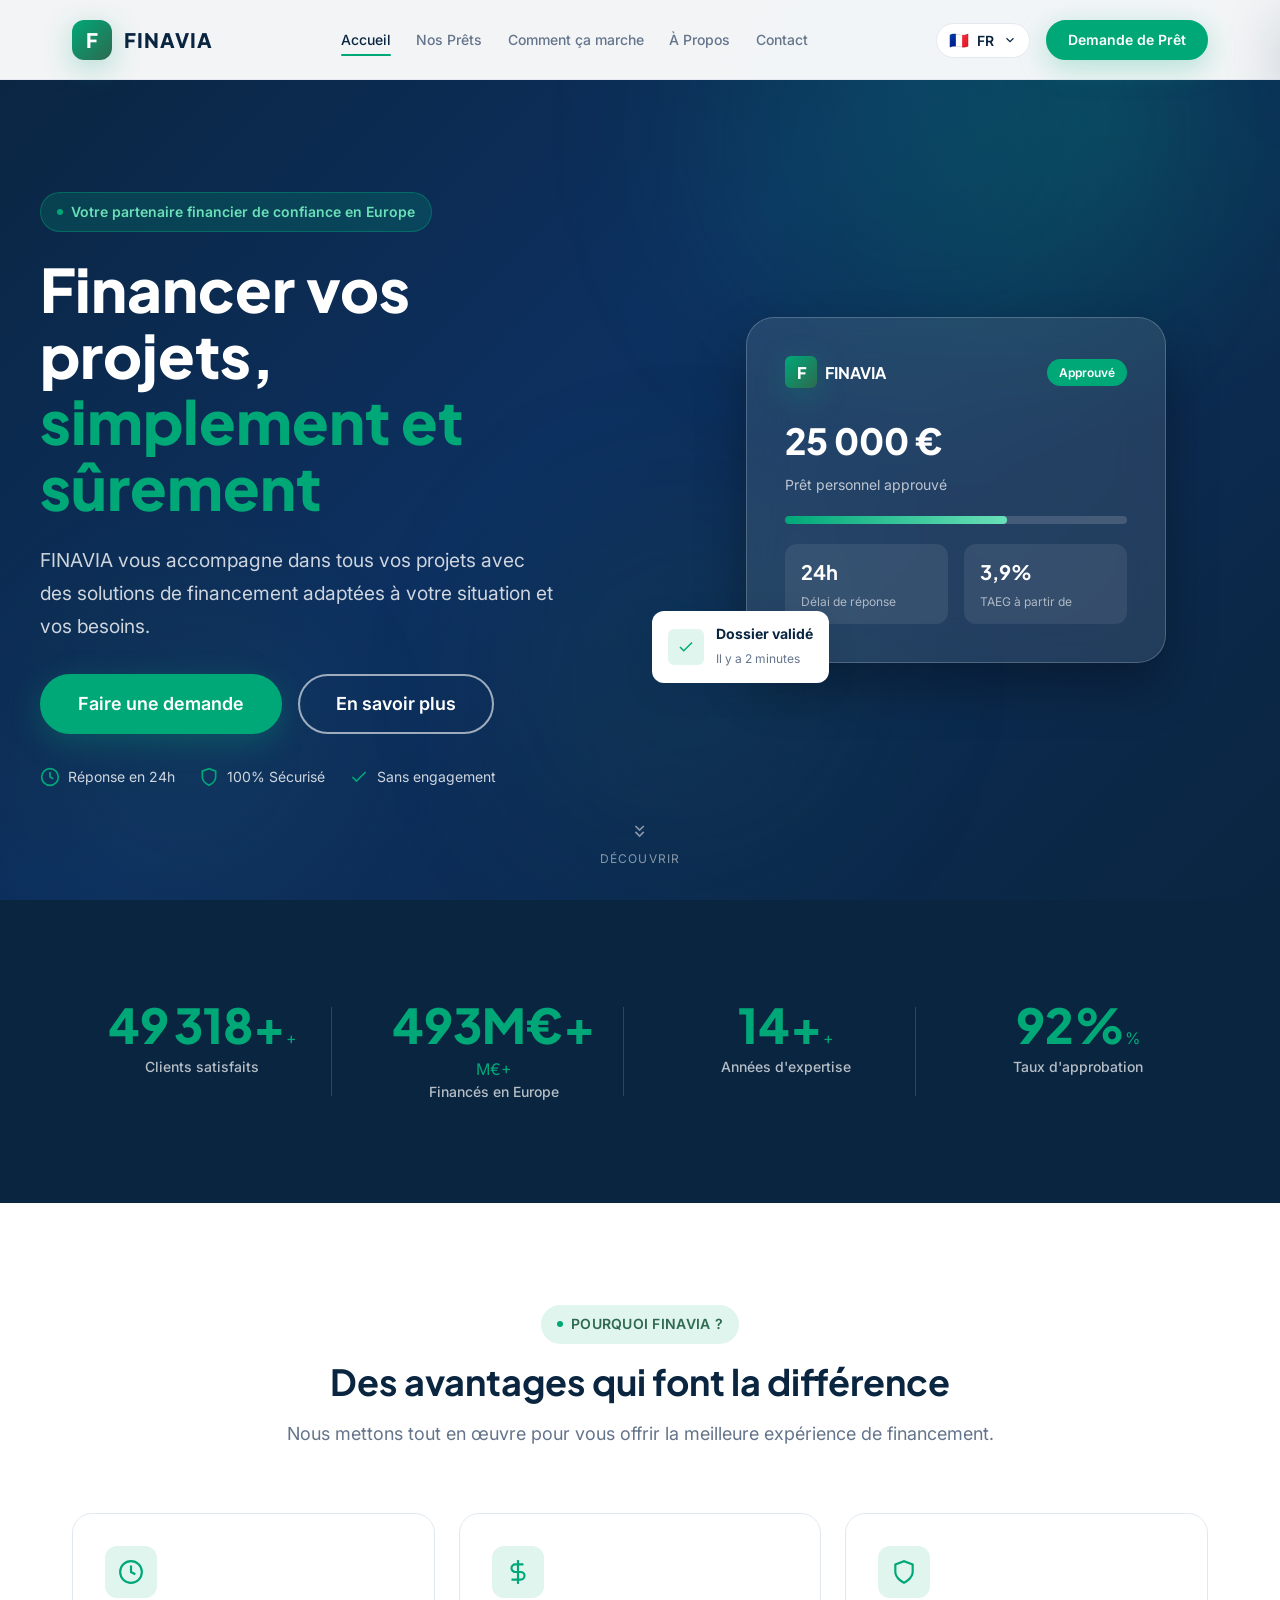
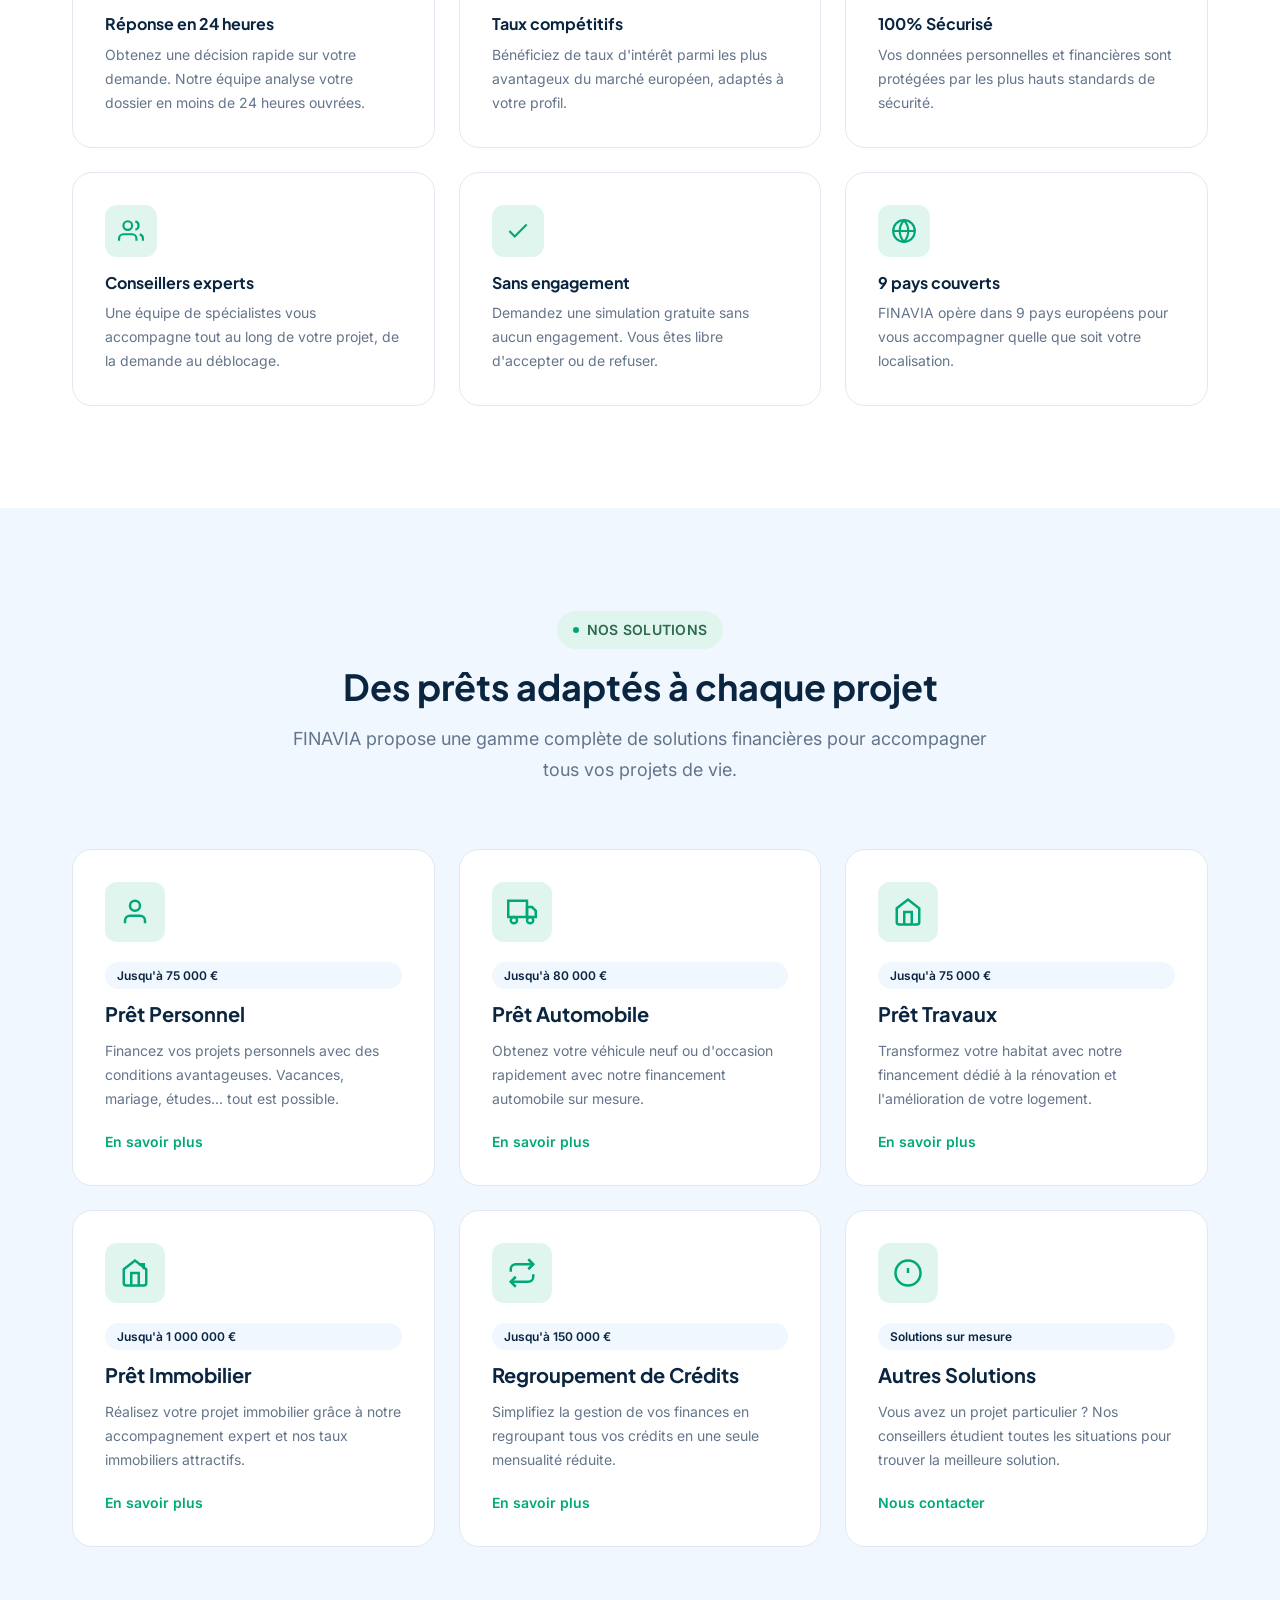
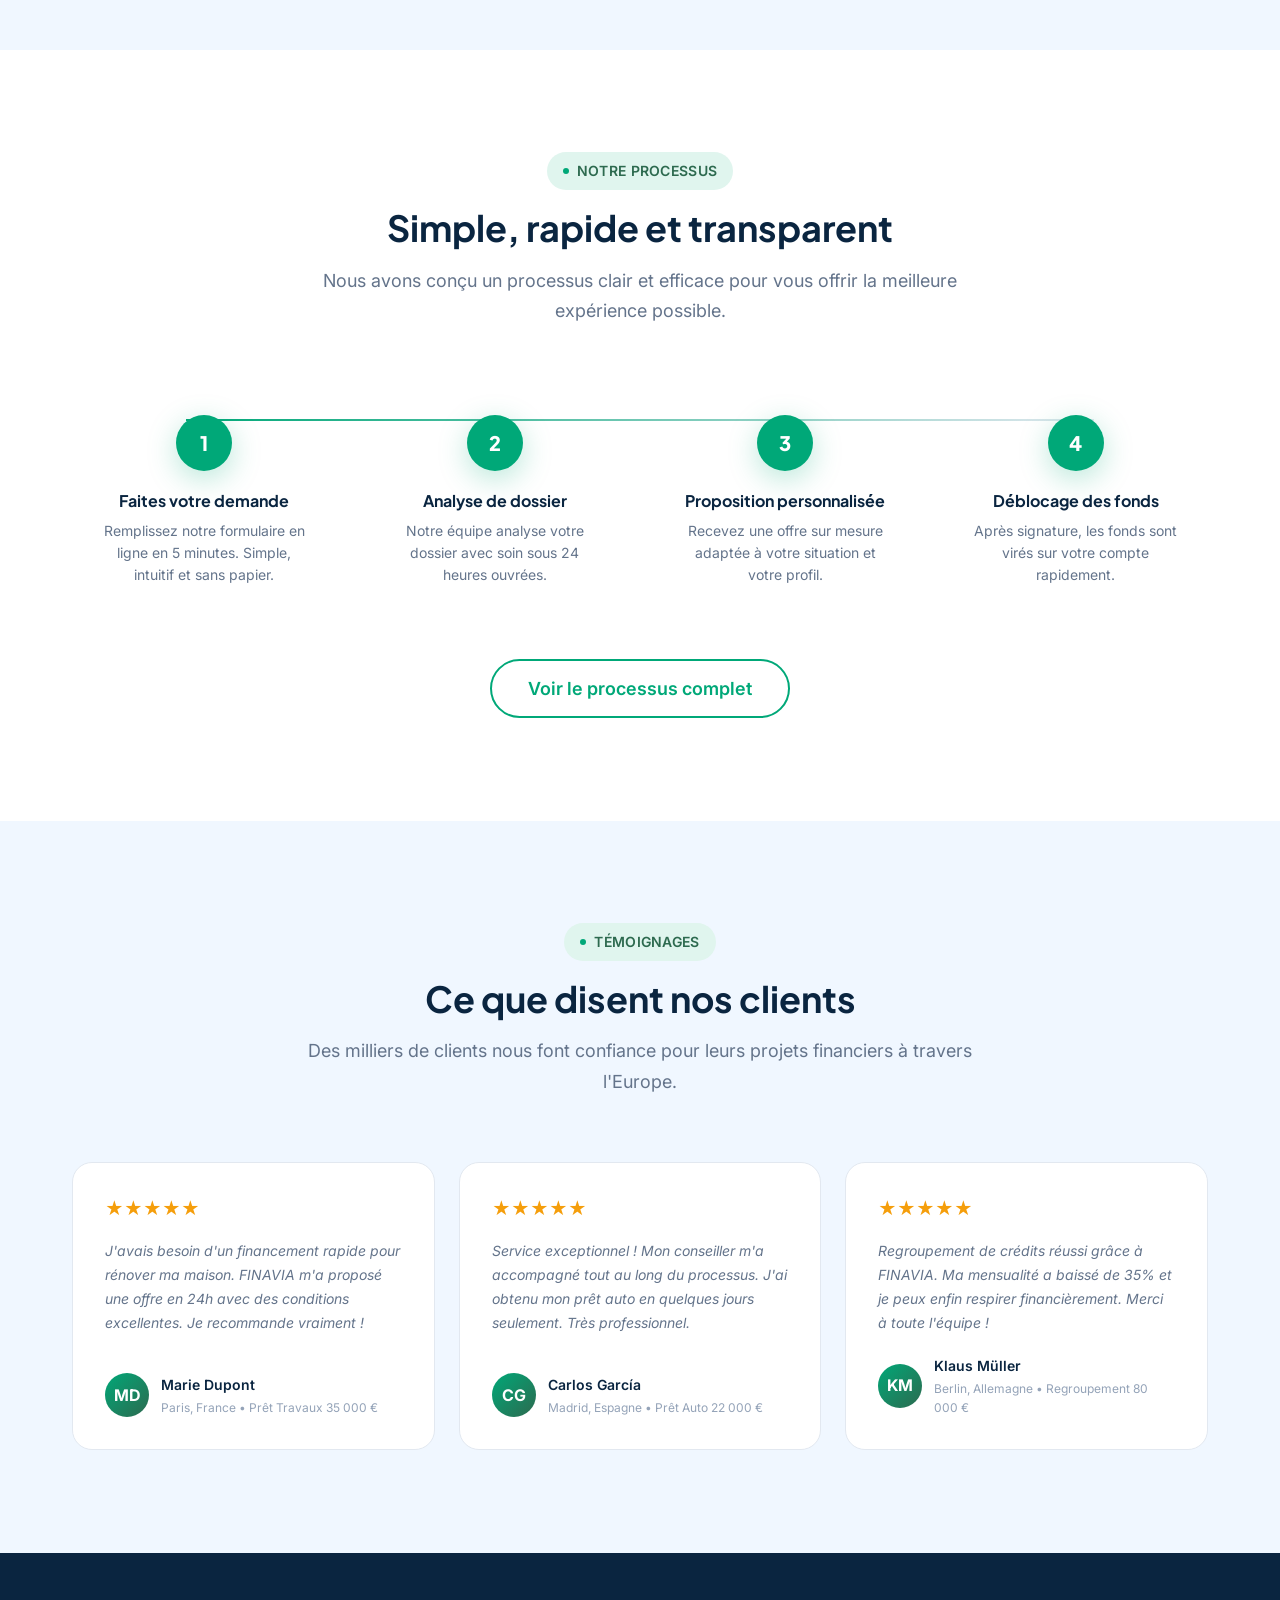
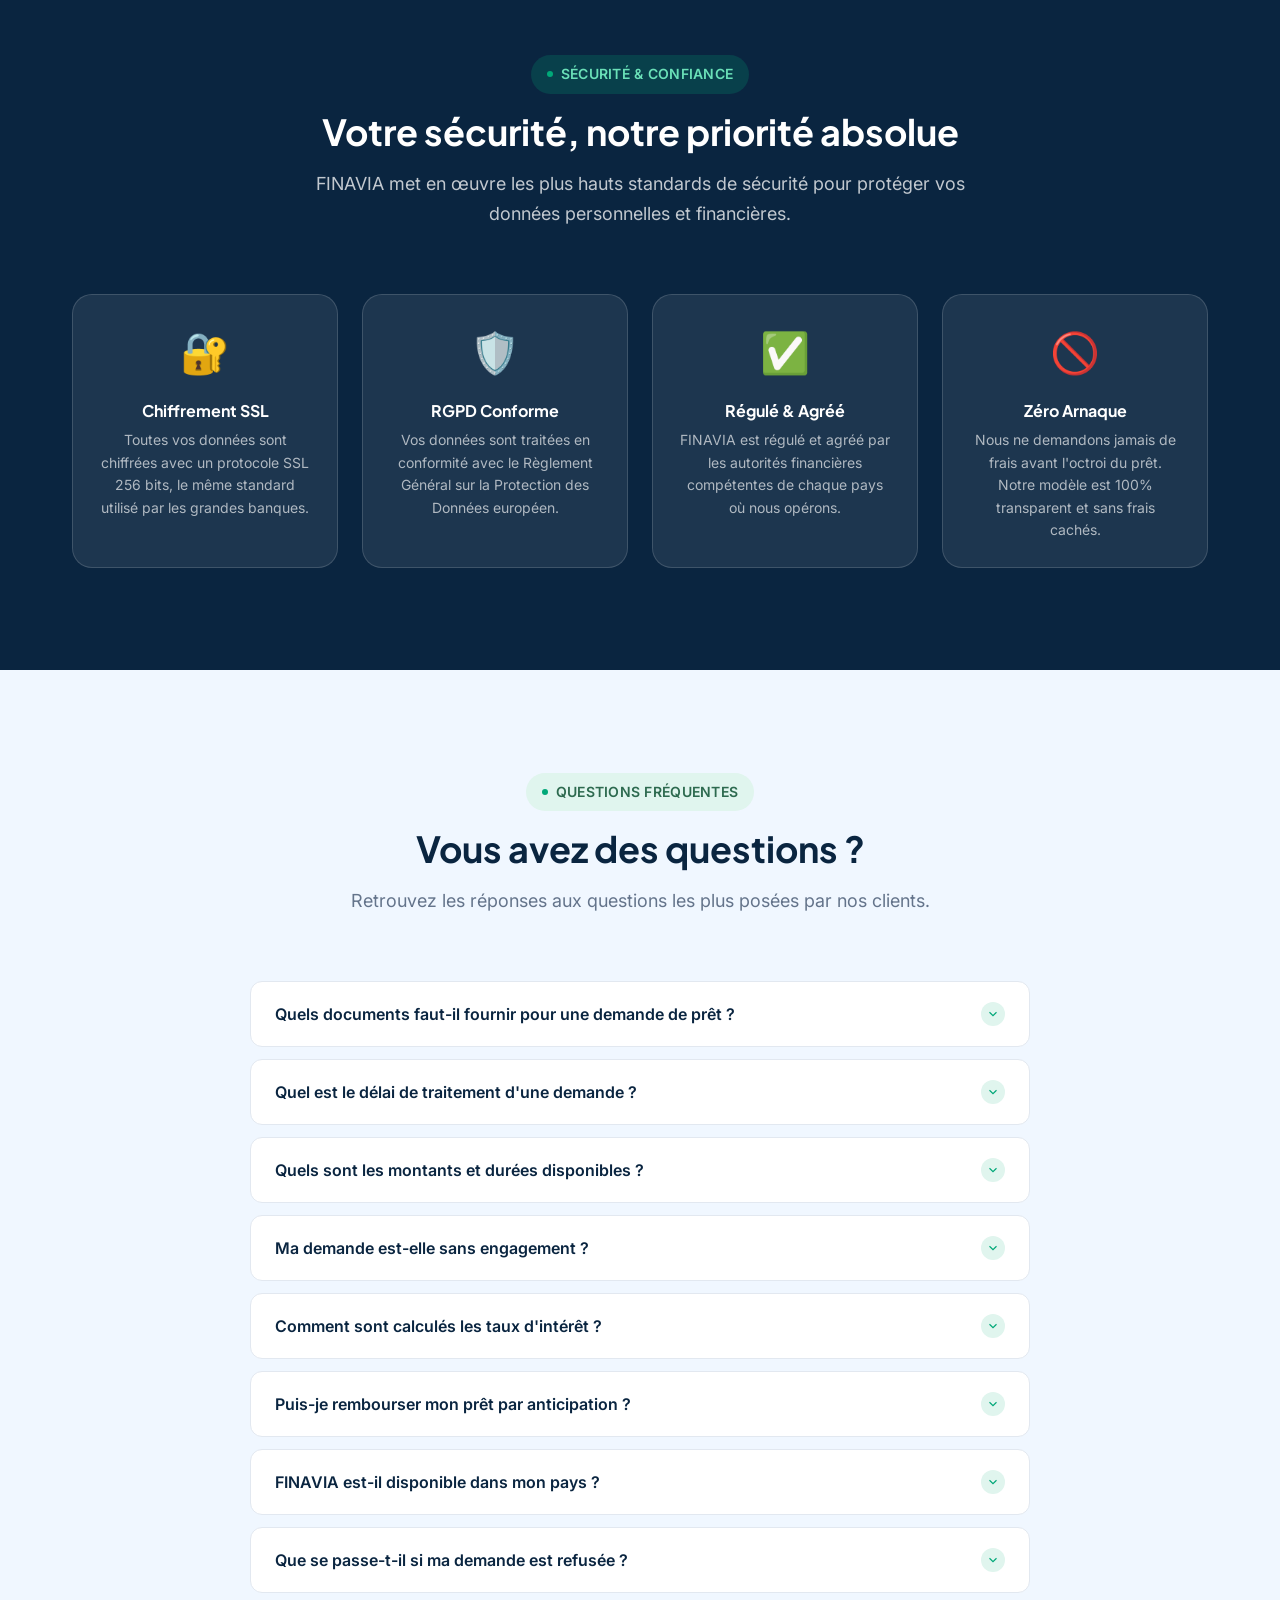
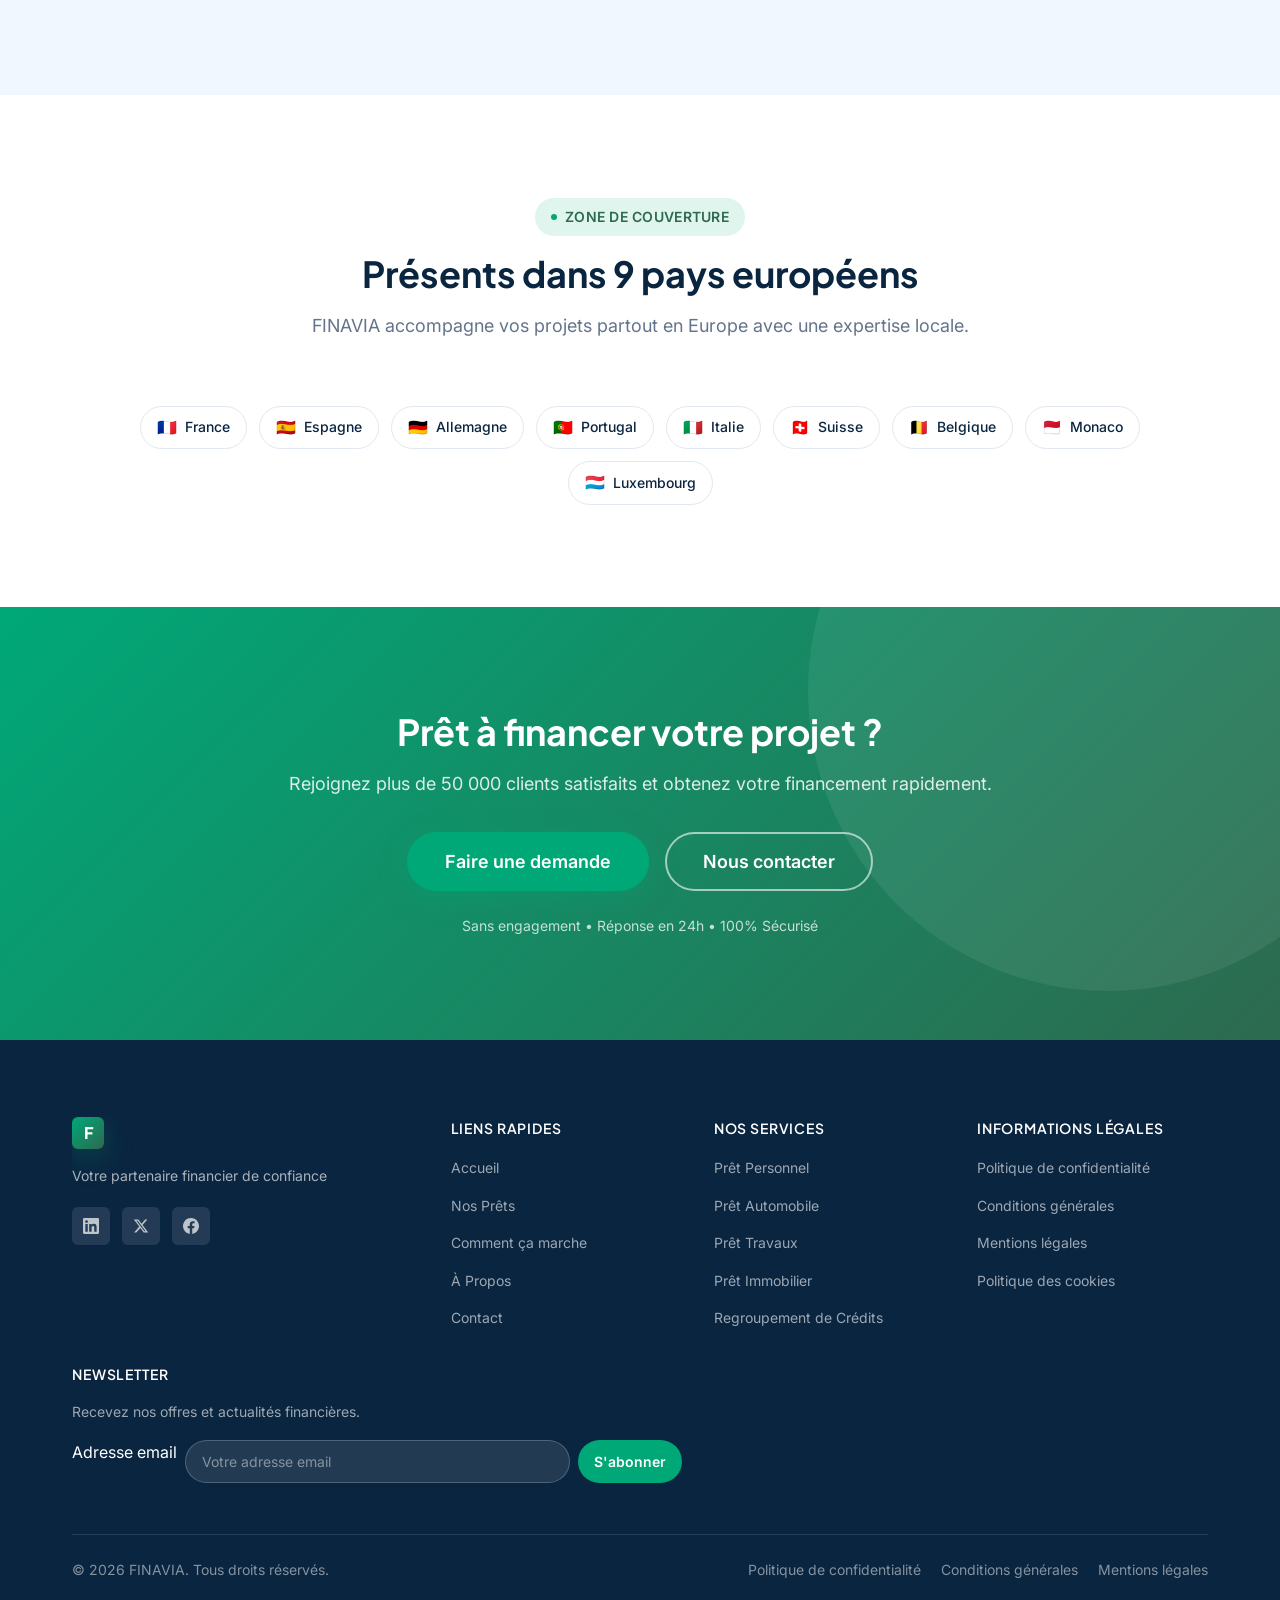
<file: index.html>
<!DOCTYPE html>
<html lang="fr">
<head>
  <meta charset="UTF-8">
  <meta name="viewport" content="width=device-width, initial-scale=1.0">
  <title>FINAVIA – Prêts en ligne rapides et sécurisés en Europe</title>
  <meta name="description" content="FINAVIA, votre partenaire financier de confiance. Prêts personnels, auto, immobiliers et regroupement de crédits en France, Espagne, Allemagne, Portugal et Italie. Réponse en 24h.">
  <meta name="keywords" content="prêt en ligne, crédit rapide, financement Europe, prêt personnel, FINAVIA">
  <meta name="robots" content="index, follow">
  <link rel="canonical" href="https://www.finavia.eu/">

  <!-- Open Graph / Réseaux sociaux -->
  <meta property="og:type" content="website">
  <meta property="og:url" content="https://www.finavia.eu/">
  <meta property="og:title" content="FINAVIA – Votre partenaire financier en Europe">
  <meta property="og:description" content="Solutions de financement adaptées : prêts personnels, auto, immobiliers. Réponse en 24h, 100% sécurisé, sans engagement.">
  <meta property="og:image" content="assets/og-image.webp">
  <meta name="twitter:card" content="summary_large_image">

  <!-- Favicon -->
  <link rel="icon" type="image/svg+xml" href="assets/favicon.svg">

  <!-- Google Fonts -->
  <link rel="preconnect" href="https://fonts.googleapis.com">
  <link rel="preconnect" href="https://fonts.gstatic.com" crossorigin>
  <link href="https://fonts.googleapis.com/css2?family=Plus+Jakarta+Sans:wght@400;500;600;700;800&family=Inter:wght@400;500;600;700&display=swap" rel="stylesheet">

  <!-- CSS -->
  <link rel="stylesheet" href="css/main.css">
  <link rel="stylesheet" href="css/animations.css">
  <link rel="stylesheet" href="css/responsive.css">

  <!-- Schema.org - Organisation -->
  <script type="application/ld+json">
  {
    "@context": "https://schema.org",
    "@type": "FinancialService",
    "name": "FINAVIA",
    "description": "Plateforme de prêts en ligne sécurisée opérant en Europe",
    "url": "https://www.finavia.eu",
    "logo": "https://www.finavia.eu/assets/logo.svg",
    "telephone": "+33123456789",
    "email": "contact@finavia.eu",
    "address": {
      "@type": "PostalAddress",
      "streetAddress": "15 Avenue des Champs-Élysées",
      "addressLocality": "Paris",
      "postalCode": "75008",
      "addressCountry": "FR"
    },
    "areaServed": ["FR","ES","DE","PT","IT","CH","BE","MC","LU"],
    "serviceType": ["Personal Loan","Auto Loan","Mortgage","Debt Consolidation"]
  }
  </script>
</head>

<body>
  <!-- Skip to content (accessibilité) -->
  <a class="skip-link" href="#main-content">Aller au contenu principal</a>

  <!-- Overlay menu mobile -->
  <div class="mobile-overlay" id="mobileOverlay" aria-hidden="true"></div>

  <!-- =============================================
       HEADER - NAVIGATION
       ============================================= -->
  <header class="site-header" id="site-header" role="banner">
    <div class="container header-inner">

      <!-- Logo -->
      <a href="index.html" class="header-logo" aria-label="FINAVIA - Accueil">
        <div class="logo-icon" aria-hidden="true">F</div>
        <span class="logo-text">FINAVIA</span>
      </a>

      <!-- Navigation Desktop -->
      <nav class="header-nav" aria-label="Navigation principale">
        <ul class="nav-list" role="list">
          <li><a href="index.html"              class="nav-link" data-i18n="nav.home">Accueil</a></li>
          <li><a href="nos-prets.html"          class="nav-link" data-i18n="nav.loans">Nos Prêts</a></li>
          <li><a href="comment-ca-marche.html"  class="nav-link" data-i18n="nav.howItWorks">Comment ça marche</a></li>
          <li><a href="a-propos.html"           class="nav-link" data-i18n="nav.about">À Propos</a></li>
          <li><a href="contact.html"            class="nav-link" data-i18n="nav.contact">Contact</a></li>
        </ul>
      </nav>

      <!-- Actions : langue + CTA + hamburger -->
      <div class="header-actions">
        <!-- Sélecteur de langue -->
        <div class="lang-switcher" id="langSwitcher" role="navigation" aria-label="Sélection de langue">
          <button class="lang-current" id="langCurrent" aria-haspopup="true" aria-expanded="false">
            <span class="lang-flag" id="currentFlag" aria-hidden="true">🇫🇷</span>
            <span class="lang-code" id="currentCode">FR</span>
            <svg class="lang-chevron" viewBox="0 0 24 24" fill="none" stroke="currentColor" stroke-width="2" aria-hidden="true">
              <polyline points="6 9 12 15 18 9"/>
            </svg>
          </button>
          <div class="lang-dropdown" id="langDropdown" role="menu">
            <button class="lang-option" data-lang="fr" role="menuitem">🇫🇷 Français</button>
            <button class="lang-option" data-lang="es" role="menuitem">🇪🇸 Español</button>
            <button class="lang-option" data-lang="de" role="menuitem">🇩🇪 Deutsch</button>
            <button class="lang-option" data-lang="pt" role="menuitem">🇵🇹 Português</button>
            <button class="lang-option" data-lang="it" role="menuitem">🇮🇹 Italiano</button>
          </div>
        </div>

        <!-- CTA Desktop -->
        <a href="demande-de-pret.html" class="btn btn-primary btn-sm" data-i18n="nav.apply">Demande de Prêt</a>

        <!-- Hamburger Mobile -->
        <button class="hamburger" id="hamburger" aria-label="Ouvrir le menu" aria-expanded="false" aria-controls="mobileMenu">
          <span class="hamburger-line" aria-hidden="true"></span>
          <span class="hamburger-line" aria-hidden="true"></span>
          <span class="hamburger-line" aria-hidden="true"></span>
        </button>
      </div>
    </div>

    <!-- Menu Mobile -->
    <div class="mobile-menu" id="mobileMenu" aria-hidden="true" role="dialog" aria-label="Menu principal">
      <div class="mobile-menu-inner">
        <div class="mobile-menu-header">
          <a href="index.html" class="header-logo">
            <div class="logo-icon logo-icon--sm">F</div>
            <span class="logo-text">FINAVIA</span>
          </a>
          <button class="mobile-menu-close" id="mobileClose" aria-label="Fermer le menu">
            <svg viewBox="0 0 24 24" fill="none" stroke="currentColor" stroke-width="2" aria-hidden="true">
              <line x1="18" y1="6" x2="6" y2="18"/><line x1="6" y1="6" x2="18" y2="18"/>
            </svg>
          </button>
        </div>

        <nav aria-label="Navigation mobile">
          <ul class="mobile-nav-list" role="list">
            <li><a href="index.html"              class="mobile-nav-link" data-i18n="nav.home">Accueil</a></li>
            <li><a href="nos-prets.html"          class="mobile-nav-link" data-i18n="nav.loans">Nos Prêts</a></li>
            <li><a href="comment-ca-marche.html"  class="mobile-nav-link" data-i18n="nav.howItWorks">Comment ça marche</a></li>
            <li><a href="a-propos.html"           class="mobile-nav-link" data-i18n="nav.about">À Propos</a></li>
            <li><a href="contact.html"            class="mobile-nav-link" data-i18n="nav.contact">Contact</a></li>
            <li><a href="demande-de-pret.html"    class="mobile-nav-link mobile-cta" data-i18n="nav.apply">Demande de Prêt</a></li>
          </ul>
        </nav>

        <div class="mobile-lang-section">
          <p class="mobile-lang-title">Langue</p>
          <div class="mobile-lang-grid">
            <button class="mobile-lang-btn active" data-lang="fr">🇫🇷 FR</button>
            <button class="mobile-lang-btn" data-lang="es">🇪🇸 ES</button>
            <button class="mobile-lang-btn" data-lang="de">🇩🇪 DE</button>
            <button class="mobile-lang-btn" data-lang="pt">🇵🇹 PT</button>
            <button class="mobile-lang-btn" data-lang="it">🇮🇹 IT</button>
          </div>
        </div>
      </div>
    </div>
  </header>

  <!-- =============================================
       CONTENU PRINCIPAL
       ============================================= -->
  <main id="main-content">

    <!-- =============================================
         HERO SECTION
         ============================================= -->
    <section class="hero" aria-label="Bannière principale">
      <!-- Lueurs décoratives -->
      <div class="hero-glow hero-glow-1" aria-hidden="true"></div>
      <div class="hero-glow hero-glow-2" aria-hidden="true"></div>

      <div class="container hero-inner">
        <!-- Contenu texte gauche -->
        <div class="hero-content">
          <div class="hero-badge" role="text" data-i18n="hero.badge">
            Votre partenaire financier de confiance en Europe
          </div>

          <h1 class="hero-title">
            <span class="hero-title-line" data-i18n="hero.title">Financer vos projets,</span>
            <span class="hero-title-highlight" data-i18n="hero.titleBold">simplement et sûrement</span>
          </h1>

          <p class="hero-subtitle" data-i18n="hero.subtitle">
            FINAVIA vous accompagne dans tous vos projets avec des solutions de financement adaptées à votre situation et vos besoins.
          </p>

          <div class="hero-ctas">
            <a href="demande-de-pret.html" class="btn btn-primary btn-lg" data-i18n="hero.cta1">
              Faire une demande
            </a>
            <a href="#services" class="btn btn-outline-white btn-lg" data-i18n="hero.cta2">
              En savoir plus
            </a>
          </div>

          <!-- Badges de confiance -->
          <div class="hero-trust" role="list" aria-label="Garanties">
            <div class="hero-trust-item" role="listitem">
              <svg class="hero-trust-icon" viewBox="0 0 24 24" fill="none" stroke="currentColor" stroke-width="2" aria-hidden="true">
                <circle cx="12" cy="12" r="10"/><polyline points="12 6 12 12 16 14"/>
              </svg>
              <span data-i18n="hero.trust1">Réponse en 24h</span>
            </div>
            <div class="hero-trust-item" role="listitem">
              <svg class="hero-trust-icon" viewBox="0 0 24 24" fill="none" stroke="currentColor" stroke-width="2" aria-hidden="true">
                <path d="M12 22s8-4 8-10V5l-8-3-8 3v7c0 6 8 10 8 10z"/>
              </svg>
              <span data-i18n="hero.trust2">100% Sécurisé</span>
            </div>
            <div class="hero-trust-item" role="listitem">
              <svg class="hero-trust-icon" viewBox="0 0 24 24" fill="none" stroke="currentColor" stroke-width="2" aria-hidden="true">
                <polyline points="20 6 9 17 4 12"/>
              </svg>
              <span data-i18n="hero.trust3">Sans engagement</span>
            </div>
          </div>
        </div>

        <!-- Visuel : carte flottante droite -->
        <div class="hero-visual" aria-hidden="true">
          <div class="hero-card anim-float" role="presentation">
            <div class="hero-card-header">
              <div class="hero-card-logo">
                <div class="logo-icon logo-icon--sm">F</div>
                <span>FINAVIA</span>
              </div>
              <span class="hero-card-badge" data-i18n="hero.card.badge">Approuvé</span>
            </div>
            <div class="hero-card-amount" data-i18n="hero.card.amount">25 000 €</div>
            <div class="hero-card-label" data-i18n="hero.card.label">Prêt personnel approuvé</div>
            <div class="hero-card-bar-wrap">
              <div class="hero-card-bar"></div>
            </div>
            <div class="hero-card-stats">
              <div class="hero-card-stat">
                <div class="hero-card-stat-value" data-i18n="hero.card.stat1.value">24h</div>
                <div class="hero-card-stat-label" data-i18n="hero.card.stat1.label">Délai de réponse</div>
              </div>
              <div class="hero-card-stat">
                <div class="hero-card-stat-value" data-i18n="hero.card.stat2.value">3,9%</div>
                <div class="hero-card-stat-label" data-i18n="hero.card.stat2.label">TAEG à partir de</div>
              </div>
            </div>
          </div>

          <!-- Badge flottant -->
          <div class="hero-floating-badge">
            <div class="hero-floating-icon">
              <svg viewBox="0 0 24 24" fill="none" stroke="currentColor" stroke-width="2">
                <polyline points="20 6 9 17 4 12"/>
              </svg>
            </div>
            <div class="hero-floating-text">
              <strong data-i18n="hero.float.title">Dossier validé</strong>
              <span data-i18n="hero.float.text">Il y a 2 minutes</span>
            </div>
          </div>
        </div>
      </div>

      <!-- Indicateur de scroll -->
      <div class="hero-scroll" role="button" aria-label="Défiler vers le bas" tabindex="0">
        <svg viewBox="0 0 24 24" fill="none" stroke="currentColor" stroke-width="2" aria-hidden="true">
          <polyline points="7 13 12 18 17 13"/><polyline points="7 6 12 11 17 6"/>
        </svg>
        <span data-i18n="hero.scroll">DÉCOUVRIR</span>
      </div>
    </section>

    <!-- =============================================
         STATISTIQUES CLÉS
         ============================================= -->
    <section class="stats-section" aria-label="Chiffres clés">
      <div class="container">
        <div class="stats-grid" role="list">
          <div class="stat-item" role="listitem">
            <span class="stat-value"
                  data-counter="50000"
                  data-suffix="+"
                  data-i18n="stats.1.value">50 000</span><span class="stat-suffix" data-i18n="stats.1.suffix" aria-hidden="true">+</span>
            <p class="stat-label" data-i18n="stats.1.label">Clients satisfaits</p>
          </div>
          <div class="stat-item" role="listitem">
            <span class="stat-value"
                  data-counter="500"
                  data-suffix="M€+"
                  data-i18n="stats.2.value">500</span><span class="stat-suffix" data-i18n="stats.2.suffix" aria-hidden="true">M€+</span>
            <p class="stat-label" data-i18n="stats.2.label">Financés en Europe</p>
          </div>
          <div class="stat-item" role="listitem">
            <span class="stat-value"
                  data-counter="15"
                  data-suffix="+"
                  data-i18n="stats.3.value">15</span><span class="stat-suffix" data-i18n="stats.3.suffix" aria-hidden="true">+</span>
            <p class="stat-label" data-i18n="stats.3.label">Années d'expertise</p>
          </div>
          <div class="stat-item" role="listitem">
            <span class="stat-value"
                  data-counter="94"
                  data-suffix="%"
                  data-i18n="stats.4.value">94</span><span class="stat-suffix" data-i18n="stats.4.suffix" aria-hidden="true">%</span>
            <p class="stat-label" data-i18n="stats.4.label">Taux d'approbation</p>
          </div>
        </div>
      </div>
    </section>

    <!-- =============================================
         AVANTAGES
         ============================================= -->
    <section class="section" aria-labelledby="advantages-title">
      <div class="container">
        <div class="section-header">
          <span class="section-badge" data-i18n="advantages.badge">Pourquoi FINAVIA ?</span>
          <h2 class="section-title" id="advantages-title" data-i18n="advantages.title">Des avantages qui font la différence</h2>
          <p class="section-subtitle" data-i18n="advantages.subtitle">Nous mettons tout en œuvre pour vous offrir la meilleure expérience de financement.</p>
        </div>
        <div class="advantages-grid" role="list">
          <!-- Avantage 1 -->
          <div class="advantage-card reveal" role="listitem">
            <div class="advantage-icon" aria-hidden="true">
              <svg viewBox="0 0 24 24" fill="none" stroke="currentColor" stroke-width="2">
                <circle cx="12" cy="12" r="10"/><polyline points="12 6 12 12 16 14"/>
              </svg>
            </div>
            <h3 class="advantage-title" data-i18n="adv.1.title">Réponse en 24 heures</h3>
            <p class="advantage-desc" data-i18n="adv.1.desc">Obtenez une décision rapide sur votre demande.</p>
          </div>
          <!-- Avantage 2 -->
          <div class="advantage-card reveal" role="listitem">
            <div class="advantage-icon" aria-hidden="true">
              <svg viewBox="0 0 24 24" fill="none" stroke="currentColor" stroke-width="2">
                <line x1="12" y1="1" x2="12" y2="23"/><path d="M17 5H9.5a3.5 3.5 0 0 0 0 7h5a3.5 3.5 0 0 1 0 7H6"/>
              </svg>
            </div>
            <h3 class="advantage-title" data-i18n="adv.2.title">Taux compétitifs</h3>
            <p class="advantage-desc" data-i18n="adv.2.desc">Bénéficiez de taux parmi les plus avantageux du marché européen.</p>
          </div>
          <!-- Avantage 3 -->
          <div class="advantage-card reveal" role="listitem">
            <div class="advantage-icon" aria-hidden="true">
              <svg viewBox="0 0 24 24" fill="none" stroke="currentColor" stroke-width="2">
                <path d="M12 22s8-4 8-10V5l-8-3-8 3v7c0 6 8 10 8 10z"/>
              </svg>
            </div>
            <h3 class="advantage-title" data-i18n="adv.3.title">100% Sécurisé</h3>
            <p class="advantage-desc" data-i18n="adv.3.desc">Vos données protégées par les plus hauts standards de sécurité.</p>
          </div>
          <!-- Avantage 4 -->
          <div class="advantage-card reveal" role="listitem">
            <div class="advantage-icon" aria-hidden="true">
              <svg viewBox="0 0 24 24" fill="none" stroke="currentColor" stroke-width="2">
                <path d="M17 21v-2a4 4 0 0 0-4-4H5a4 4 0 0 0-4 4v2"/><circle cx="9" cy="7" r="4"/>
                <path d="M23 21v-2a4 4 0 0 0-3-3.87"/><path d="M16 3.13a4 4 0 0 1 0 7.75"/>
              </svg>
            </div>
            <h3 class="advantage-title" data-i18n="adv.4.title">Conseillers experts</h3>
            <p class="advantage-desc" data-i18n="adv.4.desc">Une équipe de spécialistes vous accompagne tout au long.</p>
          </div>
          <!-- Avantage 5 -->
          <div class="advantage-card reveal" role="listitem">
            <div class="advantage-icon" aria-hidden="true">
              <svg viewBox="0 0 24 24" fill="none" stroke="currentColor" stroke-width="2">
                <polyline points="20 6 9 17 4 12"/>
              </svg>
            </div>
            <h3 class="advantage-title" data-i18n="adv.5.title">Sans engagement</h3>
            <p class="advantage-desc" data-i18n="adv.5.desc">Simulation gratuite. Libre d'accepter ou de refuser.</p>
          </div>
          <!-- Avantage 6 -->
          <div class="advantage-card reveal" role="listitem">
            <div class="advantage-icon" aria-hidden="true">
              <svg viewBox="0 0 24 24" fill="none" stroke="currentColor" stroke-width="2">
                <circle cx="12" cy="12" r="10"/><line x1="2" y1="12" x2="22" y2="12"/>
                <path d="M12 2a15.3 15.3 0 0 1 4 10 15.3 15.3 0 0 1-4 10 15.3 15.3 0 0 1-4-10 15.3 15.3 0 0 1 4-10z"/>
              </svg>
            </div>
            <h3 class="advantage-title" data-i18n="adv.6.title">9 pays couverts</h3>
            <p class="advantage-desc" data-i18n="adv.6.desc">Présents dans 9 pays européens pour vous accompagner partout.</p>
          </div>
        </div>
      </div>
    </section>

    <!-- =============================================
         NOS SERVICES
         ============================================= -->
    <section class="section section--alt" id="services" aria-labelledby="services-title">
      <div class="container">
        <div class="section-header">
          <span class="section-badge" data-i18n="services.badge">Nos solutions</span>
          <h2 class="section-title" id="services-title" data-i18n="services.title">Des prêts adaptés à chaque projet</h2>
          <p class="section-subtitle" data-i18n="services.subtitle">FINAVIA propose une gamme complète de solutions financières pour accompagner tous vos projets de vie.</p>
        </div>

        <div class="services-grid" role="list">
          <!-- Prêt Personnel -->
          <article class="service-card" role="listitem">
            <div class="service-card-icon" aria-hidden="true">
              <svg viewBox="0 0 24 24" fill="none" stroke="currentColor" stroke-width="2">
                <path d="M20 21v-2a4 4 0 0 0-4-4H8a4 4 0 0 0-4 4v2"/><circle cx="12" cy="7" r="4"/>
              </svg>
            </div>
            <span class="service-card-tag" data-i18n="service.personal.tag">Jusqu'à 75 000 €</span>
            <h3 class="service-card-title" data-i18n="service.personal.title">Prêt Personnel</h3>
            <p class="service-card-desc" data-i18n="service.personal.desc">Financez vos projets personnels avec des conditions avantageuses et flexibles.</p>
            <a href="nos-prets.html#personnel" class="service-card-link" data-i18n="service.personal.cta">
              En savoir plus
              <svg viewBox="0 0 24 24" fill="none" stroke="currentColor" stroke-width="2" aria-hidden="true"><polyline points="9 18 15 12 9 6"/></svg>
            </a>
          </article>

          <!-- Prêt Auto -->
          <article class="service-card" role="listitem">
            <div class="service-card-icon" aria-hidden="true">
              <svg viewBox="0 0 24 24" fill="none" stroke="currentColor" stroke-width="2">
                <rect x="1" y="3" width="15" height="13"/><polygon points="16 8 20 8 23 11 23 16 16 16 16 8"/>
                <circle cx="5.5" cy="18.5" r="2.5"/><circle cx="18.5" cy="18.5" r="2.5"/>
              </svg>
            </div>
            <span class="service-card-tag" data-i18n="service.auto.tag">Jusqu'à 80 000 €</span>
            <h3 class="service-card-title" data-i18n="service.auto.title">Prêt Automobile</h3>
            <p class="service-card-desc" data-i18n="service.auto.desc">Obtenez votre véhicule rapidement avec notre financement automobile sur mesure.</p>
            <a href="nos-prets.html#auto" class="service-card-link" data-i18n="service.auto.cta">
              En savoir plus
              <svg viewBox="0 0 24 24" fill="none" stroke="currentColor" stroke-width="2" aria-hidden="true"><polyline points="9 18 15 12 9 6"/></svg>
            </a>
          </article>

          <!-- Prêt Travaux -->
          <article class="service-card" role="listitem">
            <div class="service-card-icon" aria-hidden="true">
              <svg viewBox="0 0 24 24" fill="none" stroke="currentColor" stroke-width="2">
                <path d="M3 9l9-7 9 7v11a2 2 0 0 1-2 2H5a2 2 0 0 1-2-2z"/><polyline points="9 22 9 12 15 12 15 22"/>
              </svg>
            </div>
            <span class="service-card-tag" data-i18n="service.travaux.tag">Jusqu'à 75 000 €</span>
            <h3 class="service-card-title" data-i18n="service.travaux.title">Prêt Travaux</h3>
            <p class="service-card-desc" data-i18n="service.travaux.desc">Transformez votre habitat avec notre financement dédié aux travaux.</p>
            <a href="nos-prets.html#travaux" class="service-card-link" data-i18n="service.travaux.cta">
              En savoir plus
              <svg viewBox="0 0 24 24" fill="none" stroke="currentColor" stroke-width="2" aria-hidden="true"><polyline points="9 18 15 12 9 6"/></svg>
            </a>
          </article>

          <!-- Prêt Immobilier -->
          <article class="service-card" role="listitem">
            <div class="service-card-icon" aria-hidden="true">
              <svg viewBox="0 0 24 24" fill="none" stroke="currentColor" stroke-width="2">
                <path d="M3 9l9-7 9 7v11a2 2 0 0 1-2 2H5a2 2 0 0 1-2-2z"/>
                <polyline points="9 22 9 12 15 12 15 22"/><path d="M19 9V5h-4"/>
              </svg>
            </div>
            <span class="service-card-tag" data-i18n="service.immo.tag">Jusqu'à 1 000 000 €</span>
            <h3 class="service-card-title" data-i18n="service.immo.title">Prêt Immobilier</h3>
            <p class="service-card-desc" data-i18n="service.immo.desc">Réalisez votre projet immobilier avec notre accompagnement expert.</p>
            <a href="nos-prets.html#immo" class="service-card-link" data-i18n="service.immo.cta">
              En savoir plus
              <svg viewBox="0 0 24 24" fill="none" stroke="currentColor" stroke-width="2" aria-hidden="true"><polyline points="9 18 15 12 9 6"/></svg>
            </a>
          </article>

          <!-- Regroupement -->
          <article class="service-card" role="listitem">
            <div class="service-card-icon" aria-hidden="true">
              <svg viewBox="0 0 24 24" fill="none" stroke="currentColor" stroke-width="2">
                <polyline points="17 1 21 5 17 9"/><path d="M3 11V9a4 4 0 0 1 4-4h14"/>
                <polyline points="7 23 3 19 7 15"/><path d="M21 13v2a4 4 0 0 1-4 4H3"/>
              </svg>
            </div>
            <span class="service-card-tag" data-i18n="service.regroupement.tag">Jusqu'à 150 000 €</span>
            <h3 class="service-card-title" data-i18n="service.regroupement.title">Regroupement de Crédits</h3>
            <p class="service-card-desc" data-i18n="service.regroupement.desc">Simplifiez vos remboursements en regroupant tous vos crédits.</p>
            <a href="nos-prets.html#regroupement" class="service-card-link" data-i18n="service.regroupement.cta">
              En savoir plus
              <svg viewBox="0 0 24 24" fill="none" stroke="currentColor" stroke-width="2" aria-hidden="true"><polyline points="9 18 15 12 9 6"/></svg>
            </a>
          </article>

          <!-- Autres Solutions -->
          <article class="service-card" role="listitem">
            <div class="service-card-icon" aria-hidden="true">
              <svg viewBox="0 0 24 24" fill="none" stroke="currentColor" stroke-width="2">
                <circle cx="12" cy="12" r="10"/><line x1="12" y1="8" x2="12" y2="12"/>
                <line x1="12" y1="16" x2="12.01" y2="16"/>
              </svg>
            </div>
            <span class="service-card-tag" data-i18n="service.other.tag">Solutions sur mesure</span>
            <h3 class="service-card-title" data-i18n="service.other.title">Autres Solutions</h3>
            <p class="service-card-desc" data-i18n="service.other.desc">Découvrez nos autres solutions financières adaptées à vos besoins.</p>
            <a href="contact.html" class="service-card-link" data-i18n="service.other.cta">
              Nous contacter
              <svg viewBox="0 0 24 24" fill="none" stroke="currentColor" stroke-width="2" aria-hidden="true"><polyline points="9 18 15 12 9 6"/></svg>
            </a>
          </article>
        </div>
      </div>
    </section>

    <!-- =============================================
         COMMENT ÇA MARCHE (APERÇU)
         ============================================= -->
    <section class="section" aria-labelledby="how-title">
      <div class="container">
        <div class="section-header">
          <span class="section-badge" data-i18n="how.badge">Notre processus</span>
          <h2 class="section-title" id="how-title" data-i18n="how.title">Simple, rapide et transparent</h2>
          <p class="section-subtitle" data-i18n="how.subtitle">Nous avons conçu un processus clair et efficace pour vous offrir la meilleure expérience possible.</p>
        </div>

        <div class="steps-grid" role="list">
          <div class="step-card" role="listitem">
            <div class="step-number" aria-hidden="true">1</div>
            <h3 class="step-title" data-i18n="how.step1.title">Faites votre demande</h3>
            <p class="step-desc" data-i18n="how.step1.desc">Remplissez notre formulaire en ligne en 5 minutes.</p>
          </div>
          <div class="step-card" role="listitem">
            <div class="step-number" aria-hidden="true">2</div>
            <h3 class="step-title" data-i18n="how.step2.title">Analyse de dossier</h3>
            <p class="step-desc" data-i18n="how.step2.desc">Notre équipe analyse votre dossier sous 24 heures.</p>
          </div>
          <div class="step-card" role="listitem">
            <div class="step-number" aria-hidden="true">3</div>
            <h3 class="step-title" data-i18n="how.step3.title">Proposition personnalisée</h3>
            <p class="step-desc" data-i18n="how.step3.desc">Recevez une offre adaptée à votre situation.</p>
          </div>
          <div class="step-card" role="listitem">
            <div class="step-number" aria-hidden="true">4</div>
            <h3 class="step-title" data-i18n="how.step4.title">Déblocage des fonds</h3>
            <p class="step-desc" data-i18n="how.step4.desc">Les fonds sont virés rapidement sur votre compte.</p>
          </div>
        </div>

        <div style="text-align:center; margin-top:3rem;">
          <a href="comment-ca-marche.html" class="btn btn-secondary btn-lg" data-i18n="how.cta">
            Voir le processus complet
          </a>
        </div>
      </div>
    </section>

    <!-- =============================================
         TÉMOIGNAGES
         ============================================= -->
    <section class="section section--alt" aria-labelledby="testimonials-title">
      <div class="container">
        <div class="section-header">
          <span class="section-badge" data-i18n="testimonials.badge">Témoignages</span>
          <h2 class="section-title" id="testimonials-title" data-i18n="testimonials.title">Ce que disent nos clients</h2>
          <p class="section-subtitle" data-i18n="testimonials.subtitle">Des milliers de clients nous font confiance pour leurs projets financiers.</p>
        </div>

        <div class="testimonials-grid" role="list">
          <!-- Témoignage 1 -->
          <article class="testimonial-card" role="listitem">
            <div class="testimonial-stars" aria-label="5 étoiles sur 5">★★★★★</div>
            <blockquote class="testimonial-text" data-i18n="testimonial.1.text">
              "J'avais besoin d'un financement rapide pour rénover ma maison. FINAVIA m'a proposé une offre en 24h. Je recommande vraiment !"
            </blockquote>
            <div class="testimonial-author">
              <div class="testimonial-avatar" aria-hidden="true">MD</div>
              <div>
                <div class="testimonial-name" data-i18n="testimonial.1.name">Marie Dupont</div>
                <div class="testimonial-info" data-i18n="testimonial.1.info">Paris, France • Prêt Travaux 35 000 €</div>
              </div>
            </div>
          </article>

          <!-- Témoignage 2 -->
          <article class="testimonial-card" role="listitem">
            <div class="testimonial-stars" aria-label="5 étoiles sur 5">★★★★★</div>
            <blockquote class="testimonial-text" data-i18n="testimonial.2.text">
              "Service exceptionnel ! Mon conseiller m'a accompagné tout au long du processus. J'ai obtenu mon prêt auto en quelques jours."
            </blockquote>
            <div class="testimonial-author">
              <div class="testimonial-avatar" aria-hidden="true">CG</div>
              <div>
                <div class="testimonial-name" data-i18n="testimonial.2.name">Carlos García</div>
                <div class="testimonial-info" data-i18n="testimonial.2.info">Madrid, Espagne • Prêt Auto 22 000 €</div>
              </div>
            </div>
          </article>

          <!-- Témoignage 3 -->
          <article class="testimonial-card" role="listitem">
            <div class="testimonial-stars" aria-label="5 étoiles sur 5">★★★★★</div>
            <blockquote class="testimonial-text" data-i18n="testimonial.3.text">
              "Regroupement de crédits réussi grâce à FINAVIA. Ma mensualité a baissé de 35% et je peux enfin respirer financièrement."
            </blockquote>
            <div class="testimonial-author">
              <div class="testimonial-avatar" aria-hidden="true">KM</div>
              <div>
                <div class="testimonial-name" data-i18n="testimonial.3.name">Klaus Müller</div>
                <div class="testimonial-info" data-i18n="testimonial.3.info">Berlin, Allemagne • Regroupement 80 000 €</div>
              </div>
            </div>
          </article>
        </div>
      </div>
    </section>

    <!-- =============================================
         SÉCURITÉ
         ============================================= -->
    <section class="section section--dark" aria-labelledby="security-title">
      <div class="container">
        <div class="section-header">
          <span class="section-badge" style="background:rgba(0,168,120,0.2);color:#6AE0B8;" data-i18n="security.badge">Sécurité & Confiance</span>
          <h2 class="section-title" id="security-title" data-i18n="security.title">Votre sécurité, notre priorité absolue</h2>
          <p class="section-subtitle" data-i18n="security.subtitle">FINAVIA met en œuvre les plus hauts standards de sécurité.</p>
        </div>

        <div class="security-grid" role="list">
          <div class="security-item" role="listitem">
            <span class="security-icon" aria-hidden="true">🔐</span>
            <h3 class="security-title" data-i18n="security.1.title">Chiffrement SSL</h3>
            <p class="security-desc" data-i18n="security.1.desc">Données chiffrées avec un protocole SSL 256 bits.</p>
          </div>
          <div class="security-item" role="listitem">
            <span class="security-icon" aria-hidden="true">🛡️</span>
            <h3 class="security-title" data-i18n="security.2.title">RGPD Conforme</h3>
            <p class="security-desc" data-i18n="security.2.desc">Conformité totale avec la réglementation européenne.</p>
          </div>
          <div class="security-item" role="listitem">
            <span class="security-icon" aria-hidden="true">✅</span>
            <h3 class="security-title" data-i18n="security.3.title">Régulé & Agréé</h3>
            <p class="security-desc" data-i18n="security.3.desc">Agréé par les autorités financières européennes.</p>
          </div>
          <div class="security-item" role="listitem">
            <span class="security-icon" aria-hidden="true">🚫</span>
            <h3 class="security-title" data-i18n="security.4.title">Zéro Arnaque</h3>
            <p class="security-desc" data-i18n="security.4.desc">Aucun frais avant l'octroi du prêt. 100% transparent.</p>
          </div>
        </div>
      </div>
    </section>

    <!-- =============================================
         FAQ
         ============================================= -->
    <section class="section section--alt" aria-labelledby="faq-title">
      <div class="container">
        <div class="section-header">
          <span class="section-badge" data-i18n="faq.badge">Questions fréquentes</span>
          <h2 class="section-title" id="faq-title" data-i18n="faq.title">Vous avez des questions ?</h2>
          <p class="section-subtitle" data-i18n="faq.subtitle">Retrouvez les réponses aux questions les plus fréquemment posées.</p>
        </div>

        <div class="faq-list" role="list">
          <!-- FAQ 1 -->
          <div class="faq-item" role="listitem">
            <button class="faq-question" aria-expanded="false">
              <span class="faq-question-text" data-i18n="faq.q1">Quels documents faut-il fournir pour une demande de prêt ?</span>
              <span class="faq-icon" aria-hidden="true">
                <svg viewBox="0 0 24 24" fill="none" stroke="currentColor" stroke-width="2"><polyline points="6 9 12 15 18 9"/></svg>
              </span>
            </button>
            <div class="faq-answer">
              <div class="faq-answer-inner" data-i18n="faq.a1">
                Pour une demande de prêt, vous aurez besoin de votre pièce d'identité, de vos 3 derniers bulletins de salaire, de vos 3 derniers relevés bancaires et d'un justificatif de domicile récent.
              </div>
            </div>
          </div>
          <!-- FAQ 2 -->
          <div class="faq-item" role="listitem">
            <button class="faq-question" aria-expanded="false">
              <span class="faq-question-text" data-i18n="faq.q2">Quel est le délai de traitement d'une demande ?</span>
              <span class="faq-icon" aria-hidden="true">
                <svg viewBox="0 0 24 24" fill="none" stroke="currentColor" stroke-width="2"><polyline points="6 9 12 15 18 9"/></svg>
              </span>
            </button>
            <div class="faq-answer">
              <div class="faq-answer-inner" data-i18n="faq.a2">Notre équipe s'engage à analyser votre dossier en moins de 24 heures ouvrées.</div>
            </div>
          </div>
          <!-- FAQ 3 -->
          <div class="faq-item" role="listitem">
            <button class="faq-question" aria-expanded="false">
              <span class="faq-question-text" data-i18n="faq.q3">Quels sont les montants et durées disponibles ?</span>
              <span class="faq-icon" aria-hidden="true">
                <svg viewBox="0 0 24 24" fill="none" stroke="currentColor" stroke-width="2"><polyline points="6 9 12 15 18 9"/></svg>
              </span>
            </button>
            <div class="faq-answer">
              <div class="faq-answer-inner" data-i18n="faq.a3">Nos prêts vont de 1 000 € à 1 000 000 €, avec des durées de 12 à 300 mois selon le type.</div>
            </div>
          </div>
          <!-- FAQ 4 -->
          <div class="faq-item" role="listitem">
            <button class="faq-question" aria-expanded="false">
              <span class="faq-question-text" data-i18n="faq.q4">Ma demande est-elle sans engagement ?</span>
              <span class="faq-icon" aria-hidden="true">
                <svg viewBox="0 0 24 24" fill="none" stroke="currentColor" stroke-width="2"><polyline points="6 9 12 15 18 9"/></svg>
              </span>
            </button>
            <div class="faq-answer">
              <div class="faq-answer-inner" data-i18n="faq.a4">Absolument. Faire une demande n'engendre aucune obligation. Vous êtes libre d'accepter ou de refuser.</div>
            </div>
          </div>
          <!-- FAQ 5 -->
          <div class="faq-item" role="listitem">
            <button class="faq-question" aria-expanded="false">
              <span class="faq-question-text" data-i18n="faq.q5">Comment sont calculés les taux d'intérêt ?</span>
              <span class="faq-icon" aria-hidden="true">
                <svg viewBox="0 0 24 24" fill="none" stroke="currentColor" stroke-width="2"><polyline points="6 9 12 15 18 9"/></svg>
              </span>
            </button>
            <div class="faq-answer">
              <div class="faq-answer-inner" data-i18n="faq.a5">Les taux sont calculés selon votre profil, le montant demandé et la durée. TAEG dès 2,9%.</div>
            </div>
          </div>
          <!-- FAQ 6 -->
          <div class="faq-item" role="listitem">
            <button class="faq-question" aria-expanded="false">
              <span class="faq-question-text" data-i18n="faq.q6">Puis-je rembourser mon prêt par anticipation ?</span>
              <span class="faq-icon" aria-hidden="true">
                <svg viewBox="0 0 24 24" fill="none" stroke="currentColor" stroke-width="2"><polyline points="6 9 12 15 18 9"/></svg>
              </span>
            </button>
            <div class="faq-answer">
              <div class="faq-answer-inner" data-i18n="faq.a6">Oui, le remboursement anticipé est possible à tout moment, conformément à la réglementation européenne.</div>
            </div>
          </div>
          <!-- FAQ 7 -->
          <div class="faq-item" role="listitem">
            <button class="faq-question" aria-expanded="false">
              <span class="faq-question-text" data-i18n="faq.q7">FINAVIA est-il disponible dans mon pays ?</span>
              <span class="faq-icon" aria-hidden="true">
                <svg viewBox="0 0 24 24" fill="none" stroke="currentColor" stroke-width="2"><polyline points="6 9 12 15 18 9"/></svg>
              </span>
            </button>
            <div class="faq-answer">
              <div class="faq-answer-inner" data-i18n="faq.a7">FINAVIA opère en France, Espagne, Allemagne, Portugal, Italie, Suisse, Belgique, Monaco et Luxembourg.</div>
            </div>
          </div>
          <!-- FAQ 8 -->
          <div class="faq-item" role="listitem">
            <button class="faq-question" aria-expanded="false">
              <span class="faq-question-text" data-i18n="faq.q8">Que se passe-t-il si ma demande est refusée ?</span>
              <span class="faq-icon" aria-hidden="true">
                <svg viewBox="0 0 24 24" fill="none" stroke="currentColor" stroke-width="2"><polyline points="6 9 12 15 18 9"/></svg>
              </span>
            </button>
            <div class="faq-answer">
              <div class="faq-answer-inner" data-i18n="faq.a8">En cas de refus, vous êtes informé par email. Nos conseillers peuvent vous proposer des alternatives adaptées.</div>
            </div>
          </div>
        </div>
      </div>
    </section>

    <!-- =============================================
         PAYS COUVERTS
         ============================================= -->
    <section class="section" aria-labelledby="countries-title">
      <div class="container">
        <div class="section-header">
          <span class="section-badge" data-i18n="countries.badge">Zone de couverture</span>
          <h2 class="section-title" id="countries-title" data-i18n="countries.title">Présents dans 9 pays européens</h2>
          <p class="section-subtitle" data-i18n="countries.subtitle">FINAVIA accompagne vos projets partout en Europe avec une expertise locale.</p>
        </div>
        <div class="countries-grid" role="list">
          <span class="country-badge" role="listitem"><span class="country-flag">🇫🇷</span> France</span>
          <span class="country-badge" role="listitem"><span class="country-flag">🇪🇸</span> Espagne</span>
          <span class="country-badge" role="listitem"><span class="country-flag">🇩🇪</span> Allemagne</span>
          <span class="country-badge" role="listitem"><span class="country-flag">🇵🇹</span> Portugal</span>
          <span class="country-badge" role="listitem"><span class="country-flag">🇮🇹</span> Italie</span>
          <span class="country-badge" role="listitem"><span class="country-flag">🇨🇭</span> Suisse</span>
          <span class="country-badge" role="listitem"><span class="country-flag">🇧🇪</span> Belgique</span>
          <span class="country-badge" role="listitem"><span class="country-flag">🇲🇨</span> Monaco</span>
          <span class="country-badge" role="listitem"><span class="country-flag">🇱🇺</span> Luxembourg</span>
        </div>
      </div>
    </section>

    <!-- =============================================
         APPEL À L'ACTION FINAL
         ============================================= -->
    <section class="cta-section" aria-labelledby="cta-title">
      <div class="container cta-inner">
        <h2 class="section-title" id="cta-title" data-i18n="cta.title">Prêt à financer votre projet ?</h2>
        <p class="section-subtitle" data-i18n="cta.subtitle">Rejoignez plus de 50 000 clients satisfaits et obtenez votre financement rapidement.</p>
        <div class="cta-buttons">
          <a href="demande-de-pret.html" class="btn btn-primary btn-lg" data-i18n="cta.button">Faire une demande</a>
          <a href="contact.html"         class="btn btn-outline-white btn-lg" data-i18n="cta.button2">Nous contacter</a>
        </div>
        <p class="cta-note" data-i18n="cta.note">Sans engagement • Réponse en 24h • 100% Sécurisé</p>
      </div>
    </section>

  </main>

  <!-- =============================================
       FOOTER
       ============================================= -->
  <footer class="site-footer" role="contentinfo">
    <div class="container">
      <div class="footer-grid">

        <!-- Colonne 1 : Marque -->
        <div class="footer-brand">
          <a href="index.html" class="footer-logo" aria-label="FINAVIA Accueil">
            <div class="logo-icon logo-icon--sm" aria-hidden="true">F</div>
            <span class="logo-text">FINAVIA</span>
          </a>
          <p class="footer-tagline" data-i18n="footer.tagline">Votre partenaire financier de confiance</p>
          <div class="footer-social" aria-label="Réseaux sociaux">
            <a href="#" class="social-link" aria-label="LinkedIn FINAVIA">
              <svg viewBox="0 0 24 24" fill="currentColor" aria-hidden="true"><path d="M20.447 20.452h-3.554v-5.569c0-1.328-.027-3.037-1.852-3.037-1.853 0-2.136 1.445-2.136 2.939v5.667H9.351V9h3.414v1.561h.046c.477-.9 1.637-1.85 3.37-1.85 3.601 0 4.267 2.37 4.267 5.455v6.286zM5.337 7.433c-1.144 0-2.063-.926-2.063-2.065 0-1.138.92-2.063 2.063-2.063 1.14 0 2.064.925 2.064 2.063 0 1.139-.925 2.065-2.064 2.065zm1.782 13.019H3.555V9h3.564v11.452zM22.225 0H1.771C.792 0 0 .774 0 1.729v20.542C0 23.227.792 24 1.771 24h20.451C23.2 24 24 23.227 24 22.271V1.729C24 .774 23.2 0 22.222 0h.003z"/></svg>
            </a>
            <a href="#" class="social-link" aria-label="Twitter / X FINAVIA">
              <svg viewBox="0 0 24 24" fill="currentColor" aria-hidden="true"><path d="M18.244 2.25h3.308l-7.227 8.26 8.502 11.24H16.17l-5.214-6.817L4.99 21.75H1.68l7.73-8.835L1.254 2.25H8.08l4.713 6.231zm-1.161 17.52h1.833L7.084 4.126H5.117z"/></svg>
            </a>
            <a href="#" class="social-link" aria-label="Facebook FINAVIA">
              <svg viewBox="0 0 24 24" fill="currentColor" aria-hidden="true"><path d="M24 12.073c0-6.627-5.373-12-12-12s-12 5.373-12 12c0 5.99 4.388 10.954 10.125 11.854v-8.385H7.078v-3.47h3.047V9.43c0-3.007 1.792-4.669 4.533-4.669 1.312 0 2.686.235 2.686.235v2.953H15.83c-1.491 0-1.956.925-1.956 1.874v2.25h3.328l-.532 3.47h-2.796v8.385C19.612 23.027 24 18.062 24 12.073z"/></svg>
            </a>
          </div>
        </div>

        <!-- Colonne 2 : Liens rapides -->
        <div class="footer-col">
          <h3 class="footer-heading" data-i18n="footer.links">Liens rapides</h3>
          <ul class="footer-links" role="list">
            <li><a href="index.html"             data-i18n="nav.home">Accueil</a></li>
            <li><a href="nos-prets.html"         data-i18n="nav.loans">Nos Prêts</a></li>
            <li><a href="comment-ca-marche.html" data-i18n="nav.howItWorks">Comment ça marche</a></li>
            <li><a href="a-propos.html"          data-i18n="nav.about">À Propos</a></li>
            <li><a href="contact.html"           data-i18n="nav.contact">Contact</a></li>
          </ul>
        </div>

        <!-- Colonne 3 : Services -->
        <div class="footer-col">
          <h3 class="footer-heading" data-i18n="footer.services">Nos services</h3>
          <ul class="footer-links" role="list">
            <li><a href="nos-prets.html#personnel"    data-i18n="service.personal.title">Prêt Personnel</a></li>
            <li><a href="nos-prets.html#auto"         data-i18n="service.auto.title">Prêt Automobile</a></li>
            <li><a href="nos-prets.html#travaux"      data-i18n="service.travaux.title">Prêt Travaux</a></li>
            <li><a href="nos-prets.html#immo"         data-i18n="service.immo.title">Prêt Immobilier</a></li>
            <li><a href="nos-prets.html#regroupement" data-i18n="service.regroupement.title">Regroupement</a></li>
          </ul>
        </div>

        <!-- Colonne 4 : Légal -->
        <div class="footer-col">
          <h3 class="footer-heading" data-i18n="footer.legal">Informations légales</h3>
          <ul class="footer-links" role="list">
            <li><a href="#" data-i18n="footer.privacy">Politique de confidentialité</a></li>
            <li><a href="#" data-i18n="footer.terms">Conditions générales</a></li>
            <li><a href="#" data-i18n="footer.legal_notice">Mentions légales</a></li>
            <li><a href="#" data-i18n="footer.cookies">Politique des cookies</a></li>
          </ul>
        </div>

        <!-- Colonne 5 : Newsletter -->
        <div class="footer-col">
          <h3 class="footer-heading" data-i18n="footer.newsletter">Newsletter</h3>
          <p class="footer-newsletter-desc" data-i18n="footer.newsletter.desc">Recevez nos offres et actualités financières.</p>
          <div class="newsletter-form" role="form" aria-label="Inscription newsletter">
            <label for="newsletterEmail" class="sr-only">Adresse email</label>
            <input type="email" class="newsletter-input" id="newsletterEmail"
                   data-i18n-placeholder="footer.newsletter.placeholder"
                   placeholder="Votre adresse email"
                   autocomplete="email">
            <button class="newsletter-btn" id="newsletterBtn" data-i18n="footer.newsletter.btn" aria-label="S'abonner à la newsletter">
              S'abonner
            </button>
          </div>
        </div>

      </div>

      <!-- Bas de footer -->
      <div class="footer-bottom">
        <p class="footer-copy">
          © <span id="currentYear">2024</span> FINAVIA.
          <span data-i18n="footer.rights">Tous droits réservés</span>.
        </p>
        <div class="footer-bottom-links">
          <a href="#" data-i18n="footer.privacy">Confidentialité</a>
          <a href="#" data-i18n="footer.terms">CGU</a>
          <a href="#" data-i18n="footer.legal_notice">Mentions légales</a>
        </div>
      </div>
    </div>
  </footer>

  <!-- =============================================
       SCRIPTS
       ============================================= -->
  <script src="js/i18n.js"></script>
  <script src="js/main.js"></script>
  <script src="js/animations.js"></script>

</body>
</html>
</file>
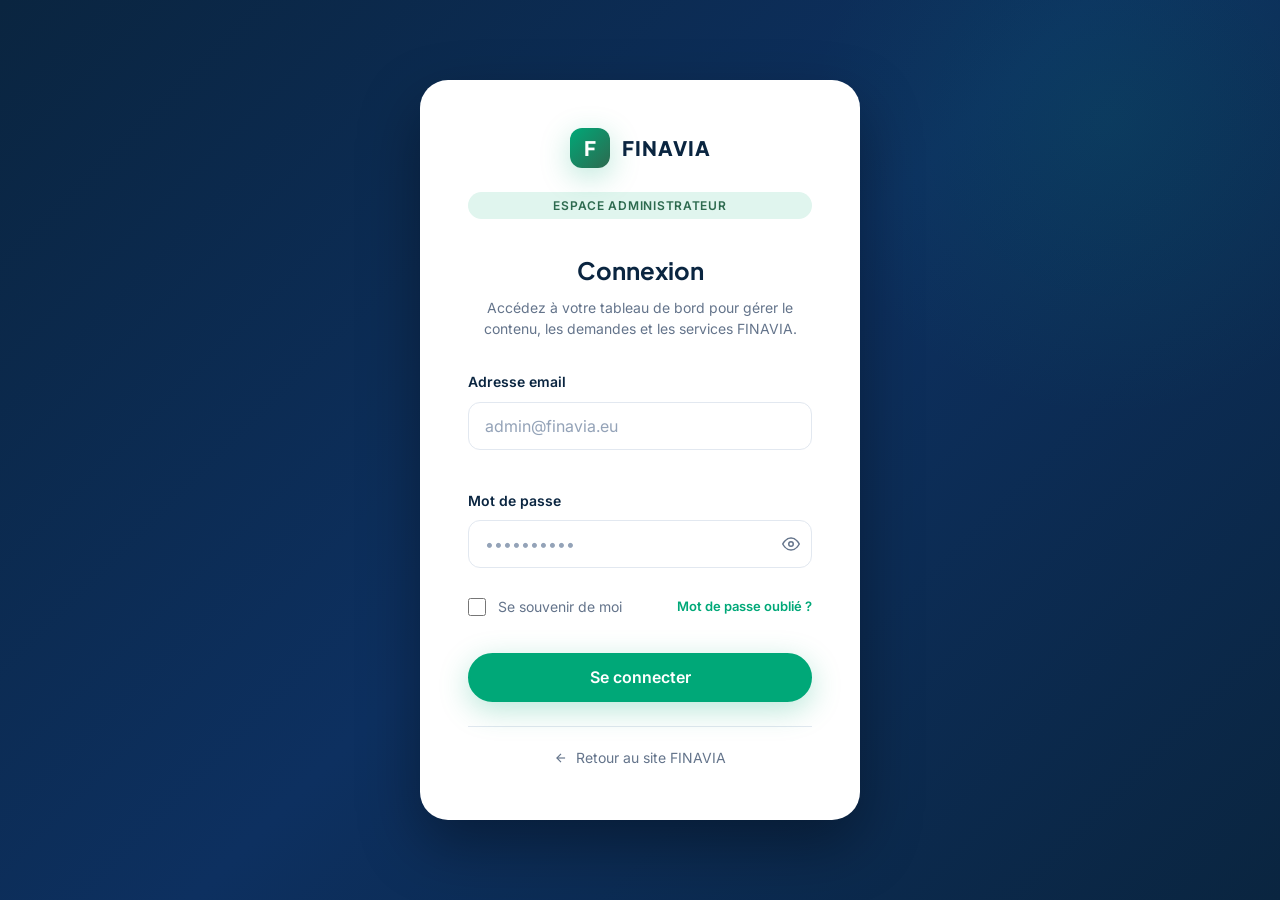
<file: admin/index.html>
<!DOCTYPE html>
<html lang="fr">
<head>
  <meta charset="UTF-8">
  <meta name="viewport" content="width=device-width, initial-scale=1.0">
  <title>Connexion Administration – FINAVIA</title>
  <meta name="robots" content="noindex, nofollow">
  <link rel="icon" type="image/svg+xml" href="../assets/favicon.svg">
  <link rel="preconnect" href="https://fonts.googleapis.com">
  <link href="https://fonts.googleapis.com/css2?family=Plus+Jakarta+Sans:wght@400;500;600;700;800&family=Inter:wght@400;500;600;700&display=swap" rel="stylesheet">
  <link rel="stylesheet" href="../css/main.css">
  <link rel="stylesheet" href="../css/admin.css">
  <link rel="stylesheet" href="../css/responsive.css">
</head>
<body class="admin-body">

  <div class="admin-login-page">
    <div class="admin-login-card">

      <a href="../index.html" class="admin-login-logo">
        <div class="logo-icon">F</div>
        <span class="logo-text">FINAVIA</span>
      </a>

      <span class="admin-login-badge">Espace Administrateur</span>

      <h1 class="admin-login-title">Connexion</h1>
      <p class="admin-login-subtitle">Accédez à votre tableau de bord pour gérer le contenu, les demandes et les services FINAVIA.</p>

      <!-- Message d'erreur -->
      <div class="alert alert-error" id="loginError" style="display:none;margin-bottom:1.25rem;">
        <span>⚠</span>
        <span id="loginErrorText">Email ou mot de passe incorrect.</span>
      </div>

      <form id="adminLoginForm" class="admin-login-form" novalidate>
        <div class="form-group">
          <label class="form-label" for="adminEmail">Adresse email</label>
          <input type="email" class="form-input" id="adminEmail" placeholder="admin@finavia.eu"
                 autocomplete="username" required>
        </div>

        <div class="form-group" style="margin-bottom:0;">
          <label class="form-label" for="adminPassword">Mot de passe</label>
          <div style="position:relative;">
            <input type="password" class="form-input" id="adminPassword" placeholder="••••••••••"
                   autocomplete="current-password" required style="padding-right:3rem;">
            <button type="button" id="togglePassword" aria-label="Afficher le mot de passe"
                    style="position:absolute;right:0.75rem;top:50%;transform:translateY(-50%);background:none;border:none;color:var(--clr-text-muted);cursor:pointer;display:flex;align-items:center;">
              <svg viewBox="0 0 24 24" fill="none" stroke="currentColor" stroke-width="2" width="18" height="18">
                <path d="M1 12s4-8 11-8 11 8 11 8-4 8-11 8-11-8-11-8z"/><circle cx="12" cy="12" r="3"/>
              </svg>
            </button>
          </div>
        </div>

        <div style="display:flex;align-items:center;justify-content:space-between;margin:0.5rem 0;">
          <label class="form-check" style="margin:0;">
            <input type="checkbox" id="rememberMe">
            <span class="form-check-label">Se souvenir de moi</span>
          </label>
          <a href="#" style="font-size:0.8125rem;color:var(--clr-secondary);text-decoration:none;font-weight:600;">
            Mot de passe oublié ?
          </a>
        </div>

        <button type="submit" class="btn btn-primary" id="loginBtn" style="width:100%;margin-top:0.5rem;">
          Se connecter
        </button>
      </form>

      <div class="admin-login-footer">
        <a href="../index.html" class="admin-login-back">
          <svg viewBox="0 0 24 24" fill="none" stroke="currentColor" stroke-width="2"><line x1="19" y1="12" x2="5" y2="12"/><polyline points="12 19 5 12 12 5"/></svg>
          Retour au site FINAVIA
        </a>
      </div>
    </div>
  </div>

  <script>
    // Configuration de l'API backend (à adapter selon l'environnement)
    window.FINAVIA_API = window.FINAVIA_API || 'http://localhost:5000';
  </script>
  <script src="../js/admin.js"></script>
</body>
</html>
</file>
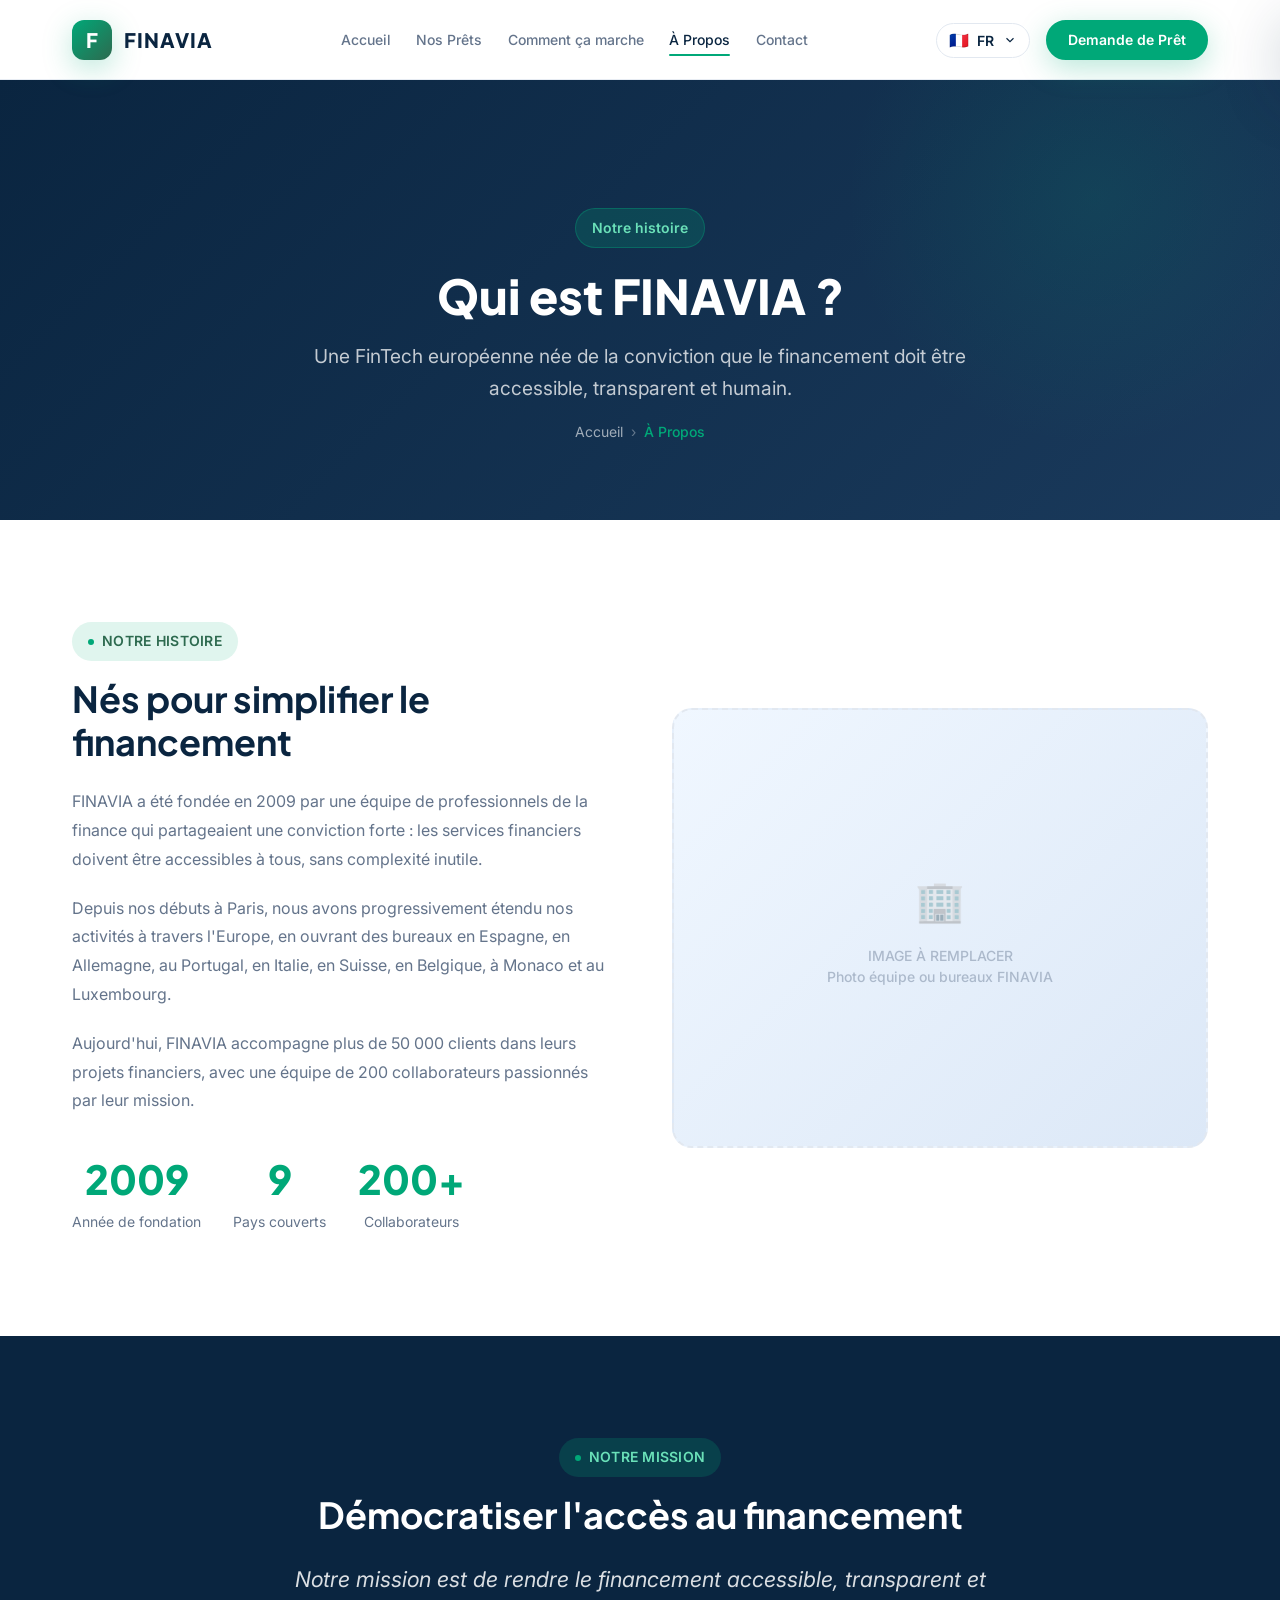
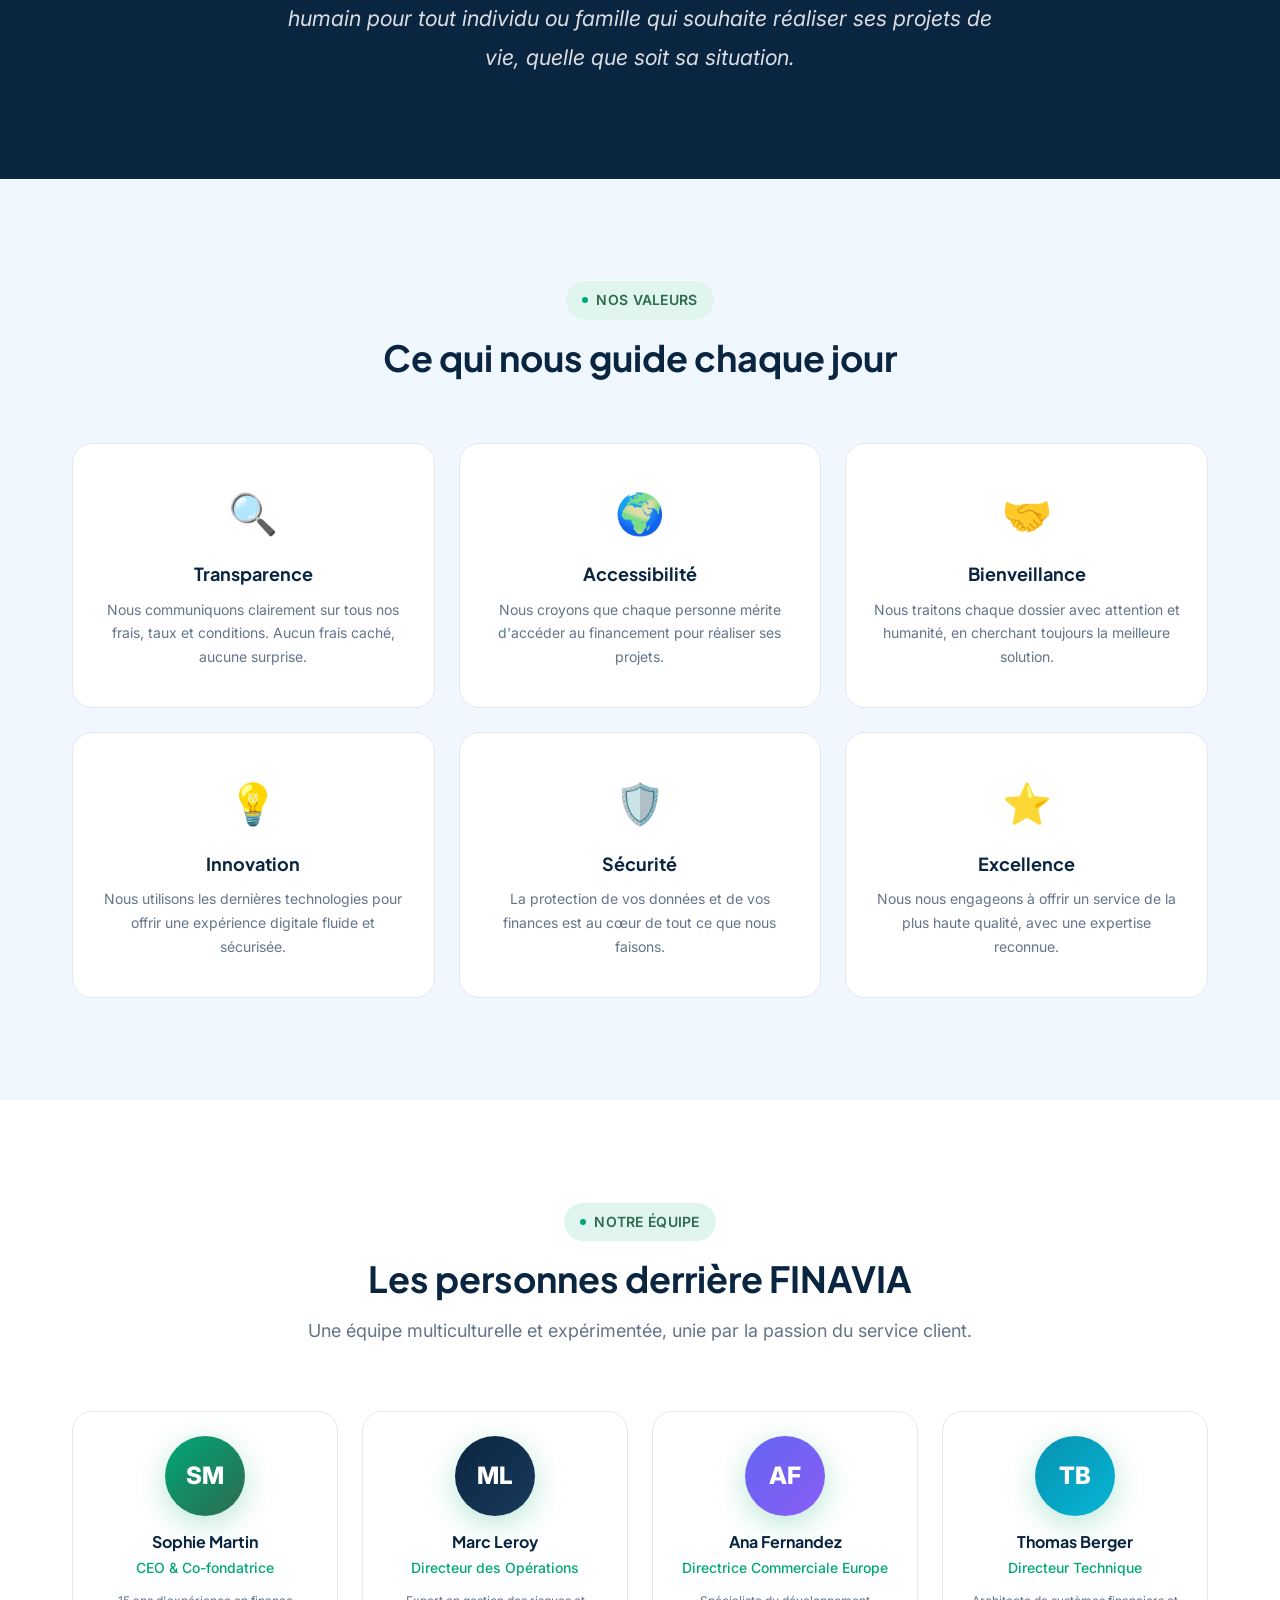
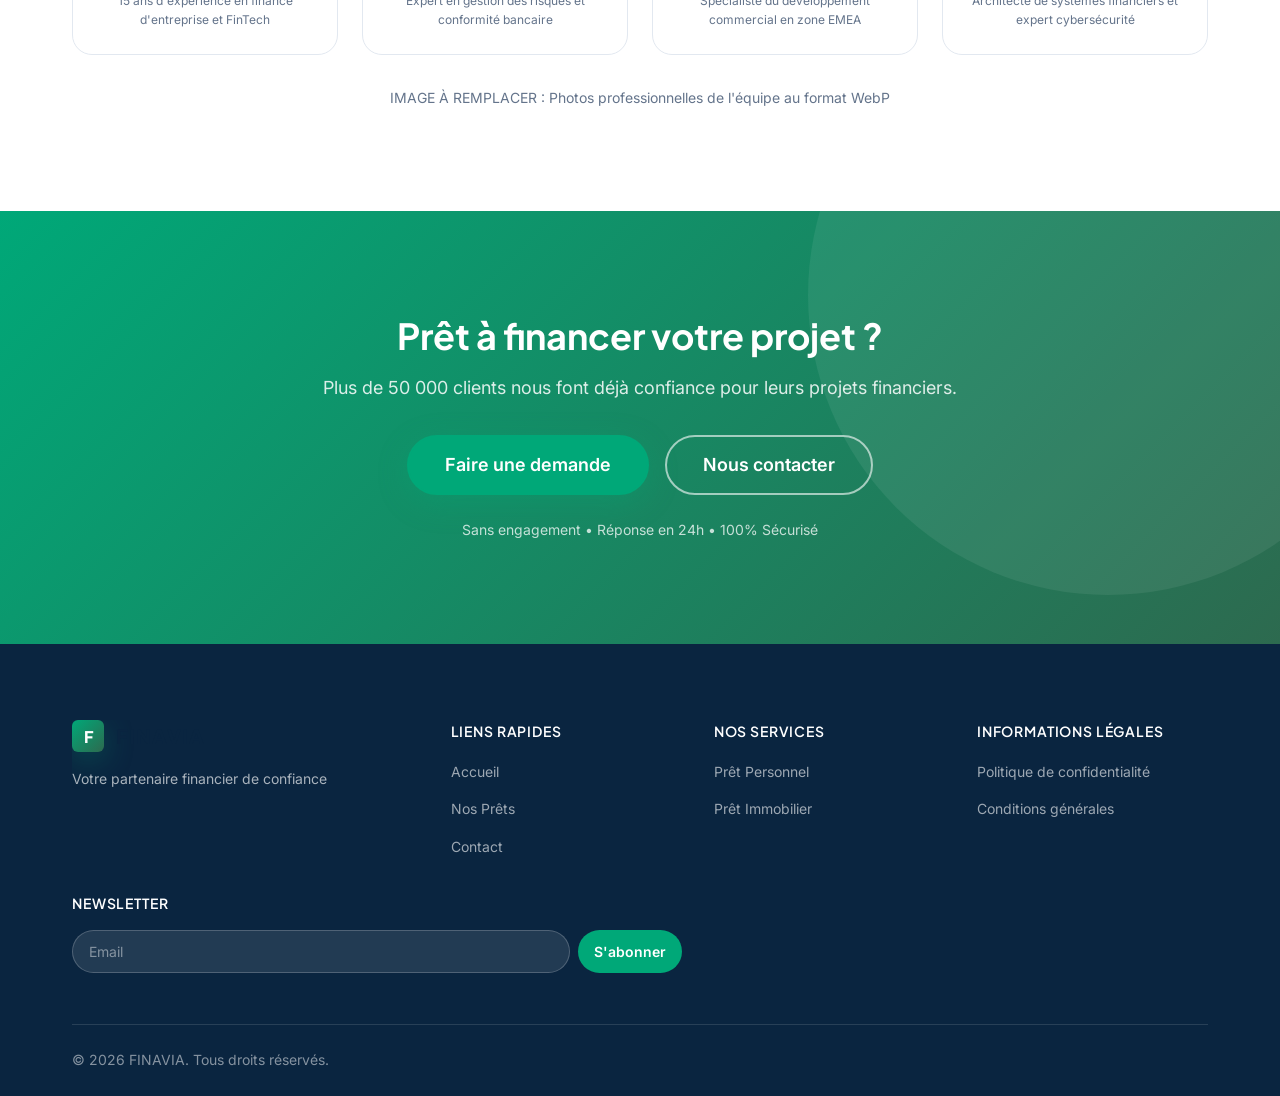
<file: a-propos.html>
<!doctype html>
<html lang="fr">
  <head>
    <meta charset="UTF-8" />
    <meta name="viewport" content="width=device-width, initial-scale=1.0" />
    <title>À Propos – L'histoire de FINAVIA | Financement européen</title>
    <meta
      name="description"
      content="Découvrez FINAVIA : notre histoire, notre mission, nos valeurs et notre équipe. Une FinTech européenne dédiée à rendre le financement accessible à tous."
    />
    <link rel="icon" type="image/svg+xml" href="assets/favicon.svg" />
    <link rel="preconnect" href="https://fonts.googleapis.com" />
    <link
      href="https://fonts.googleapis.com/css2?family=Plus+Jakarta+Sans:wght@400;500;600;700;800&family=Inter:wght@400;500;600;700&display=swap"
      rel="stylesheet"
    />
    <link rel="stylesheet" href="css/main.css" />
    <link rel="stylesheet" href="css/animations.css" />
    <link rel="stylesheet" href="css/responsive.css" />
  </head>
  <body>
    <a class="skip-link" href="#main-content">Aller au contenu principal</a>
    <div class="mobile-overlay" id="mobileOverlay"></div>
    <header class="site-header" id="site-header">
      <div class="container header-inner">
        <a href="index.html" class="header-logo"
          ><div class="logo-icon">F</div>
          <span class="logo-text">FINAVIA</span></a
        >
        <nav class="header-nav">
          <ul class="nav-list">
            <li>
              <a href="index.html" class="nav-link" data-i18n="nav.home"
                >Accueil</a
              >
            </li>
            <li>
              <a href="nos-prets.html" class="nav-link" data-i18n="nav.loans"
                >Nos Prêts</a
              >
            </li>
            <li>
              <a
                href="comment-ca-marche.html"
                class="nav-link"
                data-i18n="nav.howItWorks"
                >Comment ça marche</a
              >
            </li>
            <li>
              <a href="a-propos.html" class="nav-link" data-i18n="nav.about"
                >À Propos</a
              >
            </li>
            <li>
              <a href="contact.html" class="nav-link" data-i18n="nav.contact"
                >Contact</a
              >
            </li>
          </ul>
        </nav>
        <div class="header-actions">
          <div class="lang-switcher" id="langSwitcher">
            <button
              class="lang-current"
              id="langCurrent"
              aria-haspopup="true"
              aria-expanded="false"
            >
              <span class="lang-flag" id="currentFlag">🇫🇷</span
              ><span class="lang-code" id="currentCode">FR</span
              ><svg
                class="lang-chevron"
                viewBox="0 0 24 24"
                fill="none"
                stroke="currentColor"
                stroke-width="2"
              >
                <polyline points="6 9 12 15 18 9" />
              </svg>
            </button>
            <div class="lang-dropdown" id="langDropdown" role="menu">
              <button class="lang-option" data-lang="fr">🇫🇷 Français</button
              ><button class="lang-option" data-lang="es">🇪🇸 Español</button
              ><button class="lang-option" data-lang="de">🇩🇪 Deutsch</button
              ><button class="lang-option" data-lang="pt">🇵🇹 Português</button
              ><button class="lang-option" data-lang="it">🇮🇹 Italiano</button>
            </div>
          </div>
          <a
            href="demande-de-pret.html"
            class="btn btn-primary btn-sm"
            data-i18n="nav.apply"
            >Demande</a
          >
          <button
            class="hamburger"
            id="hamburger"
            aria-label="Menu"
            aria-expanded="false"
          >
            <span class="hamburger-line"></span
            ><span class="hamburger-line"></span
            ><span class="hamburger-line"></span>
          </button>
        </div>
      </div>
      <div class="mobile-menu" id="mobileMenu" aria-hidden="true">
        <div class="mobile-menu-inner">
          <div class="mobile-menu-header">
            <a href="index.html" class="header-logo"
              ><div class="logo-icon logo-icon--sm">F</div>
              <span class="logo-text">FINAVIA</span></a
            ><button class="mobile-menu-close" id="mobileClose">
              <svg
                viewBox="0 0 24 24"
                fill="none"
                stroke="currentColor"
                stroke-width="2"
              >
                <line x1="18" y1="6" x2="6" y2="18" />
                <line x1="6" y1="6" x2="18" y2="18" />
              </svg>
            </button>
          </div>
          <nav>
            <ul class="mobile-nav-list">
              <li>
                <a
                  href="index.html"
                  class="mobile-nav-link"
                  data-i18n="nav.home"
                  >Accueil</a
                >
              </li>
              <li>
                <a
                  href="nos-prets.html"
                  class="mobile-nav-link"
                  data-i18n="nav.loans"
                  >Nos Prêts</a
                >
              </li>
              <li>
                <a
                  href="comment-ca-marche.html"
                  class="mobile-nav-link"
                  data-i18n="nav.howItWorks"
                  >Comment ça marche</a
                >
              </li>
              <li>
                <a
                  href="a-propos.html"
                  class="mobile-nav-link"
                  data-i18n="nav.about"
                  >À Propos</a
                >
              </li>
              <li>
                <a
                  href="contact.html"
                  class="mobile-nav-link"
                  data-i18n="nav.contact"
                  >Contact</a
                >
              </li>
              <li>
                <a
                  href="demande-de-pret.html"
                  class="mobile-nav-link mobile-cta"
                  data-i18n="nav.apply"
                  >Demande de Prêt</a
                >
              </li>
            </ul>
          </nav>
          <div class="mobile-lang-section">
            <p class="mobile-lang-title">Langue</p>
            <div class="mobile-lang-grid">
              <button class="mobile-lang-btn active" data-lang="fr">
                🇫🇷 FR</button
              ><button class="mobile-lang-btn" data-lang="es">🇪🇸 ES</button
              ><button class="mobile-lang-btn" data-lang="de">🇩🇪 DE</button
              ><button class="mobile-lang-btn" data-lang="pt">🇵🇹 PT</button
              ><button class="mobile-lang-btn" data-lang="it">🇮🇹 IT</button>
            </div>
          </div>
        </div>
      </div>
    </header>

    <main id="main-content">
      <section class="page-hero">
        <div class="container page-hero-content">
          <span class="page-hero-badge" data-i18n="about.hero.badge"
            >Notre histoire</span
          >
          <h1 class="page-hero-title" data-i18n="about.hero.title">
            Qui est FINAVIA ?
          </h1>
          <p class="page-hero-subtitle" data-i18n="about.hero.subtitle">
            Une FinTech européenne née de la conviction que le financement doit
            être accessible, transparent et humain.
          </p>
          <nav class="breadcrumb">
            <a href="index.html" data-i18n="nav.home">Accueil</a
            ><span class="breadcrumb-sep">›</span
            ><span class="breadcrumb-current" data-i18n="nav.about"
              >À Propos</span
            >
          </nav>
        </div>
      </section>

      <!-- NOTRE HISTOIRE -->
      <section class="section">
        <div class="container">
          <div
            style="
              display: grid;
              grid-template-columns: 1fr 1fr;
              gap: clamp(2rem, 5vw, 5rem);
              align-items: center;
            "
          >
            <div class="reveal-left">
              <span class="section-badge" data-i18n="about.story.badge"
                >Notre histoire</span
              >
              <h2
                class="section-title"
                style="text-align: left; margin-bottom: 1.5rem"
                data-i18n="about.story.title"
              >
                Nés pour simplifier le financement
              </h2>
              <p
                style="
                  color: var(--clr-text-muted);
                  line-height: 1.8;
                  margin-bottom: 1.25rem;
                "
                data-i18n="about.story.p1"
              >
                FINAVIA a été fondée en 2009 par une équipe de professionnels de
                la finance qui partageaient une conviction forte : les services
                financiers doivent être accessibles à tous, sans complexité
                inutile.
              </p>
              <p
                style="
                  color: var(--clr-text-muted);
                  line-height: 1.8;
                  margin-bottom: 1.25rem;
                "
                data-i18n="about.story.p2"
              >
                Depuis nos débuts à Paris, nous avons progressivement étendu nos
                activités à travers l'Europe, en ouvrant des bureaux en Espagne,
                en Allemagne, au Portugal, en Italie, en Suisse, en Belgique, à
                Monaco et au Luxembourg.
              </p>
              <p
                style="
                  color: var(--clr-text-muted);
                  line-height: 1.8;
                  margin-bottom: 2rem;
                "
                data-i18n="about.story.p3"
              >
                Aujourd'hui, FINAVIA accompagne plus de 50 000 clients dans
                leurs projets financiers, avec une équipe de 200 collaborateurs
                passionnés par leur mission.
              </p>
              <div style="display: flex; gap: 2rem; flex-wrap: wrap">
                <div style="text-align: center">
                  <div
                    style="
                      font-family: var(--font-display);
                      font-size: 2.5rem;
                      font-weight: 800;
                      color: var(--clr-secondary);
                    "
                  >
                    2009
                  </div>
                  <div
                    style="font-size: 0.875rem; color: var(--clr-text-muted)"
                  >
                    Année de fondation
                  </div>
                </div>
                <div style="text-align: center">
                  <div
                    style="
                      font-family: var(--font-display);
                      font-size: 2.5rem;
                      font-weight: 800;
                      color: var(--clr-secondary);
                    "
                  >
                    9
                  </div>
                  <div
                    style="font-size: 0.875rem; color: var(--clr-text-muted)"
                  >
                    Pays couverts
                  </div>
                </div>
                <div style="text-align: center">
                  <div
                    style="
                      font-family: var(--font-display);
                      font-size: 2.5rem;
                      font-weight: 800;
                      color: var(--clr-secondary);
                    "
                  >
                    200+
                  </div>
                  <div
                    style="font-size: 0.875rem; color: var(--clr-text-muted)"
                  >
                    Collaborateurs
                  </div>
                </div>
              </div>
            </div>
            <div class="reveal-right">
              <div class="img-placeholder" style="min-height: 440px">
                <div class="img-placeholder-icon">🏢</div>
                <p class="img-placeholder-text">
                  IMAGE À REMPLACER<br />Photo équipe ou bureaux FINAVIA
                </p>
              </div>
            </div>
          </div>
        </div>
      </section>

      <!-- MISSION -->
      <section class="section section--dark">
        <div
          class="container"
          style="text-align: center; max-width: 800px; margin: 0 auto"
        >
          <span
            class="section-badge"
            style="background: rgba(0, 168, 120, 0.2); color: #6ae0b8"
            data-i18n="about.mission.badge"
            >Notre mission</span
          >
          <h2 class="section-title" data-i18n="about.mission.title">
            Démocratiser l'accès au financement
          </h2>
          <p
            style="
              font-size: clamp(1.1rem, 2vw, 1.35rem);
              color: rgba(255, 255, 255, 0.85);
              line-height: 1.8;
              font-style: italic;
              margin-top: 1.5rem;
            "
            data-i18n="about.mission.text"
          >
            "Notre mission est de rendre le financement accessible, transparent
            et humain pour tout individu ou famille qui souhaite réaliser ses
            projets de vie."
          </p>
        </div>
      </section>

      <!-- VALEURS -->
      <section class="section section--alt">
        <div class="container">
          <div class="section-header">
            <span class="section-badge" data-i18n="about.values.badge"
              >Nos valeurs</span
            >
            <h2 class="section-title" data-i18n="about.values.title">
              Ce qui nous guide chaque jour
            </h2>
          </div>
          <div class="values-grid">
            <div class="value-card">
              <span class="value-icon">🔍</span>
              <h3 class="value-title" data-i18n="about.val1.title">
                Transparence
              </h3>
              <p class="value-desc" data-i18n="about.val1.desc">
                Nous communiquons clairement sur tous nos frais, taux et
                conditions. Aucun frais caché.
              </p>
            </div>
            <div class="value-card">
              <span class="value-icon">🌍</span>
              <h3 class="value-title" data-i18n="about.val2.title">
                Accessibilité
              </h3>
              <p class="value-desc" data-i18n="about.val2.desc">
                Nous croyons que chaque personne mérite d'accéder au financement
                pour réaliser ses projets.
              </p>
            </div>
            <div class="value-card">
              <span class="value-icon">🤝</span>
              <h3 class="value-title" data-i18n="about.val3.title">
                Bienveillance
              </h3>
              <p class="value-desc" data-i18n="about.val3.desc">
                Nous traitons chaque dossier avec attention et humanité, en
                cherchant toujours la meilleure solution.
              </p>
            </div>
            <div class="value-card">
              <span class="value-icon">💡</span>
              <h3 class="value-title" data-i18n="about.val4.title">
                Innovation
              </h3>
              <p class="value-desc" data-i18n="about.val4.desc">
                Nous utilisons les dernières technologies pour offrir une
                expérience digitale fluide et sécurisée.
              </p>
            </div>
            <div class="value-card">
              <span class="value-icon">🛡️</span>
              <h3 class="value-title" data-i18n="about.val5.title">Sécurité</h3>
              <p class="value-desc" data-i18n="about.val5.desc">
                La protection de vos données et de vos finances est au cœur de
                tout ce que nous faisons.
              </p>
            </div>
            <div class="value-card">
              <span class="value-icon">⭐</span>
              <h3 class="value-title" data-i18n="about.val6.title">
                Excellence
              </h3>
              <p class="value-desc" data-i18n="about.val6.desc">
                Nous nous engageons à offrir un service de la plus haute
                qualité, avec une expertise reconnue.
              </p>
            </div>
          </div>
        </div>
      </section>

      <!-- ÉQUIPE -->
      <section class="section">
        <div class="container">
          <div class="section-header">
            <span class="section-badge" data-i18n="about.team.badge"
              >Notre équipe</span
            >
            <h2 class="section-title" data-i18n="about.team.title">
              Les personnes derrière FINAVIA
            </h2>
            <p class="section-subtitle" data-i18n="about.team.subtitle">
              Une équipe multiculturelle et expérimentée, unie par la passion du
              service client.
            </p>
          </div>
          <div class="team-grid">
            <div class="team-card">
              <div class="team-avatar">SM</div>
              <h3 class="team-name" data-i18n="team.1.name">Sophie Martin</h3>
              <p class="team-role" data-i18n="team.1.role">
                CEO & Co-fondatrice
              </p>
              <p class="team-bio" data-i18n="team.1.bio">
                15 ans d'expérience en finance d'entreprise et FinTech
              </p>
            </div>
            <div class="team-card">
              <div
                class="team-avatar"
                style="background: linear-gradient(135deg, #0a2540, #1a3a5c)"
              >
                ML
              </div>
              <h3 class="team-name" data-i18n="team.2.name">Marc Leroy</h3>
              <p class="team-role" data-i18n="team.2.role">
                Directeur des Opérations
              </p>
              <p class="team-bio" data-i18n="team.2.bio">
                Expert en gestion des risques et conformité bancaire
              </p>
            </div>
            <div class="team-card">
              <div
                class="team-avatar"
                style="background: linear-gradient(135deg, #6366f1, #8b5cf6)"
              >
                AF
              </div>
              <h3 class="team-name" data-i18n="team.3.name">Ana Fernandez</h3>
              <p class="team-role" data-i18n="team.3.role">
                Directrice Commerciale Europe
              </p>
              <p class="team-bio" data-i18n="team.3.bio">
                Spécialiste du développement commercial en zone EMEA
              </p>
            </div>
            <div class="team-card">
              <div
                class="team-avatar"
                style="background: linear-gradient(135deg, #0891b2, #06b6d4)"
              >
                TB
              </div>
              <h3 class="team-name" data-i18n="team.4.name">Thomas Berger</h3>
              <p class="team-role" data-i18n="team.4.role">
                Directeur Technique
              </p>
              <p class="team-bio" data-i18n="team.4.bio">
                Architecte de systèmes financiers et expert cybersécurité
              </p>
            </div>
          </div>
          <div style="text-align: center; margin-top: 2rem">
            <p style="color: var(--clr-text-muted); font-size: 0.875rem">
              IMAGE À REMPLACER : Photos professionnelles de l'équipe au format
              WebP
            </p>
          </div>
        </div>
      </section>

      <!-- CTA -->
      <section class="cta-section">
        <div class="container cta-inner">
          <h2 class="section-title" data-i18n="cta.title">
            Rejoignez la famille FINAVIA
          </h2>
          <p class="section-subtitle">
            Plus de 50 000 clients nous font déjà confiance pour leurs projets
            financiers.
          </p>
          <div class="cta-buttons">
            <a
              href="demande-de-pret.html"
              class="btn btn-primary btn-lg"
              data-i18n="cta.button"
              >Faire une demande</a
            >
            <a
              href="contact.html"
              class="btn btn-outline-white btn-lg"
              data-i18n="cta.button2"
              >Nous contacter</a
            >
          </div>
          <p class="cta-note" data-i18n="cta.note">
            Sans engagement • Réponse en 24h • 100% Sécurisé
          </p>
        </div>
      </section>
    </main>

    <footer class="site-footer">
      <div class="container">
        <div class="footer-grid">
          <div class="footer-brand">
            <a href="index.html" class="footer-logo"
              ><div class="logo-icon logo-icon--sm">F</div>
              <span class="logo-text">FINAVIA</span></a
            >
            <p class="footer-tagline" data-i18n="footer.tagline">
              Votre partenaire financier de confiance
            </p>
          </div>
          <div class="footer-col">
            <h3 class="footer-heading" data-i18n="footer.links">
              Liens rapides
            </h3>
            <ul class="footer-links">
              <li><a href="index.html" data-i18n="nav.home">Accueil</a></li>
              <li>
                <a href="nos-prets.html" data-i18n="nav.loans">Nos Prêts</a>
              </li>
              <li>
                <a href="contact.html" data-i18n="nav.contact">Contact</a>
              </li>
            </ul>
          </div>
          <div class="footer-col">
            <h3 class="footer-heading" data-i18n="footer.services">Services</h3>
            <ul class="footer-links">
              <li>
                <a
                  href="nos-prets.html#personnel"
                  data-i18n="service.personal.title"
                  >Prêt Personnel</a
                >
              </li>
              <li>
                <a href="nos-prets.html#immo" data-i18n="service.immo.title"
                  >Prêt Immobilier</a
                >
              </li>
            </ul>
          </div>
          <div class="footer-col">
            <h3 class="footer-heading" data-i18n="footer.legal">Légal</h3>
            <ul class="footer-links">
              <li>
                <a href="#" data-i18n="footer.privacy">Confidentialité</a>
              </li>
              <li><a href="#" data-i18n="footer.terms">CGU</a></li>
            </ul>
          </div>
          <div class="footer-col">
            <h3 class="footer-heading" data-i18n="footer.newsletter">
              Newsletter
            </h3>
            <div class="newsletter-form">
              <input
                type="email"
                class="newsletter-input"
                id="newsletterEmail"
                placeholder="Email"
              /><button
                class="newsletter-btn"
                id="newsletterBtn"
                data-i18n="footer.newsletter.btn"
              >
                S'abonner
              </button>
            </div>
          </div>
        </div>
        <div class="footer-bottom">
          <p class="footer-copy">
            © <span id="currentYear">2024</span> FINAVIA.
            <span data-i18n="footer.rights">Tous droits réservés</span>.
          </p>
        </div>
      </div>
    </footer>

    <script src="js/i18n.js"></script>
    <script src="js/main.js"></script>
    <script src="js/animations.js"></script>
  </body>
</html>
</file>
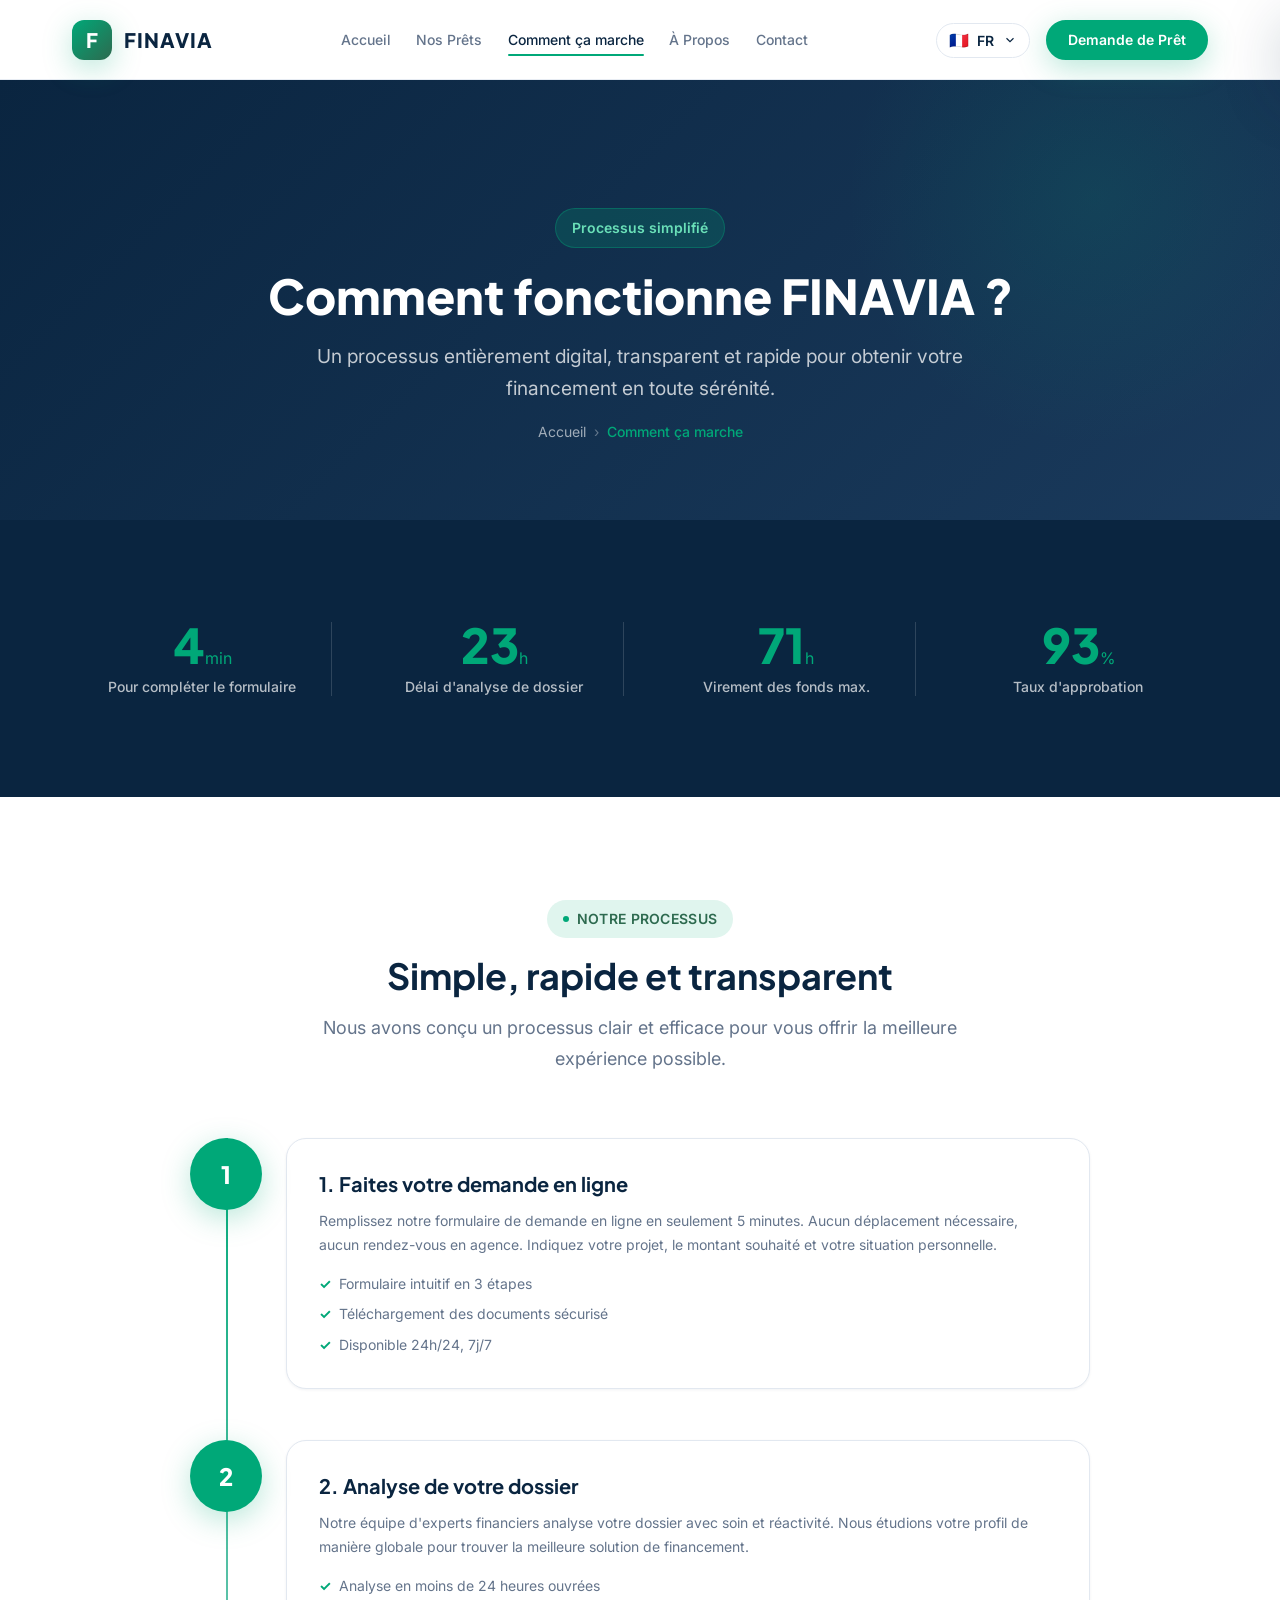
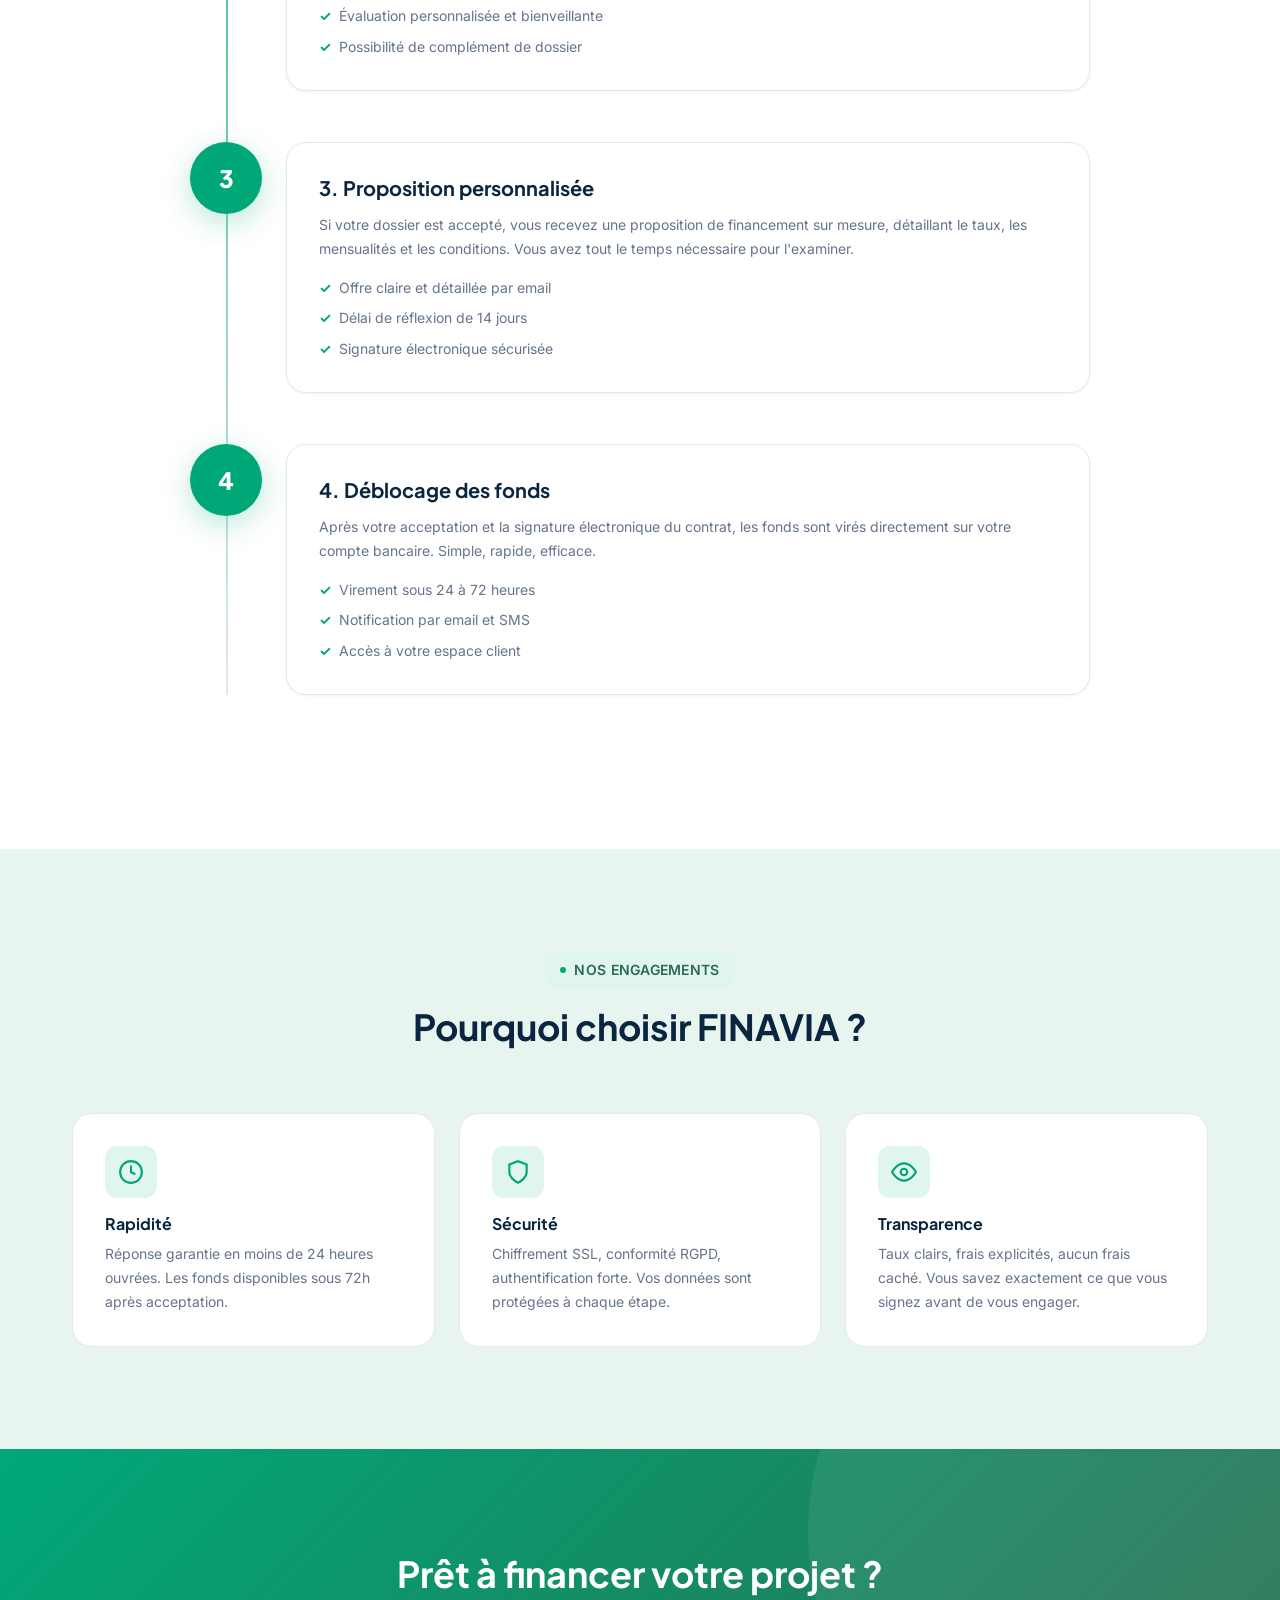
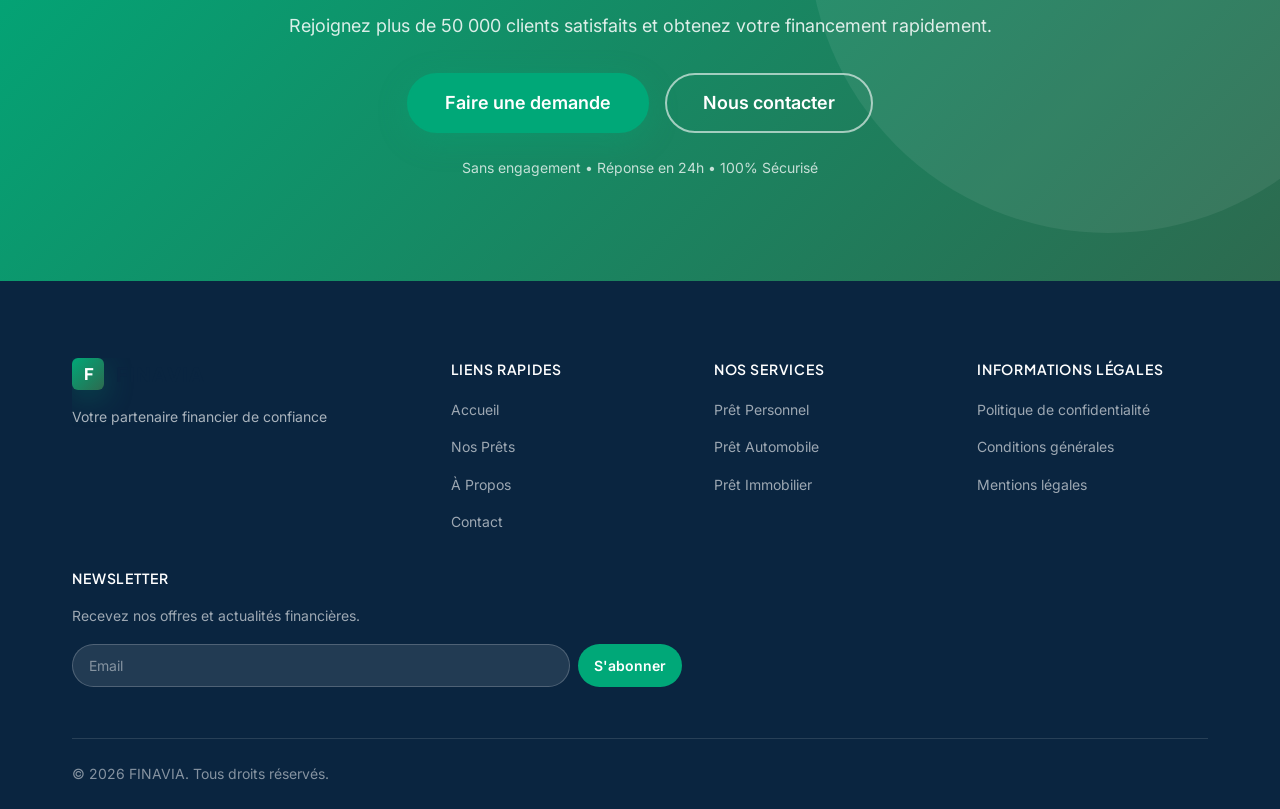
<file: comment-ca-marche.html>
<!DOCTYPE html>
<html lang="fr">
<head>
  <meta charset="UTF-8">
  <meta name="viewport" content="width=device-width, initial-scale=1.0">
  <title>Comment ça marche – Processus de prêt simplifié | FINAVIA</title>
  <meta name="description" content="Découvrez comment obtenir votre prêt FINAVIA en 4 étapes simples : demande en ligne, analyse rapide, proposition personnalisée et déblocage des fonds sous 72h.">
  <link rel="icon" type="image/svg+xml" href="assets/favicon.svg">
  <link rel="preconnect" href="https://fonts.googleapis.com">
  <link href="https://fonts.googleapis.com/css2?family=Plus+Jakarta+Sans:wght@400;500;600;700;800&family=Inter:wght@400;500;600;700&display=swap" rel="stylesheet">
  <link rel="stylesheet" href="css/main.css">
  <link rel="stylesheet" href="css/animations.css">
  <link rel="stylesheet" href="css/responsive.css">
</head>
<body>
  <a class="skip-link" href="#main-content">Aller au contenu principal</a>
  <div class="mobile-overlay" id="mobileOverlay"></div>
  <header class="site-header" id="site-header">
    <div class="container header-inner">
      <a href="index.html" class="header-logo"><div class="logo-icon">F</div><span class="logo-text">FINAVIA</span></a>
      <nav class="header-nav"><ul class="nav-list">
        <li><a href="index.html" class="nav-link" data-i18n="nav.home">Accueil</a></li>
        <li><a href="nos-prets.html" class="nav-link" data-i18n="nav.loans">Nos Prêts</a></li>
        <li><a href="comment-ca-marche.html" class="nav-link" data-i18n="nav.howItWorks">Comment ça marche</a></li>
        <li><a href="a-propos.html" class="nav-link" data-i18n="nav.about">À Propos</a></li>
        <li><a href="contact.html" class="nav-link" data-i18n="nav.contact">Contact</a></li>
      </ul></nav>
      <div class="header-actions">
        <div class="lang-switcher" id="langSwitcher">
          <button class="lang-current" id="langCurrent" aria-haspopup="true" aria-expanded="false">
            <span class="lang-flag" id="currentFlag">🇫🇷</span><span class="lang-code" id="currentCode">FR</span>
            <svg class="lang-chevron" viewBox="0 0 24 24" fill="none" stroke="currentColor" stroke-width="2"><polyline points="6 9 12 15 18 9"/></svg>
          </button>
          <div class="lang-dropdown" id="langDropdown" role="menu">
            <button class="lang-option" data-lang="fr">🇫🇷 Français</button>
            <button class="lang-option" data-lang="es">🇪🇸 Español</button>
            <button class="lang-option" data-lang="de">🇩🇪 Deutsch</button>
            <button class="lang-option" data-lang="pt">🇵🇹 Português</button>
            <button class="lang-option" data-lang="it">🇮🇹 Italiano</button>
          </div>
        </div>
        <a href="demande-de-pret.html" class="btn btn-primary btn-sm" data-i18n="nav.apply">Demande</a>
        <button class="hamburger" id="hamburger" aria-label="Menu" aria-expanded="false">
          <span class="hamburger-line"></span><span class="hamburger-line"></span><span class="hamburger-line"></span>
        </button>
      </div>
    </div>
    <div class="mobile-menu" id="mobileMenu" aria-hidden="true">
      <div class="mobile-menu-inner">
        <div class="mobile-menu-header">
          <a href="index.html" class="header-logo"><div class="logo-icon logo-icon--sm">F</div><span class="logo-text">FINAVIA</span></a>
          <button class="mobile-menu-close" id="mobileClose"><svg viewBox="0 0 24 24" fill="none" stroke="currentColor" stroke-width="2"><line x1="18" y1="6" x2="6" y2="18"/><line x1="6" y1="6" x2="18" y2="18"/></svg></button>
        </div>
        <nav><ul class="mobile-nav-list">
          <li><a href="index.html" class="mobile-nav-link" data-i18n="nav.home">Accueil</a></li>
          <li><a href="nos-prets.html" class="mobile-nav-link" data-i18n="nav.loans">Nos Prêts</a></li>
          <li><a href="comment-ca-marche.html" class="mobile-nav-link" data-i18n="nav.howItWorks">Comment ça marche</a></li>
          <li><a href="a-propos.html" class="mobile-nav-link" data-i18n="nav.about">À Propos</a></li>
          <li><a href="contact.html" class="mobile-nav-link" data-i18n="nav.contact">Contact</a></li>
          <li><a href="demande-de-pret.html" class="mobile-nav-link mobile-cta" data-i18n="nav.apply">Demande de Prêt</a></li>
        </ul></nav>
        <div class="mobile-lang-section"><p class="mobile-lang-title">Langue</p>
          <div class="mobile-lang-grid">
            <button class="mobile-lang-btn active" data-lang="fr">🇫🇷 FR</button>
            <button class="mobile-lang-btn" data-lang="es">🇪🇸 ES</button>
            <button class="mobile-lang-btn" data-lang="de">🇩🇪 DE</button>
            <button class="mobile-lang-btn" data-lang="pt">🇵🇹 PT</button>
            <button class="mobile-lang-btn" data-lang="it">🇮🇹 IT</button>
          </div>
        </div>
      </div>
    </div>
  </header>

  <main id="main-content">
    <section class="page-hero">
      <div class="container page-hero-content">
        <span class="page-hero-badge" data-i18n="how.page.hero.badge">Processus simplifié</span>
        <h1 class="page-hero-title" data-i18n="how.page.hero.title">Comment fonctionne FINAVIA ?</h1>
        <p class="page-hero-subtitle" data-i18n="how.page.hero.subtitle">Un processus entièrement digital, transparent et rapide pour obtenir votre financement en toute sérénité.</p>
        <nav class="breadcrumb"><a href="index.html" data-i18n="nav.home">Accueil</a><span class="breadcrumb-sep">›</span><span class="breadcrumb-current" data-i18n="nav.howItWorks">Comment ça marche</span></nav>
      </div>
    </section>

    <!-- STATS RAPIDES -->
    <section class="stats-section">
      <div class="container">
        <div class="stats-grid">
          <div class="stat-item"><span class="stat-value" data-counter="5">5</span><span class="stat-suffix">min</span><p class="stat-label">Pour compléter le formulaire</p></div>
          <div class="stat-item"><span class="stat-value" data-counter="24">24</span><span class="stat-suffix">h</span><p class="stat-label">Délai d'analyse de dossier</p></div>
          <div class="stat-item"><span class="stat-value" data-counter="72">72</span><span class="stat-suffix">h</span><p class="stat-label">Virement des fonds max.</p></div>
          <div class="stat-item"><span class="stat-value" data-counter="94">94</span><span class="stat-suffix">%</span><p class="stat-label">Taux d'approbation</p></div>
        </div>
      </div>
    </section>

    <!-- PROCESSUS DÉTAILLÉ -->
    <section class="section">
      <div class="container">
        <div class="section-header">
          <span class="section-badge" data-i18n="how.badge">Notre processus</span>
          <h2 class="section-title" data-i18n="how.title">Simple, rapide et transparent</h2>
          <p class="section-subtitle" data-i18n="how.subtitle">Nous avons conçu un processus clair et efficace pour vous offrir la meilleure expérience possible.</p>
        </div>

        <div class="process-timeline">
          <!-- ÉTAPE 1 -->
          <div class="process-step">
            <div class="process-step-number">1</div>
            <div class="process-step-content">
              <h3 class="process-step-title" data-i18n="how.page.step1.title">1. Faites votre demande en ligne</h3>
              <p class="process-step-desc" data-i18n="how.page.step1.desc">Remplissez notre formulaire de demande en ligne en seulement 5 minutes. Aucun déplacement nécessaire, aucun rendez-vous en agence. Indiquez votre projet, le montant souhaité et votre situation personnelle.</p>
              <div class="process-step-details">
                <div class="process-step-detail" data-i18n="how.page.step1.d1">Formulaire intuitif en 3 étapes</div>
                <div class="process-step-detail" data-i18n="how.page.step1.d2">Téléchargement des documents sécurisé</div>
                <div class="process-step-detail" data-i18n="how.page.step1.d3">Disponible 24h/24, 7j/7</div>
              </div>
            </div>
          </div>

          <!-- ÉTAPE 2 -->
          <div class="process-step">
            <div class="process-step-number">2</div>
            <div class="process-step-content">
              <h3 class="process-step-title" data-i18n="how.page.step2.title">2. Analyse de votre dossier</h3>
              <p class="process-step-desc" data-i18n="how.page.step2.desc">Notre équipe d'experts financiers analyse votre dossier avec soin et réactivité. Nous étudions votre profil de manière globale pour trouver la meilleure solution de financement.</p>
              <div class="process-step-details">
                <div class="process-step-detail" data-i18n="how.page.step2.d1">Analyse en moins de 24 heures ouvrées</div>
                <div class="process-step-detail" data-i18n="how.page.step2.d2">Évaluation personnalisée et bienveillante</div>
                <div class="process-step-detail" data-i18n="how.page.step2.d3">Possibilité de complément de dossier</div>
              </div>
            </div>
          </div>

          <!-- ÉTAPE 3 -->
          <div class="process-step">
            <div class="process-step-number">3</div>
            <div class="process-step-content">
              <h3 class="process-step-title" data-i18n="how.page.step3.title">3. Proposition personnalisée</h3>
              <p class="process-step-desc" data-i18n="how.page.step3.desc">Si votre dossier est accepté, vous recevez une proposition de financement sur mesure, détaillant le taux, les mensualités et les conditions. Vous avez tout le temps nécessaire pour l'examiner.</p>
              <div class="process-step-details">
                <div class="process-step-detail" data-i18n="how.page.step3.d1">Offre claire et détaillée par email</div>
                <div class="process-step-detail" data-i18n="how.page.step3.d2">Délai de réflexion de 14 jours</div>
                <div class="process-step-detail" data-i18n="how.page.step3.d3">Signature électronique sécurisée</div>
              </div>
            </div>
          </div>

          <!-- ÉTAPE 4 -->
          <div class="process-step">
            <div class="process-step-number">4</div>
            <div class="process-step-content">
              <h3 class="process-step-title" data-i18n="how.page.step4.title">4. Déblocage des fonds</h3>
              <p class="process-step-desc" data-i18n="how.page.step4.desc">Après votre acceptation et la signature électronique du contrat, les fonds sont virés directement sur votre compte bancaire. Simple, rapide, efficace.</p>
              <div class="process-step-details">
                <div class="process-step-detail" data-i18n="how.page.step4.d1">Virement sous 24 à 72 heures</div>
                <div class="process-step-detail" data-i18n="how.page.step4.d2">Notification par email et SMS</div>
                <div class="process-step-detail" data-i18n="how.page.step4.d3">Accès à votre espace client</div>
              </div>
            </div>
          </div>
        </div>
      </div>
    </section>

    <!-- AVANTAGES DU PROCESSUS -->
    <section class="section section--green">
      <div class="container">
        <div class="section-header">
          <span class="section-badge">Nos engagements</span>
          <h2 class="section-title">Pourquoi choisir FINAVIA ?</h2>
        </div>
        <div class="advantages-grid">
          <div class="advantage-card"><div class="advantage-icon"><svg viewBox="0 0 24 24" fill="none" stroke="currentColor" stroke-width="2"><circle cx="12" cy="12" r="10"/><polyline points="12 6 12 12 16 14"/></svg></div><h3 class="advantage-title">Rapidité</h3><p class="advantage-desc">Réponse garantie en moins de 24 heures ouvrées. Les fonds disponibles sous 72h après acceptation.</p></div>
          <div class="advantage-card"><div class="advantage-icon"><svg viewBox="0 0 24 24" fill="none" stroke="currentColor" stroke-width="2"><path d="M12 22s8-4 8-10V5l-8-3-8 3v7c0 6 8 10 8 10z"/></svg></div><h3 class="advantage-title">Sécurité</h3><p class="advantage-desc">Chiffrement SSL, conformité RGPD, authentification forte. Vos données sont protégées à chaque étape.</p></div>
          <div class="advantage-card"><div class="advantage-icon"><svg viewBox="0 0 24 24" fill="none" stroke="currentColor" stroke-width="2"><path d="M1 12s4-8 11-8 11 8 11 8-4 8-11 8-11-8-11-8z"/><circle cx="12" cy="12" r="3"/></svg></div><h3 class="advantage-title">Transparence</h3><p class="advantage-desc">Taux clairs, frais explicités, aucun frais caché. Vous savez exactement ce que vous signez avant de vous engager.</p></div>
        </div>
      </div>
    </section>

    <!-- CTA -->
    <section class="cta-section">
      <div class="container cta-inner">
        <h2 class="section-title" data-i18n="cta.title">Prêt à commencer ?</h2>
        <p class="section-subtitle" data-i18n="cta.subtitle">Faites votre demande en 5 minutes et obtenez une réponse sous 24h.</p>
        <div class="cta-buttons">
          <a href="demande-de-pret.html" class="btn btn-primary btn-lg" data-i18n="cta.button">Faire une demande</a>
          <a href="contact.html" class="btn btn-outline-white btn-lg" data-i18n="cta.button2">Nous contacter</a>
        </div>
        <p class="cta-note" data-i18n="cta.note">Sans engagement • Réponse en 24h • 100% Sécurisé</p>
      </div>
    </section>
  </main>

  <footer class="site-footer">
    <div class="container">
      <div class="footer-grid">
        <div class="footer-brand">
          <a href="index.html" class="footer-logo"><div class="logo-icon logo-icon--sm">F</div><span class="logo-text">FINAVIA</span></a>
          <p class="footer-tagline" data-i18n="footer.tagline">Votre partenaire financier de confiance</p>
        </div>
        <div class="footer-col"><h3 class="footer-heading" data-i18n="footer.links">Liens rapides</h3><ul class="footer-links"><li><a href="index.html" data-i18n="nav.home">Accueil</a></li><li><a href="nos-prets.html" data-i18n="nav.loans">Nos Prêts</a></li><li><a href="a-propos.html" data-i18n="nav.about">À Propos</a></li><li><a href="contact.html" data-i18n="nav.contact">Contact</a></li></ul></div>
        <div class="footer-col"><h3 class="footer-heading" data-i18n="footer.services">Nos services</h3><ul class="footer-links"><li><a href="nos-prets.html#personnel" data-i18n="service.personal.title">Prêt Personnel</a></li><li><a href="nos-prets.html#auto" data-i18n="service.auto.title">Prêt Auto</a></li><li><a href="nos-prets.html#immo" data-i18n="service.immo.title">Prêt Immobilier</a></li></ul></div>
        <div class="footer-col"><h3 class="footer-heading" data-i18n="footer.legal">Légal</h3><ul class="footer-links"><li><a href="#" data-i18n="footer.privacy">Confidentialité</a></li><li><a href="#" data-i18n="footer.terms">CGU</a></li><li><a href="#" data-i18n="footer.legal_notice">Mentions légales</a></li></ul></div>
        <div class="footer-col"><h3 class="footer-heading" data-i18n="footer.newsletter">Newsletter</h3><p class="footer-newsletter-desc" data-i18n="footer.newsletter.desc">Recevez nos offres.</p><div class="newsletter-form"><input type="email" class="newsletter-input" id="newsletterEmail" placeholder="Email"><button class="newsletter-btn" id="newsletterBtn" data-i18n="footer.newsletter.btn">S'abonner</button></div></div>
      </div>
      <div class="footer-bottom"><p class="footer-copy">© <span id="currentYear">2024</span> FINAVIA. <span data-i18n="footer.rights">Tous droits réservés</span>.</p></div>
    </div>
  </footer>

  <script src="js/i18n.js"></script>
  <script src="js/main.js"></script>
  <script src="js/animations.js"></script>
</body>
</html>
</file>
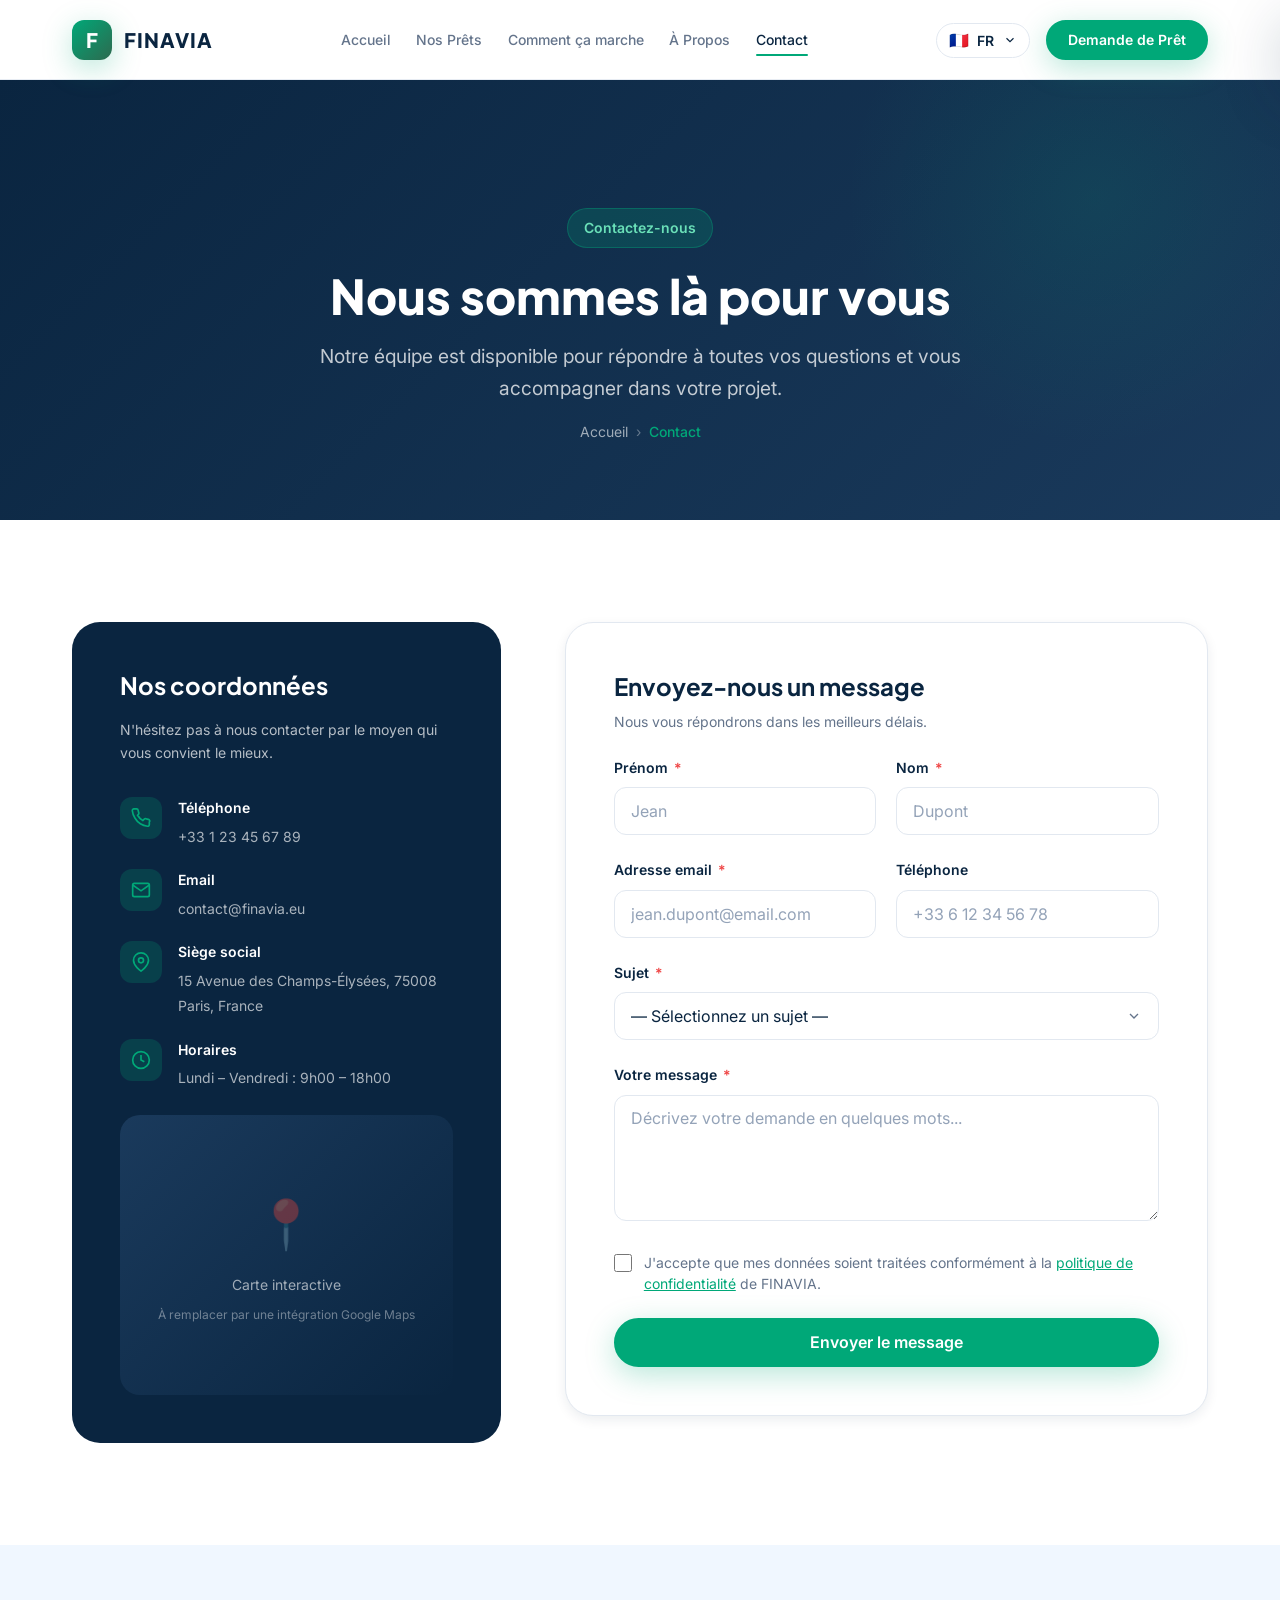
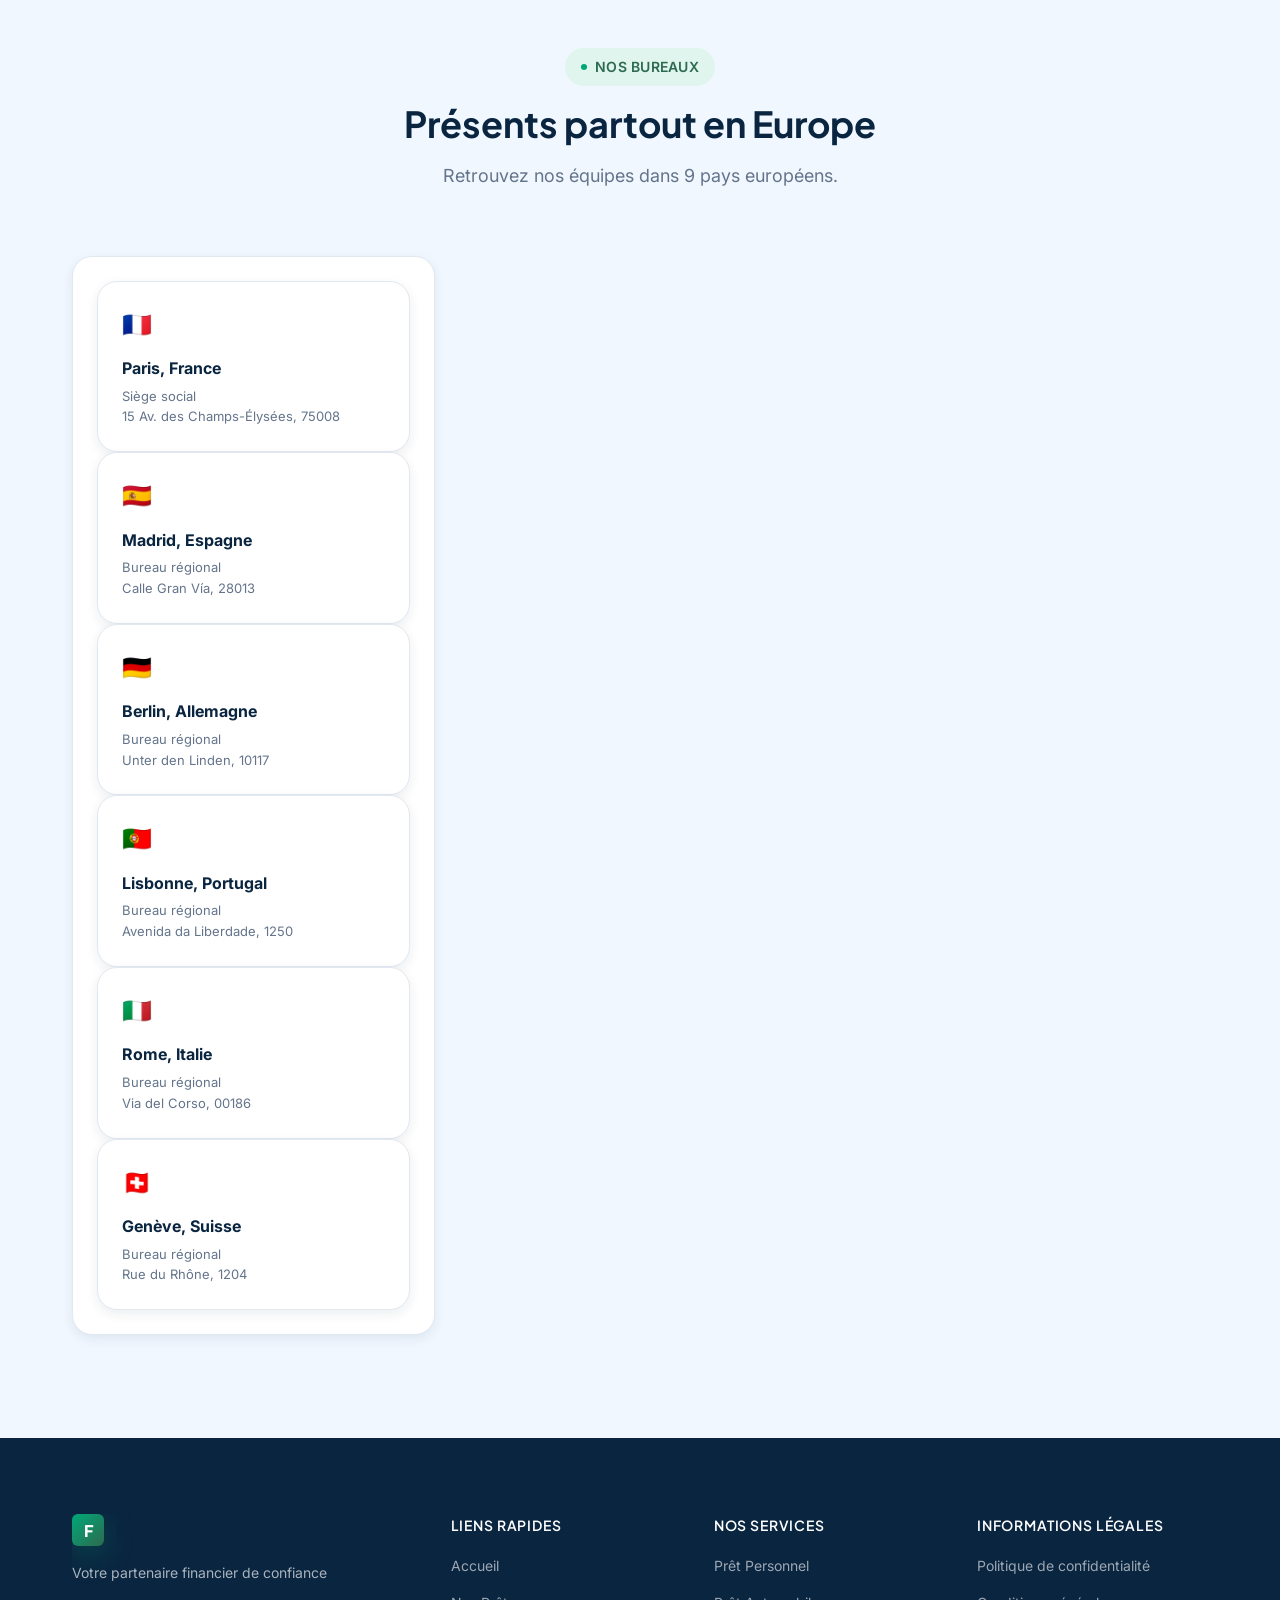
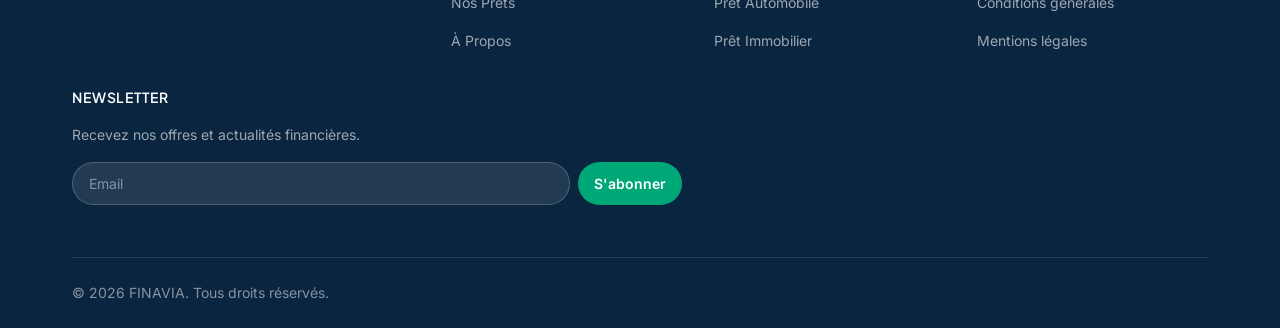
<file: contact.html>
<!doctype html>
<html lang="fr">
  <head>
    <meta charset="UTF-8" />
    <meta name="viewport" content="width=device-width, initial-scale=1.0" />
    <title>Contact – Contactez FINAVIA | Partenaire financier européen</title>
    <meta
      name="description"
      content="Contactez FINAVIA par téléphone, email ou formulaire. Notre équipe est disponible du lundi au vendredi de 9h à 18h pour répondre à toutes vos questions."
    />
    <link rel="icon" type="image/svg+xml" href="assets/favicon.svg" />
    <link rel="preconnect" href="https://fonts.googleapis.com" />
    <link
      href="https://fonts.googleapis.com/css2?family=Plus+Jakarta+Sans:wght@400;500;600;700;800&family=Inter:wght@400;500;600;700&display=swap"
      rel="stylesheet"
    />
    <link rel="stylesheet" href="css/main.css" />
    <link rel="stylesheet" href="css/animations.css" />
    <link rel="stylesheet" href="css/responsive.css" />
  </head>
  <body>
    <a class="skip-link" href="#main-content">Aller au contenu principal</a>
    <div class="mobile-overlay" id="mobileOverlay"></div>

    <header class="site-header" id="site-header">
      <div class="container header-inner">
        <a href="index.html" class="header-logo"
          ><div class="logo-icon">F</div>
          <span class="logo-text">FINAVIA</span></a
        >
        <nav class="header-nav">
          <ul class="nav-list">
            <li>
              <a href="index.html" class="nav-link" data-i18n="nav.home"
                >Accueil</a
              >
            </li>
            <li>
              <a href="nos-prets.html" class="nav-link" data-i18n="nav.loans"
                >Nos Prêts</a
              >
            </li>
            <li>
              <a
                href="comment-ca-marche.html"
                class="nav-link"
                data-i18n="nav.howItWorks"
                >Comment ça marche</a
              >
            </li>
            <li>
              <a href="a-propos.html" class="nav-link" data-i18n="nav.about"
                >À Propos</a
              >
            </li>
            <li>
              <a href="contact.html" class="nav-link" data-i18n="nav.contact"
                >Contact</a
              >
            </li>
          </ul>
        </nav>
        <div class="header-actions">
          <div class="lang-switcher" id="langSwitcher">
            <button
              class="lang-current"
              id="langCurrent"
              aria-haspopup="true"
              aria-expanded="false"
            >
              <span class="lang-flag" id="currentFlag">🇫🇷</span
              ><span class="lang-code" id="currentCode">FR</span>
              <svg
                class="lang-chevron"
                viewBox="0 0 24 24"
                fill="none"
                stroke="currentColor"
                stroke-width="2"
              >
                <polyline points="6 9 12 15 18 9" />
              </svg>
            </button>
            <div class="lang-dropdown" id="langDropdown" role="menu">
              <button class="lang-option" data-lang="fr">🇫🇷 Français</button>
              <button class="lang-option" data-lang="es">🇪🇸 Español</button>
              <button class="lang-option" data-lang="de">🇩🇪 Deutsch</button>
              <button class="lang-option" data-lang="pt">🇵🇹 Português</button>
              <button class="lang-option" data-lang="it">🇮🇹 Italiano</button>
            </div>
          </div>
          <a
            href="demande-de-pret.html"
            class="btn btn-primary btn-sm"
            data-i18n="nav.apply"
            >Demande</a
          >
          <button
            class="hamburger"
            id="hamburger"
            aria-label="Menu"
            aria-expanded="false"
          >
            <span class="hamburger-line"></span
            ><span class="hamburger-line"></span
            ><span class="hamburger-line"></span>
          </button>
        </div>
      </div>
      <div class="mobile-menu" id="mobileMenu" aria-hidden="true">
        <div class="mobile-menu-inner">
          <div class="mobile-menu-header">
            <a href="index.html" class="header-logo"
              ><div class="logo-icon logo-icon--sm">F</div>
              <span class="logo-text">FINAVIA</span></a
            >
            <button class="mobile-menu-close" id="mobileClose">
              <svg
                viewBox="0 0 24 24"
                fill="none"
                stroke="currentColor"
                stroke-width="2"
              >
                <line x1="18" y1="6" x2="6" y2="18" />
                <line x1="6" y1="6" x2="18" y2="18" />
              </svg>
            </button>
          </div>
          <nav>
            <ul class="mobile-nav-list">
              <li>
                <a
                  href="index.html"
                  class="mobile-nav-link"
                  data-i18n="nav.home"
                  >Accueil</a
                >
              </li>
              <li>
                <a
                  href="nos-prets.html"
                  class="mobile-nav-link"
                  data-i18n="nav.loans"
                  >Nos Prêts</a
                >
              </li>
              <li>
                <a
                  href="comment-ca-marche.html"
                  class="mobile-nav-link"
                  data-i18n="nav.howItWorks"
                  >Comment ça marche</a
                >
              </li>
              <li>
                <a
                  href="a-propos.html"
                  class="mobile-nav-link"
                  data-i18n="nav.about"
                  >À Propos</a
                >
              </li>
              <li>
                <a
                  href="contact.html"
                  class="mobile-nav-link"
                  data-i18n="nav.contact"
                  >Contact</a
                >
              </li>
              <li>
                <a
                  href="demande-de-pret.html"
                  class="mobile-nav-link mobile-cta"
                  data-i18n="nav.apply"
                  >Demande de Prêt</a
                >
              </li>
            </ul>
          </nav>
          <div class="mobile-lang-section">
            <p class="mobile-lang-title">Langue</p>
            <div class="mobile-lang-grid">
              <button class="mobile-lang-btn active" data-lang="fr">
                🇫🇷 FR
              </button>
              <button class="mobile-lang-btn" data-lang="es">🇪🇸 ES</button>
              <button class="mobile-lang-btn" data-lang="de">🇩🇪 DE</button>
              <button class="mobile-lang-btn" data-lang="pt">🇵🇹 PT</button>
              <button class="mobile-lang-btn" data-lang="it">🇮🇹 IT</button>
            </div>
          </div>
        </div>
      </div>
    </header>

    <main id="main-content">
      <!-- PAGE HERO -->
      <section class="page-hero">
        <div class="container page-hero-content">
          <span class="page-hero-badge" data-i18n="contact.hero.badge"
            >Contactez-nous</span
          >
          <h1 class="page-hero-title" data-i18n="contact.hero.title">
            Nous sommes là pour vous
          </h1>
          <p class="page-hero-subtitle" data-i18n="contact.hero.subtitle">
            Notre équipe est disponible pour répondre à toutes vos questions et
            vous accompagner dans votre projet.
          </p>
          <nav class="breadcrumb">
            <a href="index.html" data-i18n="nav.home">Accueil</a>
            <span class="breadcrumb-sep">›</span>
            <span class="breadcrumb-current" data-i18n="nav.contact"
              >Contact</span
            >
          </nav>
        </div>
      </section>

      <!-- SECTION CONTACT PRINCIPALE -->
      <section class="section">
        <div class="container">
          <div class="contact-layout">
            <!-- Infos contact -->
            <div class="contact-info-block reveal-left">
              <h2 class="contact-info-title" data-i18n="contact.info.title">
                Nos coordonnées
              </h2>
              <p class="contact-info-desc" data-i18n="contact.info.desc">
                N'hésitez pas à nous contacter par le moyen qui vous convient le
                mieux.
              </p>

              <div class="contact-details">
                <!-- Téléphone -->
                <div class="contact-detail">
                  <div class="contact-detail-icon">
                    <svg
                      viewBox="0 0 24 24"
                      fill="none"
                      stroke="currentColor"
                      stroke-width="2"
                    >
                      <path
                        d="M22 16.92v3a2 2 0 0 1-2.18 2 19.79 19.79 0 0 1-8.63-3.07A19.5 19.5 0 0 1 4.69 12 19.79 19.79 0 0 1 1.61 3.43 2 2 0 0 1 3.6 1h3a2 2 0 0 1 2 1.72c.127.96.361 1.903.7 2.81a2 2 0 0 1-.45 2.11L7.91 8.69a16 16 0 0 0 6.32 6.32l1.65-1.65a2 2 0 0 1 2.11-.45c.907.339 1.85.573 2.81.7A2 2 0 0 1 22 16.92z"
                      />
                    </svg>
                  </div>
                  <div class="contact-detail-text">
                    <strong data-i18n="contact.phone.label">Téléphone</strong>
                    <span
                      ><a
                        href="tel:+33123456789"
                        style="
                          color: rgba(255, 255, 255, 0.65);
                          text-decoration: none;
                        "
                        data-i18n="contact.phone.value"
                        >+33 1 23 45 67 89</a
                      ></span
                    >
                  </div>
                </div>

                <!-- Email -->
                <div class="contact-detail">
                  <div class="contact-detail-icon">
                    <svg
                      viewBox="0 0 24 24"
                      fill="none"
                      stroke="currentColor"
                      stroke-width="2"
                    >
                      <path
                        d="M4 4h16c1.1 0 2 .9 2 2v12c0 1.1-.9 2-2 2H4c-1.1 0-2-.9-2-2V6c0-1.1.9-2 2-2z"
                      />
                      <polyline points="22,6 12,13 2,6" />
                    </svg>
                  </div>
                  <div class="contact-detail-text">
                    <strong data-i18n="contact.email.label">Email</strong>
                    <span
                      ><a
                        href="mailto:contact@finavia.eu"
                        style="
                          color: rgba(255, 255, 255, 0.65);
                          text-decoration: none;
                        "
                        data-i18n="contact.email.value"
                        >contact@finavia.eu</a
                      ></span
                    >
                  </div>
                </div>

                <!-- Adresse -->
                <div class="contact-detail">
                  <div class="contact-detail-icon">
                    <svg
                      viewBox="0 0 24 24"
                      fill="none"
                      stroke="currentColor"
                      stroke-width="2"
                    >
                      <path
                        d="M21 10c0 7-9 13-9 13s-9-6-9-13a9 9 0 0 1 18 0z"
                      />
                      <circle cx="12" cy="10" r="3" />
                    </svg>
                  </div>
                  <div class="contact-detail-text">
                    <strong data-i18n="contact.address.label"
                      >Siège social</strong
                    >
                    <span data-i18n="contact.address.value"
                      >15 Avenue des Champs-Élysées, 75008 Paris, France</span
                    >
                  </div>
                </div>

                <!-- Horaires -->
                <div class="contact-detail">
                  <div class="contact-detail-icon">
                    <svg
                      viewBox="0 0 24 24"
                      fill="none"
                      stroke="currentColor"
                      stroke-width="2"
                    >
                      <circle cx="12" cy="12" r="10" />
                      <polyline points="12 6 12 12 16 14" />
                    </svg>
                  </div>
                  <div class="contact-detail-text">
                    <strong data-i18n="contact.hours.label">Horaires</strong>
                    <span data-i18n="contact.hours.value"
                      >Lundi – Vendredi : 9h00 – 18h00</span
                    >
                  </div>
                </div>
              </div>

              <!-- Carte placeholder -->
              <div class="map-placeholder">
                <div class="map-placeholder-icon">📍</div>
                <p class="map-placeholder-text" data-i18n="contact.map">
                  Carte interactive
                </p>
                <p class="map-placeholder-sub" data-i18n="contact.map.sub">
                  À remplacer par une intégration Google Maps
                </p>
              </div>
            </div>

            <!-- Formulaire -->
            <div class="contact-form-card reveal-right">
              <h2 class="contact-form-title" data-i18n="contact.form.title">
                Envoyez-nous un message
              </h2>
              <p
                class="contact-form-subtitle"
                data-i18n="contact.form.subtitle"
              >
                Nous vous répondrons dans les meilleurs délais.
              </p>

              <!-- Message de succès (caché par défaut) -->
              <div
                id="contactSuccess"
                class="alert alert-success"
                style="display: none; margin-bottom: 1.5rem"
              >
                <span>✓</span>
                <span data-i18n="contact.form.success"
                  >Message envoyé ! Nous vous répondrons sous 24 heures.</span
                >
              </div>

              <form id="contactForm" novalidate>
                <div class="form-grid">
                  <div class="form-group">
                    <label class="form-label" for="contactFirstname">
                      <span data-i18n="contact.form.firstname">Prénom</span>
                      <span class="required" aria-hidden="true">*</span>
                    </label>
                    <input
                      type="text"
                      class="form-input"
                      id="contactFirstname"
                      name="firstname"
                      data-i18n-placeholder="form.ph.firstname"
                      placeholder="Jean"
                      required
                      autocomplete="given-name"
                    />
                    <span
                      class="form-error"
                      id="contactFirstnameError"
                      role="alert"
                    ></span>
                  </div>
                  <div class="form-group">
                    <label class="form-label" for="contactLastname">
                      <span data-i18n="contact.form.lastname">Nom</span>
                      <span class="required" aria-hidden="true">*</span>
                    </label>
                    <input
                      type="text"
                      class="form-input"
                      id="contactLastname"
                      name="lastname"
                      data-i18n-placeholder="form.ph.lastname"
                      placeholder="Dupont"
                      required
                      autocomplete="family-name"
                    />
                    <span
                      class="form-error"
                      id="contactLastnameError"
                      role="alert"
                    ></span>
                  </div>
                </div>

                <div class="form-grid">
                  <div class="form-group">
                    <label class="form-label" for="contactEmail">
                      <span data-i18n="contact.form.email">Adresse email</span>
                      <span class="required" aria-hidden="true">*</span>
                    </label>
                    <input
                      type="email"
                      class="form-input"
                      id="contactEmail"
                      name="email"
                      data-i18n-placeholder="form.ph.email"
                      placeholder="jean.dupont@email.com"
                      required
                      autocomplete="email"
                    />
                    <span
                      class="form-error"
                      id="contactEmailError"
                      role="alert"
                    ></span>
                  </div>
                  <div class="form-group">
                    <label class="form-label" for="contactPhone">
                      <span data-i18n="contact.form.phone">Téléphone</span>
                    </label>
                    <input
                      type="tel"
                      class="form-input"
                      id="contactPhone"
                      name="phone"
                      data-i18n-placeholder="form.ph.phone"
                      placeholder="+33 6 12 34 56 78"
                      autocomplete="tel"
                    />
                    <span
                      class="form-error"
                      id="contactPhoneError"
                      role="alert"
                    ></span>
                  </div>
                </div>

                <div class="form-group">
                  <label class="form-label" for="contactSubject">
                    <span data-i18n="contact.form.subject">Sujet</span>
                    <span class="required" aria-hidden="true">*</span>
                  </label>
                  <select
                    class="form-select"
                    id="contactSubject"
                    name="subject"
                    required
                  >
                    <option value="" disabled selected>
                      — Sélectionnez un sujet —
                    </option>
                    <option
                      value="general"
                      data-i18n-option="contact.subject.general"
                    >
                      Question générale
                    </option>
                    <option
                      value="loan"
                      data-i18n-option="contact.subject.loan"
                    >
                      Demande de prêt
                    </option>
                    <option
                      value="status"
                      data-i18n-option="contact.subject.status"
                    >
                      Suivi de dossier
                    </option>
                    <option
                      value="complaint"
                      data-i18n-option="contact.subject.complaint"
                    >
                      Réclamation
                    </option>
                    <option
                      value="other"
                      data-i18n-option="contact.subject.other"
                    >
                      Autre
                    </option>
                  </select>
                  <span
                    class="form-error"
                    id="contactSubjectError"
                    role="alert"
                  ></span>
                </div>

                <div class="form-group">
                  <label class="form-label" for="contactMessage">
                    <span data-i18n="contact.form.message">Votre message</span>
                    <span class="required" aria-hidden="true">*</span>
                  </label>
                  <textarea
                    class="form-textarea"
                    id="contactMessage"
                    name="message"
                    rows="5"
                    placeholder="Décrivez votre demande en quelques mots..."
                    required
                  ></textarea>
                  <span
                    class="form-error"
                    id="contactMessageError"
                    role="alert"
                  ></span>
                </div>

                <div class="form-group">
                  <label class="form-check">
                    <input
                      type="checkbox"
                      id="contactConsent"
                      name="consent"
                      required
                    />
                    <span class="form-check-label">
                      J'accepte que mes données soient traitées conformément à
                      la
                      <a href="#" tabindex="-1">politique de confidentialité</a>
                      de FINAVIA.
                    </span>
                  </label>
                  <span
                    class="form-error"
                    id="contactConsentError"
                    role="alert"
                  ></span>
                </div>

                <button
                  type="submit"
                  class="btn btn-primary"
                  style="width: 100%"
                  data-i18n="contact.form.submit"
                >
                  Envoyer le message
                </button>
              </form>
            </div>
          </div>
        </div>
      </section>

      <!-- BUREAUX EUROPE -->
<section class="section section--alt">
  <div class="container">
    <div class="section-header">
      <span class="section-badge">Nos bureaux</span>
      <h2 class="section-title">Présents partout en Europe</h2>
      <p class="section-subtitle">Retrouvez nos équipes dans 9 pays européens.</p>
    </div>
    <!-- Remplacement par la classe propre -->
    <div class="offices-grid">
      <div class="card" style="padding:1.5rem;">
            <div class="card" style="padding: 1.5rem">
              <div style="font-size: 1.5rem; margin-bottom: 0.75rem">🇫🇷</div>
              <h3
                style="
                  font-size: 1rem;
                  font-weight: 700;
                  color: var(--clr-primary);
                  margin-bottom: 0.25rem;
                "
              >
                Paris, France
              </h3>
              <p style="font-size: 0.8125rem; color: var(--clr-text-muted)">
                Siège social<br />15 Av. des Champs-Élysées, 75008
              </p>
            </div>
            <div class="card" style="padding: 1.5rem">
              <div style="font-size: 1.5rem; margin-bottom: 0.75rem">🇪🇸</div>
              <h3
                style="
                  font-size: 1rem;
                  font-weight: 700;
                  color: var(--clr-primary);
                  margin-bottom: 0.25rem;
                "
              >
                Madrid, Espagne
              </h3>
              <p style="font-size: 0.8125rem; color: var(--clr-text-muted)">
                Bureau régional<br />Calle Gran Vía, 28013
              </p>
            </div>
            <div class="card" style="padding: 1.5rem">
              <div style="font-size: 1.5rem; margin-bottom: 0.75rem">🇩🇪</div>
              <h3
                style="
                  font-size: 1rem;
                  font-weight: 700;
                  color: var(--clr-primary);
                  margin-bottom: 0.25rem;
                "
              >
                Berlin, Allemagne
              </h3>
              <p style="font-size: 0.8125rem; color: var(--clr-text-muted)">
                Bureau régional<br />Unter den Linden, 10117
              </p>
            </div>
            <div class="card" style="padding: 1.5rem">
              <div style="font-size: 1.5rem; margin-bottom: 0.75rem">🇵🇹</div>
              <h3
                style="
                  font-size: 1rem;
                  font-weight: 700;
                  color: var(--clr-primary);
                  margin-bottom: 0.25rem;
                "
              >
                Lisbonne, Portugal
              </h3>
              <p style="font-size: 0.8125rem; color: var(--clr-text-muted)">
                Bureau régional<br />Avenida da Liberdade, 1250
              </p>
            </div>
            <div class="card" style="padding: 1.5rem">
              <div style="font-size: 1.5rem; margin-bottom: 0.75rem">🇮🇹</div>
              <h3
                style="
                  font-size: 1rem;
                  font-weight: 700;
                  color: var(--clr-primary);
                  margin-bottom: 0.25rem;
                "
              >
                Rome, Italie
              </h3>
              <p style="font-size: 0.8125rem; color: var(--clr-text-muted)">
                Bureau régional<br />Via del Corso, 00186
              </p>
            </div>
            <div class="card" style="padding: 1.5rem">
              <div style="font-size: 1.5rem; margin-bottom: 0.75rem">🇨🇭</div>
              <h3
                style="
                  font-size: 1rem;
                  font-weight: 700;
                  color: var(--clr-primary);
                  margin-bottom: 0.25rem;
                "
              >
                Genève, Suisse
              </h3>
              <p style="font-size: 0.8125rem; color: var(--clr-text-muted)">
                Bureau régional<br />Rue du Rhône, 1204
              </p>
            </div>
          </div>
        </div>
      </section>
    </main>

    <footer class="site-footer">
      <div class="container">
        <div class="footer-grid">
          <div class="footer-brand">
            <a href="index.html" class="footer-logo"
              ><div class="logo-icon logo-icon--sm">F</div>
              <span class="logo-text">FINAVIA</span></a
            >
            <p class="footer-tagline" data-i18n="footer.tagline">
              Votre partenaire financier de confiance
            </p>
          </div>
          <div class="footer-col">
            <h3 class="footer-heading" data-i18n="footer.links">
              Liens rapides
            </h3>
            <ul class="footer-links">
              <li><a href="index.html" data-i18n="nav.home">Accueil</a></li>
              <li>
                <a href="nos-prets.html" data-i18n="nav.loans">Nos Prêts</a>
              </li>
              <li>
                <a href="a-propos.html" data-i18n="nav.about">À Propos</a>
              </li>
            </ul>
          </div>
          <div class="footer-col">
            <h3 class="footer-heading" data-i18n="footer.services">Services</h3>
            <ul class="footer-links">
              <li>
                <a
                  href="nos-prets.html#personnel"
                  data-i18n="service.personal.title"
                  >Prêt Personnel</a
                >
              </li>
              <li>
                <a href="nos-prets.html#auto" data-i18n="service.auto.title"
                  >Prêt Auto</a
                >
              </li>
              <li>
                <a href="nos-prets.html#immo" data-i18n="service.immo.title"
                  >Prêt Immobilier</a
                >
              </li>
            </ul>
          </div>
          <div class="footer-col">
            <h3 class="footer-heading" data-i18n="footer.legal">Légal</h3>
            <ul class="footer-links">
              <li>
                <a href="#" data-i18n="footer.privacy">Confidentialité</a>
              </li>
              <li><a href="#" data-i18n="footer.terms">CGU</a></li>
              <li>
                <a href="#" data-i18n="footer.legal_notice">Mentions légales</a>
              </li>
            </ul>
          </div>
          <div class="footer-col">
            <h3 class="footer-heading" data-i18n="footer.newsletter">
              Newsletter
            </h3>
            <p
              class="footer-newsletter-desc"
              data-i18n="footer.newsletter.desc"
            >
              Recevez nos offres.
            </p>
            <div class="newsletter-form">
              <input
                type="email"
                class="newsletter-input"
                id="newsletterEmail"
                placeholder="Email"
              /><button
                class="newsletter-btn"
                id="newsletterBtn"
                data-i18n="footer.newsletter.btn"
              >
                S'abonner
              </button>
            </div>
          </div>
        </div>
        <div class="footer-bottom">
          <p class="footer-copy">
            © <span id="currentYear">2024</span> FINAVIA.
            <span data-i18n="footer.rights">Tous droits réservés</span>.
          </p>
        </div>
      </div>
    </footer>

    <script src="js/i18n.js"></script>
    <script src="js/main.js"></script>
    <script src="js/animations.js"></script>
    <script src="js/form.js"></script>
  </body>
</html>
</file>
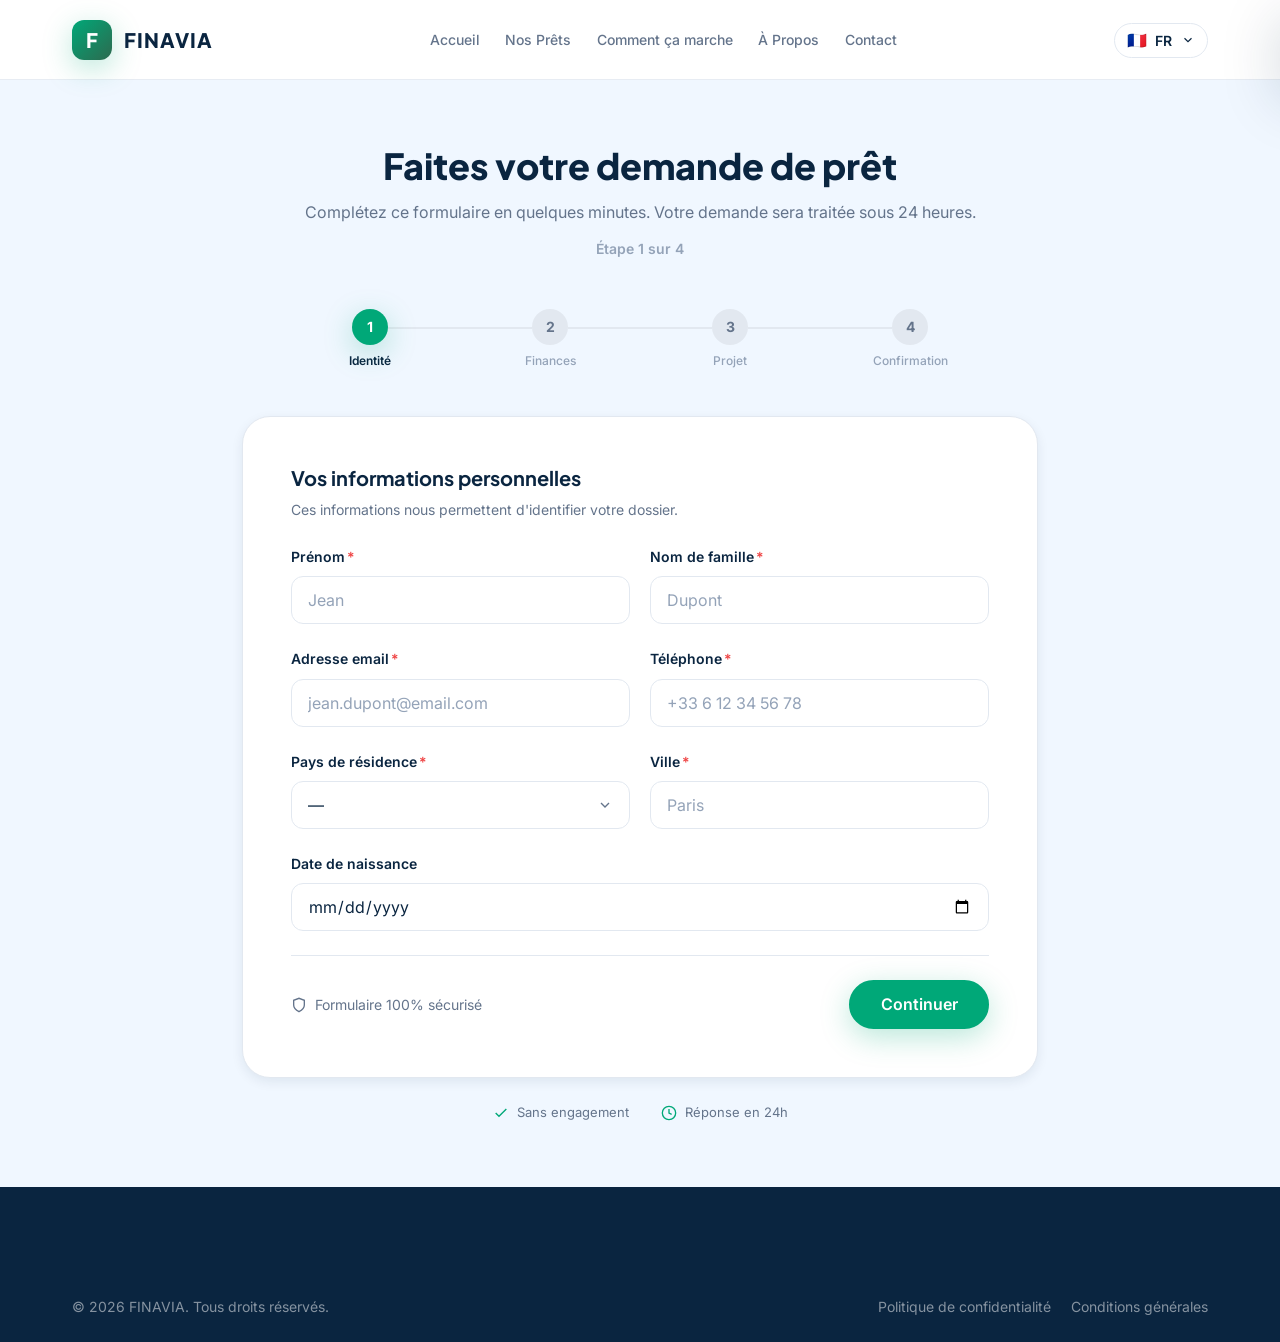
<file: demande-de-pret.html>
<!DOCTYPE html>
<html lang="fr">
<head>
  <meta charset="UTF-8">
  <meta name="viewport" content="width=device-width, initial-scale=1.0">
  <title>Demande de Prêt – Réponse en 24h | FINAVIA</title>
  <meta name="description" content="Faites votre demande de prêt FINAVIA en ligne en 5 minutes. Formulaire sécurisé, sans engagement, réponse sous 24 heures ouvrées.">
  <meta name="robots" content="noindex, follow">
  <link rel="icon" type="image/svg+xml" href="assets/favicon.svg">
  <link rel="preconnect" href="https://fonts.googleapis.com">
  <link href="https://fonts.googleapis.com/css2?family=Plus+Jakarta+Sans:wght@400;500;600;700;800&family=Inter:wght@400;500;600;700&display=swap" rel="stylesheet">
  <link rel="stylesheet" href="css/main.css">
  <link rel="stylesheet" href="css/animations.css">
  <link rel="stylesheet" href="css/responsive.css">
</head>
<body>
  <a class="skip-link" href="#main-content">Aller au contenu principal</a>
  <div class="mobile-overlay" id="mobileOverlay"></div>

  <header class="site-header" id="site-header">
    <div class="container header-inner">
      <a href="index.html" class="header-logo"><div class="logo-icon">F</div><span class="logo-text">FINAVIA</span></a>
      <nav class="header-nav"><ul class="nav-list">
        <li><a href="index.html" class="nav-link" data-i18n="nav.home">Accueil</a></li>
        <li><a href="nos-prets.html" class="nav-link" data-i18n="nav.loans">Nos Prêts</a></li>
        <li><a href="comment-ca-marche.html" class="nav-link" data-i18n="nav.howItWorks">Comment ça marche</a></li>
        <li><a href="a-propos.html" class="nav-link" data-i18n="nav.about">À Propos</a></li>
        <li><a href="contact.html" class="nav-link" data-i18n="nav.contact">Contact</a></li>
      </ul></nav>
      <div class="header-actions">
        <div class="lang-switcher" id="langSwitcher">
          <button class="lang-current" id="langCurrent" aria-haspopup="true" aria-expanded="false">
            <span class="lang-flag" id="currentFlag">🇫🇷</span><span class="lang-code" id="currentCode">FR</span>
            <svg class="lang-chevron" viewBox="0 0 24 24" fill="none" stroke="currentColor" stroke-width="2"><polyline points="6 9 12 15 18 9"/></svg>
          </button>
          <div class="lang-dropdown" id="langDropdown" role="menu">
            <button class="lang-option" data-lang="fr">🇫🇷 Français</button>
            <button class="lang-option" data-lang="es">🇪🇸 Español</button>
            <button class="lang-option" data-lang="de">🇩🇪 Deutsch</button>
            <button class="lang-option" data-lang="pt">🇵🇹 Português</button>
            <button class="lang-option" data-lang="it">🇮🇹 Italiano</button>
          </div>
        </div>
        <button class="hamburger" id="hamburger" aria-label="Menu" aria-expanded="false">
          <span class="hamburger-line"></span><span class="hamburger-line"></span><span class="hamburger-line"></span>
        </button>
      </div>
    </div>
    <div class="mobile-menu" id="mobileMenu" aria-hidden="true">
      <div class="mobile-menu-inner">
        <div class="mobile-menu-header">
          <a href="index.html" class="header-logo"><div class="logo-icon logo-icon--sm">F</div><span class="logo-text">FINAVIA</span></a>
          <button class="mobile-menu-close" id="mobileClose"><svg viewBox="0 0 24 24" fill="none" stroke="currentColor" stroke-width="2"><line x1="18" y1="6" x2="6" y2="18"/><line x1="6" y1="6" x2="18" y2="18"/></svg></button>
        </div>
        <nav><ul class="mobile-nav-list">
          <li><a href="index.html" class="mobile-nav-link" data-i18n="nav.home">Accueil</a></li>
          <li><a href="nos-prets.html" class="mobile-nav-link" data-i18n="nav.loans">Nos Prêts</a></li>
          <li><a href="comment-ca-marche.html" class="mobile-nav-link" data-i18n="nav.howItWorks">Comment ça marche</a></li>
          <li><a href="a-propos.html" class="mobile-nav-link" data-i18n="nav.about">À Propos</a></li>
          <li><a href="contact.html" class="mobile-nav-link" data-i18n="nav.contact">Contact</a></li>
        </ul></nav>
        <div class="mobile-lang-section"><p class="mobile-lang-title">Langue</p>
          <div class="mobile-lang-grid">
            <button class="mobile-lang-btn active" data-lang="fr">🇫🇷 FR</button>
            <button class="mobile-lang-btn" data-lang="es">🇪🇸 ES</button>
            <button class="mobile-lang-btn" data-lang="de">🇩🇪 DE</button>
            <button class="mobile-lang-btn" data-lang="pt">🇵🇹 PT</button>
            <button class="mobile-lang-btn" data-lang="it">🇮🇹 IT</button>
          </div>
        </div>
      </div>
    </div>
  </header>

  <main id="main-content">
    <div class="loan-form-page">
      <div class="loan-form-wrapper">

        <!-- En-tête formulaire -->
        <div class="loan-form-header">
          <h1 class="loan-form-title" data-i18n="form.hero.title">Faites votre demande de prêt</h1>
          <p class="loan-form-subtitle" data-i18n="form.hero.subtitle">Complétez ce formulaire en quelques minutes. Votre demande sera traitée sous 24 heures.</p>
          <p id="stepCounter" style="margin-top:0.75rem;font-size:0.875rem;color:var(--clr-text-light);font-weight:600;">Étape 1 sur 4</p>
        </div>

        <!-- Barre de progression -->
        <div class="form-progress">
          <div class="form-progress-steps">
            <div class="progress-step-item active" data-step="1">
              <div class="progress-step-num">1</div>
              <span class="progress-step-label" data-i18n="form.progress.step1">Identité</span>
            </div>
            <div class="progress-step-item" data-step="2">
              <div class="progress-step-num">2</div>
              <span class="progress-step-label" data-i18n="form.progress.step2">Finances</span>
            </div>
            <div class="progress-step-item" data-step="3">
              <div class="progress-step-num">3</div>
              <span class="progress-step-label" data-i18n="form.progress.step3">Projet</span>
            </div>
            <div class="progress-step-item" data-step="4">
              <div class="progress-step-num">4</div>
              <span class="progress-step-label" data-i18n="form.progress.step4">Confirmation</span>
            </div>
          </div>
        </div>

        <!-- Carte formulaire -->
        <div class="form-step-card">
          <form id="loanForm" novalidate>

            <!-- ============================================
                 ÉTAPE 1 : IDENTITÉ
                 ============================================ -->
            <div class="form-step active" id="step1">
              <h2 class="form-step-title" data-i18n="form.step1.title">Vos informations personnelles</h2>
              <p class="form-step-desc" data-i18n="form.step1.desc">Ces informations nous permettent d'identifier votre dossier.</p>

              <div class="form-grid">
                <div class="form-group">
                  <label class="form-label" for="fieldFirstname">
                    <span data-i18n="form.field.firstname">Prénom</span><span class="required">*</span>
                  </label>
                  <input type="text" class="form-input" id="fieldFirstname" required
                         data-i18n-placeholder="form.ph.firstname" placeholder="Jean" autocomplete="given-name">
                  <span class="form-error" id="fieldFirstnameError"></span>
                </div>
                <div class="form-group">
                  <label class="form-label" for="fieldLastname">
                    <span data-i18n="form.field.lastname">Nom de famille</span><span class="required">*</span>
                  </label>
                  <input type="text" class="form-input" id="fieldLastname" required
                         data-i18n-placeholder="form.ph.lastname" placeholder="Dupont" autocomplete="family-name">
                  <span class="form-error" id="fieldLastnameError"></span>
                </div>
              </div>

              <div class="form-grid">
                <div class="form-group">
                  <label class="form-label" for="fieldEmail">
                    <span data-i18n="form.field.email">Adresse email</span><span class="required">*</span>
                  </label>
                  <input type="email" class="form-input" id="fieldEmail" required
                         data-i18n-placeholder="form.ph.email" placeholder="jean.dupont@email.com" autocomplete="email">
                  <span class="form-error" id="fieldEmailError"></span>
                </div>
                <div class="form-group">
                  <label class="form-label" for="fieldPhone">
                    <span data-i18n="form.field.phone">Téléphone</span><span class="required">*</span>
                  </label>
                  <input type="tel" class="form-input" id="fieldPhone" required
                         data-i18n-placeholder="form.ph.phone" placeholder="+33 6 12 34 56 78" autocomplete="tel">
                  <span class="form-error" id="fieldPhoneError"></span>
                </div>
              </div>

              <div class="form-grid">
                <div class="form-group">
                  <label class="form-label" for="fieldCountry">
                    <span data-i18n="form.field.country">Pays de résidence</span><span class="required">*</span>
                  </label>
                  <select class="form-select" id="fieldCountry" required>
                    <option value="" disabled selected>—</option>
                    <option value="FR" data-i18n-option="country.fr">France</option>
                    <option value="ES" data-i18n-option="country.es">Espagne</option>
                    <option value="DE" data-i18n-option="country.de">Allemagne</option>
                    <option value="PT" data-i18n-option="country.pt">Portugal</option>
                    <option value="IT" data-i18n-option="country.it">Italie</option>
                    <option value="CH" data-i18n-option="country.ch">Suisse</option>
                    <option value="BE" data-i18n-option="country.be">Belgique</option>
                    <option value="MC" data-i18n-option="country.mc">Monaco</option>
                    <option value="LU" data-i18n-option="country.lu">Luxembourg</option>
                  </select>
                  <span class="form-error" id="fieldCountryError"></span>
                </div>
                <div class="form-group">
                  <label class="form-label" for="fieldCity">
                    <span data-i18n="form.field.city">Ville</span><span class="required">*</span>
                  </label>
                  <input type="text" class="form-input" id="fieldCity" required
                         data-i18n-placeholder="form.ph.city" placeholder="Paris" autocomplete="address-level2">
                  <span class="form-error" id="fieldCityError"></span>
                </div>
              </div>

              <div class="form-group">
                <label class="form-label" for="fieldBirthdate">
                  <span data-i18n="form.field.birthdate">Date de naissance</span>
                </label>
                <input type="date" class="form-input" id="fieldBirthdate" autocomplete="bday">
              </div>
            </div>

            <!-- ============================================
                 ÉTAPE 2 : SITUATION FINANCIÈRE
                 ============================================ -->
            <div class="form-step" id="step2">
              <h2 class="form-step-title" data-i18n="form.step2.title">Votre situation financière</h2>
              <p class="form-step-desc" data-i18n="form.step2.desc">Ces données sont nécessaires pour analyser votre capacité de remboursement.</p>

              <div class="form-group">
                <label class="form-label" for="fieldProfession">
                  <span data-i18n="form.field.profession">Profession</span><span class="required">*</span>
                </label>
                <select class="form-select" id="fieldProfession" required>
                  <option value="" disabled selected>—</option>
                  <option value="employee" data-i18n-option="profession.employee">Salarié(e)</option>
                  <option value="civil"    data-i18n-option="profession.civil">Fonctionnaire</option>
                  <option value="self"     data-i18n-option="profession.self">Indépendant(e) / Auto-entrepreneur</option>
                  <option value="manager"  data-i18n-option="profession.manager">Dirigeant(e) d'entreprise</option>
                  <option value="retired"  data-i18n-option="profession.retired">Retraité(e)</option>
                  <option value="student"  data-i18n-option="profession.student">Étudiant(e)</option>
                  <option value="other"    data-i18n-option="profession.other">Autre</option>
                </select>
                <span class="form-error" id="fieldProfessionError"></span>
              </div>

              <div class="form-grid">
                <div class="form-group">
                  <label class="form-label" for="fieldIncome">
                    <span data-i18n="form.field.income">Revenus nets mensuels (€)</span><span class="required">*</span>
                  </label>
                  <input type="number" class="form-input" id="fieldIncome" required min="0" step="50"
                         data-i18n-placeholder="form.ph.income" placeholder="Ex : 3 000">
                  <span class="form-error" id="fieldIncomeError"></span>
                </div>
                <div class="form-group">
                  <label class="form-label" for="fieldCharges">
                    <span data-i18n="form.field.charges">Charges mensuelles (€)</span>
                  </label>
                  <input type="number" class="form-input" id="fieldCharges" min="0" step="50"
                         data-i18n-placeholder="form.ph.charges" placeholder="Ex : 500">
                  <span class="form-error" id="fieldChargesError"></span>
                </div>
              </div>

              <div class="alert alert-info">
                <span>ℹ️</span>
                <span>Ces informations resteront strictement confidentielles et ne seront utilisées que pour l'analyse de votre dossier, conformément à notre politique RGPD.</span>
              </div>
            </div>

            <!-- ============================================
                 ÉTAPE 3 : PROJET DE FINANCEMENT
                 ============================================ -->
            <div class="form-step" id="step3">
              <h2 class="form-step-title" data-i18n="form.step3.title">Votre projet de financement</h2>
              <p class="form-step-desc" data-i18n="form.step3.desc">Décrivez le projet que vous souhaitez financer.</p>

              <div class="form-group">
                <label class="form-label" for="fieldLoanType">
                  <span data-i18n="form.field.loanType">Type de prêt souhaité</span><span class="required">*</span>
                </label>
                <select class="form-select" id="fieldLoanType" required>
                  <option value="" disabled selected>—</option>
                  <option value="personal"      data-i18n-option="loantype.personal">Prêt Personnel</option>
                  <option value="auto"          data-i18n-option="loantype.auto">Prêt Automobile</option>
                  <option value="travaux"       data-i18n-option="loantype.travaux">Prêt Travaux</option>
                  <option value="immo"          data-i18n-option="loantype.immo">Prêt Immobilier</option>
                  <option value="regroupement"  data-i18n-option="loantype.regroupement">Regroupement de Crédits</option>
                  <option value="other"         data-i18n-option="loantype.other">Autre</option>
                </select>
                <span class="form-error" id="fieldLoanTypeError"></span>
              </div>

              <div class="form-group">
                <label class="form-label" for="rangeAmount">
                  <span data-i18n="form.field.amount">Montant souhaité (€)</span><span class="required">*</span>
                </label>
                <input type="range" class="form-range" id="rangeAmount" min="1000" max="200000" step="500" value="15000">
                <div class="range-values"><span>1 000 €</span><span id="amountDisplay" style="font-weight:700;color:var(--clr-primary);">15 000 €</span><span>200 000 €</span></div>
                <input type="hidden" id="fieldAmount" value="15000" required>
                <span class="form-error" id="fieldAmountError"></span>
              </div>

              <div class="form-group">
                <label class="form-label" for="fieldDuration">
                  <span data-i18n="form.field.duration">Durée souhaitée (mois)</span><span class="required">*</span>
                </label>
                <select class="form-select" id="fieldDuration" required>
                  <option value="" disabled selected>—</option>
                  <option value="12">12 mois</option>
                  <option value="24">24 mois</option>
                  <option value="36">36 mois</option>
                  <option value="48">48 mois</option>
                  <option value="60" selected>60 mois</option>
                  <option value="72">72 mois</option>
                  <option value="84">84 mois</option>
                  <option value="120">120 mois</option>
                </select>
                <span class="form-error" id="fieldDurationError"></span>
              </div>

              <div class="form-group">
                <label class="form-label" for="fieldDescription">
                  <span data-i18n="form.field.description">Description de votre projet</span>
                </label>
                <textarea class="form-textarea" id="fieldDescription" rows="4"
                          data-i18n-placeholder="form.ph.description" placeholder="Décrivez votre projet en quelques mots..."></textarea>
              </div>
            </div>

            <!-- ============================================
                 ÉTAPE 4 : RÉCAPITULATIF
                 ============================================ -->
            <div class="form-step" id="step4">
              <h2 class="form-step-title" data-i18n="form.step4.title">Récapitulatif et confirmation</h2>
              <p class="form-step-desc" data-i18n="form.step4.desc">Vérifiez vos informations avant de soumettre votre demande.</p>

              <!-- Récap identité -->
              <div class="form-recap">
                <h3 class="form-recap-title" data-i18n="form.recap.identity">📋 Identité</h3>
                <div class="form-recap-grid">
                  <div class="form-recap-item"><label>Prénom</label><span id="recapFirstname">—</span></div>
                  <div class="form-recap-item"><label>Nom</label><span id="recapLastname">—</span></div>
                  <div class="form-recap-item"><label>Email</label><span id="recapEmail">—</span></div>
                  <div class="form-recap-item"><label>Téléphone</label><span id="recapPhone">—</span></div>
                  <div class="form-recap-item"><label>Pays</label><span id="recapCountry">—</span></div>
                  <div class="form-recap-item"><label>Ville</label><span id="recapCity">—</span></div>
                </div>
              </div>

              <!-- Récap finances -->
              <div class="form-recap">
                <h3 class="form-recap-title" data-i18n="form.recap.financial">💰 Situation financière</h3>
                <div class="form-recap-grid">
                  <div class="form-recap-item"><label>Profession</label><span id="recapProfession">—</span></div>
                  <div class="form-recap-item"><label>Revenus</label><span id="recapIncome">—</span></div>
                  <div class="form-recap-item"><label>Charges</label><span id="recapCharges">—</span></div>
                </div>
              </div>

              <!-- Récap projet -->
              <div class="form-recap">
                <h3 class="form-recap-title" data-i18n="form.recap.project">🎯 Projet</h3>
                <div class="form-recap-grid">
                  <div class="form-recap-item"><label>Type de prêt</label><span id="recapLoanType">—</span></div>
                  <div class="form-recap-item"><label>Montant</label><span id="recapAmount">—</span></div>
                  <div class="form-recap-item"><label>Durée</label><span id="recapDuration">—</span></div>
                </div>
              </div>

              <div class="form-group">
                <label class="form-check">
                  <input type="checkbox" id="fieldConsent" required>
                  <span class="form-check-label" data-i18n="form.field.consent">
                    J'accepte les conditions générales d'utilisation et la politique de confidentialité de FINAVIA.
                  </span>
                </label>
                <span class="form-error" id="consentError"></span>
              </div>

              <div class="form-group">
                <label class="form-check">
                  <input type="checkbox" id="fieldNewsletter">
                  <span class="form-check-label" data-i18n="form.field.newsletter">
                    Je souhaite recevoir les offres et actualités de FINAVIA.
                  </span>
                </label>
              </div>
            </div>

            <!-- Navigation du formulaire -->
            <div class="form-step-divider"></div>
            <div class="form-nav">
              <button type="button" class="btn btn-secondary" id="btnBack" style="display:none;" data-i18n="form.btn.back">
                Retour
              </button>
              <div class="form-nav-info">
                <svg viewBox="0 0 24 24" fill="none" stroke="currentColor" stroke-width="2" width="16" height="16">
                  <path d="M12 22s8-4 8-10V5l-8-3-8 3v7c0 6 8 10 8 10z"/>
                </svg>
                <span data-i18n="form.trust.secure">Formulaire 100% sécurisé</span>
              </div>
              <button type="button" class="btn btn-primary" id="btnNext" data-i18n="form.btn.next">
                Continuer
              </button>
              <button type="button" class="btn btn-primary" id="btnSubmit" style="display:none;" data-i18n="form.btn.submit">
                Soumettre ma demande
              </button>
            </div>
          </form>
        </div>

        <!-- Badges de confiance -->
        <div style="display:flex;justify-content:center;gap:2rem;flex-wrap:wrap;margin-top:1.5rem;">
          <div style="display:flex;align-items:center;gap:0.5rem;font-size:0.8125rem;color:var(--clr-text-muted);">
            <svg width="16" height="16" viewBox="0 0 24 24" fill="none" stroke="#00A878" stroke-width="2"><polyline points="20 6 9 17 4 12"/></svg>
            <span data-i18n="form.trust.no_commitment">Sans engagement</span>
          </div>
          <div style="display:flex;align-items:center;gap:0.5rem;font-size:0.8125rem;color:var(--clr-text-muted);">
            <svg width="16" height="16" viewBox="0 0 24 24" fill="none" stroke="#00A878" stroke-width="2"><circle cx="12" cy="12" r="10"/><polyline points="12 6 12 12 16 14"/></svg>
            <span data-i18n="form.trust.fast">Réponse en 24h</span>
          </div>
        </div>
      </div>
    </div>
  </main>

  <footer class="site-footer"><div class="container">
    <div class="footer-bottom" style="border-top:none;padding-top:2rem;">
      <p class="footer-copy">© <span id="currentYear">2024</span> FINAVIA. <span data-i18n="footer.rights">Tous droits réservés</span>.</p>
      <div class="footer-bottom-links">
        <a href="#" data-i18n="footer.privacy">Confidentialité</a>
        <a href="#" data-i18n="footer.terms">CGU</a>
      </div>
    </div>
  </div></footer>

  <script src="js/i18n.js"></script>
  <script src="js/main.js"></script>
  <script src="js/form.js"></script>
</body>
</html>
</file>
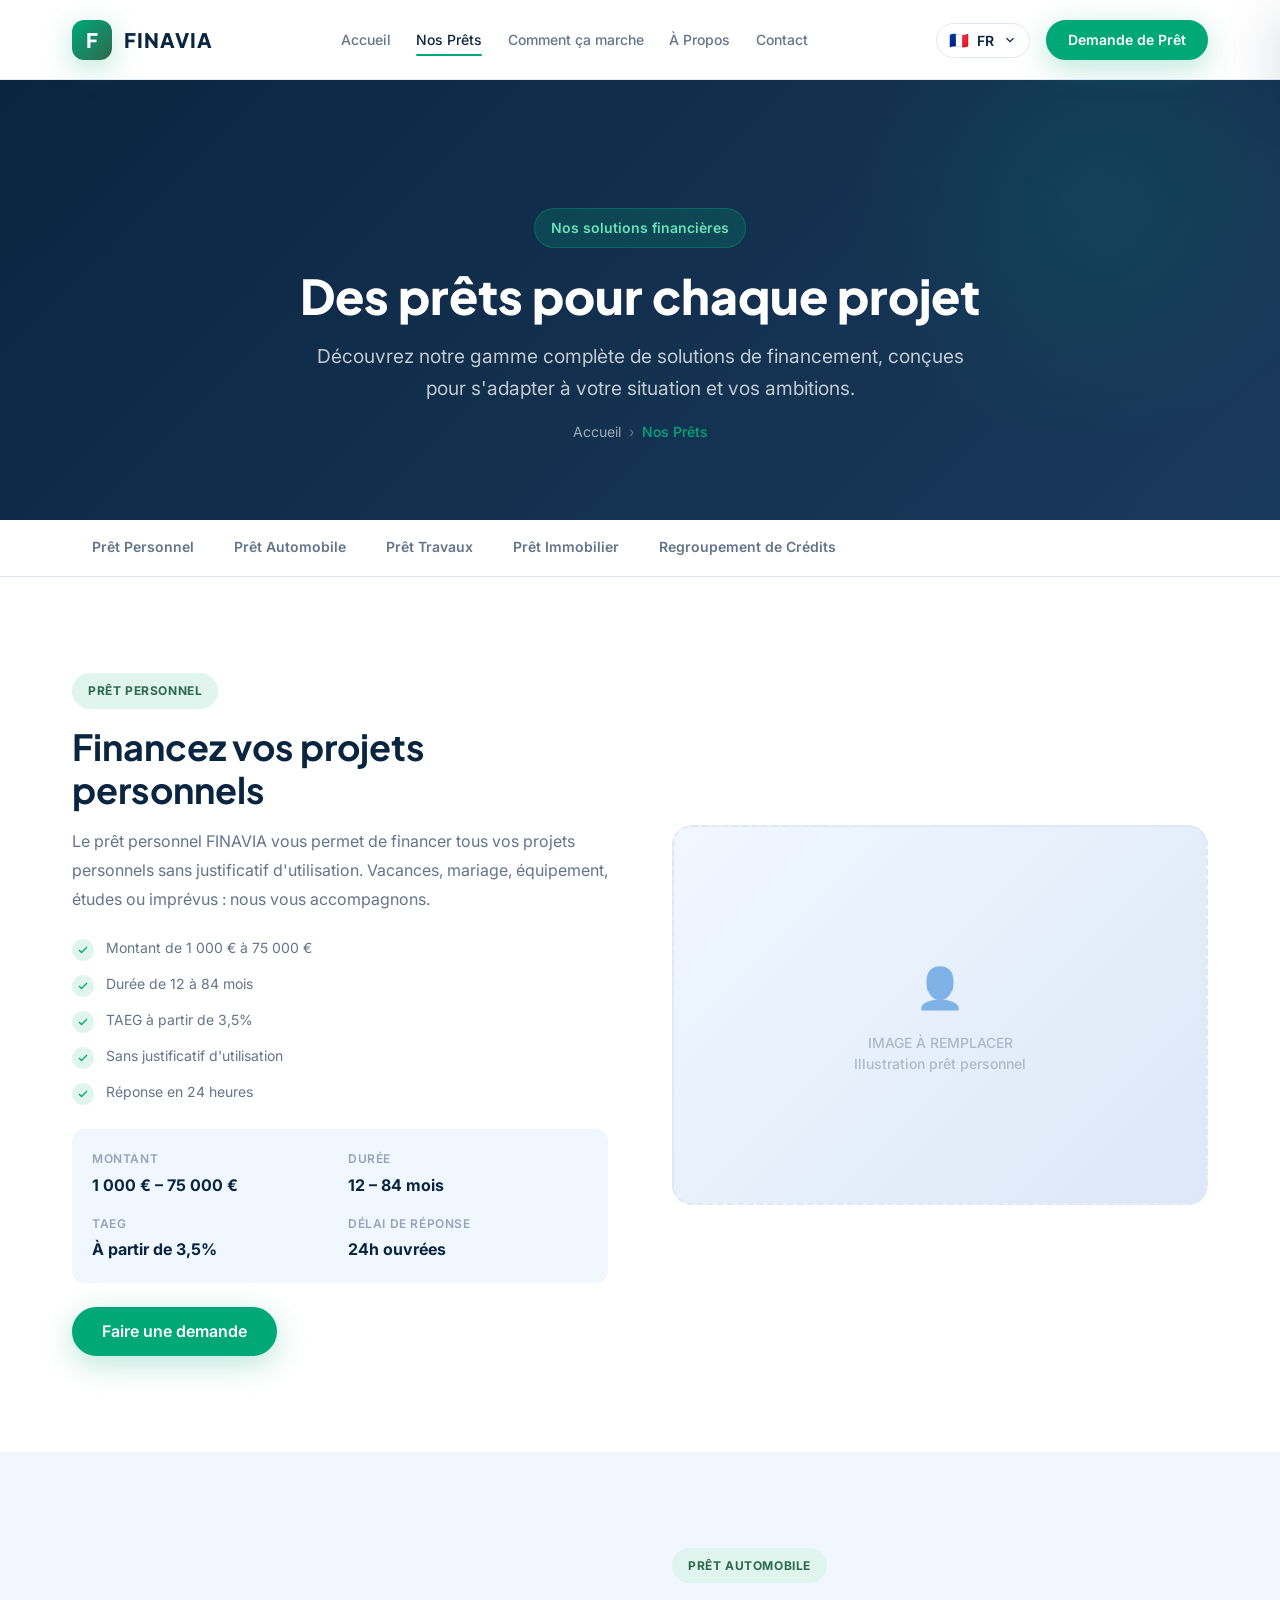
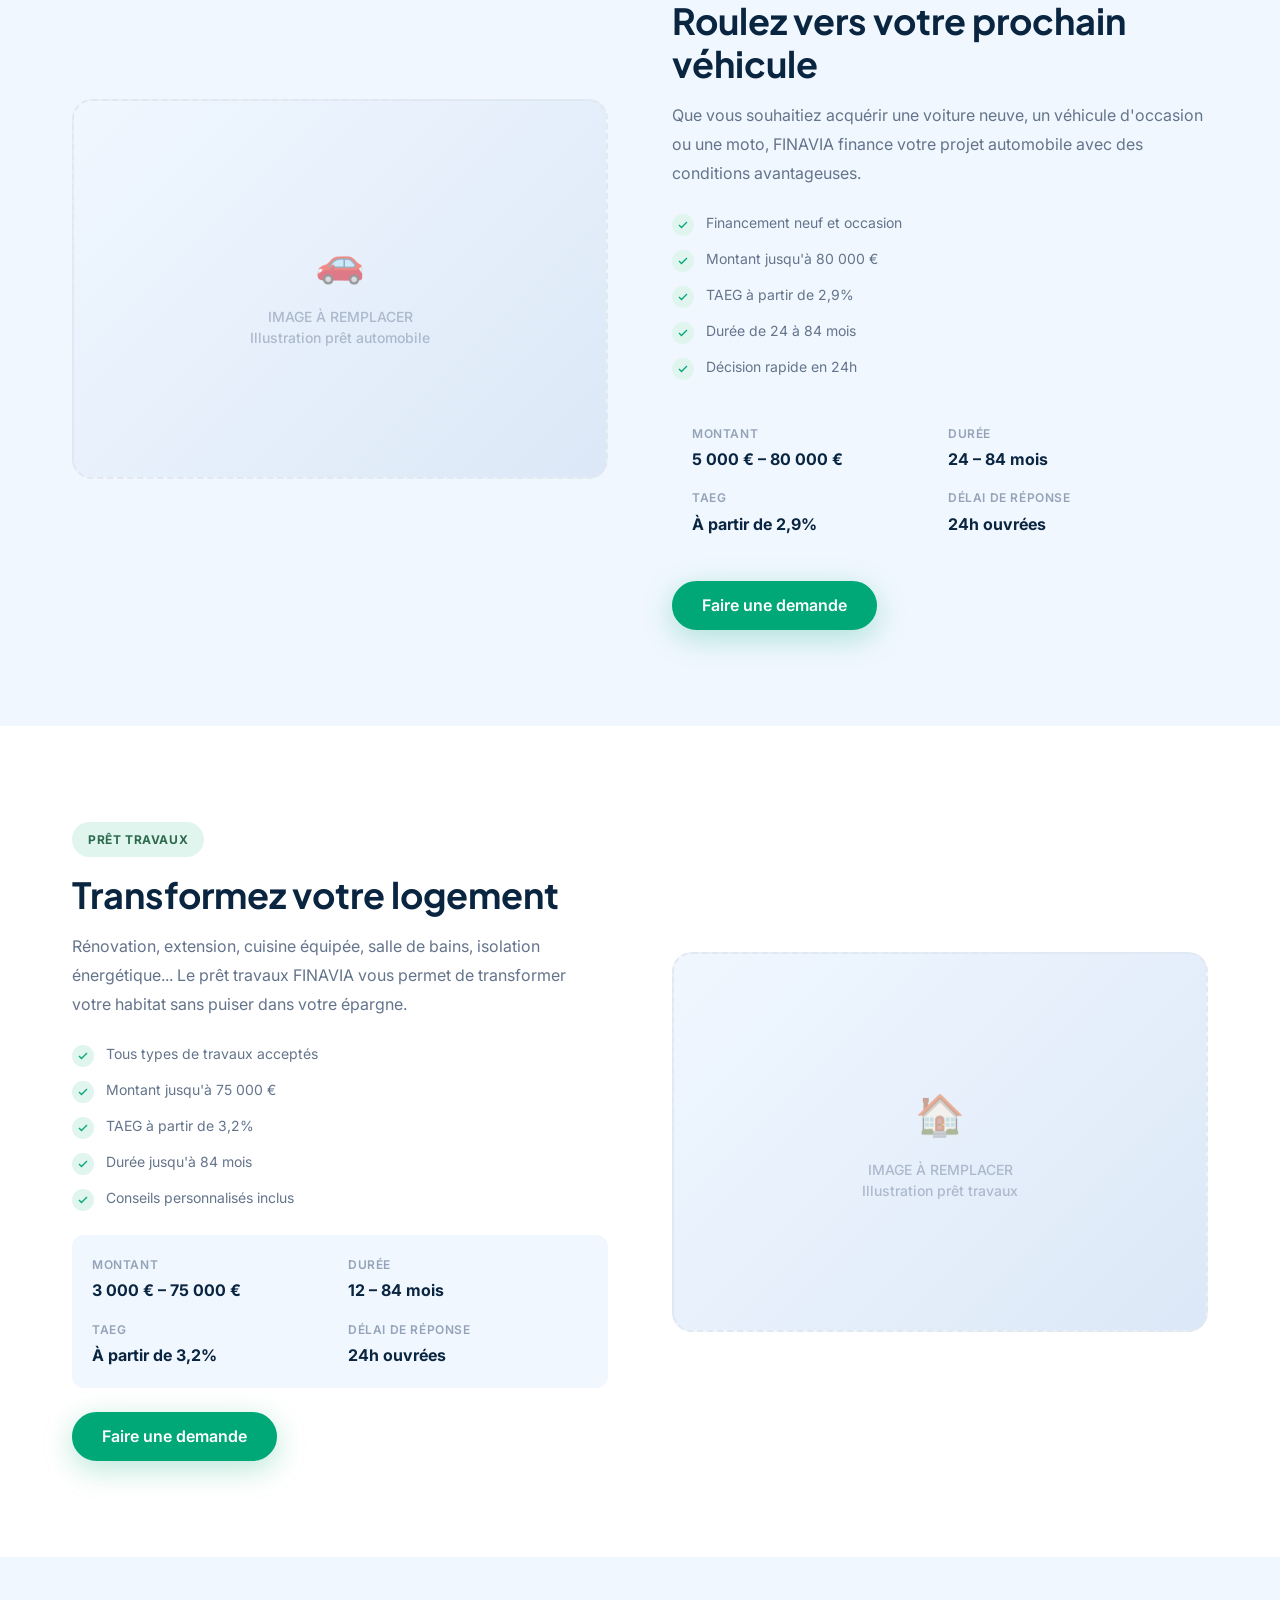
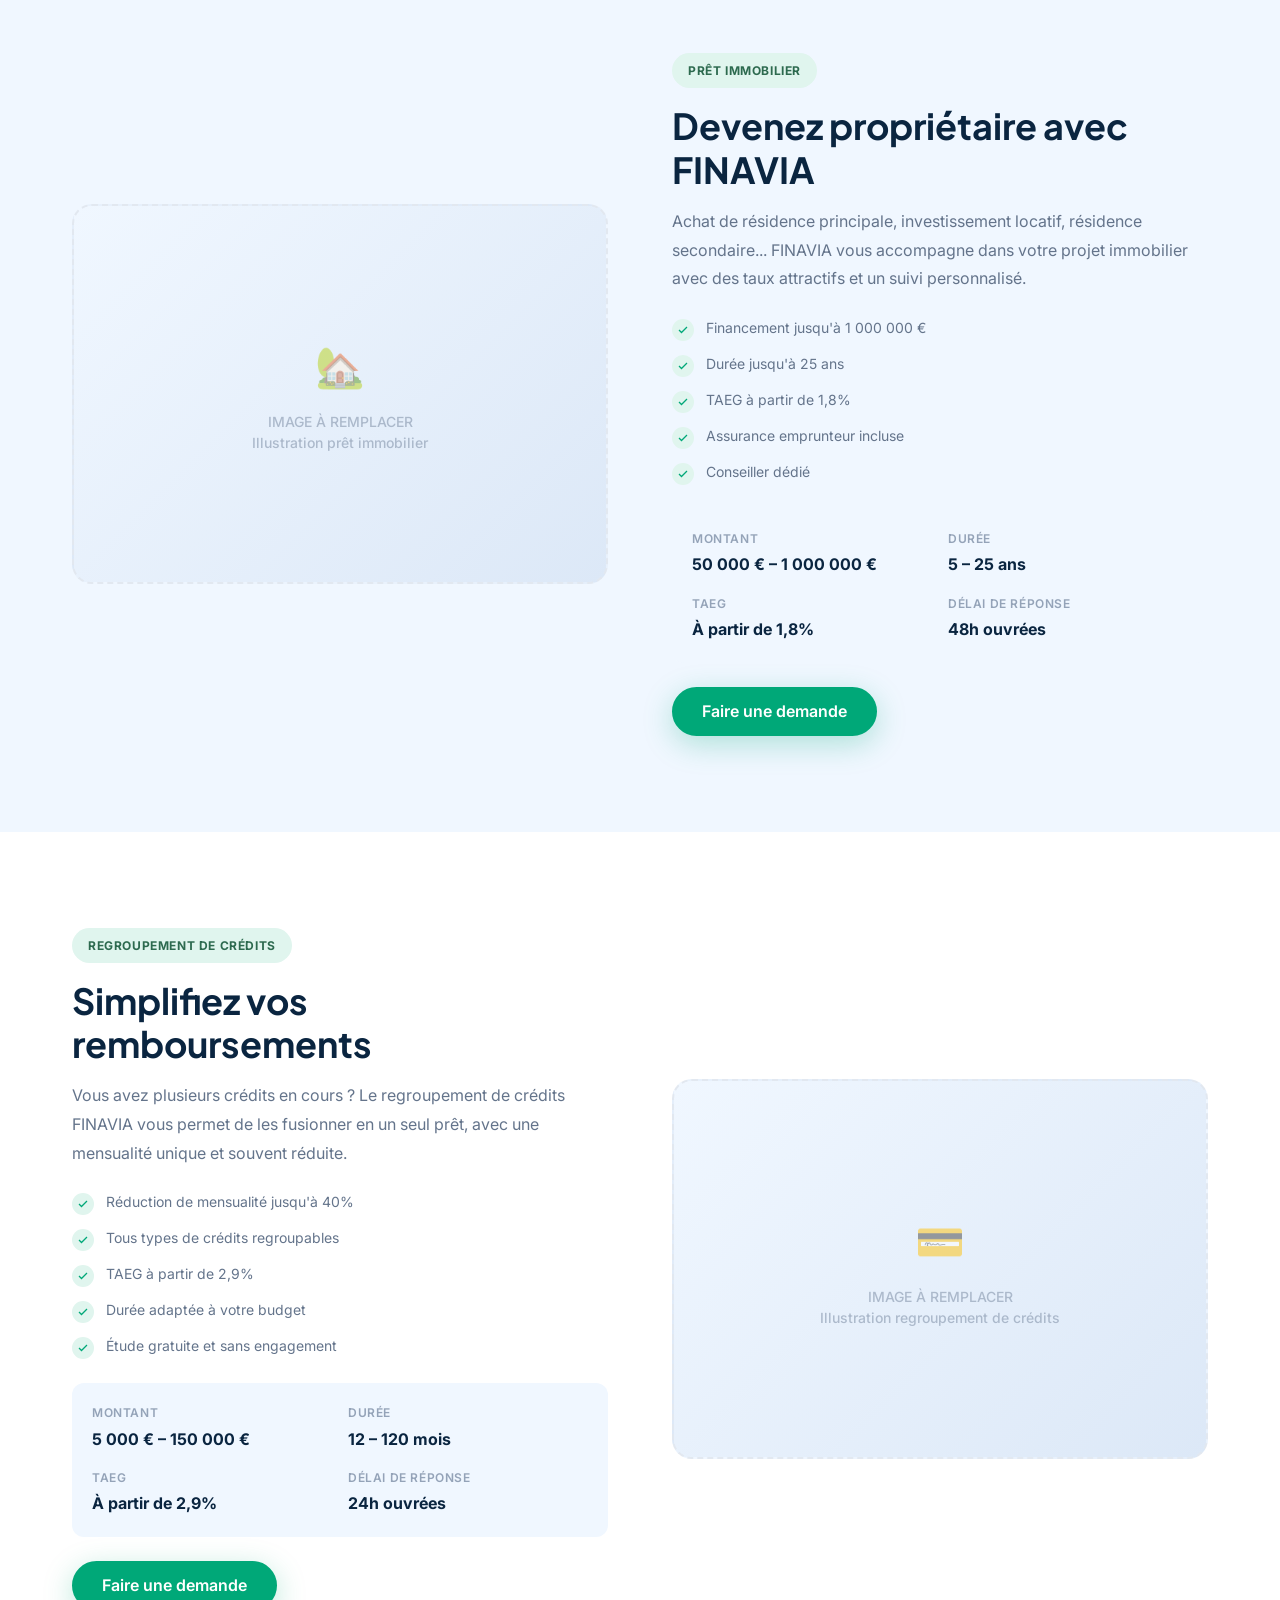
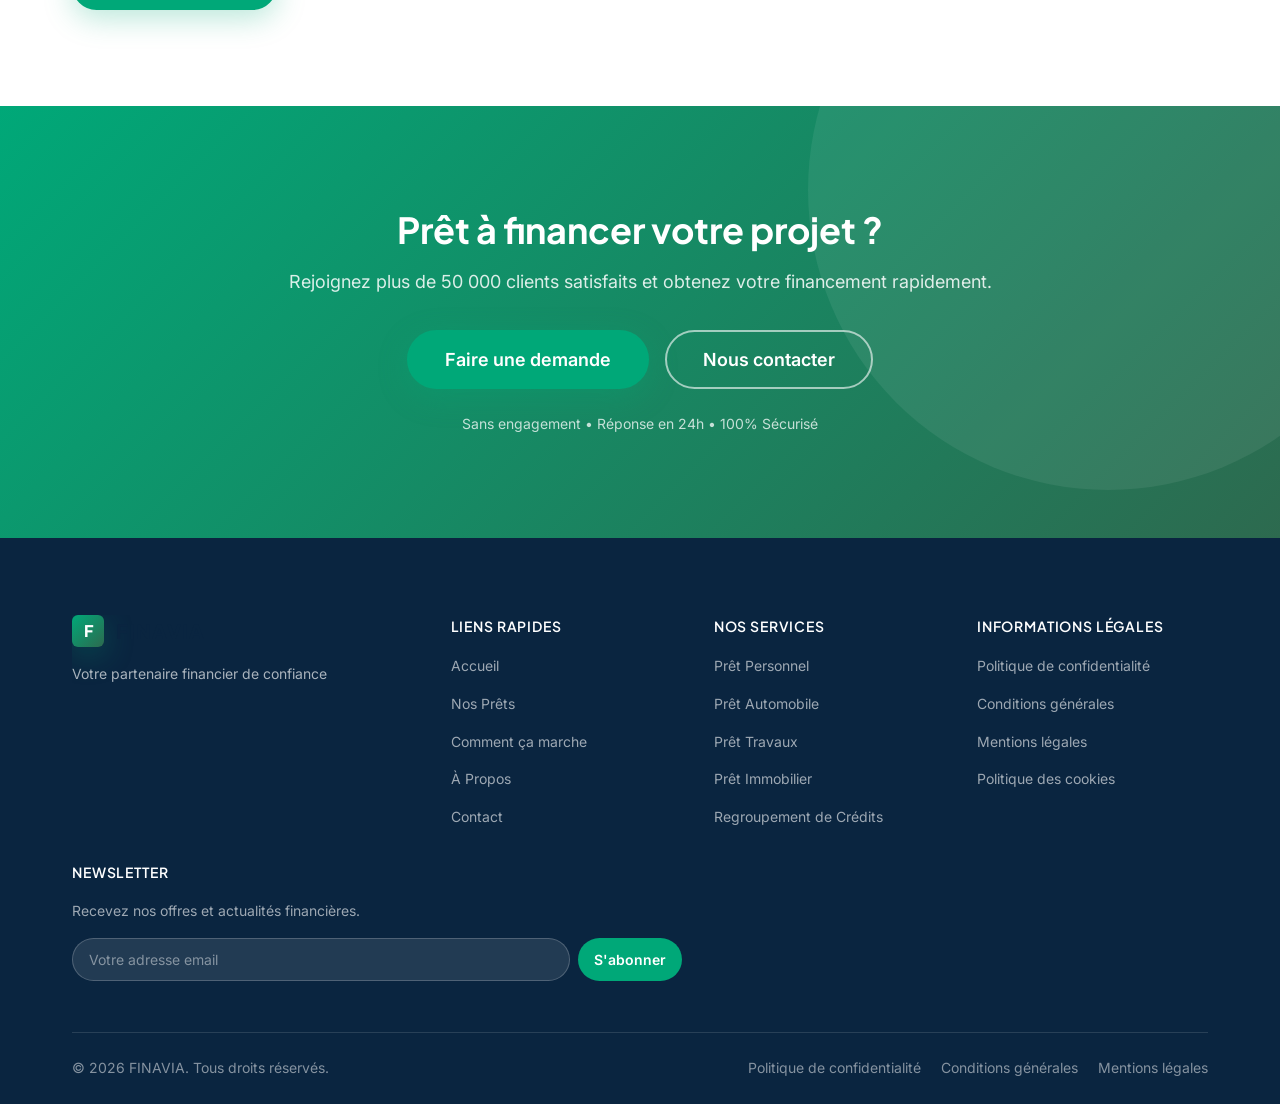
<file: nos-prets.html>
<!DOCTYPE html>
<html lang="fr">
<head>
  <meta charset="UTF-8">
  <meta name="viewport" content="width=device-width, initial-scale=1.0">
  <title>Nos Prêts – Prêt Personnel, Auto, Immobilier | FINAVIA</title>
  <meta name="description" content="Découvrez toutes les solutions de financement FINAVIA : prêt personnel, auto, travaux, immobilier et regroupement de crédits. Taux compétitifs, réponse en 24h.">
  <meta name="robots" content="index, follow">
  <link rel="canonical" href="https://www.finavia.eu/nos-prets.html">
  <link rel="icon" type="image/svg+xml" href="assets/favicon.svg">
  <link rel="preconnect" href="https://fonts.googleapis.com">
  <link rel="preconnect" href="https://fonts.gstatic.com" crossorigin>
  <link href="https://fonts.googleapis.com/css2?family=Plus+Jakarta+Sans:wght@400;500;600;700;800&family=Inter:wght@400;500;600;700&display=swap" rel="stylesheet">
  <link rel="stylesheet" href="css/main.css">
  <link rel="stylesheet" href="css/animations.css">
  <link rel="stylesheet" href="css/responsive.css">
</head>
<body>
  <a class="skip-link" href="#main-content">Aller au contenu principal</a>
  <div class="mobile-overlay" id="mobileOverlay" aria-hidden="true"></div>

  <!-- HEADER (identique à toutes les pages) -->
  <header class="site-header" id="site-header" role="banner">
    <div class="container header-inner">
      <a href="index.html" class="header-logo" aria-label="FINAVIA - Accueil">
        <div class="logo-icon" aria-hidden="true">F</div>
        <span class="logo-text">FINAVIA</span>
      </a>
      <nav class="header-nav" aria-label="Navigation principale">
        <ul class="nav-list">
          <li><a href="index.html"             class="nav-link" data-i18n="nav.home">Accueil</a></li>
          <li><a href="nos-prets.html"         class="nav-link" data-i18n="nav.loans">Nos Prêts</a></li>
          <li><a href="comment-ca-marche.html" class="nav-link" data-i18n="nav.howItWorks">Comment ça marche</a></li>
          <li><a href="a-propos.html"          class="nav-link" data-i18n="nav.about">À Propos</a></li>
          <li><a href="contact.html"           class="nav-link" data-i18n="nav.contact">Contact</a></li>
        </ul>
      </nav>
      <div class="header-actions">
        <div class="lang-switcher" id="langSwitcher">
          <button class="lang-current" id="langCurrent" aria-haspopup="true" aria-expanded="false">
            <span class="lang-flag" id="currentFlag">🇫🇷</span>
            <span class="lang-code" id="currentCode">FR</span>
            <svg class="lang-chevron" viewBox="0 0 24 24" fill="none" stroke="currentColor" stroke-width="2"><polyline points="6 9 12 15 18 9"/></svg>
          </button>
          <div class="lang-dropdown" id="langDropdown" role="menu">
            <button class="lang-option" data-lang="fr" role="menuitem">🇫🇷 Français</button>
            <button class="lang-option" data-lang="es" role="menuitem">🇪🇸 Español</button>
            <button class="lang-option" data-lang="de" role="menuitem">🇩🇪 Deutsch</button>
            <button class="lang-option" data-lang="pt" role="menuitem">🇵🇹 Português</button>
            <button class="lang-option" data-lang="it" role="menuitem">🇮🇹 Italiano</button>
          </div>
        </div>
        <a href="demande-de-pret.html" class="btn btn-primary btn-sm" data-i18n="nav.apply">Demande de Prêt</a>
        <button class="hamburger" id="hamburger" aria-label="Menu" aria-expanded="false">
          <span class="hamburger-line"></span><span class="hamburger-line"></span><span class="hamburger-line"></span>
        </button>
      </div>
    </div>
    <div class="mobile-menu" id="mobileMenu" aria-hidden="true">
      <div class="mobile-menu-inner">
        <div class="mobile-menu-header">
          <a href="index.html" class="header-logo"><div class="logo-icon logo-icon--sm">F</div><span class="logo-text">FINAVIA</span></a>
          <button class="mobile-menu-close" id="mobileClose" aria-label="Fermer">
            <svg viewBox="0 0 24 24" fill="none" stroke="currentColor" stroke-width="2"><line x1="18" y1="6" x2="6" y2="18"/><line x1="6" y1="6" x2="18" y2="18"/></svg>
          </button>
        </div>
        <nav>
          <ul class="mobile-nav-list">
            <li><a href="index.html"             class="mobile-nav-link" data-i18n="nav.home">Accueil</a></li>
            <li><a href="nos-prets.html"         class="mobile-nav-link" data-i18n="nav.loans">Nos Prêts</a></li>
            <li><a href="comment-ca-marche.html" class="mobile-nav-link" data-i18n="nav.howItWorks">Comment ça marche</a></li>
            <li><a href="a-propos.html"          class="mobile-nav-link" data-i18n="nav.about">À Propos</a></li>
            <li><a href="contact.html"           class="mobile-nav-link" data-i18n="nav.contact">Contact</a></li>
            <li><a href="demande-de-pret.html"   class="mobile-nav-link mobile-cta" data-i18n="nav.apply">Demande de Prêt</a></li>
          </ul>
        </nav>
        <div class="mobile-lang-section">
          <p class="mobile-lang-title">Langue</p>
          <div class="mobile-lang-grid">
            <button class="mobile-lang-btn active" data-lang="fr">🇫🇷 FR</button>
            <button class="mobile-lang-btn" data-lang="es">🇪🇸 ES</button>
            <button class="mobile-lang-btn" data-lang="de">🇩🇪 DE</button>
            <button class="mobile-lang-btn" data-lang="pt">🇵🇹 PT</button>
            <button class="mobile-lang-btn" data-lang="it">🇮🇹 IT</button>
          </div>
        </div>
      </div>
    </div>
  </header>

  <main id="main-content">
    <!-- PAGE HERO -->
    <section class="page-hero">
      <div class="container page-hero-content">
        <span class="page-hero-badge" data-i18n="loans.hero.badge">Nos solutions financières</span>
        <h1 class="page-hero-title" data-i18n="loans.hero.title">Des prêts pour chaque projet</h1>
        <p class="page-hero-subtitle" data-i18n="loans.hero.subtitle">Découvrez notre gamme complète de solutions de financement, conçues pour s'adapter à votre situation et vos ambitions.</p>
        <nav class="breadcrumb" aria-label="Fil d'Ariane">
          <a href="index.html" data-i18n="nav.home">Accueil</a>
          <span class="breadcrumb-sep" aria-hidden="true">›</span>
          <span class="breadcrumb-current" data-i18n="nav.loans">Nos Prêts</span>
        </nav>
      </div>
    </section>

    <!-- NAVIGATION RAPIDE PAR ANCRE -->
    <nav aria-label="Navigation des prêts" style="background:#fff;border-bottom:1px solid var(--clr-border);position:sticky;top:var(--header-height);z-index:50;">
      <div class="container" style="display:flex;gap:0;overflow-x:auto;-webkit-overflow-scrolling:touch;scrollbar-width:none;">
        <a href="#personnel"    style="padding:1rem 1.25rem;font-size:0.875rem;font-weight:600;color:var(--clr-text-muted);white-space:nowrap;border-bottom:2px solid transparent;transition:all 0.2s;text-decoration:none;" data-i18n="service.personal.title">Prêt Personnel</a>
        <a href="#auto"         style="padding:1rem 1.25rem;font-size:0.875rem;font-weight:600;color:var(--clr-text-muted);white-space:nowrap;border-bottom:2px solid transparent;transition:all 0.2s;text-decoration:none;" data-i18n="service.auto.title">Prêt Auto</a>
        <a href="#travaux"      style="padding:1rem 1.25rem;font-size:0.875rem;font-weight:600;color:var(--clr-text-muted);white-space:nowrap;border-bottom:2px solid transparent;transition:all 0.2s;text-decoration:none;" data-i18n="service.travaux.title">Prêt Travaux</a>
        <a href="#immo"         style="padding:1rem 1.25rem;font-size:0.875rem;font-weight:600;color:var(--clr-text-muted);white-space:nowrap;border-bottom:2px solid transparent;transition:all 0.2s;text-decoration:none;" data-i18n="service.immo.title">Prêt Immobilier</a>
        <a href="#regroupement" style="padding:1rem 1.25rem;font-size:0.875rem;font-weight:600;color:var(--clr-text-muted);white-space:nowrap;border-bottom:2px solid transparent;transition:all 0.2s;text-decoration:none;" data-i18n="service.regroupement.title">Regroupement</a>
      </div>
    </nav>

    <!-- PRÊT PERSONNEL -->
    <section class="loan-section" id="personnel">
      <div class="container">
        <div class="loan-layout reveal">
          <div class="loan-content">
            <span class="loan-badge" data-i18n="loan.personal.badge">PRÊT PERSONNEL</span>
            <h2 class="loan-title" data-i18n="loan.personal.title">Financez vos projets personnels</h2>
            <p class="loan-desc" data-i18n="loan.personal.desc">Le prêt personnel FINAVIA vous permet de financer tous vos projets personnels sans justificatif d'utilisation. Vacances, mariage, équipement, études ou imprévus : nous vous accompagnons.</p>
            <ul class="loan-features">
              <li class="loan-feature"><div class="loan-feature-icon"><svg viewBox="0 0 24 24" fill="none" stroke="currentColor" stroke-width="2.5"><polyline points="20 6 9 17 4 12"/></svg></div><span class="loan-feature-text" data-i18n="loan.personal.f1">Montant de 1 000 € à 75 000 €</span></li>
              <li class="loan-feature"><div class="loan-feature-icon"><svg viewBox="0 0 24 24" fill="none" stroke="currentColor" stroke-width="2.5"><polyline points="20 6 9 17 4 12"/></svg></div><span class="loan-feature-text" data-i18n="loan.personal.f2">Durée de 12 à 84 mois</span></li>
              <li class="loan-feature"><div class="loan-feature-icon"><svg viewBox="0 0 24 24" fill="none" stroke="currentColor" stroke-width="2.5"><polyline points="20 6 9 17 4 12"/></svg></div><span class="loan-feature-text" data-i18n="loan.personal.f3">TAEG à partir de 3,5%</span></li>
              <li class="loan-feature"><div class="loan-feature-icon"><svg viewBox="0 0 24 24" fill="none" stroke="currentColor" stroke-width="2.5"><polyline points="20 6 9 17 4 12"/></svg></div><span class="loan-feature-text" data-i18n="loan.personal.f4">Sans justificatif d'utilisation</span></li>
              <li class="loan-feature"><div class="loan-feature-icon"><svg viewBox="0 0 24 24" fill="none" stroke="currentColor" stroke-width="2.5"><polyline points="20 6 9 17 4 12"/></svg></div><span class="loan-feature-text" data-i18n="loan.personal.f5">Réponse en 24 heures</span></li>
            </ul>
            <div class="loan-conditions">
              <div class="loan-conditions-grid">
                <div class="loan-condition-item"><p class="loan-condition-label" data-i18n="loan.cond.amount">Montant</p><p class="loan-condition-value" data-i18n="loan.personal.cond.amount">1 000 € – 75 000 €</p></div>
                <div class="loan-condition-item"><p class="loan-condition-label" data-i18n="loan.cond.duration">Durée</p><p class="loan-condition-value" data-i18n="loan.personal.cond.duration">12 – 84 mois</p></div>
                <div class="loan-condition-item"><p class="loan-condition-label" data-i18n="loan.cond.rate">TAEG</p><p class="loan-condition-value" data-i18n="loan.personal.cond.rate">À partir de 3,5%</p></div>
                <div class="loan-condition-item"><p class="loan-condition-label" data-i18n="loan.cond.response">Délai de réponse</p><p class="loan-condition-value" data-i18n="loan.personal.cond.response">24h ouvrées</p></div>
              </div>
            </div>
            <a href="demande-de-pret.html" class="btn btn-primary" data-i18n="loan.cta">Faire une demande</a>
          </div>
          <div class="loan-visual">
            <div class="img-placeholder" style="min-height:380px;">
              <div class="img-placeholder-icon">👤</div>
              <p class="img-placeholder-text">IMAGE À REMPLACER<br>Illustration prêt personnel</p>
            </div>
          </div>
        </div>
      </div>
    </section>

    <!-- PRÊT AUTO -->
    <section class="loan-section" id="auto" style="background:var(--clr-bg-alt);">
      <div class="container">
        <div class="loan-layout reverse reveal">
          <div class="loan-content">
            <span class="loan-badge" data-i18n="loan.auto.badge">PRÊT AUTOMOBILE</span>
            <h2 class="loan-title" data-i18n="loan.auto.title">Roulez vers votre prochain véhicule</h2>
            <p class="loan-desc" data-i18n="loan.auto.desc">Que vous souhaitiez acquérir une voiture neuve, un véhicule d'occasion ou une moto, FINAVIA finance votre projet automobile avec des conditions avantageuses.</p>
            <ul class="loan-features">
              <li class="loan-feature"><div class="loan-feature-icon"><svg viewBox="0 0 24 24" fill="none" stroke="currentColor" stroke-width="2.5"><polyline points="20 6 9 17 4 12"/></svg></div><span class="loan-feature-text" data-i18n="loan.auto.f1">Financement neuf et occasion</span></li>
              <li class="loan-feature"><div class="loan-feature-icon"><svg viewBox="0 0 24 24" fill="none" stroke="currentColor" stroke-width="2.5"><polyline points="20 6 9 17 4 12"/></svg></div><span class="loan-feature-text" data-i18n="loan.auto.f2">Montant jusqu'à 80 000 €</span></li>
              <li class="loan-feature"><div class="loan-feature-icon"><svg viewBox="0 0 24 24" fill="none" stroke="currentColor" stroke-width="2.5"><polyline points="20 6 9 17 4 12"/></svg></div><span class="loan-feature-text" data-i18n="loan.auto.f3">TAEG à partir de 2,9%</span></li>
              <li class="loan-feature"><div class="loan-feature-icon"><svg viewBox="0 0 24 24" fill="none" stroke="currentColor" stroke-width="2.5"><polyline points="20 6 9 17 4 12"/></svg></div><span class="loan-feature-text" data-i18n="loan.auto.f4">Durée de 24 à 84 mois</span></li>
              <li class="loan-feature"><div class="loan-feature-icon"><svg viewBox="0 0 24 24" fill="none" stroke="currentColor" stroke-width="2.5"><polyline points="20 6 9 17 4 12"/></svg></div><span class="loan-feature-text" data-i18n="loan.auto.f5">Décision rapide en 24h</span></li>
            </ul>
            <div class="loan-conditions">
              <div class="loan-conditions-grid">
                <div class="loan-condition-item"><p class="loan-condition-label" data-i18n="loan.cond.amount">Montant</p><p class="loan-condition-value" data-i18n="loan.auto.cond.amount">5 000 € – 80 000 €</p></div>
                <div class="loan-condition-item"><p class="loan-condition-label" data-i18n="loan.cond.duration">Durée</p><p class="loan-condition-value" data-i18n="loan.auto.cond.duration">24 – 84 mois</p></div>
                <div class="loan-condition-item"><p class="loan-condition-label" data-i18n="loan.cond.rate">TAEG</p><p class="loan-condition-value" data-i18n="loan.auto.cond.rate">À partir de 2,9%</p></div>
                <div class="loan-condition-item"><p class="loan-condition-label" data-i18n="loan.cond.response">Délai de réponse</p><p class="loan-condition-value" data-i18n="loan.auto.cond.response">24h ouvrées</p></div>
              </div>
            </div>
            <a href="demande-de-pret.html" class="btn btn-primary" data-i18n="loan.cta">Faire une demande</a>
          </div>
          <div class="loan-visual">
            <div class="img-placeholder" style="min-height:380px;">
              <div class="img-placeholder-icon">🚗</div>
              <p class="img-placeholder-text">IMAGE À REMPLACER<br>Illustration prêt automobile</p>
            </div>
          </div>
        </div>
      </div>
    </section>

    <!-- PRÊT TRAVAUX -->
    <section class="loan-section" id="travaux">
      <div class="container">
        <div class="loan-layout reveal">
          <div class="loan-content">
            <span class="loan-badge" data-i18n="loan.travaux.badge">PRÊT TRAVAUX</span>
            <h2 class="loan-title" data-i18n="loan.travaux.title">Transformez votre logement</h2>
            <p class="loan-desc" data-i18n="loan.travaux.desc">Rénovation, extension, cuisine équipée, salle de bains, isolation énergétique... Le prêt travaux FINAVIA vous permet de transformer votre habitat sans puiser dans votre épargne.</p>
            <ul class="loan-features">
              <li class="loan-feature"><div class="loan-feature-icon"><svg viewBox="0 0 24 24" fill="none" stroke="currentColor" stroke-width="2.5"><polyline points="20 6 9 17 4 12"/></svg></div><span class="loan-feature-text" data-i18n="loan.travaux.f1">Tous types de travaux acceptés</span></li>
              <li class="loan-feature"><div class="loan-feature-icon"><svg viewBox="0 0 24 24" fill="none" stroke="currentColor" stroke-width="2.5"><polyline points="20 6 9 17 4 12"/></svg></div><span class="loan-feature-text" data-i18n="loan.travaux.f2">Montant jusqu'à 75 000 €</span></li>
              <li class="loan-feature"><div class="loan-feature-icon"><svg viewBox="0 0 24 24" fill="none" stroke="currentColor" stroke-width="2.5"><polyline points="20 6 9 17 4 12"/></svg></div><span class="loan-feature-text" data-i18n="loan.travaux.f3">TAEG à partir de 3,2%</span></li>
              <li class="loan-feature"><div class="loan-feature-icon"><svg viewBox="0 0 24 24" fill="none" stroke="currentColor" stroke-width="2.5"><polyline points="20 6 9 17 4 12"/></svg></div><span class="loan-feature-text" data-i18n="loan.travaux.f4">Durée jusqu'à 84 mois</span></li>
              <li class="loan-feature"><div class="loan-feature-icon"><svg viewBox="0 0 24 24" fill="none" stroke="currentColor" stroke-width="2.5"><polyline points="20 6 9 17 4 12"/></svg></div><span class="loan-feature-text" data-i18n="loan.travaux.f5">Conseils personnalisés inclus</span></li>
            </ul>
            <div class="loan-conditions">
              <div class="loan-conditions-grid">
                <div class="loan-condition-item"><p class="loan-condition-label" data-i18n="loan.cond.amount">Montant</p><p class="loan-condition-value" data-i18n="loan.travaux.cond.amount">3 000 € – 75 000 €</p></div>
                <div class="loan-condition-item"><p class="loan-condition-label" data-i18n="loan.cond.duration">Durée</p><p class="loan-condition-value" data-i18n="loan.travaux.cond.duration">12 – 84 mois</p></div>
                <div class="loan-condition-item"><p class="loan-condition-label" data-i18n="loan.cond.rate">TAEG</p><p class="loan-condition-value" data-i18n="loan.travaux.cond.rate">À partir de 3,2%</p></div>
                <div class="loan-condition-item"><p class="loan-condition-label" data-i18n="loan.cond.response">Délai</p><p class="loan-condition-value" data-i18n="loan.travaux.cond.response">24h ouvrées</p></div>
              </div>
            </div>
            <a href="demande-de-pret.html" class="btn btn-primary" data-i18n="loan.cta">Faire une demande</a>
          </div>
          <div class="loan-visual">
            <div class="img-placeholder" style="min-height:380px;">
              <div class="img-placeholder-icon">🏠</div>
              <p class="img-placeholder-text">IMAGE À REMPLACER<br>Illustration prêt travaux</p>
            </div>
          </div>
        </div>
      </div>
    </section>

    <!-- PRÊT IMMOBILIER -->
    <section class="loan-section" id="immo" style="background:var(--clr-bg-alt);">
      <div class="container">
        <div class="loan-layout reverse reveal">
          <div class="loan-content">
            <span class="loan-badge" data-i18n="loan.immo.badge">PRÊT IMMOBILIER</span>
            <h2 class="loan-title" data-i18n="loan.immo.title">Devenez propriétaire avec FINAVIA</h2>
            <p class="loan-desc" data-i18n="loan.immo.desc">Achat de résidence principale, investissement locatif, résidence secondaire... FINAVIA vous accompagne dans votre projet immobilier avec des taux attractifs et un suivi personnalisé.</p>
            <ul class="loan-features">
              <li class="loan-feature"><div class="loan-feature-icon"><svg viewBox="0 0 24 24" fill="none" stroke="currentColor" stroke-width="2.5"><polyline points="20 6 9 17 4 12"/></svg></div><span class="loan-feature-text" data-i18n="loan.immo.f1">Financement jusqu'à 1 000 000 €</span></li>
              <li class="loan-feature"><div class="loan-feature-icon"><svg viewBox="0 0 24 24" fill="none" stroke="currentColor" stroke-width="2.5"><polyline points="20 6 9 17 4 12"/></svg></div><span class="loan-feature-text" data-i18n="loan.immo.f2">Durée jusqu'à 25 ans</span></li>
              <li class="loan-feature"><div class="loan-feature-icon"><svg viewBox="0 0 24 24" fill="none" stroke="currentColor" stroke-width="2.5"><polyline points="20 6 9 17 4 12"/></svg></div><span class="loan-feature-text" data-i18n="loan.immo.f3">TAEG à partir de 1,8%</span></li>
              <li class="loan-feature"><div class="loan-feature-icon"><svg viewBox="0 0 24 24" fill="none" stroke="currentColor" stroke-width="2.5"><polyline points="20 6 9 17 4 12"/></svg></div><span class="loan-feature-text" data-i18n="loan.immo.f4">Assurance emprunteur incluse</span></li>
              <li class="loan-feature"><div class="loan-feature-icon"><svg viewBox="0 0 24 24" fill="none" stroke="currentColor" stroke-width="2.5"><polyline points="20 6 9 17 4 12"/></svg></div><span class="loan-feature-text" data-i18n="loan.immo.f5">Conseiller dédié</span></li>
            </ul>
            <div class="loan-conditions">
              <div class="loan-conditions-grid">
                <div class="loan-condition-item"><p class="loan-condition-label" data-i18n="loan.cond.amount">Montant</p><p class="loan-condition-value" data-i18n="loan.immo.cond.amount">50 000 € – 1 000 000 €</p></div>
                <div class="loan-condition-item"><p class="loan-condition-label" data-i18n="loan.cond.duration">Durée</p><p class="loan-condition-value" data-i18n="loan.immo.cond.duration">5 – 25 ans</p></div>
                <div class="loan-condition-item"><p class="loan-condition-label" data-i18n="loan.cond.rate">TAEG</p><p class="loan-condition-value" data-i18n="loan.immo.cond.rate">À partir de 1,8%</p></div>
                <div class="loan-condition-item"><p class="loan-condition-label" data-i18n="loan.cond.response">Délai</p><p class="loan-condition-value" data-i18n="loan.immo.cond.response">48h ouvrées</p></div>
              </div>
            </div>
            <a href="demande-de-pret.html" class="btn btn-primary" data-i18n="loan.cta">Faire une demande</a>
          </div>
          <div class="loan-visual">
            <div class="img-placeholder" style="min-height:380px;">
              <div class="img-placeholder-icon">🏡</div>
              <p class="img-placeholder-text">IMAGE À REMPLACER<br>Illustration prêt immobilier</p>
            </div>
          </div>
        </div>
      </div>
    </section>

    <!-- REGROUPEMENT DE CRÉDITS -->
    <section class="loan-section" id="regroupement">
      <div class="container">
        <div class="loan-layout reveal">
          <div class="loan-content">
            <span class="loan-badge" data-i18n="loan.regroupement.badge">REGROUPEMENT DE CRÉDITS</span>
            <h2 class="loan-title" data-i18n="loan.regroupement.title">Simplifiez vos remboursements</h2>
            <p class="loan-desc" data-i18n="loan.regroupement.desc">Vous avez plusieurs crédits en cours ? Le regroupement de crédits FINAVIA vous permet de les fusionner en un seul prêt, avec une mensualité unique et souvent réduite.</p>
            <ul class="loan-features">
              <li class="loan-feature"><div class="loan-feature-icon"><svg viewBox="0 0 24 24" fill="none" stroke="currentColor" stroke-width="2.5"><polyline points="20 6 9 17 4 12"/></svg></div><span class="loan-feature-text" data-i18n="loan.regroupement.f1">Réduction de mensualité jusqu'à 40%</span></li>
              <li class="loan-feature"><div class="loan-feature-icon"><svg viewBox="0 0 24 24" fill="none" stroke="currentColor" stroke-width="2.5"><polyline points="20 6 9 17 4 12"/></svg></div><span class="loan-feature-text" data-i18n="loan.regroupement.f2">Tous types de crédits regroupables</span></li>
              <li class="loan-feature"><div class="loan-feature-icon"><svg viewBox="0 0 24 24" fill="none" stroke="currentColor" stroke-width="2.5"><polyline points="20 6 9 17 4 12"/></svg></div><span class="loan-feature-text" data-i18n="loan.regroupement.f3">TAEG à partir de 2,9%</span></li>
              <li class="loan-feature"><div class="loan-feature-icon"><svg viewBox="0 0 24 24" fill="none" stroke="currentColor" stroke-width="2.5"><polyline points="20 6 9 17 4 12"/></svg></div><span class="loan-feature-text" data-i18n="loan.regroupement.f4">Durée adaptée à votre budget</span></li>
              <li class="loan-feature"><div class="loan-feature-icon"><svg viewBox="0 0 24 24" fill="none" stroke="currentColor" stroke-width="2.5"><polyline points="20 6 9 17 4 12"/></svg></div><span class="loan-feature-text" data-i18n="loan.regroupement.f5">Étude gratuite et sans engagement</span></li>
            </ul>
            <div class="loan-conditions">
              <div class="loan-conditions-grid">
                <div class="loan-condition-item"><p class="loan-condition-label" data-i18n="loan.cond.amount">Montant</p><p class="loan-condition-value" data-i18n="loan.regroupement.cond.amount">5 000 € – 150 000 €</p></div>
                <div class="loan-condition-item"><p class="loan-condition-label" data-i18n="loan.cond.duration">Durée</p><p class="loan-condition-value" data-i18n="loan.regroupement.cond.duration">12 – 120 mois</p></div>
                <div class="loan-condition-item"><p class="loan-condition-label" data-i18n="loan.cond.rate">TAEG</p><p class="loan-condition-value" data-i18n="loan.regroupement.cond.rate">À partir de 2,9%</p></div>
                <div class="loan-condition-item"><p class="loan-condition-label" data-i18n="loan.cond.response">Délai</p><p class="loan-condition-value" data-i18n="loan.regroupement.cond.response">24h ouvrées</p></div>
              </div>
            </div>
            <a href="demande-de-pret.html" class="btn btn-primary" data-i18n="loan.cta">Faire une demande</a>
          </div>
          <div class="loan-visual">
            <div class="img-placeholder" style="min-height:380px;">
              <div class="img-placeholder-icon">💳</div>
              <p class="img-placeholder-text">IMAGE À REMPLACER<br>Illustration regroupement de crédits</p>
            </div>
          </div>
        </div>
      </div>
    </section>

    <!-- CTA FINAL -->
    <section class="cta-section">
      <div class="container cta-inner">
        <h2 class="section-title" data-i18n="cta.title">Prêt à financer votre projet ?</h2>
        <p class="section-subtitle" data-i18n="cta.subtitle">Rejoignez plus de 50 000 clients satisfaits et obtenez votre financement rapidement.</p>
        <div class="cta-buttons">
          <a href="demande-de-pret.html" class="btn btn-primary btn-lg" data-i18n="cta.button">Faire une demande</a>
          <a href="contact.html" class="btn btn-outline-white btn-lg" data-i18n="cta.button2">Nous contacter</a>
        </div>
        <p class="cta-note" data-i18n="cta.note">Sans engagement • Réponse en 24h • 100% Sécurisé</p>
      </div>
    </section>
  </main>

  <!-- FOOTER -->
  <footer class="site-footer" role="contentinfo">
    <div class="container">
      <div class="footer-grid">
        <div class="footer-brand">
          <a href="index.html" class="footer-logo"><div class="logo-icon logo-icon--sm">F</div><span class="logo-text">FINAVIA</span></a>
          <p class="footer-tagline" data-i18n="footer.tagline">Votre partenaire financier de confiance</p>
        </div>
        <div class="footer-col">
          <h3 class="footer-heading" data-i18n="footer.links">Liens rapides</h3>
          <ul class="footer-links">
            <li><a href="index.html" data-i18n="nav.home">Accueil</a></li>
            <li><a href="nos-prets.html" data-i18n="nav.loans">Nos Prêts</a></li>
            <li><a href="comment-ca-marche.html" data-i18n="nav.howItWorks">Comment ça marche</a></li>
            <li><a href="a-propos.html" data-i18n="nav.about">À Propos</a></li>
            <li><a href="contact.html" data-i18n="nav.contact">Contact</a></li>
          </ul>
        </div>
        <div class="footer-col">
          <h3 class="footer-heading" data-i18n="footer.services">Nos services</h3>
          <ul class="footer-links">
            <li><a href="#personnel" data-i18n="service.personal.title">Prêt Personnel</a></li>
            <li><a href="#auto" data-i18n="service.auto.title">Prêt Automobile</a></li>
            <li><a href="#travaux" data-i18n="service.travaux.title">Prêt Travaux</a></li>
            <li><a href="#immo" data-i18n="service.immo.title">Prêt Immobilier</a></li>
            <li><a href="#regroupement" data-i18n="service.regroupement.title">Regroupement</a></li>
          </ul>
        </div>
        <div class="footer-col">
          <h3 class="footer-heading" data-i18n="footer.legal">Légal</h3>
          <ul class="footer-links">
            <li><a href="#" data-i18n="footer.privacy">Confidentialité</a></li>
            <li><a href="#" data-i18n="footer.terms">CGU</a></li>
            <li><a href="#" data-i18n="footer.legal_notice">Mentions légales</a></li>
            <li><a href="#" data-i18n="footer.cookies">Cookies</a></li>
          </ul>
        </div>
        <div class="footer-col">
          <h3 class="footer-heading" data-i18n="footer.newsletter">Newsletter</h3>
          <p class="footer-newsletter-desc" data-i18n="footer.newsletter.desc">Recevez nos offres et actualités.</p>
          <div class="newsletter-form">
            <input type="email" class="newsletter-input" id="newsletterEmail" data-i18n-placeholder="footer.newsletter.placeholder" placeholder="Votre email">
            <button class="newsletter-btn" id="newsletterBtn" data-i18n="footer.newsletter.btn">S'abonner</button>
          </div>
        </div>
      </div>
      <div class="footer-bottom">
        <p class="footer-copy">© <span id="currentYear">2024</span> FINAVIA. <span data-i18n="footer.rights">Tous droits réservés</span>.</p>
        <div class="footer-bottom-links">
          <a href="#" data-i18n="footer.privacy">Confidentialité</a>
          <a href="#" data-i18n="footer.terms">CGU</a>
          <a href="#" data-i18n="footer.legal_notice">Mentions légales</a>
        </div>
      </div>
    </div>
  </footer>

  <script src="js/i18n.js"></script>
  <script src="js/main.js"></script>
  <script src="js/animations.js"></script>
</body>
</html>
</file>
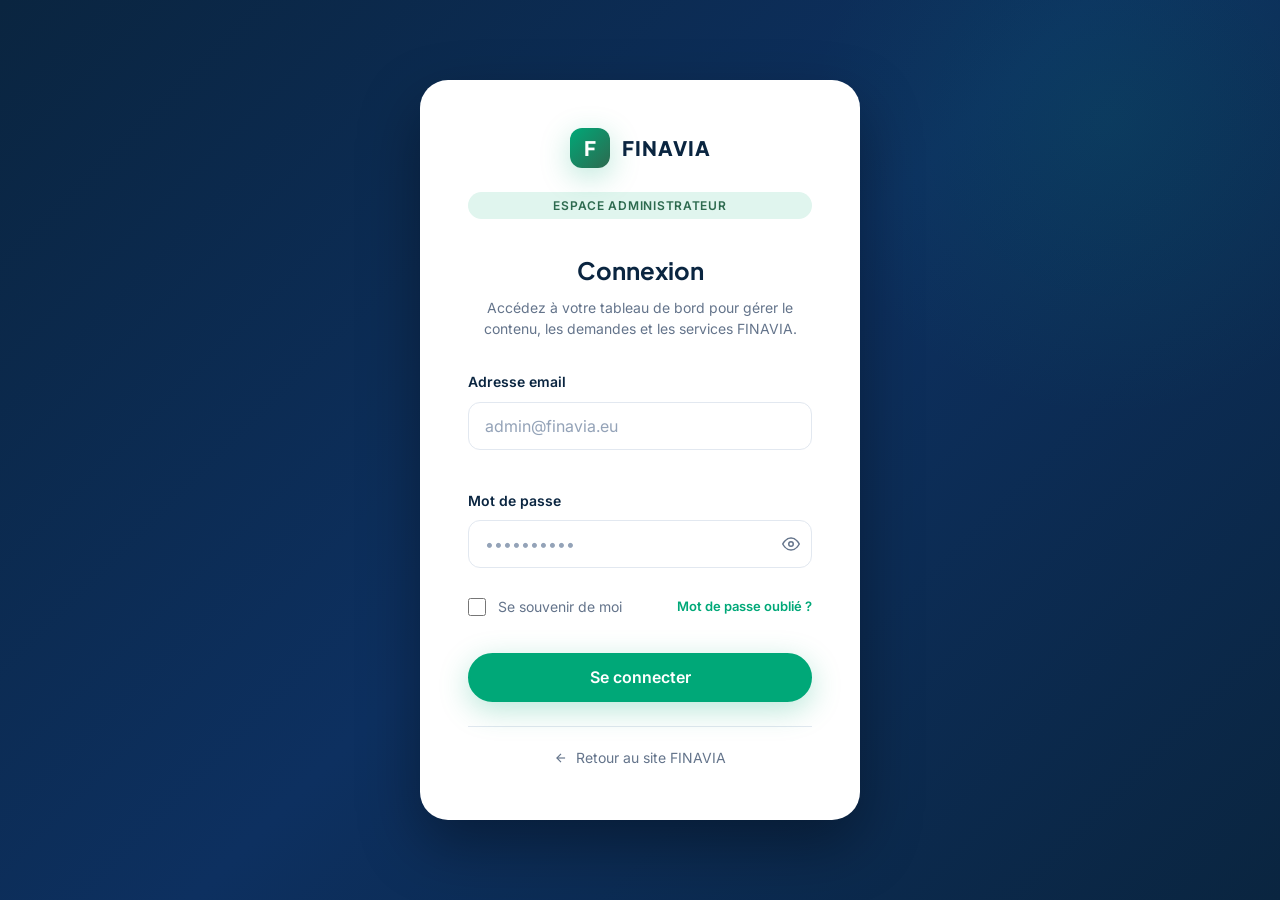
<file: admin/dashboard.html>
<!DOCTYPE html>
<html lang="fr">
<head>
  <meta charset="UTF-8">
  <meta name="viewport" content="width=device-width, initial-scale=1.0">
  <title>Tableau de bord – Administration FINAVIA</title>
  <meta name="robots" content="noindex, nofollow">
  <link rel="icon" type="image/svg+xml" href="../assets/favicon.svg">
  <link rel="preconnect" href="https://fonts.googleapis.com">
  <link href="https://fonts.googleapis.com/css2?family=Plus+Jakarta+Sans:wght@400;500;600;700;800&family=Inter:wght@400;500;600;700&display=swap" rel="stylesheet">
  <link rel="stylesheet" href="../css/main.css">
  <link rel="stylesheet" href="../css/admin.css">
  <link rel="stylesheet" href="../css/responsive.css">
</head>
<body class="admin-body" id="adminDashboard">

  <div class="admin-layout">

    <!-- =============================================
         SIDEBAR
         ============================================= -->
    <aside class="admin-sidebar" id="adminSidebar">
      <a href="dashboard.html" class="admin-sidebar-logo">
        <div class="logo-icon logo-icon--sm">F</div>
        <span class="logo-text">FINAVIA</span>
        <span class="admin-badge">Admin</span>
      </a>

      <nav class="admin-sidebar-nav">
        <div class="admin-nav-section">
          <p class="admin-nav-section-title">Tableau de bord</p>
          <a href="#" class="admin-nav-link active" data-page="overview">
            <svg viewBox="0 0 24 24" fill="none" stroke="currentColor" stroke-width="2"><rect x="3" y="3" width="7" height="9"/><rect x="14" y="3" width="7" height="5"/><rect x="14" y="12" width="7" height="9"/><rect x="3" y="16" width="7" height="5"/></svg>
            Vue d'ensemble
          </a>
          <a href="#" class="admin-nav-link" data-page="requests">
            <svg viewBox="0 0 24 24" fill="none" stroke="currentColor" stroke-width="2"><path d="M14 2H6a2 2 0 0 0-2 2v16a2 2 0 0 0 2 2h12a2 2 0 0 0 2-2V8z"/><polyline points="14 2 14 8 20 8"/><line x1="16" y1="13" x2="8" y2="13"/><line x1="16" y1="17" x2="8" y2="17"/></svg>
            Demandes clients
            <span class="admin-nav-badge">12</span>
          </a>
        </div>

        <div class="admin-nav-section">
          <p class="admin-nav-section-title">Contenu (CMS)</p>
          <a href="#" class="admin-nav-link" data-page="content">
            <svg viewBox="0 0 24 24" fill="none" stroke="currentColor" stroke-width="2"><path d="M11 4H4a2 2 0 0 0-2 2v14a2 2 0 0 0 2 2h14a2 2 0 0 0 2-2v-7"/><path d="M18.5 2.5a2.121 2.121 0 0 1 3 3L12 15l-4 1 1-4 9.5-9.5z"/></svg>
            Contenu & FAQ
          </a>
          <a href="#" class="admin-nav-link" data-page="services">
            <svg viewBox="0 0 24 24" fill="none" stroke="currentColor" stroke-width="2"><circle cx="12" cy="12" r="10"/><line x1="12" y1="8" x2="12" y2="16"/><line x1="8" y1="12" x2="16" y2="12"/></svg>
            Nos services
          </a>
          <a href="#" class="admin-nav-link" data-page="images">
            <svg viewBox="0 0 24 24" fill="none" stroke="currentColor" stroke-width="2"><rect x="3" y="3" width="18" height="18" rx="2"/><circle cx="8.5" cy="8.5" r="1.5"/><polyline points="21 15 16 10 5 21"/></svg>
            Médiathèque
          </a>
        </div>

        <div class="admin-nav-section">
          <p class="admin-nav-section-title">Communication</p>
          <a href="#" class="admin-nav-link" data-page="emails">
            <svg viewBox="0 0 24 24" fill="none" stroke="currentColor" stroke-width="2"><path d="M4 4h16c1.1 0 2 .9 2 2v12c0 1.1-.9 2-2 2H4c-1.1 0-2-.9-2-2V6c0-1.1.9-2 2-2z"/><polyline points="22,6 12,13 2,6"/></svg>
            Emails automatiques
          </a>
        </div>

        <div class="admin-nav-section">
          <p class="admin-nav-section-title">Système</p>
          <a href="#" class="admin-nav-link" data-page="settings">
            <svg viewBox="0 0 24 24" fill="none" stroke="currentColor" stroke-width="2"><circle cx="12" cy="12" r="3"/><path d="M19.4 15a1.65 1.65 0 0 0 .33 1.82l.06.06a2 2 0 1 1-2.83 2.83l-.06-.06a1.65 1.65 0 0 0-1.82-.33 1.65 1.65 0 0 0-1 1.51V21a2 2 0 0 1-4 0v-.09A1.65 1.65 0 0 0 9 19.4a1.65 1.65 0 0 0-1.82.33l-.06.06a2 2 0 1 1-2.83-2.83l.06-.06a1.65 1.65 0 0 0 .33-1.82 1.65 1.65 0 0 0-1.51-1H3a2 2 0 0 1 0-4h.09A1.65 1.65 0 0 0 4.6 9a1.65 1.65 0 0 0-.33-1.82l-.06-.06a2 2 0 1 1 2.83-2.83l.06.06a1.65 1.65 0 0 0 1.82.33H9a1.65 1.65 0 0 0 1-1.51V3a2 2 0 0 1 4 0v.09a1.65 1.65 0 0 0 1 1.51 1.65 1.65 0 0 0 1.82-.33l.06-.06a2 2 0 1 1 2.83 2.83l-.06.06a1.65 1.65 0 0 0-.33 1.82V9a1.65 1.65 0 0 0 1.51 1H21a2 2 0 0 1 0 4h-.09a1.65 1.65 0 0 0-1.51 1z"/></svg>
            Paramètres
          </a>
        </div>
      </nav>

      <div class="admin-sidebar-profile">
        <div class="admin-profile-avatar">AD</div>
        <div class="admin-profile-info">
          <div class="admin-profile-name admin-user-name">Administrateur</div>
          <div class="admin-profile-role admin-user-role">Administrateur</div>
        </div>
        <a href="#" class="admin-logout-btn" data-action="logout" title="Se déconnecter" aria-label="Se déconnecter">
          <svg viewBox="0 0 24 24" fill="none" stroke="currentColor" stroke-width="2"><path d="M9 21H5a2 2 0 0 1-2-2V5a2 2 0 0 1 2-2h4"/><polyline points="16 17 21 12 16 7"/><line x1="21" y1="12" x2="9" y2="12"/></svg>
        </a>
      </div>
    </aside>

    <!-- Overlay sidebar mobile -->
    <div class="mobile-overlay" id="sidebarOverlay" style="z-index:999;"></div>

    <!-- =============================================
         CONTENU PRINCIPAL
         ============================================= -->
    <div class="admin-main">

      <!-- Topbar -->
      <header class="admin-topbar">
        <button class="admin-topbar-toggle" id="sidebarToggle" aria-label="Ouvrir le menu">
          <svg viewBox="0 0 24 24" fill="none" stroke="currentColor" stroke-width="2"><line x1="3" y1="12" x2="21" y2="12"/><line x1="3" y1="6" x2="21" y2="6"/><line x1="3" y1="18" x2="21" y2="18"/></svg>
        </button>
        <h1 class="admin-topbar-title" id="topbarTitle">Vue d'ensemble</h1>
        <div class="admin-topbar-actions">
          <a href="../index.html" target="_blank" class="admin-view-site">
            <svg viewBox="0 0 24 24" fill="none" stroke="currentColor" stroke-width="2"><path d="M18 13v6a2 2 0 0 1-2 2H5a2 2 0 0 1-2-2V8a2 2 0 0 1 2-2h6"/><polyline points="15 3 21 3 21 9"/><line x1="10" y1="14" x2="21" y2="3"/></svg>
            Voir le site
          </a>
          <button class="admin-notif-btn" aria-label="Notifications">
            <svg viewBox="0 0 24 24" fill="none" stroke="currentColor" stroke-width="2"><path d="M18 8A6 6 0 0 0 6 8c0 7-3 9-3 9h18s-3-2-3-9"/><path d="M13.73 21a2 2 0 0 1-3.46 0"/></svg>
            <span class="admin-notif-dot"></span>
          </button>
        </div>
      </header>

      <!-- Zone de contenu dynamique -->
      <div class="admin-page-content" id="adminContent">
        <!-- Le contenu est injecté dynamiquement par admin.js -->
        <div style="display:flex;align-items:center;justify-content:center;min-height:300px;">
          <div class="spinner spinner-green" style="width:32px;height:32px;border-width:3px;"></div>
        </div>
      </div>
    </div>
  </div>

  <script>
    // Configuration de l'API backend (à adapter selon l'environnement de déploiement)
    window.FINAVIA_API = window.FINAVIA_API || 'http://localhost:5000';
  </script>
  <script src="../js/admin.js"></script>
</body>
</html>
</file>
<file: css/main.css>
/* =============================================
   FINAVIA - STYLESHEET PRINCIPAL
   Version : 1.0.0
   Description : Feuille de style principale de la plateforme FINAVIA.
   Contient : variables CSS, reset, typographie, composants,
   header, hero, sections, cartes, boutons, formulaires, footer.
   ============================================= */

/* =============================================
   1. VARIABLES CSS - SYSTÈME DE DESIGN (TOKENS)
   Modifier ces valeurs pour changer le thème global
   ============================================= */
:root {
  /* --- Couleurs principales --- */
  --clr-primary:        #0A2540;   /* Bleu marine profond - titres, confiance */
  --clr-primary-light:  #1a3a5c;   /* Variante plus claire du primaire */
  --clr-primary-dark:   #061829;   /* Variante sombre */
  --clr-secondary:      #00A878;   /* Vert émeraude - CTAs, accents */
  --clr-secondary-dk:   #008a63;   /* Vert sombre - hover */
  --clr-secondary-lt:   #e0f5ee;   /* Vert clair - backgrounds */
  --clr-accent:         #2D6A4F;   /* Vert forêt - profondeur */

  /* --- Arrière-plans --- */
  --clr-bg:             #FFFFFF;   /* Blanc pur */
  --clr-bg-alt:         #F0F7FF;   /* Bleu glace - sections alternées */
  --clr-bg-green:       #E8F5EF;   /* Vert menthe - sections vertes */
  --clr-bg-dark:        #0A2540;   /* Fond sombre */
  --clr-bg-card:        #FFFFFF;   /* Fond des cartes */

  /* --- Texte --- */
  --clr-text:           #0A2540;   /* Texte principal */
  --clr-text-muted:     #64748B;   /* Texte secondaire */
  --clr-text-light:     #94A3B8;   /* Texte léger */
  --clr-white:          #FFFFFF;
  --clr-border:         #E2E8F0;
  --clr-border-focus:   #00A878;
  --clr-error:          #EF4444;
  --clr-success:        #10B981;
  --clr-warning:        #F59E0B;

  /* --- Typographie --- */
  --font-display: 'Plus Jakarta Sans', 'Segoe UI', system-ui, sans-serif;
  --font-body:    'Inter', 'Helvetica Neue', Arial, sans-serif;

  /* Échelle typographique */
  --text-xs:   0.75rem;    /* 12px */
  --text-sm:   0.875rem;   /* 14px */
  --text-base: 1rem;       /* 16px */
  --text-lg:   1.125rem;   /* 18px */
  --text-xl:   1.25rem;    /* 20px */
  --text-2xl:  1.5rem;     /* 24px */
  --text-3xl:  1.875rem;   /* 30px */
  --text-4xl:  2.25rem;    /* 36px */
  --text-5xl:  3rem;       /* 48px */
  --text-6xl:  3.75rem;    /* 60px */

  --weight-normal:    400;
  --weight-medium:    500;
  --weight-semibold:  600;
  --weight-bold:      700;
  --weight-extrabold: 800;

  /* --- Espacements --- */
  --sp-1:  0.25rem;
  --sp-2:  0.5rem;
  --sp-3:  0.75rem;
  --sp-4:  1rem;
  --sp-5:  1.25rem;
  --sp-6:  1.5rem;
  --sp-8:  2rem;
  --sp-10: 2.5rem;
  --sp-12: 3rem;
  --sp-16: 4rem;
  --sp-20: 5rem;
  --sp-24: 6rem;
  --sp-32: 8rem;

  /* --- Rayons de bordures --- */
  --radius-sm:   6px;
  --radius-md:   12px;
  --radius-lg:   20px;
  --radius-xl:   28px;
  --radius-full: 9999px;

  /* --- Ombres --- */
  --shadow-xs: 0 1px 3px rgba(10, 37, 64, 0.06);
  --shadow-sm: 0 4px 12px rgba(10, 37, 64, 0.08);
  --shadow-md: 0 8px 30px rgba(10, 37, 64, 0.12);
  --shadow-lg: 0 20px 60px rgba(10, 37, 64, 0.18);
  --shadow-green: 0 8px 30px rgba(0, 168, 120, 0.28);
  --shadow-green-lg: 0 16px 50px rgba(0, 168, 120, 0.35);

  /* --- Transitions --- */
  --ease-fast:   150ms cubic-bezier(0.4, 0, 0.2, 1);
  --ease-normal: 300ms cubic-bezier(0.4, 0, 0.2, 1);
  --ease-slow:   500ms cubic-bezier(0.4, 0, 0.2, 1);

  /* --- Layout --- */
  --max-width:         1280px;
  --container-padding: clamp(1rem, 4vw, 2rem);
  --header-height:     80px;

  /* --- Z-Index --- */
  --z-base:    0;
  --z-raised:  10;
  --z-overlay: 100;
  --z-modal:   200;
  --z-nav:     1000;
  --z-toast:   9999;
}

/* =============================================
   2. RESET & BASE
   Normalise les styles cross-navigateurs
   ============================================= */
*, *::before, *::after {
  box-sizing: border-box;
  margin: 0;
  padding: 0;
}

html {
  scroll-behavior: smooth;
  font-size: 16px;
  -webkit-text-size-adjust: 100%;
}

body {
  font-family: var(--font-body);
  font-size: var(--text-base);
  color: var(--clr-text);
  background-color: var(--clr-bg);
  line-height: 1.6;
  overflow-x: hidden;
  -webkit-font-smoothing: antialiased;
  -moz-osx-font-smoothing: grayscale;
}

/* Gestion des mots longs pour toutes les langues (allemand etc.) */
p, h1, h2, h3, h4, h5, h6, span, li, td, th, label, a, button {
  word-wrap: break-word;
  overflow-wrap: break-word;
  hyphens: auto;
  -webkit-hyphens: auto;
  -ms-hyphens: auto;
}

img {
  max-width: 100%;
  height: auto;
  display: block;
}

a {
  color: inherit;
  text-decoration: none;
}

ul, ol {
  list-style: none;
}

button {
  font-family: inherit;
  cursor: pointer;
  border: none;
  background: none;
}

input, textarea, select {
  font-family: inherit;
  font-size: inherit;
}

/* Focus visible pour accessibilité */
:focus-visible {
  outline: 2px solid var(--clr-secondary);
  outline-offset: 3px;
}

/* Réduction animations pour utilisateurs sensibles */
@media (prefers-reduced-motion: reduce) {
  *, *::before, *::after {
    animation-duration: 0.01ms !important;
    transition-duration: 0.01ms !important;
  }
}

/* =============================================
   3. UTILITAIRES
   Classes réutilisables
   ============================================= */

/* Conteneur principal */
.container {
  width: 100%;
  max-width: var(--max-width);
  margin: 0 auto;
  padding: 0 var(--container-padding);
}

/* Sections */
.section {
  padding: clamp(4rem, 8vw, 7rem) 0;
}

.section--alt {
  background-color: var(--clr-bg-alt);
}

.section--green {
  background-color: var(--clr-bg-green);
}

.section--dark {
  background-color: var(--clr-bg-dark);
  color: var(--clr-white);
}

/* En-têtes de section */
.section-header {
  text-align: center;
  margin-bottom: clamp(2.5rem, 5vw, 4rem);
  max-width: 720px;
  margin-left: auto;
  margin-right: auto;
}

.section-badge {
  display: inline-flex;
  align-items: center;
  gap: var(--sp-2);
  background: var(--clr-secondary-lt);
  color: var(--clr-accent);
  font-size: var(--text-sm);
  font-weight: var(--weight-semibold);
  padding: var(--sp-2) var(--sp-4);
  border-radius: var(--radius-full);
  margin-bottom: var(--sp-4);
  letter-spacing: 0.02em;
  text-transform: uppercase;
}

.section-badge::before {
  content: '';
  width: 6px;
  height: 6px;
  border-radius: 50%;
  background: var(--clr-secondary);
  flex-shrink: 0;
}

.section-title {
  font-family: var(--font-display);
  font-size: clamp(var(--text-2xl), 3.5vw, var(--text-4xl));
  font-weight: var(--weight-bold);
  color: var(--clr-primary);
  line-height: 1.2;
  margin-bottom: var(--sp-4);
}

.section--dark .section-title {
  color: var(--clr-white);
}

.section-subtitle {
  font-size: clamp(var(--text-base), 1.5vw, var(--text-lg));
  color: var(--clr-text-muted);
  line-height: 1.7;
}

.section--dark .section-subtitle {
  color: rgba(255,255,255,0.75);
}

/* Surligné vert */
.text-green {
  color: var(--clr-secondary);
}

/* =============================================
   4. BOUTONS
   Variantes de boutons réutilisables
   ============================================= */
.btn {
  display: inline-flex;
  align-items: center;
  justify-content: center;
  gap: var(--sp-2);
  padding: 0.75rem 1.75rem;
  border-radius: var(--radius-full);
  font-family: var(--font-body);
  font-size: var(--text-base);
  font-weight: var(--weight-semibold);
  line-height: 1.3;
  cursor: pointer;
  border: 2px solid transparent;
  transition: all var(--ease-normal);
  text-decoration: none;
  white-space: normal;
  text-align: center;
  min-height: 48px;
  min-width: 140px;
}

/* Bouton primaire (vert) */
.btn-primary {
  background: var(--clr-secondary);
  color: var(--clr-white);
  border-color: var(--clr-secondary);
  box-shadow: var(--shadow-green);
}

.btn-primary:hover {
  background: var(--clr-secondary-dk);
  border-color: var(--clr-secondary-dk);
  transform: translateY(-2px);
  box-shadow: var(--shadow-green-lg);
}

.btn-primary:active {
  transform: translateY(0);
}

/* Bouton secondaire (outline vert) */
.btn-secondary {
  background: transparent;
  color: var(--clr-secondary);
  border-color: var(--clr-secondary);
}

.btn-secondary:hover {
  background: var(--clr-secondary);
  color: var(--clr-white);
  transform: translateY(-2px);
}

/* Bouton outline blanc (sur fond sombre) */
.btn-outline-white {
  background: transparent;
  color: var(--clr-white);
  border-color: rgba(255,255,255,0.6);
}

.btn-outline-white:hover {
  background: rgba(255,255,255,0.15);
  border-color: var(--clr-white);
  transform: translateY(-2px);
}

/* Bouton dark (bleu marine) */
.btn-dark {
  background: var(--clr-primary);
  color: var(--clr-white);
  border-color: var(--clr-primary);
}

.btn-dark:hover {
  background: var(--clr-primary-light);
  transform: translateY(-2px);
}

/* Tailles */
.btn-sm {
  padding: 0.55rem 1.25rem;
  font-size: var(--text-sm);
  min-height: 40px;
  min-width: 100px;
}

.btn-lg {
  padding: 1rem 2.25rem;
  font-size: var(--text-lg);
  min-height: 56px;
}

/* =============================================
   5. CARTES
   Composant carte réutilisable
   ============================================= */
.card {
  background: var(--clr-bg-card);
  border-radius: var(--radius-lg);
  box-shadow: var(--shadow-sm);
  padding: var(--sp-8);
  border: 1px solid var(--clr-border);
  transition: transform var(--ease-normal), box-shadow var(--ease-normal);
  min-width: 0; /* Empêche le débordement dans flex/grid */
}

.card:hover {
  transform: translateY(-4px);
  box-shadow: var(--shadow-md);
}

.card-icon {
  width: 56px;
  height: 56px;
  background: var(--clr-secondary-lt);
  border-radius: var(--radius-md);
  display: flex;
  align-items: center;
  justify-content: center;
  margin-bottom: var(--sp-5);
  font-size: 1.5rem;
  flex-shrink: 0;
}

.card-icon svg {
  width: 28px;
  height: 28px;
  color: var(--clr-secondary);
}

.card-title {
  font-family: var(--font-display);
  font-size: var(--text-xl);
  font-weight: var(--weight-bold);
  color: var(--clr-primary);
  margin-bottom: var(--sp-3);
  line-height: 1.3;
}

.card-desc {
  color: var(--clr-text-muted);
  font-size: var(--text-sm);
  line-height: 1.7;
  margin-bottom: var(--sp-5);
}

.card-tag {
  display: inline-block;
  background: var(--clr-bg-alt);
  color: var(--clr-primary);
  font-size: var(--text-xs);
  font-weight: var(--weight-semibold);
  padding: var(--sp-1) var(--sp-3);
  border-radius: var(--radius-full);
  margin-bottom: var(--sp-4);
}

/* =============================================
   6. BADGE AVATAR / TÉMOIGNAGES
   ============================================= */
.avatar {
  width: 48px;
  height: 48px;
  border-radius: 50%;
  background: linear-gradient(135deg, var(--clr-secondary), var(--clr-accent));
  display: flex;
  align-items: center;
  justify-content: center;
  color: var(--clr-white);
  font-weight: var(--weight-bold);
  font-size: var(--text-base);
  flex-shrink: 0;
  overflow: hidden;
}

.avatar img {
  width: 100%;
  height: 100%;
  object-fit: cover;
}

.stars {
  display: flex;
  gap: 2px;
  color: #F59E0B;
  font-size: var(--text-base);
}

/* =============================================
   7. HEADER & NAVIGATION
   Header fixe avec logo, nav, langue, hamburger
   ============================================= */
.site-header {
  position: fixed;
  top: 0;
  left: 0;
  right: 0;
  height: var(--header-height);
  background: rgba(255, 255, 255, 0.95);
  backdrop-filter: blur(12px);
  -webkit-backdrop-filter: blur(12px);
  border-bottom: 1px solid rgba(226, 232, 240, 0.8);
  z-index: var(--z-nav);
  transition: box-shadow var(--ease-normal);
}

.site-header.scrolled {
  box-shadow: var(--shadow-md);
}

.header-inner {
  display: flex;
  align-items: center;
  justify-content: space-between;
  height: var(--header-height);
  gap: var(--sp-4);
}

/* Logo */
.header-logo {
  display: flex;
  align-items: center;
  gap: var(--sp-3);
  text-decoration: none;
  flex-shrink: 0;
}

.logo-icon {
  width: 40px;
  height: 40px;
  background: linear-gradient(135deg, var(--clr-secondary), var(--clr-accent));
  border-radius: var(--radius-md);
  display: flex;
  align-items: center;
  justify-content: center;
  color: var(--clr-white);
  font-family: var(--font-display);
  font-weight: var(--weight-extrabold);
  font-size: var(--text-xl);
  flex-shrink: 0;
  box-shadow: var(--shadow-green);
}

.logo-icon--sm {
  width: 32px;
  height: 32px;
  font-size: var(--text-base);
  border-radius: var(--radius-sm);
}

.logo-text {
  font-family: var(--font-display);
  font-weight: var(--weight-extrabold);
  font-size: var(--text-xl);
  color: var(--clr-primary);
  letter-spacing: 0.05em;
}

/* Navigation desktop */
.header-nav {
  display: flex;
  align-items: center;
}

.nav-list {
  display: flex;
  align-items: center;
  gap: clamp(var(--sp-4), 2vw, var(--sp-8));
}

.nav-link {
  font-size: var(--text-sm);
  font-weight: var(--weight-medium);
  color: var(--clr-text-muted);
  text-decoration: none;
  padding: var(--sp-2) 0;
  position: relative;
  transition: color var(--ease-fast);
  white-space: nowrap;
}

.nav-link::after {
  content: '';
  position: absolute;
  bottom: 0;
  left: 0;
  width: 0;
  height: 2px;
  background: var(--clr-secondary);
  border-radius: var(--radius-full);
  transition: width var(--ease-normal);
}

.nav-link:hover,
.nav-link.active {
  color: var(--clr-primary);
}

.nav-link:hover::after,
.nav-link.active::after {
  width: 100%;
}

/* Actions header */
.header-actions {
  display: flex;
  align-items: center;
  gap: var(--sp-4);
  flex-shrink: 0;
}

/* Sélecteur de langue */
.lang-switcher {
  position: relative;
}

.lang-current {
  display: flex;
  align-items: center;
  gap: var(--sp-2);
  padding: var(--sp-2) var(--sp-3);
  border-radius: var(--radius-full);
  border: 1px solid var(--clr-border);
  background: var(--clr-bg);
  color: var(--clr-text);
  font-size: var(--text-sm);
  font-weight: var(--weight-medium);
  cursor: pointer;
  transition: all var(--ease-fast);
  white-space: nowrap;
}

.lang-current:hover {
  border-color: var(--clr-secondary);
  background: var(--clr-secondary-lt);
}

.lang-flag {
  font-size: var(--text-base);
  line-height: 1;
}

.lang-code {
  font-weight: var(--weight-semibold);
  letter-spacing: 0.05em;
}

.lang-chevron {
  width: 14px;
  height: 14px;
  transition: transform var(--ease-fast);
  flex-shrink: 0;
}

.lang-switcher.open .lang-chevron {
  transform: rotate(180deg);
}

.lang-dropdown {
  position: absolute;
  top: calc(100% + var(--sp-2));
  right: 0;
  background: var(--clr-white);
  border: 1px solid var(--clr-border);
  border-radius: var(--radius-md);
  box-shadow: var(--shadow-md);
  padding: var(--sp-2);
  min-width: 160px;
  opacity: 0;
  pointer-events: none;
  transform: translateY(-8px);
  transition: all var(--ease-normal);
  z-index: var(--z-overlay);
}

.lang-switcher.open .lang-dropdown {
  opacity: 1;
  pointer-events: auto;
  transform: translateY(0);
}

.lang-option {
  display: flex;
  align-items: center;
  gap: var(--sp-3);
  width: 100%;
  padding: var(--sp-2) var(--sp-3);
  border-radius: var(--radius-sm);
  font-size: var(--text-sm);
  font-weight: var(--weight-medium);
  color: var(--clr-text-muted);
  cursor: pointer;
  transition: all var(--ease-fast);
  text-align: left;
}

.lang-option:hover,
.lang-option.selected {
  background: var(--clr-secondary-lt);
  color: var(--clr-accent);
}

/* Bouton hamburger (mobile) */
.hamburger {
  display: none;
  flex-direction: column;
  justify-content: center;
  gap: 5px;
  width: 40px;
  height: 40px;
  padding: var(--sp-2);
  border-radius: var(--radius-sm);
  cursor: pointer;
  transition: background var(--ease-fast);
}

.hamburger:hover {
  background: var(--clr-bg-alt);
}

.hamburger-line {
  display: block;
  width: 22px;
  height: 2px;
  background: var(--clr-primary);
  border-radius: var(--radius-full);
  transition: all var(--ease-normal);
  transform-origin: center;
}

.hamburger.open .hamburger-line:nth-child(1) {
  transform: translateY(7px) rotate(45deg);
}
.hamburger.open .hamburger-line:nth-child(2) {
  opacity: 0;
  transform: scaleX(0);
}
.hamburger.open .hamburger-line:nth-child(3) {
  transform: translateY(-7px) rotate(-45deg);
}

/* Menu mobile */
.mobile-menu {
  position: fixed;
  top: 0;
  right: 0;
  bottom: 0;
  width: min(85vw, 380px);
  background: var(--clr-white);
  box-shadow: var(--shadow-lg);
  z-index: calc(var(--z-nav) + 10);
  transform: translateX(100%);
  transition: transform var(--ease-slow);
  overflow-y: auto;
  overflow-x: hidden;
}

.mobile-menu.open {
  transform: translateX(0);
}

/* Overlay sombre */
.mobile-overlay {
  position: fixed;
  inset: 0;
  background: rgba(10, 37, 64, 0.5);
  z-index: calc(var(--z-nav) + 5);
  opacity: 0;
  pointer-events: none;
  transition: opacity var(--ease-slow);
}

.mobile-overlay.visible {
  opacity: 1;
  pointer-events: auto;
}

.mobile-menu-inner {
  padding: var(--sp-6);
  display: flex;
  flex-direction: column;
  min-height: 100%;
}

.mobile-menu-header {
  display: flex;
  align-items: center;
  justify-content: space-between;
  margin-bottom: var(--sp-8);
  padding-bottom: var(--sp-6);
  border-bottom: 1px solid var(--clr-border);
}

.mobile-menu-close {
  width: 40px;
  height: 40px;
  display: flex;
  align-items: center;
  justify-content: center;
  border-radius: 50%;
  background: var(--clr-bg-alt);
  color: var(--clr-text);
  cursor: pointer;
  transition: background var(--ease-fast);
}

.mobile-menu-close:hover {
  background: var(--clr-secondary-lt);
  color: var(--clr-secondary);
}

.mobile-menu-close svg {
  width: 20px;
  height: 20px;
}

.mobile-nav-list {
  display: flex;
  flex-direction: column;
  gap: var(--sp-1);
  margin-bottom: var(--sp-8);
  flex-grow: 1;
}

.mobile-nav-link {
  display: block;
  padding: var(--sp-4) var(--sp-4);
  font-size: var(--text-base);
  font-weight: var(--weight-medium);
  color: var(--clr-text);
  border-radius: var(--radius-md);
  transition: all var(--ease-fast);
}

.mobile-nav-link:hover {
  background: var(--clr-bg-alt);
  color: var(--clr-primary);
}

.mobile-nav-link.mobile-cta {
  background: var(--clr-secondary);
  color: var(--clr-white);
  text-align: center;
  margin-top: var(--sp-4);
  font-weight: var(--weight-semibold);
}

.mobile-nav-link.mobile-cta:hover {
  background: var(--clr-secondary-dk);
}

/* Langue mobile */
.mobile-lang-section {
  padding-top: var(--sp-6);
  border-top: 1px solid var(--clr-border);
}

.mobile-lang-title {
  font-size: var(--text-xs);
  font-weight: var(--weight-semibold);
  color: var(--clr-text-light);
  letter-spacing: 0.08em;
  text-transform: uppercase;
  margin-bottom: var(--sp-3);
}

.mobile-lang-grid {
  display: flex;
  flex-wrap: wrap;
  gap: var(--sp-2);
}

.mobile-lang-btn {
  padding: var(--sp-2) var(--sp-3);
  border-radius: var(--radius-full);
  border: 1px solid var(--clr-border);
  font-size: var(--text-sm);
  font-weight: var(--weight-medium);
  color: var(--clr-text-muted);
  cursor: pointer;
  transition: all var(--ease-fast);
  background: var(--clr-bg);
}

.mobile-lang-btn:hover,
.mobile-lang-btn.active {
  border-color: var(--clr-secondary);
  background: var(--clr-secondary-lt);
  color: var(--clr-accent);
}

/* =============================================
   8. HERO SECTION - PAGE ACCUEIL
   Bannière principale avec gradient et éléments flottants
   ============================================= */
.hero {
  position: relative;
  min-height: 100vh;
  background: linear-gradient(135deg, #0A2540 0%, #0d3060 45%, #0A2540 100%);
  display: flex;
  align-items: center;
  overflow: hidden;
  padding-top: var(--header-height);
}

/* Éléments décoratifs flottants en arrière-plan */
.hero::before {
  content: '';
  position: absolute;
  top: -20%;
  right: -10%;
  width: 600px;
  height: 600px;
  background: radial-gradient(circle, rgba(0, 168, 120, 0.15) 0%, transparent 70%);
  border-radius: 50%;
  animation: floatGlow 8s ease-in-out infinite;
}

.hero::after {
  content: '';
  position: absolute;
  bottom: -10%;
  left: -5%;
  width: 500px;
  height: 500px;
  background: radial-gradient(circle, rgba(45, 106, 79, 0.12) 0%, transparent 70%);
  border-radius: 50%;
  animation: floatGlow 10s ease-in-out infinite reverse;
}

@keyframes floatGlow {
  0%, 100% { transform: translate(0, 0) scale(1); }
  33% { transform: translate(20px, -30px) scale(1.05); }
  66% { transform: translate(-15px, 20px) scale(0.95); }
}

.hero-inner {
  position: relative;
  z-index: var(--z-raised);
  display: grid;
  grid-template-columns: 1fr 1fr;
  gap: clamp(2rem, 5vw, 5rem);
  align-items: center;
  padding: clamp(3rem, 6vw, 5rem) 0;
  width: 100%;
}

.hero-content {
  color: var(--clr-white);
}

.hero-badge {
  display: inline-flex;
  align-items: center;
  gap: var(--sp-2);
  background: rgba(0, 168, 120, 0.2);
  border: 1px solid rgba(0, 168, 120, 0.4);
  color: #6AE0B8;
  font-size: var(--text-sm);
  font-weight: var(--weight-semibold);
  padding: var(--sp-2) var(--sp-4);
  border-radius: var(--radius-full);
  margin-bottom: var(--sp-6);
}

.hero-badge::before {
  content: '';
  width: 6px;
  height: 6px;
  border-radius: 50%;
  background: var(--clr-secondary);
  animation: pulse 2s infinite;
  flex-shrink: 0;
}

@keyframes pulse {
  0%, 100% { opacity: 1; transform: scale(1); }
  50% { opacity: 0.6; transform: scale(0.8); }
}

.hero-title {
  font-family: var(--font-display);
  font-size: clamp(var(--text-3xl), 5vw, var(--text-6xl));
  font-weight: var(--weight-extrabold);
  line-height: 1.1;
  margin-bottom: var(--sp-6);
  color: var(--clr-white);
}

.hero-title-line {
  display: block;
}

.hero-title-highlight {
  display: block;
  color: var(--clr-secondary);
  position: relative;
}

.hero-subtitle {
  font-size: clamp(var(--text-base), 1.5vw, var(--text-xl));
  color: rgba(255, 255, 255, 0.8);
  line-height: 1.7;
  margin-bottom: var(--sp-8);
  max-width: 520px;
}

.hero-ctas {
  display: flex;
  gap: var(--sp-4);
  flex-wrap: wrap;
  margin-bottom: var(--sp-8);
}

.hero-trust {
  display: flex;
  gap: var(--sp-6);
  flex-wrap: wrap;
}

.hero-trust-item {
  display: flex;
  align-items: center;
  gap: var(--sp-2);
  color: rgba(255, 255, 255, 0.8);
  font-size: var(--text-sm);
}

.hero-trust-icon {
  width: 20px;
  height: 20px;
  color: var(--clr-secondary);
  flex-shrink: 0;
}

/* Carte flottante côté droit du hero */
.hero-visual {
  display: flex;
  justify-content: center;
  align-items: center;
  position: relative;
}

.hero-card {
  background: rgba(255, 255, 255, 0.1);
  backdrop-filter: blur(20px);
  -webkit-backdrop-filter: blur(20px);
  border: 1px solid rgba(255, 255, 255, 0.2);
  border-radius: var(--radius-xl);
  padding: clamp(1.5rem, 3vw, 2.5rem);
  width: 100%;
  max-width: 420px;
  box-shadow: 0 25px 50px rgba(0, 0, 0, 0.3);
  animation: heroCardFloat 6s ease-in-out infinite;
}

@keyframes heroCardFloat {
  0%, 100% { transform: translateY(0); }
  50% { transform: translateY(-12px); }
}

.hero-card-header {
  display: flex;
  align-items: center;
  justify-content: space-between;
  margin-bottom: var(--sp-6);
}

.hero-card-logo {
  display: flex;
  align-items: center;
  gap: var(--sp-2);
  color: var(--clr-white);
  font-family: var(--font-display);
  font-weight: var(--weight-bold);
}

.hero-card-badge {
  background: var(--clr-secondary);
  color: var(--clr-white);
  font-size: var(--text-xs);
  font-weight: var(--weight-semibold);
  padding: var(--sp-1) var(--sp-3);
  border-radius: var(--radius-full);
}

.hero-card-amount {
  font-family: var(--font-display);
  font-size: clamp(var(--text-3xl), 4vw, var(--text-4xl));
  font-weight: var(--weight-extrabold);
  color: var(--clr-white);
  margin-bottom: var(--sp-1);
}

.hero-card-label {
  font-size: var(--text-sm);
  color: rgba(255,255,255,0.7);
  margin-bottom: var(--sp-5);
}

.hero-card-bar-wrap {
  background: rgba(255,255,255,0.15);
  border-radius: var(--radius-full);
  height: 8px;
  margin-bottom: var(--sp-5);
  overflow: hidden;
}

.hero-card-bar {
  height: 100%;
  width: 65%;
  background: linear-gradient(90deg, var(--clr-secondary), #6AE0B8);
  border-radius: var(--radius-full);
  animation: barGrow 2s ease-out forwards;
}

@keyframes barGrow {
  from { width: 0%; }
  to { width: 65%; }
}

.hero-card-stats {
  display: grid;
  grid-template-columns: 1fr 1fr;
  gap: var(--sp-4);
}

.hero-card-stat {
  background: rgba(255,255,255,0.08);
  border-radius: var(--radius-md);
  padding: var(--sp-3) var(--sp-4);
}

.hero-card-stat-value {
  font-family: var(--font-display);
  font-size: var(--text-xl);
  font-weight: var(--weight-bold);
  color: var(--clr-white);
  margin-bottom: var(--sp-1);
}

.hero-card-stat-label {
  font-size: var(--text-xs);
  color: rgba(255,255,255,0.6);
}

/* Élément flottant (badge de confiance) */
.hero-floating-badge {
  position: absolute;
  bottom: -20px;
  left: -20px;
  background: var(--clr-white);
  border-radius: var(--radius-md);
  padding: var(--sp-3) var(--sp-4);
  display: flex;
  align-items: center;
  gap: var(--sp-3);
  box-shadow: var(--shadow-md);
  animation: floatBadge 4s ease-in-out infinite;
}

@keyframes floatBadge {
  0%, 100% { transform: translate(0, 0); }
  50% { transform: translate(5px, -8px); }
}

.hero-floating-icon {
  width: 36px;
  height: 36px;
  background: var(--clr-secondary-lt);
  border-radius: var(--radius-sm);
  display: flex;
  align-items: center;
  justify-content: center;
  color: var(--clr-secondary);
  flex-shrink: 0;
}

.hero-floating-icon svg {
  width: 18px;
  height: 18px;
}

.hero-floating-text strong {
  display: block;
  font-size: var(--text-sm);
  font-weight: var(--weight-bold);
  color: var(--clr-primary);
}

.hero-floating-text span {
  font-size: var(--text-xs);
  color: var(--clr-text-muted);
}

/* Flèche scroll */
.hero-scroll {
  position: absolute;
  bottom: var(--sp-8);
  left: 50%;
  transform: translateX(-50%);
  color: rgba(255,255,255,0.5);
  display: flex;
  flex-direction: column;
  align-items: center;
  gap: var(--sp-2);
  font-size: var(--text-xs);
  letter-spacing: 0.1em;
  animation: scrollBounce 2s ease-in-out infinite;
  cursor: pointer;
  z-index: var(--z-raised);
}

@keyframes scrollBounce {
  0%, 100% { transform: translateX(-50%) translateY(0); }
  50% { transform: translateX(-50%) translateY(6px); }
}

.hero-scroll svg {
  width: 20px;
  height: 20px;
}

/* =============================================
   9. SECTION STATISTIQUES
   Chiffres clés avec animation au scroll
   ============================================= */
.stats-section {
  padding: clamp(3rem, 6vw, 5rem) 0;
  background: var(--clr-primary);
}

.stats-grid {
  display: grid;
  grid-template-columns: repeat(4, 1fr);
  gap: var(--sp-8);
  text-align: center;
}

.stat-item {
  position: relative;
  padding: var(--sp-6);
}

.stat-item:not(:last-child)::after {
  content: '';
  position: absolute;
  right: 0;
  top: 20%;
  height: 60%;
  width: 1px;
  background: rgba(255,255,255,0.15);
}

.stat-value {
  font-family: var(--font-display);
  font-size: clamp(var(--text-3xl), 4vw, var(--text-5xl));
  font-weight: var(--weight-extrabold);
  color: var(--clr-secondary);
  line-height: 1;
  margin-bottom: var(--sp-2);
  display: block;
}

.stat-suffix {
  color: var(--clr-secondary);
}

.stat-label {
  font-size: var(--text-sm);
  color: rgba(255,255,255,0.7);
  font-weight: var(--weight-medium);
  line-height: 1.4;
}

/* =============================================
   10. SECTION SERVICES / PRÊTS
   Grille de cartes services
   ============================================= */
.services-grid {
  display: grid;
  grid-template-columns: repeat(3, 1fr);
  gap: clamp(1rem, 2vw, 1.5rem);
}

.service-card {
  background: var(--clr-white);
  border-radius: var(--radius-lg);
  padding: clamp(1.5rem, 3vw, 2rem);
  border: 1px solid var(--clr-border);
  transition: all var(--ease-normal);
  display: flex;
  flex-direction: column;
  min-width: 0;
}

.service-card:hover {
  border-color: var(--clr-secondary);
  box-shadow: var(--shadow-md);
  transform: translateY(-4px);
}

.service-card-icon {
  width: 60px;
  height: 60px;
  background: var(--clr-secondary-lt);
  border-radius: var(--radius-md);
  display: flex;
  align-items: center;
  justify-content: center;
  margin-bottom: var(--sp-5);
  font-size: 1.75rem;
  flex-shrink: 0;
  transition: all var(--ease-normal);
}

.service-card:hover .service-card-icon {
  background: var(--clr-secondary);
  transform: scale(1.05);
}

.service-card:hover .service-card-icon svg {
  color: var(--clr-white);
}

.service-card-icon svg {
  width: 30px;
  height: 30px;
  color: var(--clr-secondary);
  transition: color var(--ease-fast);
}

.service-card-tag {
  display: inline-block;
  background: var(--clr-bg-alt);
  color: var(--clr-primary);
  font-size: var(--text-xs);
  font-weight: var(--weight-semibold);
  padding: var(--sp-1) var(--sp-3);
  border-radius: var(--radius-full);
  margin-bottom: var(--sp-3);
}

.service-card-title {
  font-family: var(--font-display);
  font-size: var(--text-xl);
  font-weight: var(--weight-bold);
  color: var(--clr-primary);
  margin-bottom: var(--sp-3);
  line-height: 1.3;
}

.service-card-desc {
  color: var(--clr-text-muted);
  font-size: var(--text-sm);
  line-height: 1.7;
  flex-grow: 1;
  margin-bottom: var(--sp-5);
}

.service-card-link {
  display: inline-flex;
  align-items: center;
  gap: var(--sp-2);
  color: var(--clr-secondary);
  font-size: var(--text-sm);
  font-weight: var(--weight-semibold);
  transition: gap var(--ease-fast);
  text-decoration: none;
  margin-top: auto;
}

.service-card-link:hover {
  gap: var(--sp-3);
  color: var(--clr-secondary-dk);
}

.service-card-link svg {
  width: 16px;
  height: 16px;
  flex-shrink: 0;
  transition: transform var(--ease-fast);
}

.service-card-link:hover svg {
  transform: translateX(4px);
}

/* =============================================
   11. SECTION PROCESSUS / ÉTAPES
   Timeline horizontale
   ============================================= */
.steps-grid {
  display: grid;
  grid-template-columns: repeat(4, 1fr);
  gap: clamp(1rem, 2vw, 2rem);
  position: relative;
}

/* Ligne horizontale entre étapes */
.steps-grid::before {
  content: '';
  position: absolute;
  top: 28px;
  left: 10%;
  right: 10%;
  height: 2px;
  background: linear-gradient(90deg, var(--clr-secondary) 0%, var(--clr-border) 100%);
  z-index: 0;
}

.step-card {
  position: relative;
  z-index: 1;
  text-align: center;
  padding: clamp(1rem, 2vw, 1.5rem);
}

.step-number {
  width: 56px;
  height: 56px;
  border-radius: 50%;
  background: var(--clr-secondary);
  color: var(--clr-white);
  font-family: var(--font-display);
  font-size: var(--text-xl);
  font-weight: var(--weight-extrabold);
  display: flex;
  align-items: center;
  justify-content: center;
  margin: 0 auto var(--sp-5);
  box-shadow: var(--shadow-green);
  transition: transform var(--ease-normal);
}

.step-card:hover .step-number {
  transform: scale(1.1);
}

.step-title {
  font-family: var(--font-display);
  font-size: var(--text-base);
  font-weight: var(--weight-bold);
  color: var(--clr-primary);
  margin-bottom: var(--sp-2);
  line-height: 1.3;
}

.step-desc {
  font-size: var(--text-sm);
  color: var(--clr-text-muted);
  line-height: 1.6;
}

/* =============================================
   12. SECTION TÉMOIGNAGES
   Grille de 3 cartes témoignages
   ============================================= */
.testimonials-grid {
  display: grid;
  grid-template-columns: repeat(3, 1fr);
  gap: clamp(1rem, 2vw, 1.5rem);
}

.testimonial-card {
  background: var(--clr-white);
  border-radius: var(--radius-lg);
  padding: clamp(1.5rem, 3vw, 2rem);
  border: 1px solid var(--clr-border);
  transition: all var(--ease-normal);
  display: flex;
  flex-direction: column;
  min-width: 0;
}

.testimonial-card:hover {
  box-shadow: var(--shadow-md);
  transform: translateY(-3px);
}

.testimonial-stars {
  display: flex;
  gap: 3px;
  margin-bottom: var(--sp-4);
  color: #F59E0B;
  font-size: var(--text-lg);
}

.testimonial-text {
  font-size: var(--text-sm);
  color: var(--clr-text-muted);
  line-height: 1.7;
  font-style: italic;
  flex-grow: 1;
  margin-bottom: var(--sp-5);
}

.testimonial-author {
  display: flex;
  align-items: center;
  gap: var(--sp-3);
}

.testimonial-avatar {
  width: 44px;
  height: 44px;
  border-radius: 50%;
  background: linear-gradient(135deg, var(--clr-secondary), var(--clr-accent));
  display: flex;
  align-items: center;
  justify-content: center;
  color: var(--clr-white);
  font-weight: var(--weight-bold);
  font-size: var(--text-base);
  flex-shrink: 0;
  overflow: hidden;
}

.testimonial-avatar img {
  width: 100%;
  height: 100%;
  object-fit: cover;
}

.testimonial-name {
  font-weight: var(--weight-semibold);
  color: var(--clr-primary);
  font-size: var(--text-sm);
  margin-bottom: 2px;
}

.testimonial-info {
  font-size: var(--text-xs);
  color: var(--clr-text-light);
}

/* =============================================
   13. SECTION SÉCURITÉ
   Badges de confiance et certifications
   ============================================= */
.security-grid {
  display: grid;
  grid-template-columns: repeat(4, 1fr);
  gap: clamp(1rem, 2vw, 1.5rem);
}

.security-item {
  background: rgba(255,255,255,0.08);
  border: 1px solid rgba(255,255,255,0.15);
  border-radius: var(--radius-lg);
  padding: clamp(1.25rem, 2vw, 1.75rem);
  text-align: center;
  transition: all var(--ease-normal);
}

.security-item:hover {
  background: rgba(255,255,255,0.12);
  transform: translateY(-3px);
}

.security-icon {
  font-size: 2.5rem;
  margin-bottom: var(--sp-4);
  display: block;
}

.security-title {
  font-family: var(--font-display);
  font-size: var(--text-base);
  font-weight: var(--weight-bold);
  color: var(--clr-white);
  margin-bottom: var(--sp-2);
  line-height: 1.3;
}

.security-desc {
  font-size: var(--text-sm);
  color: rgba(255,255,255,0.65);
  line-height: 1.6;
}

/* =============================================
   14. SECTION FAQ
   Accordéon de questions/réponses
   ============================================= */
.faq-list {
  max-width: 780px;
  margin: 0 auto;
  display: flex;
  flex-direction: column;
  gap: var(--sp-3);
}

.faq-item {
  background: var(--clr-white);
  border: 1px solid var(--clr-border);
  border-radius: var(--radius-md);
  overflow: hidden;
  transition: box-shadow var(--ease-fast);
}

.faq-item:hover {
  box-shadow: var(--shadow-sm);
}

.faq-item.active {
  border-color: var(--clr-secondary);
  box-shadow: 0 0 0 3px rgba(0, 168, 120, 0.1);
}

.faq-question {
  display: flex;
  align-items: center;
  justify-content: space-between;
  padding: var(--sp-5) var(--sp-6);
  cursor: pointer;
  gap: var(--sp-4);
  width: 100%;
  text-align: left;
  background: none;
  border: none;
}

.faq-question-text {
  font-size: var(--text-base);
  font-weight: var(--weight-semibold);
  color: var(--clr-primary);
  line-height: 1.4;
  flex-grow: 1;
}

.faq-icon {
  width: 24px;
  height: 24px;
  background: var(--clr-secondary-lt);
  border-radius: 50%;
  display: flex;
  align-items: center;
  justify-content: center;
  color: var(--clr-secondary);
  flex-shrink: 0;
  transition: all var(--ease-normal);
}

.faq-icon svg {
  width: 14px;
  height: 14px;
  transition: transform var(--ease-normal);
}

.faq-item.active .faq-icon {
  background: var(--clr-secondary);
  color: var(--clr-white);
}

.faq-item.active .faq-icon svg {
  transform: rotate(180deg);
}

.faq-answer {
  max-height: 0;
  overflow: hidden;
  transition: max-height var(--ease-slow);
}

.faq-item.active .faq-answer {
  max-height: 500px;
}

.faq-answer-inner {
  padding: 0 var(--sp-6) var(--sp-5);
  font-size: var(--text-sm);
  color: var(--clr-text-muted);
  line-height: 1.7;
  border-top: 1px solid var(--clr-border);
  padding-top: var(--sp-4);
}

/* =============================================
   15. SECTION CTA (APPEL À L'ACTION)
   Bannière de conversion finale
   ============================================= */
.cta-section {
  padding: clamp(4rem, 8vw, 7rem) 0;
  background: linear-gradient(135deg, var(--clr-secondary) 0%, var(--clr-accent) 100%);
  position: relative;
  overflow: hidden;
}

.cta-section::before {
  content: '';
  position: absolute;
  top: -50%;
  right: -10%;
  width: 600px;
  height: 600px;
  background: rgba(255,255,255,0.07);
  border-radius: 50%;
}

.cta-inner {
  text-align: center;
  position: relative;
  z-index: 1;
}

.cta-inner .section-title {
  color: var(--clr-white);
  margin-bottom: var(--sp-4);
}

.cta-inner .section-subtitle {
  color: rgba(255,255,255,0.85);
  margin-bottom: var(--sp-8);
}

.cta-buttons {
  display: flex;
  gap: var(--sp-4);
  justify-content: center;
  flex-wrap: wrap;
  margin-bottom: var(--sp-6);
}

.cta-note {
  font-size: var(--text-sm);
  color: rgba(255,255,255,0.75);
  display: flex;
  align-items: center;
  justify-content: center;
  gap: var(--sp-2);
  flex-wrap: wrap;
}

/* =============================================
   16. FOOTER
   Pied de page avec 5 colonnes et bas de page
   ============================================= */
.site-footer {
  background: var(--clr-primary);
  color: var(--clr-white);
  padding: clamp(3rem, 6vw, 5rem) 0 0;
}

.footer-grid {
  display: grid;
  grid-template-columns: 1.8fr repeat(4, 1fr);
  gap: clamp(1.5rem, 3vw, 3rem);
  padding-bottom: clamp(2rem, 4vw, 3.5rem);
  border-bottom: 1px solid rgba(255,255,255,0.12);
}

.footer-logo {
  display: flex;
  align-items: center;
  gap: var(--sp-3);
  text-decoration: none;
  margin-bottom: var(--sp-4);
}

.footer-tagline {
  font-size: var(--text-sm);
  color: rgba(255,255,255,0.65);
  line-height: 1.6;
  margin-bottom: var(--sp-5);
  max-width: 260px;
}

.footer-social {
  display: flex;
  gap: var(--sp-3);
  flex-wrap: wrap;
}

.social-link {
  width: 38px;
  height: 38px;
  background: rgba(255,255,255,0.1);
  border-radius: var(--radius-sm);
  display: flex;
  align-items: center;
  justify-content: center;
  color: rgba(255,255,255,0.7);
  transition: all var(--ease-fast);
  text-decoration: none;
}

.social-link:hover {
  background: var(--clr-secondary);
  color: var(--clr-white);
  transform: translateY(-2px);
}

.social-link svg {
  width: 16px;
  height: 16px;
}

.footer-heading {
  font-family: var(--font-display);
  font-size: var(--text-sm);
  font-weight: var(--weight-semibold);
  color: var(--clr-white);
  letter-spacing: 0.06em;
  text-transform: uppercase;
  margin-bottom: var(--sp-4);
}

.footer-links {
  display: flex;
  flex-direction: column;
  gap: var(--sp-3);
}

.footer-links a {
  font-size: var(--text-sm);
  color: rgba(255,255,255,0.6);
  text-decoration: none;
  transition: color var(--ease-fast);
  line-height: 1.4;
}

.footer-links a:hover {
  color: var(--clr-secondary);
}

/* Newsletter footer */
.footer-newsletter-desc {
  font-size: var(--text-sm);
  color: rgba(255,255,255,0.6);
  margin-bottom: var(--sp-4);
  line-height: 1.6;
}

.newsletter-form {
  display: flex;
  gap: var(--sp-2);
  flex-wrap: wrap;
}

.newsletter-input {
  flex: 1;
  min-width: 0;
  padding: var(--sp-3) var(--sp-4);
  background: rgba(255,255,255,0.1);
  border: 1px solid rgba(255,255,255,0.2);
  border-radius: var(--radius-full);
  color: var(--clr-white);
  font-size: var(--text-sm);
  transition: all var(--ease-fast);
}

.newsletter-input::placeholder {
  color: rgba(255,255,255,0.45);
}

.newsletter-input:focus {
  outline: none;
  border-color: var(--clr-secondary);
  background: rgba(255,255,255,0.15);
}

.newsletter-btn {
  padding: var(--sp-3) var(--sp-4);
  background: var(--clr-secondary);
  color: var(--clr-white);
  border: none;
  border-radius: var(--radius-full);
  font-size: var(--text-sm);
  font-weight: var(--weight-semibold);
  cursor: pointer;
  transition: all var(--ease-fast);
  white-space: nowrap;
  min-height: auto;
  min-width: auto;
}

.newsletter-btn:hover {
  background: var(--clr-secondary-dk);
  transform: none;
}

/* Bas du footer */
.footer-bottom {
  display: flex;
  align-items: center;
  justify-content: space-between;
  padding: var(--sp-6) 0;
  gap: var(--sp-4);
  flex-wrap: wrap;
}

.footer-copy {
  font-size: var(--text-sm);
  color: rgba(255,255,255,0.5);
}

.footer-bottom-links {
  display: flex;
  gap: var(--sp-5);
  flex-wrap: wrap;
}

.footer-bottom-links a {
  font-size: var(--text-sm);
  color: rgba(255,255,255,0.5);
  text-decoration: none;
  transition: color var(--ease-fast);
}

.footer-bottom-links a:hover {
  color: var(--clr-secondary);
}

/* =============================================
   17. FORMULAIRES
   Champs, labels, validation
   ============================================= */
.form-group {
  margin-bottom: var(--sp-5);
}

.form-label {
  display: block;
  font-size: var(--text-sm);
  font-weight: var(--weight-semibold);
  color: var(--clr-primary);
  margin-bottom: var(--sp-2);
}

.form-label .required {
  color: var(--clr-error);
  margin-left: 2px;
}

.form-input,
.form-select,
.form-textarea {
  width: 100%;
  padding: var(--sp-3) var(--sp-4);
  border: 1.5px solid var(--clr-border);
  border-radius: var(--radius-md);
  font-size: var(--text-base);
  font-family: var(--font-body);
  color: var(--clr-text);
  background: var(--clr-white);
  transition: all var(--ease-fast);
  min-height: 48px;
  appearance: none;
  -webkit-appearance: none;
}

.form-input:focus,
.form-select:focus,
.form-textarea:focus {
  outline: none;
  border-color: var(--clr-secondary);
  box-shadow: 0 0 0 4px rgba(0, 168, 120, 0.1);
}

.form-input::placeholder,
.form-textarea::placeholder {
  color: var(--clr-text-light);
}

.form-input.error,
.form-select.error,
.form-textarea.error {
  border-color: var(--clr-error);
  box-shadow: 0 0 0 3px rgba(239, 68, 68, 0.1);
}

.form-input.success,
.form-select.success,
.form-textarea.success {
  border-color: var(--clr-success);
}

.form-error {
  display: none;
  font-size: var(--text-xs);
  color: var(--clr-error);
  margin-top: var(--sp-1);
  display: flex;
  align-items: center;
  gap: var(--sp-1);
}

.form-error.visible {
  display: flex;
}

.form-hint {
  font-size: var(--text-xs);
  color: var(--clr-text-light);
  margin-top: var(--sp-1);
}

.form-textarea {
  resize: vertical;
  min-height: 120px;
}

.form-select {
  background-image: url("data:image/svg+xml,%3Csvg xmlns='http://www.w3.org/2000/svg' fill='none' viewBox='0 0 24 24' stroke='%2364748B' stroke-width='2'%3E%3Cpolyline points='6 9 12 15 18 9'%3E%3C/polyline%3E%3C/svg%3E");
  background-repeat: no-repeat;
  background-position: right 1rem center;
  background-size: 16px;
  padding-right: 2.5rem;
}

.form-grid {
  display: grid;
  grid-template-columns: 1fr 1fr;
  gap: var(--sp-5);
}

/* Checkbox & Radio */
.form-check {
  display: flex;
  align-items: flex-start;
  gap: var(--sp-3);
  cursor: pointer;
}

.form-check input[type="checkbox"],
.form-check input[type="radio"] {
  width: 18px;
  height: 18px;
  accent-color: var(--clr-secondary);
  flex-shrink: 0;
  margin-top: 2px;
  cursor: pointer;
}

.form-check-label {
  font-size: var(--text-sm);
  color: var(--clr-text-muted);
  line-height: 1.5;
  cursor: pointer;
}

.form-check-label a {
  color: var(--clr-secondary);
  text-decoration: underline;
}

/* Range input */
.form-range {
  width: 100%;
  height: 6px;
  background: var(--clr-border);
  border-radius: var(--radius-full);
  appearance: none;
  -webkit-appearance: none;
  cursor: pointer;
  margin: var(--sp-3) 0;
}

.form-range::-webkit-slider-thumb {
  -webkit-appearance: none;
  width: 20px;
  height: 20px;
  border-radius: 50%;
  background: var(--clr-secondary);
  box-shadow: var(--shadow-green);
  cursor: pointer;
}

.range-values {
  display: flex;
  justify-content: space-between;
  font-size: var(--text-xs);
  color: var(--clr-text-muted);
}

/* =============================================
   18. PLACEHOLDER IMAGES
   Zones "À remplacer" pour les images
   ============================================= */
.img-placeholder {
  background: linear-gradient(135deg, var(--clr-bg-alt), #dce8f7);
  border: 2px dashed var(--clr-border);
  border-radius: var(--radius-lg);
  display: flex;
  flex-direction: column;
  align-items: center;
  justify-content: center;
  padding: var(--sp-8);
  text-align: center;
  color: var(--clr-text-light);
  min-height: 200px;
}

.img-placeholder-icon {
  font-size: 2.5rem;
  margin-bottom: var(--sp-3);
  opacity: 0.5;
}

.img-placeholder-text {
  font-size: var(--text-sm);
  font-weight: var(--weight-medium);
  opacity: 0.7;
  line-height: 1.5;
}

/* =============================================
   19. PAGE-HERO (sous-pages)
   Bandeau héro pour les pages intérieures
   ============================================= */
.page-hero {
  background: linear-gradient(135deg, var(--clr-primary) 0%, var(--clr-primary-light) 100%);
  padding: clamp(5rem, 10vw, 8rem) 0 clamp(3rem, 6vw, 5rem);
  margin-top: var(--header-height);
  position: relative;
  overflow: hidden;
}

.page-hero::before {
  content: '';
  position: absolute;
  top: -30%;
  right: -5%;
  width: 500px;
  height: 500px;
  background: radial-gradient(circle, rgba(0,168,120,0.12) 0%, transparent 70%);
  border-radius: 50%;
}

.page-hero-content {
  position: relative;
  z-index: 1;
  text-align: center;
  color: var(--clr-white);
}

.page-hero-badge {
  display: inline-flex;
  align-items: center;
  gap: var(--sp-2);
  background: rgba(0,168,120,0.2);
  border: 1px solid rgba(0,168,120,0.35);
  color: #6AE0B8;
  font-size: var(--text-sm);
  font-weight: var(--weight-semibold);
  padding: var(--sp-2) var(--sp-4);
  border-radius: var(--radius-full);
  margin-bottom: var(--sp-5);
}

.page-hero-title {
  font-family: var(--font-display);
  font-size: clamp(var(--text-3xl), 5vw, var(--text-5xl));
  font-weight: var(--weight-extrabold);
  line-height: 1.15;
  margin-bottom: var(--sp-4);
  color: var(--clr-white);
}

.page-hero-subtitle {
  font-size: clamp(var(--text-base), 1.5vw, var(--text-xl));
  color: rgba(255,255,255,0.75);
  line-height: 1.7;
  max-width: 680px;
  margin: 0 auto;
}

/* Fil d'Ariane */
.breadcrumb {
  display: flex;
  align-items: center;
  gap: var(--sp-2);
  flex-wrap: wrap;
  margin-top: var(--sp-4);
  justify-content: center;
}

.breadcrumb a {
  font-size: var(--text-sm);
  color: rgba(255,255,255,0.6);
  text-decoration: none;
  transition: color var(--ease-fast);
}

.breadcrumb a:hover {
  color: var(--clr-secondary);
}

.breadcrumb-sep {
  color: rgba(255,255,255,0.35);
  font-size: var(--text-sm);
}

.breadcrumb-current {
  font-size: var(--text-sm);
  color: var(--clr-secondary);
  font-weight: var(--weight-medium);
}

/* =============================================
   20. DIVERS COMPOSANTS
   ============================================= */

/* Badge succès */
.badge-success {
  display: inline-flex;
  align-items: center;
  gap: var(--sp-2);
  background: #D1FAE5;
  color: #065F46;
  font-size: var(--text-xs);
  font-weight: var(--weight-semibold);
  padding: var(--sp-1) var(--sp-3);
  border-radius: var(--radius-full);
}

/* Badge info */
.badge-info {
  display: inline-flex;
  align-items: center;
  gap: var(--sp-2);
  background: #DBEAFE;
  color: #1E40AF;
  font-size: var(--text-xs);
  font-weight: var(--weight-semibold);
  padding: var(--sp-1) var(--sp-3);
  border-radius: var(--radius-full);
}

/* Divider */
.divider {
  border: none;
  height: 1px;
  background: var(--clr-border);
  margin: var(--sp-8) 0;
}

/* Alert boxes */
.alert {
  padding: var(--sp-4) var(--sp-5);
  border-radius: var(--radius-md);
  font-size: var(--text-sm);
  line-height: 1.6;
  display: flex;
  gap: var(--sp-3);
  align-items: flex-start;
}

.alert-success {
  background: #D1FAE5;
  color: #065F46;
  border: 1px solid #6EE7B7;
}

.alert-error {
  background: #FEE2E2;
  color: #991B1B;
  border: 1px solid #FCA5A5;
}

.alert-info {
  background: #EFF6FF;
  color: #1E40AF;
  border: 1px solid #BFDBFE;
}

.alert-warning {
  background: #FEF3C7;
  color: #92400E;
  border: 1px solid #FCD34D;
}

/* Toast notifications */
.toast {
  position: fixed;
  bottom: var(--sp-6);
  right: var(--sp-6);
  background: var(--clr-primary);
  color: var(--clr-white);
  padding: var(--sp-4) var(--sp-5);
  border-radius: var(--radius-md);
  box-shadow: var(--shadow-lg);
  font-size: var(--text-sm);
  font-weight: var(--weight-medium);
  z-index: var(--z-toast);
  transform: translateY(100px);
  opacity: 0;
  transition: all var(--ease-normal);
  max-width: 380px;
  display: flex;
  align-items: center;
  gap: var(--sp-3);
}

.toast.visible {
  transform: translateY(0);
  opacity: 1;
}

.toast.success {
  background: var(--clr-success);
}

.toast.error {
  background: var(--clr-error);
}

/* Skip to content (accessibilité) */
.skip-link {
  position: absolute;
  top: -100px;
  left: var(--sp-4);
  background: var(--clr-primary);
  color: var(--clr-white);
  padding: var(--sp-3) var(--sp-5);
  border-radius: var(--radius-md);
  font-weight: var(--weight-semibold);
  z-index: var(--z-toast);
  transition: top var(--ease-fast);
}

.skip-link:focus {
  top: var(--sp-4);
}

/* Scroll reveal (état initial, modifié par JS) */
.reveal {
  opacity: 0;
  transform: translateY(30px);
  transition: opacity var(--ease-slow), transform var(--ease-slow);
}

.reveal.visible {
  opacity: 1;
  transform: translateY(0);
}

.reveal-left {
  opacity: 0;
  transform: translateX(-30px);
  transition: opacity var(--ease-slow), transform var(--ease-slow);
}

.reveal-left.visible {
  opacity: 1;
  transform: translateX(0);
}

.reveal-right {
  opacity: 0;
  transform: translateX(30px);
  transition: opacity var(--ease-slow), transform var(--ease-slow);
}

.reveal-right.visible {
  opacity: 1;
  transform: translateX(0);
}

/* Délais d'animation pour effets en cascade */
.delay-1 { transition-delay: 100ms; }
.delay-2 { transition-delay: 200ms; }
.delay-3 { transition-delay: 300ms; }
.delay-4 { transition-delay: 400ms; }
.delay-5 { transition-delay: 500ms; }

/* =============================================
   21. SPINNER / LOADER
   ============================================= */
.spinner {
  width: 24px;
  height: 24px;
  border: 3px solid rgba(255,255,255,0.3);
  border-top-color: var(--clr-white);
  border-radius: 50%;
  animation: spin 0.8s linear infinite;
}

.spinner-green {
  border-color: rgba(0,168,120,0.3);
  border-top-color: var(--clr-secondary);
}

@keyframes spin {
  to { transform: rotate(360deg); }
}

/* =============================================
   22. PAGE NOS PRÊTS - STYLES SPÉCIFIQUES
   ============================================= */
.loan-section {
  padding: clamp(4rem, 8vw, 6rem) 0;
  scroll-margin-top: var(--header-height);
}

.loan-section:nth-child(even) {
  background: var(--clr-bg-alt);
}

.loan-layout {
  display: grid;
  grid-template-columns: 1fr 1fr;
  gap: clamp(2rem, 5vw, 5rem);
  align-items: center;
}

.loan-layout.reverse {
  direction: rtl;
}

.loan-layout.reverse > * {
  direction: ltr;
}

.loan-badge {
  display: inline-flex;
  align-items: center;
  gap: var(--sp-2);
  background: var(--clr-secondary-lt);
  color: var(--clr-accent);
  font-size: var(--text-xs);
  font-weight: var(--weight-bold);
  padding: var(--sp-2) var(--sp-4);
  border-radius: var(--radius-full);
  margin-bottom: var(--sp-4);
  letter-spacing: 0.05em;
  text-transform: uppercase;
}

.loan-title {
  font-family: var(--font-display);
  font-size: clamp(var(--text-2xl), 3vw, var(--text-4xl));
  font-weight: var(--weight-bold);
  color: var(--clr-primary);
  line-height: 1.2;
  margin-bottom: var(--sp-4);
}

.loan-desc {
  font-size: var(--text-base);
  color: var(--clr-text-muted);
  line-height: 1.8;
  margin-bottom: var(--sp-6);
}

.loan-features {
  display: flex;
  flex-direction: column;
  gap: var(--sp-3);
  margin-bottom: var(--sp-6);
}

.loan-feature {
  display: flex;
  align-items: flex-start;
  gap: var(--sp-3);
}

.loan-feature-icon {
  width: 22px;
  height: 22px;
  background: var(--clr-secondary-lt);
  border-radius: 50%;
  display: flex;
  align-items: center;
  justify-content: center;
  flex-shrink: 0;
  margin-top: 2px;
}

.loan-feature-icon svg {
  width: 12px;
  height: 12px;
  color: var(--clr-secondary);
}

.loan-feature-text {
  font-size: var(--text-sm);
  color: var(--clr-text-muted);
  line-height: 1.6;
}

.loan-conditions {
  background: var(--clr-bg-alt);
  border-radius: var(--radius-md);
  padding: var(--sp-5);
  margin-bottom: var(--sp-6);
}

.loan-conditions-grid {
  display: grid;
  grid-template-columns: 1fr 1fr;
  gap: var(--sp-4);
}

.loan-condition-item {
  min-width: 0;
}

.loan-condition-label {
  font-size: var(--text-xs);
  color: var(--clr-text-light);
  font-weight: var(--weight-semibold);
  text-transform: uppercase;
  letter-spacing: 0.05em;
  margin-bottom: var(--sp-1);
}

.loan-condition-value {
  font-size: var(--text-base);
  font-weight: var(--weight-bold);
  color: var(--clr-primary);
}

.loan-visual {
  min-width: 0;
}

/* =============================================
   23. PROCESSUS DÉTAILLÉ (comment-ca-marche.html)
   ============================================= */
.process-timeline {
  max-width: 900px;
  margin: 0 auto;
  position: relative;
}

.process-timeline::before {
  content: '';
  position: absolute;
  left: 36px;
  top: 0;
  bottom: 0;
  width: 2px;
  background: linear-gradient(to bottom, var(--clr-secondary), var(--clr-border));
}

.process-step {
  display: grid;
  grid-template-columns: 72px 1fr;
  gap: var(--sp-6);
  margin-bottom: clamp(2rem, 4vw, 3.5rem);
  position: relative;
}

.process-step-number {
  width: 72px;
  height: 72px;
  border-radius: 50%;
  background: var(--clr-secondary);
  color: var(--clr-white);
  font-family: var(--font-display);
  font-size: var(--text-2xl);
  font-weight: var(--weight-extrabold);
  display: flex;
  align-items: center;
  justify-content: center;
  flex-shrink: 0;
  box-shadow: var(--shadow-green);
  z-index: 1;
  position: relative;
}

.process-step-content {
  background: var(--clr-white);
  border: 1px solid var(--clr-border);
  border-radius: var(--radius-lg);
  padding: clamp(1.5rem, 3vw, 2rem);
  box-shadow: var(--shadow-xs);
  transition: all var(--ease-normal);
  min-width: 0;
}

.process-step:hover .process-step-content {
  box-shadow: var(--shadow-md);
  transform: translateX(6px);
}

.process-step-title {
  font-family: var(--font-display);
  font-size: var(--text-xl);
  font-weight: var(--weight-bold);
  color: var(--clr-primary);
  margin-bottom: var(--sp-3);
  line-height: 1.3;
}

.process-step-desc {
  font-size: var(--text-sm);
  color: var(--clr-text-muted);
  line-height: 1.7;
  margin-bottom: var(--sp-4);
}

.process-step-details {
  display: flex;
  flex-direction: column;
  gap: var(--sp-2);
}

.process-step-detail {
  display: flex;
  align-items: center;
  gap: var(--sp-2);
  font-size: var(--text-sm);
  color: var(--clr-text-muted);
}

.process-step-detail::before {
  content: '✓';
  color: var(--clr-secondary);
  font-weight: var(--weight-bold);
  flex-shrink: 0;
}

/* =============================================
   24. À PROPOS - ÉQUIPE
   ============================================= */
.team-grid {
  display: grid;
  grid-template-columns: repeat(4, 1fr);
  gap: clamp(1rem, 2vw, 1.5rem);
}

.team-card {
  text-align: center;
  background: var(--clr-white);
  border-radius: var(--radius-lg);
  padding: var(--sp-6);
  border: 1px solid var(--clr-border);
  transition: all var(--ease-normal);
  min-width: 0;
}

.team-card:hover {
  box-shadow: var(--shadow-md);
  transform: translateY(-4px);
}

.team-avatar {
  width: 80px;
  height: 80px;
  border-radius: 50%;
  background: linear-gradient(135deg, var(--clr-secondary), var(--clr-accent));
  display: flex;
  align-items: center;
  justify-content: center;
  color: var(--clr-white);
  font-weight: var(--weight-extrabold);
  font-size: var(--text-2xl);
  margin: 0 auto var(--sp-4);
  overflow: hidden;
  box-shadow: var(--shadow-green);
}

.team-avatar img {
  width: 100%;
  height: 100%;
  object-fit: cover;
}

.team-name {
  font-family: var(--font-display);
  font-size: var(--text-base);
  font-weight: var(--weight-bold);
  color: var(--clr-primary);
  margin-bottom: var(--sp-1);
  line-height: 1.3;
}

.team-role {
  font-size: var(--text-sm);
  color: var(--clr-secondary);
  font-weight: var(--weight-medium);
  margin-bottom: var(--sp-3);
}

.team-bio {
  font-size: var(--text-xs);
  color: var(--clr-text-muted);
  line-height: 1.6;
}

/* =============================================
   25. VALEURS
   ============================================= */
.values-grid {
  display: grid;
  grid-template-columns: repeat(3, 1fr);
  gap: clamp(1rem, 2vw, 1.5rem);
}

.value-card {
  text-align: center;
  padding: clamp(1.5rem, 3vw, 2.5rem) clamp(1rem, 2vw, 1.5rem);
  background: var(--clr-white);
  border-radius: var(--radius-lg);
  border: 1px solid var(--clr-border);
  transition: all var(--ease-normal);
  min-width: 0;
}

.value-card:hover {
  border-color: var(--clr-secondary);
  box-shadow: var(--shadow-sm);
  transform: translateY(-3px);
}

.value-icon {
  font-size: 2.5rem;
  margin-bottom: var(--sp-4);
  display: block;
}

.value-title {
  font-family: var(--font-display);
  font-size: var(--text-lg);
  font-weight: var(--weight-bold);
  color: var(--clr-primary);
  margin-bottom: var(--sp-3);
  line-height: 1.3;
}

.value-desc {
  font-size: var(--text-sm);
  color: var(--clr-text-muted);
  line-height: 1.7;
}

/* =============================================
   26. CONTACT
   ============================================= */
.contact-layout {
  display: grid;
  grid-template-columns: 1fr 1.5fr;
  gap: clamp(2rem, 5vw, 5rem);
  align-items: start;
}

.contact-info-block {
  background: var(--clr-primary);
  border-radius: var(--radius-xl);
  padding: clamp(2rem, 4vw, 3rem);
  color: var(--clr-white);
  height: fit-content;
}

.contact-info-title {
  font-family: var(--font-display);
  font-size: var(--text-2xl);
  font-weight: var(--weight-bold);
  margin-bottom: var(--sp-4);
  color: var(--clr-white);
  line-height: 1.3;
}

.contact-info-desc {
  font-size: var(--text-sm);
  color: rgba(255,255,255,0.7);
  line-height: 1.7;
  margin-bottom: var(--sp-8);
}

.contact-details {
  display: flex;
  flex-direction: column;
  gap: var(--sp-5);
}

.contact-detail {
  display: flex;
  gap: var(--sp-4);
  align-items: flex-start;
}

.contact-detail-icon {
  width: 42px;
  height: 42px;
  background: rgba(0,168,120,0.2);
  border-radius: var(--radius-md);
  display: flex;
  align-items: center;
  justify-content: center;
  flex-shrink: 0;
}

.contact-detail-icon svg {
  width: 20px;
  height: 20px;
  color: var(--clr-secondary);
}

.contact-detail-text strong {
  display: block;
  font-size: var(--text-sm);
  font-weight: var(--weight-semibold);
  color: var(--clr-white);
  margin-bottom: var(--sp-1);
}

.contact-detail-text span {
  font-size: var(--text-sm);
  color: rgba(255,255,255,0.65);
  line-height: 1.5;
}

.contact-form-card {
  background: var(--clr-white);
  border-radius: var(--radius-xl);
  padding: clamp(2rem, 4vw, 3rem);
  border: 1px solid var(--clr-border);
  box-shadow: var(--shadow-sm);
}

.contact-form-title {
  font-family: var(--font-display);
  font-size: var(--text-2xl);
  font-weight: var(--weight-bold);
  color: var(--clr-primary);
  margin-bottom: var(--sp-2);
  line-height: 1.3;
}

.contact-form-subtitle {
  font-size: var(--text-sm);
  color: var(--clr-text-muted);
  margin-bottom: var(--sp-6);
  line-height: 1.6;
}

/* Map placeholder */
.map-placeholder {
  background: linear-gradient(135deg, #1a3a5c, #0A2540);
  border-radius: var(--radius-lg);
  min-height: 280px;
  display: flex;
  flex-direction: column;
  align-items: center;
  justify-content: center;
  color: rgba(255,255,255,0.6);
  text-align: center;
  padding: var(--sp-6);
  margin-top: var(--sp-6);
  position: relative;
  overflow: hidden;
}

.map-placeholder-icon {
  font-size: 3rem;
  margin-bottom: var(--sp-3);
  opacity: 0.6;
}

.map-placeholder-text {
  font-size: var(--text-sm);
  line-height: 1.6;
}

.map-placeholder-sub {
  font-size: var(--text-xs);
  color: rgba(255,255,255,0.4);
  margin-top: var(--sp-2);
}

/* =============================================
   27. FORMULAIRE DEMANDE MULTI-ÉTAPES
   ============================================= */
.loan-form-page {
  background: var(--clr-bg-alt);
  min-height: 100vh;
  padding-top: var(--header-height);
}

.loan-form-wrapper {
  max-width: 860px;
  margin: 0 auto;
  padding: clamp(2rem, 5vw, 4rem) var(--container-padding);
}

.loan-form-header {
  text-align: center;
  margin-bottom: clamp(2rem, 4vw, 3rem);
}

.loan-form-title {
  font-family: var(--font-display);
  font-size: clamp(var(--text-2xl), 3vw, var(--text-4xl));
  font-weight: var(--weight-extrabold);
  color: var(--clr-primary);
  margin-bottom: var(--sp-3);
  line-height: 1.2;
}

.loan-form-subtitle {
  font-size: var(--text-base);
  color: var(--clr-text-muted);
  line-height: 1.7;
}

/* Barre de progression */
.form-progress {
  margin-bottom: clamp(2rem, 4vw, 3rem);
}

.form-progress-steps {
  display: flex;
  align-items: center;
  justify-content: center;
  gap: 0;
  position: relative;
}

.progress-step-item {
  display: flex;
  flex-direction: column;
  align-items: center;
  gap: var(--sp-2);
  position: relative;
  flex: 1;
  max-width: 180px;
}

.progress-step-item:not(:last-child)::after {
  content: '';
  position: absolute;
  top: 18px;
  left: 60%;
  right: -40%;
  height: 2px;
  background: var(--clr-border);
  z-index: 0;
  transition: background var(--ease-normal);
}

.progress-step-item.completed::after {
  background: var(--clr-secondary);
}

.progress-step-num {
  width: 36px;
  height: 36px;
  border-radius: 50%;
  background: var(--clr-border);
  color: var(--clr-text-muted);
  font-weight: var(--weight-bold);
  font-size: var(--text-sm);
  display: flex;
  align-items: center;
  justify-content: center;
  position: relative;
  z-index: 1;
  transition: all var(--ease-normal);
  flex-shrink: 0;
}

.progress-step-item.active .progress-step-num {
  background: var(--clr-secondary);
  color: var(--clr-white);
  box-shadow: var(--shadow-green);
}

.progress-step-item.completed .progress-step-num {
  background: var(--clr-secondary);
  color: var(--clr-white);
}

.progress-step-label {
  font-size: var(--text-xs);
  color: var(--clr-text-light);
  font-weight: var(--weight-medium);
  text-align: center;
  white-space: normal;
  word-wrap: break-word;
  max-width: 120px;
  line-height: 1.3;
}

.progress-step-item.active .progress-step-label {
  color: var(--clr-primary);
  font-weight: var(--weight-semibold);
}

/* Carte de l'étape */
.form-step-card {
  background: var(--clr-white);
  border-radius: var(--radius-xl);
  padding: clamp(1.5rem, 4vw, 3rem);
  border: 1px solid var(--clr-border);
  box-shadow: var(--shadow-sm);
  margin-bottom: var(--sp-6);
}

.form-step {
  display: none;
}

.form-step.active {
  display: block;
  animation: fadeInStep 0.4s ease;
}

@keyframes fadeInStep {
  from { opacity: 0; transform: translateX(20px); }
  to { opacity: 1; transform: translateX(0); }
}

.form-step-title {
  font-family: var(--font-display);
  font-size: var(--text-xl);
  font-weight: var(--weight-bold);
  color: var(--clr-primary);
  margin-bottom: var(--sp-2);
  line-height: 1.3;
}

.form-step-desc {
  font-size: var(--text-sm);
  color: var(--clr-text-muted);
  margin-bottom: var(--sp-6);
  line-height: 1.6;
}

.form-step-divider {
  height: 1px;
  background: var(--clr-border);
  margin: var(--sp-6) 0;
}

.form-nav {
  display: flex;
  justify-content: space-between;
  align-items: center;
  gap: var(--sp-4);
  flex-wrap: wrap;
}

.form-nav-info {
  font-size: var(--text-sm);
  color: var(--clr-text-muted);
  display: flex;
  align-items: center;
  gap: var(--sp-2);
}

.form-recap {
  background: var(--clr-bg-alt);
  border-radius: var(--radius-md);
  padding: var(--sp-5);
  margin-bottom: var(--sp-5);
}

.form-recap-title {
  font-weight: var(--weight-semibold);
  color: var(--clr-primary);
  margin-bottom: var(--sp-4);
  font-size: var(--text-base);
}

.form-recap-grid {
  display: grid;
  grid-template-columns: 1fr 1fr;
  gap: var(--sp-3);
}

.form-recap-item label {
  font-size: var(--text-xs);
  color: var(--clr-text-light);
  text-transform: uppercase;
  letter-spacing: 0.05em;
  font-weight: var(--weight-semibold);
  display: block;
  margin-bottom: var(--sp-1);
}

.form-recap-item span {
  font-size: var(--text-sm);
  color: var(--clr-text);
  font-weight: var(--weight-medium);
}

/* =============================================
   28. AVANTAGES (Page accueil)
   ============================================= */
.advantages-grid {
  display: grid;
  grid-template-columns: repeat(3, 1fr);
  gap: clamp(1rem, 2vw, 1.5rem);
}

.advantage-card {
  background: var(--clr-white);
  border-radius: var(--radius-lg);
  padding: clamp(1.5rem, 3vw, 2rem);
  border: 1px solid var(--clr-border);
  transition: all var(--ease-normal);
  min-width: 0;
}

.advantage-card:hover {
  border-color: var(--clr-secondary);
  box-shadow: var(--shadow-sm);
  transform: translateY(-3px);
}

.advantage-icon {
  width: 52px;
  height: 52px;
  background: var(--clr-secondary-lt);
  border-radius: var(--radius-md);
  display: flex;
  align-items: center;
  justify-content: center;
  margin-bottom: var(--sp-4);
  font-size: 1.5rem;
  flex-shrink: 0;
}

.advantage-icon svg {
  width: 26px;
  height: 26px;
  color: var(--clr-secondary);
}

.advantage-title {
  font-family: var(--font-display);
  font-size: var(--text-base);
  font-weight: var(--weight-bold);
  color: var(--clr-primary);
  margin-bottom: var(--sp-2);
  line-height: 1.3;
}

.advantage-desc {
  font-size: var(--text-sm);
  color: var(--clr-text-muted);
  line-height: 1.7;
}

/* =============================================
   29. PAYS / ZONES DE COUVERTURE
   ============================================= */
.countries-grid {
  display: flex;
  flex-wrap: wrap;
  gap: var(--sp-3);
  justify-content: center;
}

.country-badge {
  display: inline-flex;
  align-items: center;
  gap: var(--sp-2);
  background: var(--clr-white);
  border: 1px solid var(--clr-border);
  border-radius: var(--radius-full);
  padding: var(--sp-2) var(--sp-4);
  font-size: var(--text-sm);
  font-weight: var(--weight-medium);
  color: var(--clr-text);
  transition: all var(--ease-fast);
}

.country-badge:hover {
  border-color: var(--clr-secondary);
  background: var(--clr-secondary-lt);
  color: var(--clr-accent);
}

.country-flag {
  font-size: var(--text-base);
}
</file>
<file: css/animations.css>
/* =============================================
   FINAVIA - ANIMATIONS.CSS
   Animations, transitions et effets visuels
   Keyframes réutilisables dans tout le projet
   ============================================= */

/* =============================================
   1. ANIMATIONS D'ENTRÉE (scroll reveal)
   Contrôlées par animations.js via IntersectionObserver
   ============================================= */

/* Fade simple */
@keyframes fadeIn {
  from { opacity: 0; }
  to   { opacity: 1; }
}

/* Montée depuis le bas */
@keyframes fadeInUp {
  from {
    opacity: 0;
    transform: translateY(40px);
  }
  to {
    opacity: 1;
    transform: translateY(0);
  }
}

/* Entrée depuis la gauche */
@keyframes fadeInLeft {
  from {
    opacity: 0;
    transform: translateX(-40px);
  }
  to {
    opacity: 1;
    transform: translateX(0);
  }
}

/* Entrée depuis la droite */
@keyframes fadeInRight {
  from {
    opacity: 0;
    transform: translateX(40px);
  }
  to {
    opacity: 1;
    transform: translateX(0);
  }
}

/* Zoom in léger */
@keyframes zoomIn {
  from {
    opacity: 0;
    transform: scale(0.93);
  }
  to {
    opacity: 1;
    transform: scale(1);
  }
}

/* =============================================
   2. ANIMATIONS PERMANENTES (boucles)
   Toujours actives sur les éléments concernés
   ============================================= */

/* Flottement doux */
@keyframes float {
  0%, 100% { transform: translateY(0); }
  50%       { transform: translateY(-10px); }
}

/* Flottement + légère rotation */
@keyframes floatRotate {
  0%, 100% { transform: translateY(0) rotate(-1deg); }
  50%       { transform: translateY(-10px) rotate(1deg); }
}

/* Pulsation - point vivant */
@keyframes pulseDot {
  0%, 100% {
    opacity: 1;
    transform: scale(1);
  }
  50% {
    opacity: 0.5;
    transform: scale(0.75);
  }
}

/* Pulsation halo (badge de confiance) */
@keyframes pulseHalo {
  0% {
    box-shadow: 0 0 0 0 rgba(0, 168, 120, 0.4);
  }
  70% {
    box-shadow: 0 0 0 12px rgba(0, 168, 120, 0);
  }
  100% {
    box-shadow: 0 0 0 0 rgba(0, 168, 120, 0);
  }
}

/* Rotation (loader) */
@keyframes spin {
  from { transform: rotate(0deg); }
  to   { transform: rotate(360deg); }
}

/* Gradient animé en arrière-plan */
@keyframes gradientShift {
  0%   { background-position: 0% 50%; }
  50%  { background-position: 100% 50%; }
  100% { background-position: 0% 50%; }
}

/* Barre de progression animée */
@keyframes progressBar {
  from { width: 0%; }
  to   { width: var(--target-width, 100%); }
}

/* Écriture clignotante (curseur) */
@keyframes blink {
  0%, 50% { opacity: 1; }
  51%, 100% { opacity: 0; }
}

/* Glissement vers le haut (toast) */
@keyframes slideUp {
  from {
    opacity: 0;
    transform: translateY(20px);
  }
  to {
    opacity: 1;
    transform: translateY(0);
  }
}

/* Glissement vers le bas */
@keyframes slideDown {
  from {
    opacity: 0;
    transform: translateY(-20px);
  }
  to {
    opacity: 1;
    transform: translateY(0);
  }
}

/* Ouverture menu mobile (droite → gauche) */
@keyframes menuSlideIn {
  from { transform: translateX(100%); }
  to   { transform: translateX(0); }
}

/* Fermeture menu mobile */
@keyframes menuSlideOut {
  from { transform: translateX(0); }
  to   { transform: translateX(100%); }
}

/* Compteur (chiffres clés) */
@keyframes countUp {
  from { opacity: 0; transform: translateY(15px); }
  to   { opacity: 1; transform: translateY(0); }
}

/* Wave / vague */
@keyframes wave {
  0%, 100% { transform: rotate(-5deg); }
  50%       { transform: rotate(10deg); }
}

/* Rebond */
@keyframes bounce {
  0%, 100% { transform: translateY(0); }
  30%       { transform: translateY(-12px); }
  60%       { transform: translateY(-5px); }
}

/* =============================================
   3. CLASSES UTILITAIRES D'ANIMATION
   Appliquées directement dans le HTML via JS
   ============================================= */

/* Animation flottement sur la carte hero */
.anim-float {
  animation: float 6s ease-in-out infinite;
}

.anim-float-slow {
  animation: float 9s ease-in-out infinite;
}

.anim-float-delay {
  animation: float 6s ease-in-out infinite 1.5s;
}

/* Pulsation point */
.anim-pulse {
  animation: pulseDot 2s ease-in-out infinite;
}

/* Halo pulsant sur bouton */
.anim-pulse-halo {
  animation: pulseHalo 2s ease-in-out infinite;
}

/* Rotation (loader) */
.anim-spin {
  animation: spin 0.8s linear infinite;
}

/* Entrée au chargement */
.anim-fade-in {
  animation: fadeIn 0.5s ease forwards;
}

.anim-fade-in-up {
  animation: fadeInUp 0.6s ease forwards;
}

.anim-fade-in-left {
  animation: fadeInLeft 0.6s ease forwards;
}

.anim-fade-in-right {
  animation: fadeInRight 0.6s ease forwards;
}

.anim-zoom-in {
  animation: zoomIn 0.5s ease forwards;
}

/* Délais d'animation en cascade */
.anim-delay-100 { animation-delay: 100ms; }
.anim-delay-200 { animation-delay: 200ms; }
.anim-delay-300 { animation-delay: 300ms; }
.anim-delay-400 { animation-delay: 400ms; }
.anim-delay-500 { animation-delay: 500ms; }
.anim-delay-600 { animation-delay: 600ms; }
.anim-delay-700 { animation-delay: 700ms; }
.anim-delay-800 { animation-delay: 800ms; }

/* =============================================
   4. EFFETS HOVER PREMIUM
   Sur cartes, boutons, icônes
   ============================================= */

/* Icône qui monte au hover de la carte parent */
.hover-lift-icon {
  transition: transform 300ms cubic-bezier(0.4, 0, 0.2, 1);
}

.card:hover .hover-lift-icon,
.service-card:hover .hover-lift-icon {
  transform: translateY(-4px) scale(1.05);
}

/* Trait décoratif animé */
.hover-underline {
  position: relative;
  display: inline-block;
}

.hover-underline::after {
  content: '';
  position: absolute;
  bottom: -3px;
  left: 0;
  width: 0;
  height: 2px;
  background: var(--clr-secondary);
  border-radius: 999px;
  transition: width 300ms cubic-bezier(0.4, 0, 0.2, 1);
}

.hover-underline:hover::after {
  width: 100%;
}

/* Ombre qui s'intensifie au hover */
.hover-shadow {
  transition: box-shadow 300ms ease, transform 300ms ease;
}

.hover-shadow:hover {
  box-shadow: 0 20px 50px rgba(10, 37, 64, 0.18);
  transform: translateY(-4px);
}

/* =============================================
   5. TRANSITION DU HEADER AU SCROLL
   Le header change d'apparence après défilement
   ============================================= */
.site-header {
  transition:
    background-color 300ms ease,
    box-shadow 300ms ease,
    border-color 300ms ease;
}

/* =============================================
   6. ANIMATIONS SPÉCIFIQUES - HERO
   ============================================= */

/* Lueur orbitante derrière la carte hero */
.hero-glow {
  position: absolute;
  border-radius: 50%;
  filter: blur(80px);
  pointer-events: none;
  z-index: 0;
}

.hero-glow-1 {
  width: 450px;
  height: 450px;
  background: rgba(0, 168, 120, 0.12);
  top: -10%;
  right: 10%;
  animation: floatGlow 10s ease-in-out infinite;
}

.hero-glow-2 {
  width: 350px;
  height: 350px;
  background: rgba(45, 106, 79, 0.10);
  bottom: 5%;
  left: 40%;
  animation: floatGlow 13s ease-in-out infinite reverse;
}

@keyframes floatGlow {
  0%, 100% { transform: translate(0, 0) scale(1); }
  33%       { transform: translate(25px, -30px) scale(1.08); }
  66%       { transform: translate(-15px, 20px) scale(0.94); }
}

/* =============================================
   7. ANIMATIONS - SECTION STATISTIQUES
   Les chiffres "comptent" quand ils entrent en vue
   Contrôlées par animations.js
   ============================================= */
.stat-value {
  display: inline-block;
}

/* Entrée initiale des stats */
.stat-item {
  opacity: 0;
  transform: translateY(20px);
  transition: opacity 0.6s ease, transform 0.6s ease;
}

.stat-item.in-view {
  opacity: 1;
  transform: translateY(0);
}

/* =============================================
   8. ANIMATIONS - CARTES EN CASCADE
   Les cartes apparaissent les unes après les autres
   ============================================= */

/* État initial avant apparition */
.service-card,
.advantage-card,
.team-card,
.value-card,
.testimonial-card {
  opacity: 0;
  transform: translateY(25px);
  transition: opacity 0.55s ease, transform 0.55s ease, box-shadow 0.3s ease, border-color 0.3s ease;
}

/* Quand la carte est visible */
.service-card.in-view,
.advantage-card.in-view,
.team-card.in-view,
.value-card.in-view,
.testimonial-card.in-view {
  opacity: 1;
  transform: translateY(0);
}

/* Délais en cascade pour les grilles */
.service-card:nth-child(1),
.advantage-card:nth-child(1),
.team-card:nth-child(1),
.value-card:nth-child(1),
.testimonial-card:nth-child(1) { transition-delay: 0ms; }

.service-card:nth-child(2),
.advantage-card:nth-child(2),
.team-card:nth-child(2),
.value-card:nth-child(2),
.testimonial-card:nth-child(2) { transition-delay: 100ms; }

.service-card:nth-child(3),
.advantage-card:nth-child(3),
.team-card:nth-child(3),
.value-card:nth-child(3),
.testimonial-card:nth-child(3) { transition-delay: 200ms; }

.service-card:nth-child(4),
.advantage-card:nth-child(4),
.team-card:nth-child(4),
.value-card:nth-child(4) { transition-delay: 300ms; }

.service-card:nth-child(5),
.advantage-card:nth-child(5),
.team-card:nth-child(5) { transition-delay: 400ms; }

.service-card:nth-child(6),
.team-card:nth-child(6) { transition-delay: 500ms; }

/* =============================================
   9. ANIMATION DES ÉTAPES (PROCESSUS)
   ============================================= */
.step-card {
  opacity: 0;
  transform: translateY(20px);
  transition: opacity 0.5s ease, transform 0.5s ease;
}

.step-card.in-view {
  opacity: 1;
  transform: translateY(0);
}

.step-card:nth-child(1) { transition-delay: 0ms; }
.step-card:nth-child(2) { transition-delay: 150ms; }
.step-card:nth-child(3) { transition-delay: 300ms; }
.step-card:nth-child(4) { transition-delay: 450ms; }

/* =============================================
   10. ANIMATION - SECTION TITRE
   Apparition des titres de section
   ============================================= */
.section-header {
  opacity: 0;
  transform: translateY(20px);
  transition: opacity 0.6s ease, transform 0.6s ease;
}

.section-header.in-view {
  opacity: 1;
  transform: translateY(0);
}

/* =============================================
   11. ANIMATION - FAQ
   Accordéon doux
   ============================================= */
.faq-answer {
  transition: max-height 400ms cubic-bezier(0.4, 0, 0.2, 1);
}

.faq-item {
  opacity: 0;
  transform: translateY(15px);
  transition: opacity 0.45s ease, transform 0.45s ease,
              box-shadow 0.3s ease, border-color 0.3s ease;
}

.faq-item.in-view {
  opacity: 1;
  transform: translateY(0);
}

.faq-item:nth-child(1) { transition-delay: 0ms; }
.faq-item:nth-child(2) { transition-delay: 80ms; }
.faq-item:nth-child(3) { transition-delay: 160ms; }
.faq-item:nth-child(4) { transition-delay: 240ms; }
.faq-item:nth-child(5) { transition-delay: 320ms; }
.faq-item:nth-child(6) { transition-delay: 400ms; }
.faq-item:nth-child(7) { transition-delay: 480ms; }
.faq-item:nth-child(8) { transition-delay: 560ms; }

/* =============================================
   12. ANIMATION - PROCESSUS TIMELINE
   Étapes de la page processus
   ============================================= */
.process-step {
  opacity: 0;
  transform: translateX(-20px);
  transition: opacity 0.6s ease, transform 0.6s ease;
}

.process-step.in-view {
  opacity: 1;
  transform: translateX(0);
}

.process-step:nth-child(1) { transition-delay: 0ms; }
.process-step:nth-child(2) { transition-delay: 150ms; }
.process-step:nth-child(3) { transition-delay: 300ms; }
.process-step:nth-child(4) { transition-delay: 450ms; }

/* =============================================
   13. ANIMATION - LOAN SECTION
   Sections de la page prêts
   ============================================= */
.loan-layout .loan-content {
  opacity: 0;
  transform: translateX(-30px);
  transition: opacity 0.65s ease, transform 0.65s ease;
}

.loan-layout.reverse .loan-content {
  transform: translateX(30px);
}

.loan-layout.in-view .loan-content {
  opacity: 1;
  transform: translateX(0);
}

.loan-layout .loan-visual {
  opacity: 0;
  transform: translateX(30px);
  transition: opacity 0.65s ease 0.2s, transform 0.65s ease 0.2s;
}

.loan-layout.reverse .loan-visual {
  transform: translateX(-30px);
}

.loan-layout.in-view .loan-visual {
  opacity: 1;
  transform: translateX(0);
}

/* =============================================
   14. TRANSITION DU FORMULAIRE MULTI-ÉTAPES
   Passage entre les étapes
   ============================================= */
@keyframes stepSlideIn {
  from {
    opacity: 0;
    transform: translateX(30px);
  }
  to {
    opacity: 1;
    transform: translateX(0);
  }
}

@keyframes stepSlideInBack {
  from {
    opacity: 0;
    transform: translateX(-30px);
  }
  to {
    opacity: 1;
    transform: translateX(0);
  }
}

.form-step.active {
  animation: stepSlideIn 0.35s cubic-bezier(0.4, 0, 0.2, 1) forwards;
}

.form-step.active.going-back {
  animation: stepSlideInBack 0.35s cubic-bezier(0.4, 0, 0.2, 1) forwards;
}

/* =============================================
   15. ANIMATION - SÉCURITÉ
   ============================================= */
.security-item {
  opacity: 0;
  transform: translateY(20px);
  transition: opacity 0.5s ease, transform 0.5s ease,
              background 0.3s ease, border-color 0.3s ease;
}

.security-item.in-view {
  opacity: 1;
  transform: translateY(0);
}

.security-item:nth-child(1) { transition-delay: 0ms; }
.security-item:nth-child(2) { transition-delay: 120ms; }
.security-item:nth-child(3) { transition-delay: 240ms; }
.security-item:nth-child(4) { transition-delay: 360ms; }

/* =============================================
   16. ANIMATION - HERO TEXTE
   Apparition séquentielle des éléments du hero
   ============================================= */
.hero-badge {
  animation: fadeInUp 0.6s ease 0.1s both;
}

.hero-title {
  animation: fadeInUp 0.7s ease 0.25s both;
}

.hero-subtitle {
  animation: fadeInUp 0.7s ease 0.4s both;
}

.hero-ctas {
  animation: fadeInUp 0.7s ease 0.55s both;
}

.hero-trust {
  animation: fadeInUp 0.7s ease 0.7s both;
}

.hero-card {
  animation: fadeInRight 0.8s ease 0.4s both;
}

.hero-floating-badge {
  animation: fadeIn 0.8s ease 1s both;
}

/* =============================================
   17. MICRO-INTERACTIONS
   Retours visuels sur les interactions utilisateur
   ============================================= */

/* Bouton cliqué */
.btn:active {
  transform: scale(0.97) !important;
  transition-duration: 80ms !important;
}

/* Input focus - ring */
.form-input:focus,
.form-select:focus,
.form-textarea:focus {
  transition: border-color 200ms ease, box-shadow 200ms ease;
}

/* Lien nav - soulignement */
.nav-link::after {
  transition: width 300ms cubic-bezier(0.4, 0, 0.2, 1);
}

/* Flèche CTA service */
@keyframes arrowBounce {
  0%, 100% { transform: translateX(0); }
  50%       { transform: translateX(5px); }
}

.service-card-link:hover svg {
  animation: arrowBounce 0.6s ease infinite;
}

/* =============================================
   18. ANIMATION - PAGE HERO (sous-pages)
   ============================================= */
.page-hero-badge {
  animation: fadeInUp 0.5s ease 0.1s both;
}

.page-hero-title {
  animation: fadeInUp 0.6s ease 0.2s both;
}

.page-hero-subtitle {
  animation: fadeInUp 0.6s ease 0.35s both;
}

.breadcrumb {
  animation: fadeInUp 0.6s ease 0.5s both;
}

/* =============================================
   19. DÉSACTIVATION POUR ACCESSIBILITÉ
   Utilisateurs préférant sans animations
   ============================================= */
@media (prefers-reduced-motion: reduce) {
  /* Désactive toutes les animations */
  *,
  *::before,
  *::after {
    animation-duration: 0.001ms !important;
    animation-delay: 0.001ms !important;
    transition-duration: 0.001ms !important;
    transition-delay: 0.001ms !important;
  }

  /* Affiche immédiatement les éléments qui seraient cachés */
  .service-card,
  .advantage-card,
  .team-card,
  .value-card,
  .testimonial-card,
  .step-card,
  .stat-item,
  .section-header,
  .faq-item,
  .process-step,
  .security-item,
  .loan-layout .loan-content,
  .loan-layout .loan-visual {
    opacity: 1 !important;
    transform: none !important;
  }
}
</file>
<file: css/responsive.css>
/* =============================================
   FINAVIA - RESPONSIVE.CSS
   Media queries pour tous les breakpoints.
   IMPORTANT : Conçu pour fonctionner dans les
   5 langues (notamment l'allemand avec ses mots longs).
   Testé sur : desktop, laptop, tablette, mobile.
   ============================================= */

/* =============================================
   BREAKPOINTS UTILISÉS :
   - xl  : 1280px+ (desktop large)
   - lg  : 1024px  (laptop / tablette paysage)
   - md  : 768px   (tablette portrait)
   - sm  : 640px   (mobile large)
   - xs  : 480px   (mobile standard)
   - xxs : 360px   (mobile petit)
   ============================================= */

/* =============================================
   1. GRAND ÉCRAN (max 1280px)
   Ajustements pour écrans entre 1024px et 1280px
   ============================================= */
@media (max-width: 1280px) {
  :root {
    --max-width: 1200px;
  }

  /* Footer : moins de colonnes si espace restreint */
  .footer-grid {
    grid-template-columns: 1.5fr repeat(3, 1fr);
    gap: 2rem;
  }

  /* La colonne newsletter passe sur 2 colonnes */
  .footer-col:last-child {
    grid-column: span 2;
  }
}

/* =============================================
   2. LAPTOP / TABLETTE PAYSAGE (max 1024px)
   ============================================= */
/* =============================================
   2. LAPTOP / TABLETTE PAYSAGE (max 1024px)
   ============================================= */
@media (max-width: 1024px) {

  /* --- Navigation --- */
  .header-nav {
    display: none;
  }
  .hamburger {
    display: flex;
  }
  .header-actions .btn {
    display: none;
  }

  /* ----- NOUVELLE VERSION DU MENU MOBILE ----- */
  #mobileMenu {
    position: fixed;
    top: 0;
    right: 0; /* On met right à 0 car on gère le cache avec transform */
    width: 100%;
    max-width: 400px;
    height: 100dvh; /* IMPORTANT : dvh corrige le problème des barres d'adresse mobiles qui se masquent */
    background: #0A2540;
    z-index: 9999; /* Écrase l'overlay */
    transition: transform 0.4s ease;
    transform: translateX(100%); /* Menu caché par défaut */
    overflow-y: auto;
  }

  /* Déclenchement de l'apparition lors du clic */
  #mobileMenu.open {
    transform: translateX(0);
  }

  /* Overlay (supprimer right: -100% car pas nécessaire avec transform) */
  #mobileOverlay {
    position: fixed;
    top: 0;
    left: 0;
    width: 100vw;
    height: 100vh;
    background: rgba(0, 0, 0, 0.5);
    backdrop-filter: blur(4px);
    z-index: 9998;
    opacity: 0;
    pointer-events: none;
    transition: opacity 0.3s ease;
  }

  #mobileOverlay.visible {
    opacity: 1;
    pointer-events: auto;
  }

  /* --- Hero --- */
  .hero-inner {
    grid-template-columns: 1fr;
    text-align: center;
  }

  .hero-subtitle {
    margin: 0 auto var(--sp-8);
  }

  .hero-ctas {
    justify-content: center;
  }

  .hero-trust {
    justify-content: center;
  }

  .hero-visual {
    display: none; /* Cache la carte visuelle sur tablette */
  }

  /* --- Services grille --- */
  .services-grid {
    grid-template-columns: repeat(2, 1fr);
  }

  /* --- Statistiques --- */
  .stats-grid {
    grid-template-columns: repeat(2, 1fr);
    gap: 0;
  }

  .stat-item:nth-child(2)::after,
  .stat-item:nth-child(4)::after {
    display: none;
  }

  /* --- Étapes --- */
  .steps-grid {
    grid-template-columns: repeat(2, 1fr);
  }

  .steps-grid::before {
    display: none; /* Cache la ligne horizontale */
  }

  /* --- Témoignages --- */
  .testimonials-grid {
    grid-template-columns: 1fr 1fr;
  }

  /* --- Sécurité --- */
  .security-grid {
    grid-template-columns: repeat(2, 1fr);
  }

  /* --- Footer --- */
  .footer-grid {
    grid-template-columns: 1fr 1fr;
    gap: 2rem 3rem;
  }

  .footer-col:first-child {
    grid-column: span 2;
  }

  .footer-col:last-child {
    grid-column: span 2;
  }

  /* --- Page Prêts --- */
  .loan-layout {
    grid-template-columns: 1fr;
    gap: 2.5rem;
  }

  .loan-layout.reverse {
    direction: ltr;
  }

  /* --- Contact --- */
  .contact-layout {
    grid-template-columns: 1fr;
    gap: 2.5rem;
  }

  /* --- Équipe --- */
  .team-grid {
    grid-template-columns: repeat(2, 1fr);
  }

  /* --- Valeurs --- */
  .values-grid {
    grid-template-columns: repeat(2, 1fr);
  }

  /* --- Avantages --- */
  .advantages-grid {
    grid-template-columns: repeat(2, 1fr);
  }
}

/* =============================================
   3. TABLETTE PORTRAIT (max 768px)
   ============================================= */
@media (max-width: 768px) {

  /* --- Typographie --- */
  /* Adapte les tailles de police pour tablette */
  .hero-title {
    font-size: clamp(var(--text-2xl), 6vw, var(--text-4xl));
  }

  .section-title {
    font-size: clamp(var(--text-xl), 4vw, var(--text-3xl));
  }

  /* --- Conteneur --- */
  :root {
    --container-padding: 1.25rem;
  }

  /* --- Stats : 2 colonnes --- */
  .stats-grid {
    grid-template-columns: repeat(2, 1fr);
  }

  .stat-item::after {
    display: none; /* Plus de séparateurs verticaux */
  }

  /* Stats : bordures horizontales à la place */
  .stat-item {
    padding: var(--sp-6) var(--sp-4);
    border-bottom: 1px solid rgba(255,255,255,0.1);
  }

  .stat-item:nth-child(odd) {
    border-right: 1px solid rgba(255,255,255,0.1);
  }

  /* --- Services : 1 colonne --- */
  .services-grid {
    grid-template-columns: 1fr;
    max-width: 520px;
    margin: 0 auto;
  }

  /* --- Étapes : 1 colonne --- */
  .steps-grid {
    grid-template-columns: 1fr;
    max-width: 480px;
    margin: 0 auto;
  }

  /* --- Témoignages : 1 colonne --- */
  .testimonials-grid {
    grid-template-columns: 1fr;
    max-width: 520px;
    margin: 0 auto;
  }

  /* --- Sécurité : 2 colonnes --- */
  .security-grid {
    grid-template-columns: repeat(2, 1fr);
  }

  /* --- Footer : 1 colonne --- */
  .footer-grid {
    grid-template-columns: 1fr;
    gap: 2rem;
  }

  .footer-col:first-child,
  .footer-col:last-child {
    grid-column: span 1;
  }

  .footer-bottom {
    flex-direction: column;
    text-align: center;
    gap: var(--sp-3);
  }

  .footer-bottom-links {
    justify-content: center;
  }

  /* --- Formulaire grille --- */
  .form-grid {
    grid-template-columns: 1fr;
  }

  /* --- Formulaire multi-étapes : progress --- */
  .progress-step-label {
    display: none; /* Cache les labels sur mobile */
  }

  /* --- Récapitulatif formulaire --- */
  .form-recap-grid {
    grid-template-columns: 1fr;
  }

  /* --- Equipe : 2 colonnes --- */
  .team-grid {
    grid-template-columns: repeat(2, 1fr);
  }

  /* --- Valeurs : 1 colonne --- */
  .values-grid {
    grid-template-columns: 1fr;
    max-width: 480px;
    margin: 0 auto;
  }

  /* --- Avantages : 1 colonne --- */
  .advantages-grid {
    grid-template-columns: 1fr;
    max-width: 480px;
    margin: 0 auto;
  }

  /* --- Prêts : conditions --- */
  .loan-conditions-grid {
    grid-template-columns: 1fr;
    gap: var(--sp-3);
  }

  /* --- Processus timeline --- */
  .process-timeline::before {
    left: 28px;
  }

  .process-step {
    grid-template-columns: 56px 1fr;
    gap: var(--sp-4);
  }

  .process-step-number {
    width: 56px;
    height: 56px;
    font-size: var(--text-xl);
  }

  /* --- Toast : pleine largeur --- */
  .toast {
    left: var(--sp-4);
    right: var(--sp-4);
    max-width: none;
  }

  /* --- Boutons CTA --- */
  .hero-ctas {
    flex-direction: column;
    align-items: center;
  }

  .hero-ctas .btn {
    width: 100%;
    max-width: 300px;
  }

  /* --- CTA section --- */
  .cta-buttons {
    flex-direction: column;
    align-items: center;
  }

  .cta-buttons .btn {
    width: 100%;
    max-width: 300px;
  }
}

/* =============================================
   4. MOBILE (max 640px)
   ============================================= */
@media (max-width: 640px) {

  /* --- Header --- */
  :root {
    --header-height: 64px;
  }

  .logo-text {
    font-size: var(--text-lg);
  }

  /* --- Hero --- */
  .hero {
    min-height: auto;
    padding: calc(var(--header-height) + 2rem) 0 4rem;
  }

  .hero-trust {
    flex-direction: column;
    align-items: center;
    gap: var(--sp-3);
  }

  /* --- Statistiques : 1 colonne --- */
  .stats-grid {
    grid-template-columns: 1fr;
    gap: 0;
  }

  .stat-item {
    border-right: none !important;
  }

  /* --- Sécurité : 1 colonne --- */
  .security-grid {
    grid-template-columns: 1fr;
  }

  /* --- Équipe : 1 colonne --- */
  .team-grid {
    grid-template-columns: 1fr;
    max-width: 320px;
    margin: 0 auto;
  }

  /* --- Newsletter --- */
  .newsletter-form {
    flex-direction: column;
  }

  .newsletter-input {
    width: 100%;
  }

  .newsletter-btn {
    width: 100%;
    text-align: center;
  }

  /* --- Boutons grand --- */
  .btn-lg {
    padding: 0.875rem 1.75rem;
    font-size: var(--text-base);
  }

  /* --- Cartes --- */
  .card {
    padding: var(--sp-5);
  }

  /* --- Process timeline --- */
  .process-step {
    grid-template-columns: 48px 1fr;
    gap: var(--sp-3);
  }

  .process-step-number {
    width: 48px;
    height: 48px;
    font-size: var(--text-lg);
  }

  .process-timeline::before {
    left: 24px;
  }

  /* --- Formulaire de demande --- */
  .loan-form-wrapper {
    padding: 1.5rem var(--container-padding);
  }

  .form-step-card {
    padding: var(--sp-5);
  }

  .form-progress-steps {
    gap: var(--sp-1);
  }

  .progress-step-num {
    width: 28px;
    height: 28px;
    font-size: var(--text-xs);
  }

  /* --- Navigation form --- */
  .form-nav {
    flex-direction: column-reverse;
  }

  .form-nav .btn {
    width: 100%;
  }

  /* --- Page hero --- */
  .page-hero {
    padding: calc(var(--header-height) + 2rem) 0 2.5rem;
  }

  /* --- Contact info block --- */
  .contact-info-block {
    padding: var(--sp-6);
  }

  /* --- Contact form card --- */
  .contact-form-card {
    padding: var(--sp-5);
  }
}

/* =============================================
   5. MOBILE STANDARD (max 480px)
   ============================================= */
@media (max-width: 480px) {

  /* Réduit encore les marges */
  :root {
    --container-padding: 1rem;
  }

  /* --- Titre hero plus petit --- */
  .hero-title {
    font-size: clamp(1.625rem, 7vw, 2rem);
  }

  /* --- Statistiques : fond compact --- */
  .stat-value {
    font-size: clamp(var(--text-2xl), 7vw, var(--text-4xl));
  }

  /* --- Boutons --- */
  .btn {
    padding: 0.7rem 1.25rem;
    font-size: var(--text-sm);
  }

  /* --- Sections padding --- */
  .section {
    padding: clamp(2.5rem, 6vw, 4rem) 0;
  }

  /* Tabs de langue mobile : 3 colonnes max */
  .mobile-lang-grid {
    grid-template-columns: repeat(3, 1fr);
  }

  /* --- Section badge réduit --- */
  .section-badge {
    font-size: 0.7rem;
    padding: 0.375rem 0.875rem;
  }

  /* --- Prêts : loan badge --- */
  .loan-badge {
    font-size: 0.7rem;
  }

  /* --- Étapes processus --- */
  .step-number {
    width: 48px;
    height: 48px;
    font-size: var(--text-lg);
  }
}

/* =============================================
   6. TRÈS PETIT MOBILE (max 360px)
   Samsung Galaxy S5, etc.
   ============================================= */
@media (max-width: 360px) {

  :root {
    --container-padding: 0.75rem;
  }

  .hero-title {
    font-size: 1.5rem;
  }

  .logo-text {
    display: none; /* Cache le texte du logo, garde l'icône */
  }

  .btn {
    padding: 0.625rem 1rem;
    font-size: 0.8125rem;
    min-width: 90px;
  }

  /* Contact detail */
  .contact-detail {
    gap: var(--sp-3);
  }

  .contact-detail-icon {
    width: 36px;
    height: 36px;
  }
}

/* =============================================
   7. GESTION SPÉCIFIQUE LANGUES LONGUES
   L'allemand a des mots très longs.
   Ces règles s'appliquent quand lang="de" est actif.
   ============================================= */

/* Appliqué par JS : <html lang="de"> */
:lang(de) .btn,
:lang(de) .nav-link,
:lang(de) .mobile-nav-link,
:lang(de) .service-card-title,
:lang(de) .step-title,
:lang(de) .advantage-title,
:lang(de) .loan-title,
:lang(de) .faq-question-text,
:lang(de) .section-title {
  hyphens: auto;
  -webkit-hyphens: auto;
  word-break: break-word;
  overflow-wrap: break-word;
}

/* Navigation allemande : liens peuvent se réduire */
:lang(de) .nav-list {
  gap: clamp(var(--sp-3), 1.5vw, var(--sp-6));
}

:lang(de) .nav-link {
  font-size: clamp(0.75rem, 1.1vw, var(--text-sm));
}

/* Portugais : aussi des mots relativement longs */
:lang(pt) .btn,
:lang(pt) .nav-link {
  hyphens: auto;
  -webkit-hyphens: auto;
}

/* =============================================
   8. ADMIN RESPONSIVE
   Interface d'administration
   ============================================= */
@media (max-width: 1024px) {
  /* Sidebar admin : collapse en overlay */
  .admin-sidebar {
    position: fixed !important;
    left: -260px;
    z-index: var(--z-nav);
    transition: left 0.3s ease !important;
  }

  .admin-sidebar.open {
    left: 0;
    box-shadow: var(--shadow-lg);
  }

  .admin-main {
    margin-left: 0 !important;
  }

  .admin-topbar-toggle {
    display: flex !important;
  }
}

@media (max-width: 768px) {
  /* Dashboard cards : 1 colonne */
  .admin-stats-grid {
    grid-template-columns: repeat(2, 1fr) !important;
  }

  /* Table admin : scroll horizontal */
  .admin-table-wrapper {
    overflow-x: auto;
    -webkit-overflow-scrolling: touch;
  }

  /* Admin forms : 1 colonne */
  .admin-form-grid {
    grid-template-columns: 1fr !important;
  }
}

@media (max-width: 480px) {
  .admin-stats-grid {
    grid-template-columns: 1fr !important;
  }

  .admin-topbar {
    padding: var(--sp-3) var(--sp-4) !important;
  }

  .admin-page-content {
    padding: var(--sp-4) !important;
  }
}

/* =============================================
   9. OPTIMISATIONS PRINT
   Styles pour l'impression (offres, contrats)
   ============================================= */
@media print {
  /* Cache les éléments non pertinents */
  .site-header,
  .mobile-menu,
  .hamburger,
  .hero-scroll,
  .cta-section,
  .site-footer,
  .btn,
  .lang-switcher {
    display: none !important;
  }

  /* Fond blanc, texte noir */
  body {
    background: white;
    color: black;
    font-size: 12pt;
  }

  /* Supprime les ombres à l'impression */
  * {
    box-shadow: none !important;
  }

  /* Affiche les liens */
  a::after {
    content: ' (' attr(href) ')';
    font-size: 10pt;
    color: #666;
  }

  /* Évite les coupures de page dans les cartes */
  .card,
  .loan-section,
  .process-step {
    page-break-inside: avoid;
  }
}

/* =============================================
   10. NAVIGATION SPÉCIALE ALLEMAND
   Sur laptop, l'allemand a des mots très longs dans la nav.
   Adapte les tailles automatiquement.
   ============================================= */
@media (max-width: 1180px) {
  :lang(de) .nav-list {
    gap: var(--sp-3);
  }

  :lang(de) .nav-link {
    font-size: 0.8rem;
    letter-spacing: -0.01em;
  }
}

@media (max-width: 1060px) {
  :lang(de) .header-nav {
    display: none;
  }

  :lang(de) .hamburger {
    display: flex;
  }
}

/* =============================================
   11. CORRECTIONS SCROLL HORIZONTAL
   S'assure qu'aucun élément ne cause de défilement
   horizontal sur mobile (toutes langues)
   ============================================= */
html,
body {
  overflow-x: hidden;
  max-width: 100vw;
}

/* Tous les éléments full-width restent dans le viewport */
.hero,
.stats-section,
.section,
.site-footer,
.page-hero,
.cta-section {
  max-width: 100vw;
  overflow-x: hidden;
}

/* Grilles : évite le débordement */
.services-grid,
.stats-grid,
.steps-grid,
.testimonials-grid,
.security-grid,
.team-grid,
.values-grid,
.advantages-grid,
.footer-grid {
  min-width: 0;
  overflow: hidden;
}

/* Cellules de grille */
.services-grid > *,
.stats-grid > *,
.steps-grid > *,
.testimonials-grid > *,
.security-grid > *,
.team-grid > *,
.values-grid > *,
.advantages-grid > *,
.footer-grid > * {
  min-width: 0;
  overflow: hidden;
}

/* =============================================
   12. GRILLE DES BUREAUX EUROPE (CONTACT)
   ============================================= */

/* Style par défaut : Ordinateur (3 colonnes) */
.offices-grid {
  display: grid;
  grid-template-columns: repeat(3, 1fr);
  gap: 1.5rem;
  margin-top: 2rem;
}

/* Tablette portrait (max 768px) : passage à 2 colonnes */
@media (max-width: 768px) {
  .offices-grid {
    grid-template-columns: repeat(2, 1fr);
    gap: 1.25rem;
  }
}

/* Mobile (max 640px) : passage à une seule colonne */
@media (max-width: 640px) {
  .offices-grid {
    grid-template-columns: 1fr;
    gap: 1rem;
    max-width: 400px; /* Aligne la largeur max sur les autres grilles de ton app */
    margin: 2rem auto 0; /* Centre la colonne si l'écran est un peu plus large */
  }
}
</file>
<file: css/admin.css>
/* =============================================
   FINAVIA - ADMIN.CSS
   Styles de l'interface d'administration
   Layout sidebar + contenu principal
   Dashboard, tableaux, formulaires CMS
   ============================================= */

/* =============================================
   1. VARIABLES ADMIN
   Surcharge les variables globales pour l'admin
   ============================================= */
:root {
  --admin-sidebar-width: 260px;
  --admin-topbar-height: 64px;
  --admin-bg: #F1F5F9;
  --admin-sidebar-bg: #0A2540;
  --admin-sidebar-text: rgba(255,255,255,0.75);
  --admin-sidebar-text-active: #FFFFFF;
  --admin-sidebar-hover: rgba(255,255,255,0.08);
  --admin-sidebar-active: rgba(0, 168, 120, 0.2);
  --admin-border: #E2E8F0;
  --admin-card-bg: #FFFFFF;
  --admin-text: #1E293B;
  --admin-text-muted: #64748B;
}

/* =============================================
   2. RESET BASE ADMIN
   ============================================= */
.admin-body {
  font-family: var(--font-body);
  background: var(--admin-bg);
  color: var(--admin-text);
  min-height: 100vh;
  display: flex;
  flex-direction: column;
}

/* =============================================
   3. PAGE LOGIN ADMIN
   Formulaire d'authentification centré
   ============================================= */
.admin-login-page {
  min-height: 100vh;
  display: flex;
  align-items: center;
  justify-content: center;
  background: linear-gradient(135deg, #0A2540 0%, #0d3060 50%, #0A2540 100%);
  padding: var(--sp-6) var(--sp-4);
  position: relative;
  overflow: hidden;
}

.admin-login-page::before {
  content: '';
  position: absolute;
  top: -20%;
  right: -10%;
  width: 600px;
  height: 600px;
  background: radial-gradient(circle, rgba(0,168,120,0.1) 0%, transparent 70%);
  border-radius: 50%;
}

.admin-login-card {
  background: var(--clr-white);
  border-radius: var(--radius-xl);
  padding: clamp(2rem, 5vw, 3rem);
  width: 100%;
  max-width: 440px;
  box-shadow: 0 25px 60px rgba(0, 0, 0, 0.35);
  position: relative;
  z-index: 1;
}

.admin-login-logo {
  display: flex;
  align-items: center;
  gap: var(--sp-3);
  justify-content: center;
  margin-bottom: var(--sp-6);
  text-decoration: none;
}

.admin-login-logo .logo-text {
  color: var(--clr-primary);
}

.admin-login-badge {
  display: inline-block;
  background: var(--clr-secondary-lt);
  color: var(--clr-accent);
  font-size: var(--text-xs);
  font-weight: var(--weight-semibold);
  padding: var(--sp-1) var(--sp-3);
  border-radius: var(--radius-full);
  letter-spacing: 0.06em;
  text-transform: uppercase;
  margin-bottom: var(--sp-8);
  display: block;
  text-align: center;
}

.admin-login-title {
  font-family: var(--font-display);
  font-size: var(--text-2xl);
  font-weight: var(--weight-bold);
  color: var(--clr-primary);
  text-align: center;
  margin-bottom: var(--sp-2);
}

.admin-login-subtitle {
  font-size: var(--text-sm);
  color: var(--clr-text-muted);
  text-align: center;
  margin-bottom: var(--sp-8);
  line-height: 1.5;
}

.admin-login-form {
  display: flex;
  flex-direction: column;
  gap: var(--sp-5);
}

.admin-login-footer {
  margin-top: var(--sp-6);
  padding-top: var(--sp-5);
  border-top: 1px solid var(--clr-border);
  text-align: center;
}

.admin-login-back {
  font-size: var(--text-sm);
  color: var(--clr-text-muted);
  text-decoration: none;
  display: inline-flex;
  align-items: center;
  gap: var(--sp-2);
  transition: color var(--ease-fast);
}

.admin-login-back:hover {
  color: var(--clr-secondary);
}

.admin-login-back svg {
  width: 14px;
  height: 14px;
}

/* =============================================
   4. LAYOUT DASHBOARD (Sidebar + Main)
   ============================================= */
.admin-layout {
  display: flex;
  min-height: 100vh;
}

/* --- Sidebar --- */
.admin-sidebar {
  width: var(--admin-sidebar-width);
  background: var(--admin-sidebar-bg);
  min-height: 100vh;
  position: fixed;
  left: 0;
  top: 0;
  bottom: 0;
  display: flex;
  flex-direction: column;
  overflow-y: auto;
  overflow-x: hidden;
  z-index: var(--z-nav);
  transition: left 0.3s ease, box-shadow 0.3s ease;
  flex-shrink: 0;
}

/* Logo sidebar */
.admin-sidebar-logo {
  padding: var(--sp-6) var(--sp-5);
  display: flex;
  align-items: center;
  gap: var(--sp-3);
  text-decoration: none;
  border-bottom: 1px solid rgba(255,255,255,0.08);
  flex-shrink: 0;
}

.admin-sidebar-logo .logo-text {
  color: var(--clr-white);
  font-size: var(--text-lg);
}

.admin-badge {
  font-size: 0.65rem;
  font-weight: var(--weight-bold);
  letter-spacing: 0.08em;
  text-transform: uppercase;
  background: var(--clr-secondary);
  color: var(--clr-white);
  padding: 2px 8px;
  border-radius: var(--radius-full);
  margin-left: auto;
  flex-shrink: 0;
}

/* Navigation sidebar */
.admin-sidebar-nav {
  flex: 1;
  padding: var(--sp-5) 0;
  overflow-y: auto;
}

.admin-nav-section {
  margin-bottom: var(--sp-6);
}

.admin-nav-section-title {
  font-size: 0.65rem;
  font-weight: var(--weight-bold);
  letter-spacing: 0.12em;
  text-transform: uppercase;
  color: rgba(255,255,255,0.35);
  padding: 0 var(--sp-5) var(--sp-2);
}

.admin-nav-link {
  display: flex;
  align-items: center;
  gap: var(--sp-3);
  padding: var(--sp-3) var(--sp-5);
  color: var(--admin-sidebar-text);
  font-size: var(--text-sm);
  font-weight: var(--weight-medium);
  text-decoration: none;
  transition: all var(--ease-fast);
  border-left: 3px solid transparent;
  position: relative;
}

.admin-nav-link:hover {
  background: var(--admin-sidebar-hover);
  color: var(--admin-sidebar-text-active);
}

.admin-nav-link.active {
  background: var(--admin-sidebar-active);
  color: var(--clr-white);
  border-left-color: var(--clr-secondary);
}

.admin-nav-link svg {
  width: 18px;
  height: 18px;
  flex-shrink: 0;
}

.admin-nav-badge {
  margin-left: auto;
  background: var(--clr-secondary);
  color: var(--clr-white);
  font-size: 0.65rem;
  font-weight: var(--weight-bold);
  padding: 2px 8px;
  border-radius: var(--radius-full);
  flex-shrink: 0;
}

.admin-nav-badge-warn {
  background: #F59E0B;
}

/* Profil sidebar */
.admin-sidebar-profile {
  padding: var(--sp-4) var(--sp-5);
  border-top: 1px solid rgba(255,255,255,0.08);
  display: flex;
  align-items: center;
  gap: var(--sp-3);
  flex-shrink: 0;
}

.admin-profile-avatar {
  width: 36px;
  height: 36px;
  border-radius: 50%;
  background: linear-gradient(135deg, var(--clr-secondary), var(--clr-accent));
  display: flex;
  align-items: center;
  justify-content: center;
  color: var(--clr-white);
  font-weight: var(--weight-bold);
  font-size: var(--text-sm);
  flex-shrink: 0;
}

.admin-profile-info {
  flex: 1;
  min-width: 0;
}

.admin-profile-name {
  font-size: var(--text-sm);
  font-weight: var(--weight-semibold);
  color: var(--clr-white);
  white-space: nowrap;
  overflow: hidden;
  text-overflow: ellipsis;
}

.admin-profile-role {
  font-size: var(--text-xs);
  color: rgba(255,255,255,0.5);
}

.admin-logout-btn {
  width: 28px;
  height: 28px;
  display: flex;
  align-items: center;
  justify-content: center;
  color: rgba(255,255,255,0.5);
  border-radius: var(--radius-sm);
  transition: all var(--ease-fast);
  cursor: pointer;
  text-decoration: none;
}

.admin-logout-btn:hover {
  background: rgba(239,68,68,0.2);
  color: #FCA5A5;
}

.admin-logout-btn svg {
  width: 16px;
  height: 16px;
}

/* --- Main Content Area --- */
.admin-main {
  margin-left: var(--admin-sidebar-width);
  flex: 1;
  display: flex;
  flex-direction: column;
  min-height: 100vh;
  min-width: 0;
}

/* --- Topbar --- */
.admin-topbar {
  height: var(--admin-topbar-height);
  background: var(--clr-white);
  border-bottom: 1px solid var(--admin-border);
  position: sticky;
  top: 0;
  z-index: var(--z-raised);
  display: flex;
  align-items: center;
  padding: 0 var(--sp-6);
  gap: var(--sp-4);
}

.admin-topbar-toggle {
  display: none;
  width: 36px;
  height: 36px;
  align-items: center;
  justify-content: center;
  border-radius: var(--radius-sm);
  background: none;
  border: none;
  cursor: pointer;
  color: var(--admin-text);
  transition: background var(--ease-fast);
}

.admin-topbar-toggle:hover {
  background: var(--admin-bg);
}

.admin-topbar-toggle svg {
  width: 20px;
  height: 20px;
}

.admin-topbar-title {
  font-family: var(--font-display);
  font-size: var(--text-lg);
  font-weight: var(--weight-bold);
  color: var(--admin-text);
  flex: 1;
  min-width: 0;
  white-space: nowrap;
  overflow: hidden;
  text-overflow: ellipsis;
}

.admin-topbar-actions {
  display: flex;
  align-items: center;
  gap: var(--sp-3);
}

/* Notification bell */
.admin-notif-btn {
  position: relative;
  width: 36px;
  height: 36px;
  display: flex;
  align-items: center;
  justify-content: center;
  background: none;
  border: none;
  border-radius: var(--radius-sm);
  cursor: pointer;
  color: var(--admin-text-muted);
  transition: all var(--ease-fast);
}

.admin-notif-btn:hover {
  background: var(--admin-bg);
  color: var(--admin-text);
}

.admin-notif-btn svg {
  width: 20px;
  height: 20px;
}

.admin-notif-dot {
  position: absolute;
  top: 6px;
  right: 6px;
  width: 8px;
  height: 8px;
  background: var(--clr-error);
  border-radius: 50%;
  border: 2px solid var(--clr-white);
}

/* Bouton "Voir le site" */
.admin-view-site {
  display: inline-flex;
  align-items: center;
  gap: var(--sp-2);
  padding: var(--sp-2) var(--sp-4);
  background: var(--admin-bg);
  border: 1px solid var(--admin-border);
  border-radius: var(--radius-full);
  font-size: var(--text-sm);
  font-weight: var(--weight-medium);
  color: var(--admin-text-muted);
  text-decoration: none;
  transition: all var(--ease-fast);
  white-space: nowrap;
}

.admin-view-site:hover {
  background: var(--clr-secondary-lt);
  border-color: var(--clr-secondary);
  color: var(--clr-accent);
}

.admin-view-site svg {
  width: 14px;
  height: 14px;
  flex-shrink: 0;
}

/* --- Page Content --- */
.admin-page-content {
  padding: var(--sp-8);
  flex: 1;
}

/* =============================================
   5. DASHBOARD - CARTES STATS
   ============================================= */
.admin-stats-grid {
  display: grid;
  grid-template-columns: repeat(4, 1fr);
  gap: var(--sp-5);
  margin-bottom: var(--sp-8);
}

.admin-stat-card {
  background: var(--admin-card-bg);
  border-radius: var(--radius-lg);
  padding: var(--sp-6);
  border: 1px solid var(--admin-border);
  display: flex;
  align-items: flex-start;
  justify-content: space-between;
  gap: var(--sp-4);
  transition: box-shadow var(--ease-fast);
  min-width: 0;
}

.admin-stat-card:hover {
  box-shadow: var(--shadow-sm);
}

.admin-stat-info {
  flex: 1;
  min-width: 0;
}

.admin-stat-label {
  font-size: var(--text-xs);
  font-weight: var(--weight-semibold);
  color: var(--admin-text-muted);
  text-transform: uppercase;
  letter-spacing: 0.06em;
  margin-bottom: var(--sp-2);
}

.admin-stat-value {
  font-family: var(--font-display);
  font-size: var(--text-3xl);
  font-weight: var(--weight-extrabold);
  color: var(--admin-text);
  line-height: 1;
  margin-bottom: var(--sp-2);
}

.admin-stat-change {
  font-size: var(--text-xs);
  font-weight: var(--weight-semibold);
  display: flex;
  align-items: center;
  gap: var(--sp-1);
}

.admin-stat-change.up { color: var(--clr-success); }
.admin-stat-change.down { color: var(--clr-error); }

.admin-stat-change svg {
  width: 12px;
  height: 12px;
}

.admin-stat-icon {
  width: 48px;
  height: 48px;
  border-radius: var(--radius-md);
  display: flex;
  align-items: center;
  justify-content: center;
  flex-shrink: 0;
}

.admin-stat-icon svg {
  width: 22px;
  height: 22px;
}

.admin-stat-icon-blue {
  background: #DBEAFE;
  color: #2563EB;
}

.admin-stat-icon-green {
  background: #D1FAE5;
  color: #059669;
}

.admin-stat-icon-orange {
  background: #FEF3C7;
  color: #D97706;
}

.admin-stat-icon-red {
  background: #FEE2E2;
  color: #DC2626;
}

/* =============================================
   6. TABLEAUX ADMIN
   ============================================= */
.admin-card {
  background: var(--admin-card-bg);
  border-radius: var(--radius-lg);
  border: 1px solid var(--admin-border);
  overflow: hidden;
  margin-bottom: var(--sp-6);
}

.admin-card-header {
  display: flex;
  align-items: center;
  justify-content: space-between;
  padding: var(--sp-5) var(--sp-6);
  border-bottom: 1px solid var(--admin-border);
  gap: var(--sp-4);
  flex-wrap: wrap;
}

.admin-card-title {
  font-family: var(--font-display);
  font-size: var(--text-base);
  font-weight: var(--weight-bold);
  color: var(--admin-text);
  flex: 1;
}

.admin-card-body {
  padding: var(--sp-6);
}

.admin-card-body--no-pad {
  padding: 0;
}

.admin-table-wrapper {
  overflow-x: auto;
  -webkit-overflow-scrolling: touch;
}

.admin-table {
  width: 100%;
  border-collapse: collapse;
  min-width: 600px;
}

.admin-table th {
  background: var(--admin-bg);
  padding: var(--sp-3) var(--sp-5);
  text-align: left;
  font-size: var(--text-xs);
  font-weight: var(--weight-semibold);
  color: var(--admin-text-muted);
  text-transform: uppercase;
  letter-spacing: 0.06em;
  white-space: nowrap;
  border-bottom: 1px solid var(--admin-border);
}

.admin-table td {
  padding: var(--sp-4) var(--sp-5);
  font-size: var(--text-sm);
  color: var(--admin-text);
  border-bottom: 1px solid var(--admin-border);
  vertical-align: middle;
  line-height: 1.4;
}

.admin-table tr:last-child td {
  border-bottom: none;
}

.admin-table tr:hover td {
  background: rgba(240, 247, 255, 0.5);
}

/* Nom client dans tableau */
.admin-table-client {
  display: flex;
  align-items: center;
  gap: var(--sp-3);
}

.admin-table-avatar {
  width: 32px;
  height: 32px;
  border-radius: 50%;
  background: linear-gradient(135deg, var(--clr-secondary), var(--clr-accent));
  display: flex;
  align-items: center;
  justify-content: center;
  color: white;
  font-weight: var(--weight-bold);
  font-size: var(--text-xs);
  flex-shrink: 0;
}

.admin-table-name {
  font-weight: var(--weight-semibold);
  color: var(--admin-text);
  line-height: 1.3;
}

.admin-table-email {
  font-size: var(--text-xs);
  color: var(--admin-text-muted);
}

/* Badges statut */
.admin-status {
  display: inline-flex;
  align-items: center;
  gap: 5px;
  padding: 3px 10px;
  border-radius: var(--radius-full);
  font-size: 0.7rem;
  font-weight: var(--weight-semibold);
  white-space: nowrap;
}

.admin-status::before {
  content: '';
  width: 6px;
  height: 6px;
  border-radius: 50%;
  flex-shrink: 0;
}

.admin-status-new {
  background: #EFF6FF;
  color: #1D4ED8;
}
.admin-status-new::before { background: #3B82F6; }

.admin-status-review {
  background: #FEF3C7;
  color: #92400E;
}
.admin-status-review::before { background: #F59E0B; }

.admin-status-approved {
  background: #D1FAE5;
  color: #065F46;
}
.admin-status-approved::before { background: #10B981; }

.admin-status-rejected {
  background: #FEE2E2;
  color: #991B1B;
}
.admin-status-rejected::before { background: #EF4444; }

.admin-status-archived {
  background: #F1F5F9;
  color: #475569;
}
.admin-status-archived::before { background: #94A3B8; }

/* Actions dans le tableau */
.admin-table-actions {
  display: flex;
  align-items: center;
  gap: var(--sp-2);
}

.admin-action-btn {
  width: 30px;
  height: 30px;
  display: flex;
  align-items: center;
  justify-content: center;
  border-radius: var(--radius-sm);
  background: var(--admin-bg);
  border: 1px solid var(--admin-border);
  color: var(--admin-text-muted);
  cursor: pointer;
  transition: all var(--ease-fast);
}

.admin-action-btn:hover {
  background: var(--clr-secondary-lt);
  border-color: var(--clr-secondary);
  color: var(--clr-secondary);
}

.admin-action-btn.delete:hover {
  background: #FEE2E2;
  border-color: #FCA5A5;
  color: var(--clr-error);
}

.admin-action-btn svg {
  width: 14px;
  height: 14px;
}

/* =============================================
   7. FILTRES ET RECHERCHE
   ============================================= */
.admin-filters {
  display: flex;
  align-items: center;
  gap: var(--sp-3);
  flex-wrap: wrap;
}

.admin-search {
  position: relative;
  flex: 1;
  min-width: 200px;
}

.admin-search-icon {
  position: absolute;
  left: var(--sp-3);
  top: 50%;
  transform: translateY(-50%);
  width: 16px;
  height: 16px;
  color: var(--admin-text-muted);
  pointer-events: none;
}

.admin-search-input {
  width: 100%;
  padding: var(--sp-2) var(--sp-4) var(--sp-2) 2.25rem;
  border: 1px solid var(--admin-border);
  border-radius: var(--radius-full);
  font-size: var(--text-sm);
  color: var(--admin-text);
  background: var(--clr-white);
  transition: all var(--ease-fast);
}

.admin-search-input:focus {
  outline: none;
  border-color: var(--clr-secondary);
  box-shadow: 0 0 0 3px rgba(0,168,120,0.1);
}

.admin-filter-select {
  padding: var(--sp-2) var(--sp-4);
  border: 1px solid var(--admin-border);
  border-radius: var(--radius-full);
  font-size: var(--text-sm);
  color: var(--admin-text);
  background: var(--clr-white);
  cursor: pointer;
  transition: border-color var(--ease-fast);
  appearance: none;
  -webkit-appearance: none;
  padding-right: 2rem;
  background-image: url("data:image/svg+xml,%3Csvg xmlns='http://www.w3.org/2000/svg' fill='none' viewBox='0 0 24 24' stroke='%2364748B' stroke-width='2'%3E%3Cpolyline points='6 9 12 15 18 9'%3E%3C/polyline%3E%3C/svg%3E");
  background-repeat: no-repeat;
  background-position: right 0.5rem center;
  background-size: 14px;
}

.admin-filter-select:focus {
  outline: none;
  border-color: var(--clr-secondary);
}

/* =============================================
   8. FORMULAIRES ADMIN (CMS)
   ============================================= */
.admin-form-grid {
  display: grid;
  grid-template-columns: 1fr 1fr;
  gap: var(--sp-5);
}

.admin-form-full {
  grid-column: span 2;
}

/* Éditeur de texte riche (simple) */
.admin-editor {
  border: 1.5px solid var(--admin-border);
  border-radius: var(--radius-md);
  overflow: hidden;
  transition: border-color var(--ease-fast);
}

.admin-editor:focus-within {
  border-color: var(--clr-secondary);
  box-shadow: 0 0 0 3px rgba(0,168,120,0.1);
}

.admin-editor-toolbar {
  background: var(--admin-bg);
  padding: var(--sp-2) var(--sp-3);
  border-bottom: 1px solid var(--admin-border);
  display: flex;
  gap: var(--sp-2);
  flex-wrap: wrap;
}

.admin-toolbar-btn {
  width: 28px;
  height: 28px;
  display: flex;
  align-items: center;
  justify-content: center;
  border-radius: var(--radius-sm);
  background: none;
  border: none;
  color: var(--admin-text-muted);
  cursor: pointer;
  font-size: var(--text-sm);
  font-weight: var(--weight-bold);
  transition: all var(--ease-fast);
}

.admin-toolbar-btn:hover,
.admin-toolbar-btn.active {
  background: var(--clr-white);
  color: var(--admin-text);
  box-shadow: var(--shadow-xs);
}

.admin-editor-content {
  padding: var(--sp-4);
  min-height: 200px;
  font-size: var(--text-sm);
  line-height: 1.7;
  color: var(--admin-text);
  outline: none;
}

/* Upload image */
.admin-upload-zone {
  border: 2px dashed var(--admin-border);
  border-radius: var(--radius-md);
  padding: var(--sp-8);
  text-align: center;
  cursor: pointer;
  transition: all var(--ease-normal);
  background: var(--admin-bg);
}

.admin-upload-zone:hover,
.admin-upload-zone.drag-over {
  border-color: var(--clr-secondary);
  background: var(--clr-secondary-lt);
}

.admin-upload-icon {
  font-size: 2rem;
  margin-bottom: var(--sp-3);
  display: block;
  opacity: 0.6;
}

.admin-upload-text {
  font-size: var(--text-sm);
  color: var(--admin-text-muted);
  margin-bottom: var(--sp-2);
}

.admin-upload-text strong {
  color: var(--clr-secondary);
}

.admin-upload-sub {
  font-size: var(--text-xs);
  color: var(--admin-text-muted);
  opacity: 0.7;
}

/* Image gallery grid */
.admin-gallery-grid {
  display: grid;
  grid-template-columns: repeat(auto-fill, minmax(140px, 1fr));
  gap: var(--sp-4);
}

.admin-gallery-item {
  position: relative;
  border-radius: var(--radius-md);
  overflow: hidden;
  aspect-ratio: 1;
  background: var(--admin-bg);
  border: 1px solid var(--admin-border);
  cursor: pointer;
}

.admin-gallery-img {
  width: 100%;
  height: 100%;
  object-fit: cover;
  display: block;
}

.admin-gallery-overlay {
  position: absolute;
  inset: 0;
  background: rgba(10, 37, 64, 0.7);
  display: flex;
  align-items: center;
  justify-content: center;
  gap: var(--sp-2);
  opacity: 0;
  transition: opacity var(--ease-fast);
}

.admin-gallery-item:hover .admin-gallery-overlay {
  opacity: 1;
}

.admin-gallery-action {
  width: 32px;
  height: 32px;
  border-radius: 50%;
  background: rgba(255,255,255,0.2);
  border: 1px solid rgba(255,255,255,0.4);
  color: white;
  display: flex;
  align-items: center;
  justify-content: center;
  cursor: pointer;
  transition: background var(--ease-fast);
}

.admin-gallery-action:hover {
  background: rgba(255,255,255,0.35);
}

.admin-gallery-action svg {
  width: 14px;
  height: 14px;
}

/* =============================================
   9. MODAL ADMIN
   ============================================= */
.admin-modal-overlay {
  position: fixed;
  inset: 0;
  background: rgba(10, 37, 64, 0.6);
  backdrop-filter: blur(4px);
  z-index: var(--z-modal);
  display: flex;
  align-items: center;
  justify-content: center;
  padding: var(--sp-4);
  opacity: 0;
  pointer-events: none;
  transition: opacity var(--ease-normal);
}

.admin-modal-overlay.open {
  opacity: 1;
  pointer-events: auto;
}

.admin-modal {
  background: var(--clr-white);
  border-radius: var(--radius-xl);
  width: 100%;
  max-width: 600px;
  max-height: 90vh;
  overflow-y: auto;
  box-shadow: var(--shadow-lg);
  transform: scale(0.95) translateY(20px);
  transition: transform var(--ease-normal);
}

.admin-modal-overlay.open .admin-modal {
  transform: scale(1) translateY(0);
}

.admin-modal-header {
  display: flex;
  align-items: center;
  justify-content: space-between;
  padding: var(--sp-6);
  border-bottom: 1px solid var(--admin-border);
  gap: var(--sp-4);
  position: sticky;
  top: 0;
  background: var(--clr-white);
  z-index: 1;
}

.admin-modal-title {
  font-family: var(--font-display);
  font-size: var(--text-lg);
  font-weight: var(--weight-bold);
  color: var(--admin-text);
}

.admin-modal-close {
  width: 32px;
  height: 32px;
  display: flex;
  align-items: center;
  justify-content: center;
  border-radius: 50%;
  background: var(--admin-bg);
  color: var(--admin-text-muted);
  cursor: pointer;
  transition: all var(--ease-fast);
  border: none;
}

.admin-modal-close:hover {
  background: #FEE2E2;
  color: var(--clr-error);
}

.admin-modal-close svg {
  width: 16px;
  height: 16px;
}

.admin-modal-body {
  padding: var(--sp-6);
}

.admin-modal-footer {
  padding: var(--sp-5) var(--sp-6);
  border-top: 1px solid var(--admin-border);
  display: flex;
  gap: var(--sp-3);
  justify-content: flex-end;
  flex-wrap: wrap;
}

/* =============================================
   10. PAGINATION ADMIN
   ============================================= */
.admin-pagination {
  display: flex;
  align-items: center;
  justify-content: between;
  padding: var(--sp-4) var(--sp-5);
  border-top: 1px solid var(--admin-border);
  gap: var(--sp-4);
  flex-wrap: wrap;
}

.admin-pagination-info {
  font-size: var(--text-sm);
  color: var(--admin-text-muted);
  flex: 1;
}

.admin-pagination-btns {
  display: flex;
  gap: var(--sp-2);
}

.admin-page-btn {
  width: 32px;
  height: 32px;
  display: flex;
  align-items: center;
  justify-content: center;
  border-radius: var(--radius-sm);
  border: 1px solid var(--admin-border);
  background: var(--clr-white);
  font-size: var(--text-sm);
  color: var(--admin-text-muted);
  cursor: pointer;
  transition: all var(--ease-fast);
}

.admin-page-btn:hover {
  border-color: var(--clr-secondary);
  color: var(--clr-secondary);
}

.admin-page-btn.active {
  background: var(--clr-secondary);
  border-color: var(--clr-secondary);
  color: var(--clr-white);
}

.admin-page-btn svg {
  width: 14px;
  height: 14px;
}

/* =============================================
   11. MINI GRAPHIQUE ASCII (Sparkline)
   Simulation de graphique sans librairie
   ============================================= */
.admin-sparkline {
  display: flex;
  align-items: flex-end;
  gap: 3px;
  height: 40px;
  margin-top: var(--sp-3);
}

.admin-sparkline-bar {
  flex: 1;
  background: var(--clr-secondary);
  border-radius: 3px 3px 0 0;
  opacity: 0.3;
  transition: opacity var(--ease-fast), height 0.6s ease;
  min-width: 4px;
}

.admin-sparkline-bar.active,
.admin-sparkline-bar:last-child {
  opacity: 1;
}

/* =============================================
   12. DÉTAIL DEMANDE CLIENT
   Fiche complète d'un dossier
   ============================================= */
.admin-detail-layout {
  display: grid;
  grid-template-columns: 1fr 320px;
  gap: var(--sp-6);
  align-items: start;
}

.admin-detail-section {
  background: var(--clr-white);
  border-radius: var(--radius-lg);
  border: 1px solid var(--admin-border);
  margin-bottom: var(--sp-5);
}

.admin-detail-section-header {
  padding: var(--sp-4) var(--sp-5);
  border-bottom: 1px solid var(--admin-border);
  font-size: var(--text-sm);
  font-weight: var(--weight-bold);
  color: var(--admin-text);
  display: flex;
  align-items: center;
  gap: var(--sp-2);
}

.admin-detail-section-header svg {
  width: 16px;
  height: 16px;
  color: var(--clr-secondary);
}

.admin-detail-body {
  padding: var(--sp-5);
}

.admin-detail-row {
  display: flex;
  gap: var(--sp-4);
  padding: var(--sp-3) 0;
  border-bottom: 1px solid var(--admin-border);
}

.admin-detail-row:last-child {
  border-bottom: none;
}

.admin-detail-label {
  font-size: var(--text-xs);
  font-weight: var(--weight-semibold);
  color: var(--admin-text-muted);
  text-transform: uppercase;
  letter-spacing: 0.05em;
  min-width: 160px;
  flex-shrink: 0;
}

.admin-detail-value {
  font-size: var(--text-sm);
  color: var(--admin-text);
  font-weight: var(--weight-medium);
  flex: 1;
}

/* Panneau latéral (actions) */
.admin-sidebar-panel {
  position: sticky;
  top: calc(var(--admin-topbar-height) + var(--sp-6));
}

.admin-action-card {
  background: var(--clr-white);
  border-radius: var(--radius-lg);
  border: 1px solid var(--admin-border);
  padding: var(--sp-5);
  margin-bottom: var(--sp-4);
}

.admin-action-card-title {
  font-size: var(--text-sm);
  font-weight: var(--weight-bold);
  color: var(--admin-text);
  margin-bottom: var(--sp-4);
}

.admin-action-btn-full {
  width: 100%;
  padding: var(--sp-3) var(--sp-4);
  border-radius: var(--radius-md);
  font-size: var(--text-sm);
  font-weight: var(--weight-semibold);
  cursor: pointer;
  border: none;
  transition: all var(--ease-fast);
  display: flex;
  align-items: center;
  justify-content: center;
  gap: var(--sp-2);
  margin-bottom: var(--sp-3);
}

.admin-action-btn-full:last-child {
  margin-bottom: 0;
}

.admin-action-btn-full svg {
  width: 16px;
  height: 16px;
  flex-shrink: 0;
}

.admin-btn-approve {
  background: #D1FAE5;
  color: #065F46;
}
.admin-btn-approve:hover {
  background: #10B981;
  color: white;
}

.admin-btn-reject {
  background: #FEE2E2;
  color: #991B1B;
}
.admin-btn-reject:hover {
  background: var(--clr-error);
  color: white;
}

.admin-btn-email {
  background: #EFF6FF;
  color: #1E40AF;
}
.admin-btn-email:hover {
  background: #3B82F6;
  color: white;
}

.admin-btn-archive {
  background: var(--admin-bg);
  color: var(--admin-text-muted);
}
.admin-btn-archive:hover {
  background: #F1F5F9;
  color: var(--admin-text);
}

/* =============================================
   13. EMPTY STATES
   Affichage quand aucune donnée
   ============================================= */
.admin-empty {
  text-align: center;
  padding: clamp(2rem, 5vw, 4rem) var(--sp-6);
  color: var(--admin-text-muted);
}

.admin-empty-icon {
  font-size: 3rem;
  margin-bottom: var(--sp-4);
  opacity: 0.5;
  display: block;
}

.admin-empty-title {
  font-family: var(--font-display);
  font-size: var(--text-lg);
  font-weight: var(--weight-bold);
  color: var(--admin-text);
  margin-bottom: var(--sp-2);
}

.admin-empty-text {
  font-size: var(--text-sm);
  line-height: 1.6;
  margin-bottom: var(--sp-5);
  max-width: 400px;
  margin-left: auto;
  margin-right: auto;
}
</file>
